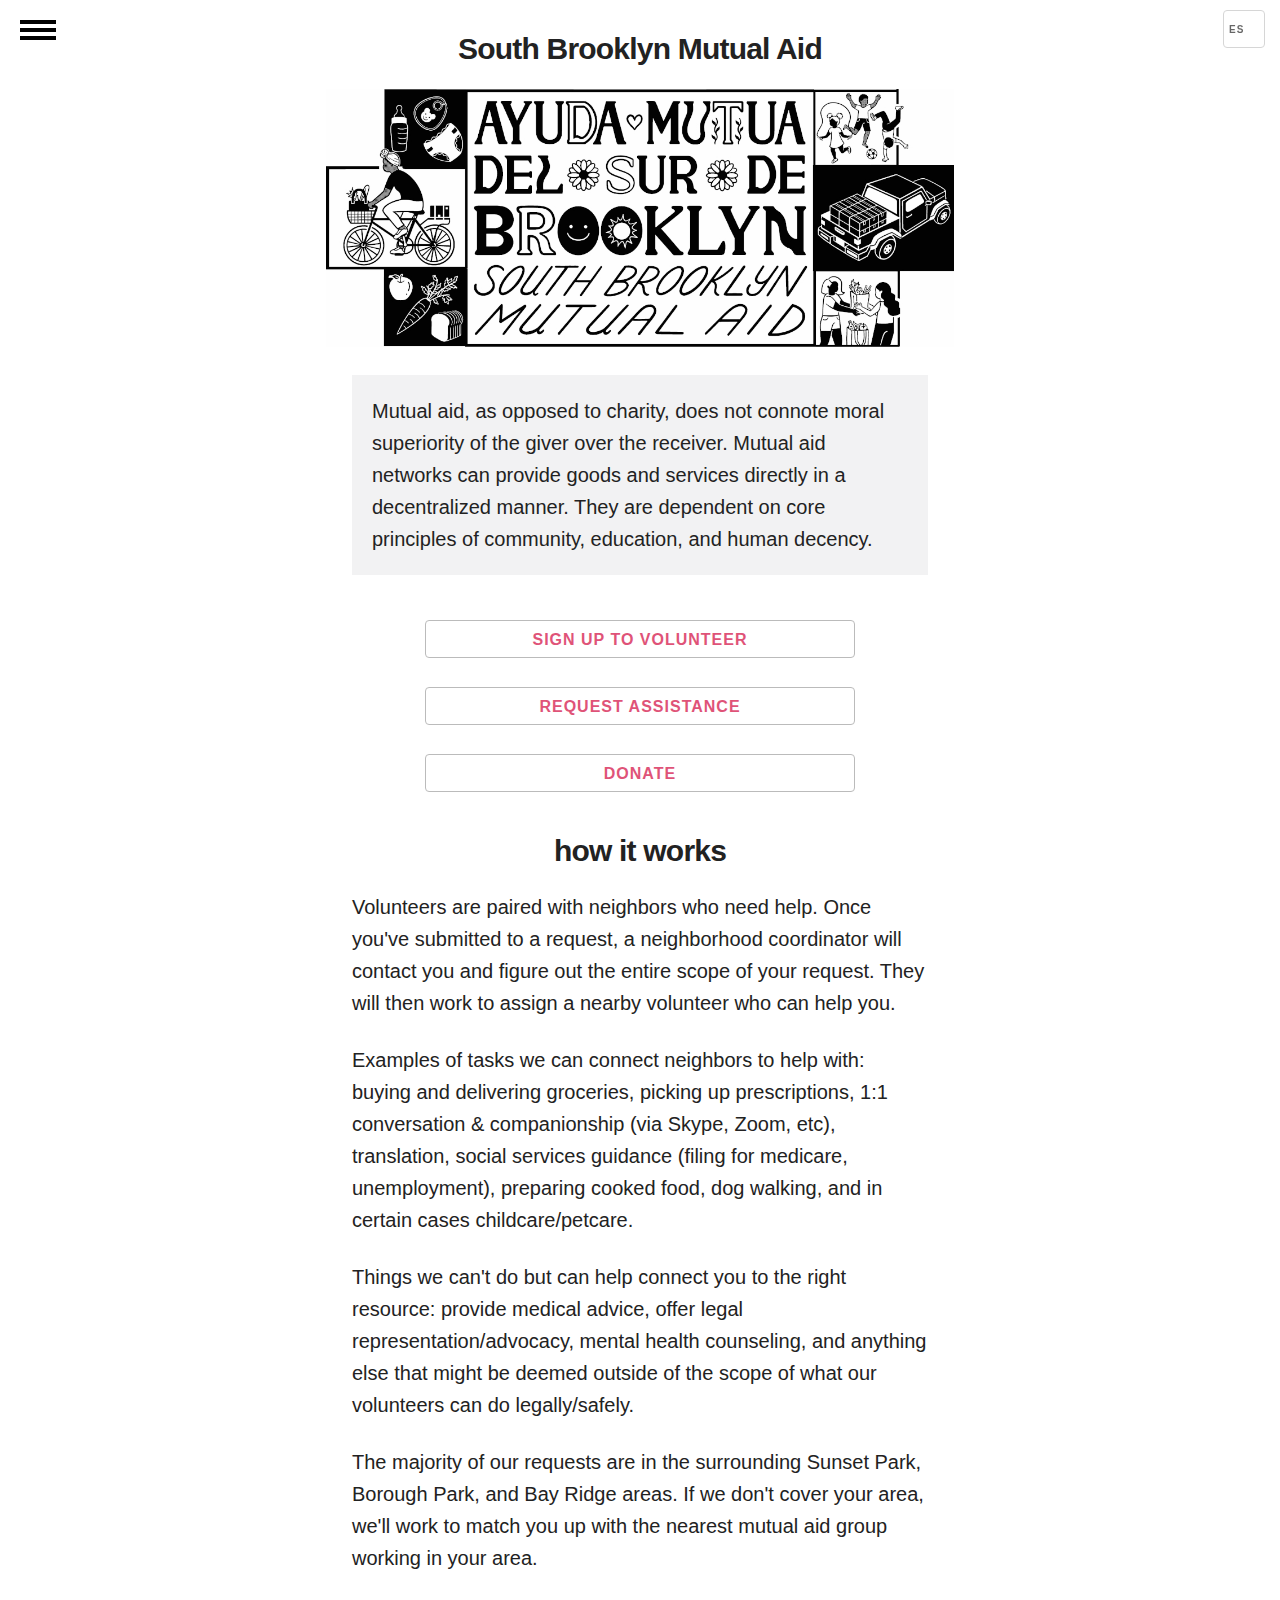
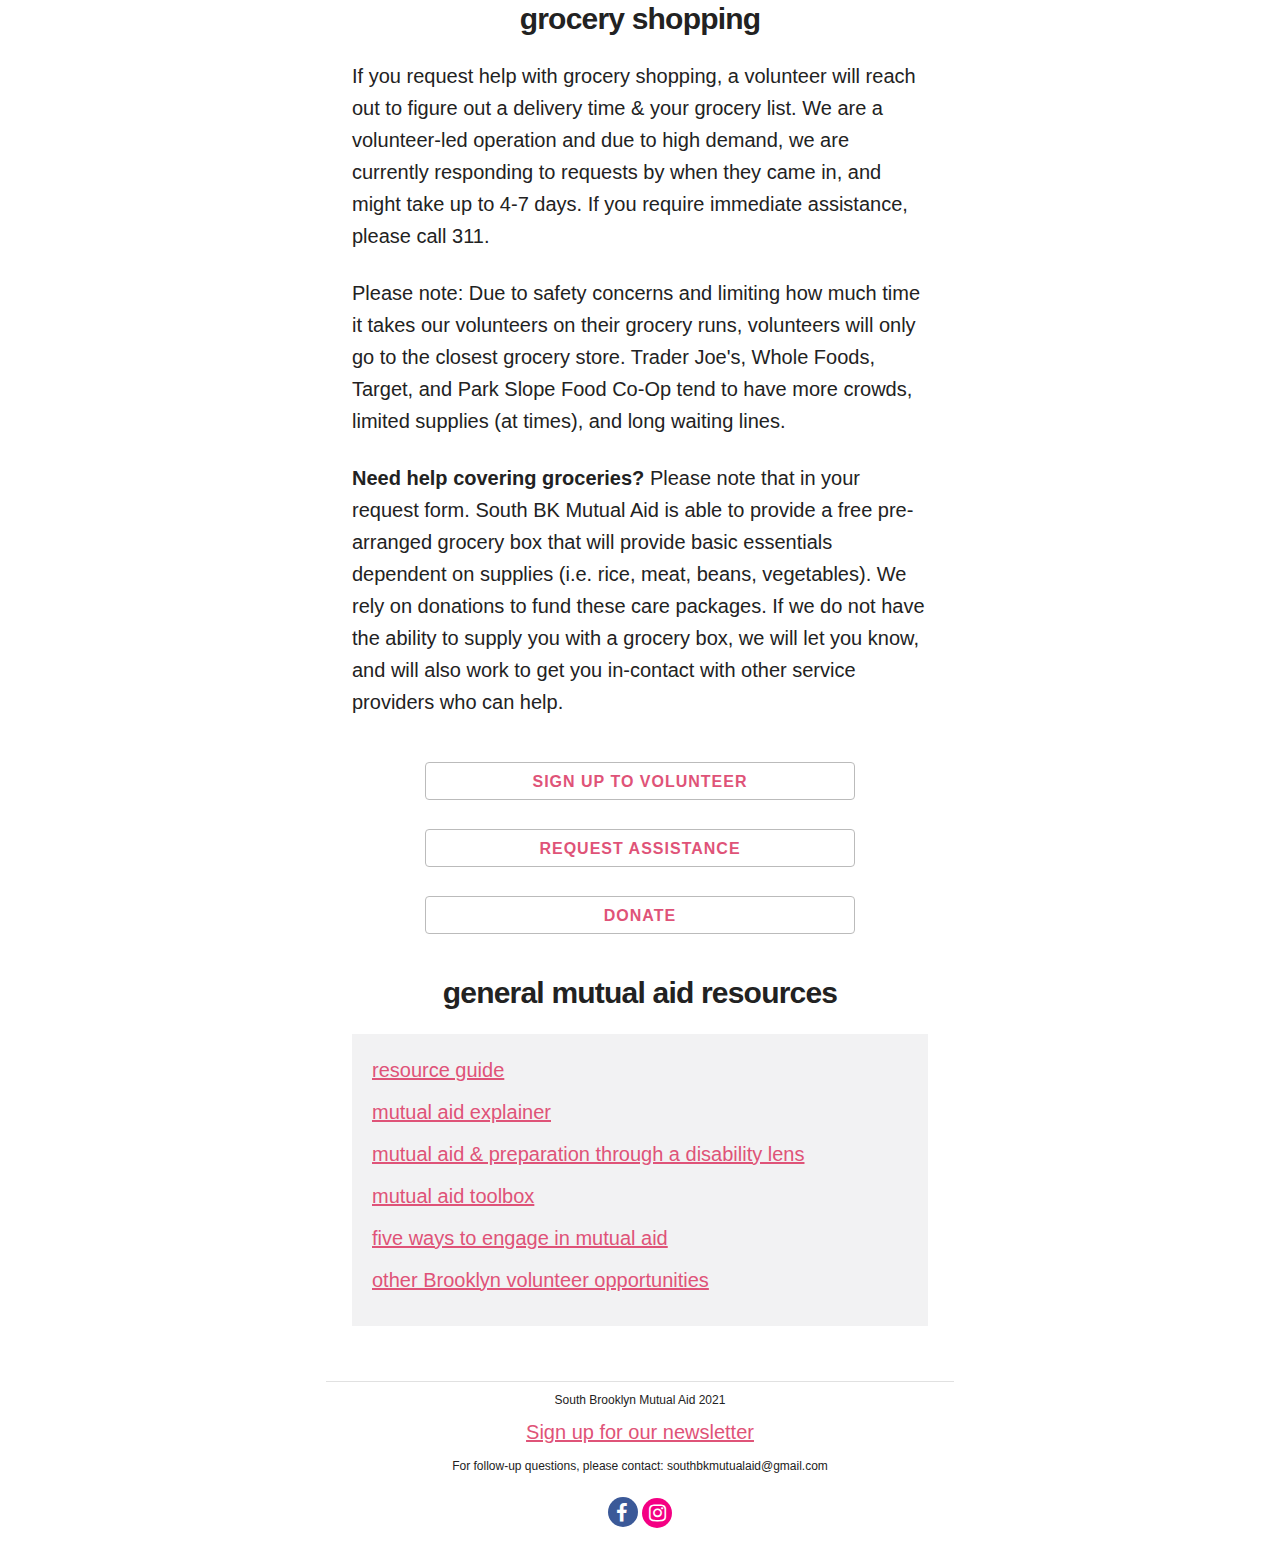
<file: index.html>
<!DOCTYPE html>
<html lang="en">
<head>
  <meta charset="utf-8">
  <title>South Brooklyn Mutual Aid</title>
  <meta name="description" content="Get to know your South Brooklyn neighbors and support one another">
  <meta name="author" content="a volunteer">

  <meta property="og:title" content="South Brooklyn Mutual Aid">
  <meta property="og:description" content="Get to know your South Brooklyn neighbors and support one another">
  <meta property="og:image" content="https://southbkmutualaid.com/images/SBKMA-hero.jpg">
  <meta property="og:url" content="https://southbkmutualaid.com/">

  <meta name="viewport" content="width=device-width, initial-scale=1">

  <link href="https://fonts.googleapis.com/css?family=Poppins:400,300,600" rel="stylesheet" type="text/css">
  <link rel="stylesheet" href="https://cdnjs.cloudflare.com/ajax/libs/font-awesome/4.7.0/css/font-awesome.min.css">

  <link rel="stylesheet" href="css/normalize.css">
  <link rel="stylesheet" href="css/skeleton.css">
  <link rel="stylesheet" href="css/twemoji-amazing.css">
  <link rel="stylesheet" href="css/sbk.css">
  <link rel="stylesheet" href="css/hamburger.css">

  <link rel="icon" type="image/png" href="images/favicon.png">

</head>
<body>
  <a class="button language" id="lang-toggle" onClick="languageToggle();">
    <span class="en-text">es <i class="twa twa-flag-mexico"></i></span>
    <span class="es-text">en <i class="twa twa-flag-united-states"></i></span>
  </a>
  <div class="nav-toggle">
    <div class="nav-toggle-bar"></div>
  </div>
  <nav class="nav">
    <ul>
      <li>
        <a class="en-text" href="community-market.html">
          <span class="en-text">COMMUNITY MARKET</span>
        </a>
        <a class="es-text" href="community-market.html?lang=es">  
          <span class="es-text">MERCADO COMUNITARIO</span>
        </a>
      </li>
      <li>
        <a class="en-text" href="food-guide.html">
          <span class="en-text">FOOD GUIDE</span>
        </a>
        <a class="es-text" href="food-guide.html?lang=es"> 
          <span class="es-text">GUÍA DE ALIMENTOS</span>
        </a>
      </li>
      <li>
        <a target="_blank" rel="noopener" href="https://ioby.org/project/south-brooklyn-mutual-aid">
          <span class="en-text">DONATE</span>
          <span class="es-text">DONA</span>
        </a>
      </li>
      <li>
        <a class="en-text" href="delivery-sign-up.html">
          <span>REQUEST ASSISTANCE</span>
        </a>
        <a class="es-text" href="delivery-sign-up.html?lang=es">
          <span>PIDE APOYO</span>
        </a>
      </li>
      <li>
        <a target="_blank" rel="noopener" href="https://docs.google.com/forms/d/e/1FAIpQLSev6-x2WLbeRPXKZ4bT-QXZ5vTcLBaGFGbZqxzygov1pcs0cQ/viewform">
          <span class="en-text">VOLUNTEER</span>
          <span class="es-text" id="voluntario">INSCRÍBITE COMO VOLUNTARI@</span>
        </a>
      </li>
      <li>
        <a target="_blank" rel="noopener" href="https://southbkmutualaid.us2.list-manage.com/subscribe?u=65791c917ff822ca7e028bf2d&id=9137dda0e2">
          <span class="en-text">NEWSLETTER</span>
          <span class="es-text">BOLETÍN DE NOTICIAS</span>
        </a>
      </li>
      <li>
        <a target="_blank" rel="noopener" href="https://facebook.com/groups/AyudaMutuaBrooklynSur" class="fa fa-facebook" style="padding-right: 1rem;"></a>
        <a target="_blank" rel="noopener" href="https://www.instagram.com/southbrooklynmutualaid/" class="fa fa-instagram"></a>
      </li>
    </ul>
  </nav>
  <header class="container">
    <div class="row">
      <div class="twelve columns" style="text-align: center; margin-top: 3%;">
        <h4>
          <strong class="en-text header-title">South Brooklyn Mutual Aid</strong>
          <strong class="es-text header-title">Ayuda Mutua del Sur de Brooklyn</strong>
        </h4>
      </div>
    </div>
    <div class="row">
      <div class="eight columns offset-by-two">
        <img id="help" class="u-full-width" src="images/SBKMA-hero.jpg" 
          alt="logo de Ayuda Mutua Sur de Brooklyn / South Brooklyn Mutual Aid logo"
        />
      </div>
    </div>
  </header>
  <main class="container">
    <div class="row">
      <div class="twelve columns main-text">
        <p class="block-text-accent en-text" style="margin-top: 5%;">
          Mutual aid, as opposed to charity, does not connote moral superiority of the giver over the receiver.  
          Mutual aid networks can provide goods and services directly in a decentralized manner. They are dependent on core 
          principles of community, education, and human decency.
        </p>
        <p class="block-text-accent es-text" style="margin-top: 5%;">
          Ayuda mutua, al opuesto de caridad, no significa superioridad moral del donante sobre el receptor.  
          Redes de ayuda mutua pueden prestar directamente productos y servicios en una manera descentralizada.  
          Dependen de principales centrales de comunidad, educación, y la decencia humana.
        </p>
      </div>
    </div>
    <div class="row">
      <div class="twelve columns">
        <a class="button action" target="_blank" rel="noopener" href="https://docs.google.com/forms/d/e/1FAIpQLSev6-x2WLbeRPXKZ4bT-QXZ5vTcLBaGFGbZqxzygov1pcs0cQ/viewform">
          <span class="en-text">sign up to volunteer</span>
          <span class="es-text" id="voluntario">inscríbete como voluntari@</span>
        </a>
      </div>
    </div>
    <div class="row">
      <div class="twelve columns">
        <a class="button action en-text" href="delivery-sign-up.html">
          <span>request assistance</span>
        </a>
        <a class="button action es-text" href="delivery-sign-up.html?lang=es">
          <span>pide apoyo</span>
        </a>
      </div>
    </div>
    <div class="row">
      <div class="twelve columns">
        <a class="button action" target="_blank" rel="noopener" href="https://ioby.org/project/south-brooklyn-mutual-aid">
          <span class="en-text">donate</span>
          <span class="es-text">dona</span>
        </a>
      </div>
    </div>
    <div class="row" style="margin-top: 3%;">
      <div class="twelve columns main-heading">
        <h4>
          <strong class="en-text">how it works</strong>
          <strong class="es-text">cómo funciona</strong>
        </h4>
      </div>
    </div>
    <div class="row">
      <div class="twelve columns main-text">
        <p class="en-text">
          Volunteers are paired with neighbors who need help. 
          Once you've submitted to a request, a neighborhood coordinator will contact you and figure out the entire scope of your request. 
          They will then work to assign a nearby volunteer who can help you.
        </p>
        <p class="es-text">
          Voluntari@s se emparejan con vecin@s que necesitan ayuda.  
          Después de entregar un pedido, un coordinador del barrio te contactará para entender mejor lo que has pedido.  
          Luego, el coordinador busca un/a voluntari@ en tu área que te puede ayudar.
        </p>
      </div>
    </div>
    <div class="row">
      <div class="twelve columns main-text">
        <p class="en-text">
          Examples of tasks we can connect neighbors to help with: buying and delivering groceries, picking up prescriptions, 
          1:1 conversation & companionship (via Skype, Zoom, etc), translation, social services guidance (filing for medicare, unemployment), 
          preparing cooked food, dog walking, and in certain cases childcare/petcare.
        </p>
        <p class="es-text">
          Ejemplos de trabajos que nuestr@s voluntari@s pueden hacer: comprar y traer alimentos, recoger recetas médicas, establecer contacto amable 
          (con Skype, Zoom, etc), traducir, apoyar con inscripción en servicios sociales (como medicare, SNAP, desempleo, etc.), 
          preparar comidas, tomar los perros en camino, y a veces cuidar a l@s niñ@ y las mascotas.
        </p>
      </div>
    </div>
    <div class="row">
      <div class="twelve columns main-text">
        <p class="en-text">
          Things we can't do but can help connect you to the right resource: 
          provide medical advice, offer legal representation/advocacy, mental health counseling, and anything else that 
          might be deemed outside of the scope of what our volunteers can do legally/safely.
        </p>
        <p class="es-text">
          Hay algunas cosas que no podemos hacer, pero es posible que te podemos conectar con recursos útiles.  
          Unos ejemplos: ofrecer avisos médicos o psicológicos, ofrecer representación legal, y cualquier otra 
          cosa que puede ser fuera de lo que nuestr@s voluntati@s pueden hacer legalmente y seguramente.
        </p>
      </div>
    </div>
    <div class="row">
      <div class="twelve columns main-text">
        <p class="en-text">
          The majority of our requests are in the surrounding Sunset Park, Borough Park, and Bay Ridge areas. 
          If we don't cover your area, we'll work to match you up with the nearest mutual aid group working in your area. 
        </p>
        <p class="es-text">
          La mayoridad de los pedidos que recibimos son del área cerca de Sunset Park, Borough Park, y Bay Ridge.  
          Si no cubrimos tu barrio, intentamos emparejarte con un grupo de ayuda mutua más cerca de ti.
        </p>
      </div>
    </div>
    <div class="row">
      <div class="twelve columns main-heading">
        <h4>
          <strong class="en-text">grocery shopping</strong>
          <strong class="es-text">ir de compras para alimentos</strong>
        </h4>
      </div>
    </div>
    <div class="row">
      <div class="twelve columns main-text">
        <p class="en-text">
          If you request help with grocery shopping, a volunteer will reach out to figure out a delivery time & your grocery list. 
          We are a volunteer-led operation and due to high demand, we are currently responding to requests by when they came in, 
          and might take up to 4-7 days. If you require immediate assistance, please call 311.                                                                                               
        </p>
        <p class="es-text">
          Si pides apoyo con comprar alimentos, un@ voluntari@ te contactará para arreglar un tiempo de traer alimentos, 
          y confirmar lo que trae. Somos un grupo de voluntari@s y como hay mucha demanda, en este momento respondemos a 
          pedidos tan pronto como podamos después de recibirlos.  Es probable que esperarás 4-7 días para una respuesta. 
          Si necesitas ayuda inmediatamente, por favor llama a 311.                                                                                              
        </p>
      </div>
    </div>
    <div class="row">
      <div class="twelve columns main-text">
        <p class="en-text">
          Please note: Due to safety concerns and limiting how much time it takes our volunteers on their grocery runs, 
          volunteers will only go to the closest grocery store. Trader Joe's, Whole Foods, Target, and 
          Park Slope Food Co-Op tend to have more crowds, limited supplies (at times), and long waiting lines.
        </p>
        <p class="es-text">
          Ten en cuento: A causa de preocupaciones de seguridad, l@s voluntari@s irán a la tienda más próxima.  
          En tiendas como Trader Joe’s, Whole Foods, Target, y la Cooperativa de Park Slope normalmente hay mucha gente, 
          provisiones limitadas, y filas muy largas.  No pedimos que nuestr@s voluntari@s vayan allá.
        </p>
      </div>
    </div>
    <div class="row">
      <div class="twelve columns main-text">
        <p class="en-text">
          <strong>Need help covering groceries?</strong> Please note that in your request form. South BK Mutual Aid is able to provide a free pre-arranged 
          grocery box that will provide basic essentials dependent on supplies (i.e. rice, meat, beans, vegetables). We rely on donations 
          to fund these care packages. If we do not have the ability to supply you with a grocery box, we will let you know, and will 
          also work to get you in-contact with other service providers who can help.
        </p>
        <p class="es-text">
          <strong>¿Necesitas ayuda pagar por los alimentos?</strong> Favor de decirnos en la forma. Ayuda Mutua de Brooklyn del Sur puede ofrecer una caja de 
          despensa estándar que contiene comestibles esenciales (arroz, pollo, frijoles, vegetales, etc - los contentos exactos dependen
          en lo que está disponible).  Dependemos en donaciones para pagar por las despensas.  Si no tenemos capacidad de ofrecerte una 
          caja de despensa, te diremos, y también trabajaremos para conectarte con otros servicios que te pueden ayudar.
        </p>
      </div>
    </div>
    <div class="row">
      <div class="twelve columns">
        <a class="button action" target="_blank" rel="noopener" href="https://docs.google.com/forms/d/e/1FAIpQLSev6-x2WLbeRPXKZ4bT-QXZ5vTcLBaGFGbZqxzygov1pcs0cQ/viewform">
          <span class="en-text">sign up to volunteer</span>
          <span class="es-text" id="voluntario">inscríbete como voluntari@</span>
        </a>
      </div>
    </div>
    <div class="row">
      <div class="twelve columns">
        <a class="button action en-text" href="delivery-sign-up.html">
          <span>request assistance</span>
        </a>
        <a class="button action es-text" href="delivery-sign-up.html?lang=es">
          <span>pide apoyo</span>
        </a>
      </div>
    </div>
    <div class="row">
      <div class="twelve columns">
        <a class="button action" target="_blank" rel="noopener" href="https://ioby.org/project/south-brooklyn-mutual-aid">
          <span class="en-text">donate</span>
          <span class="es-text">dona</span>
        </a>
      </div>
    </div>
    <div class="row" style="margin-top: 3%;">
      <div class="twelve columns main-heading">
        <h4>
          <strong class="en-text">general mutual aid resources</strong>
          <strong class="es-text">recursos generales para ayuda mutua</strong>
        </h4>
      </div>
    </div>
    <div class="row">
      <div class="twelve columns main-text">
        <ul class="block-text-accent">
          <li class="plain-list">
            <a class="resource-anchor" target="_blank" rel="noopener" href="https://mutualaid.nyc/resources-groups/">
              <span class="en-text">resource guide</span>
              <span class="es-text">guía de recursos</span>
            </a>
          </li>
          <li class="plain-list">
            <a class="resource-anchor" target="_blank" rel="noopener" href="https://itsgoingdown.org/what-can-we-do-a-mutual-aid-explainer/">
              <span class="en-text">mutual aid explainer</span>
              <span class="es-text">explicación de ayuda mutua</span>
            </a>
          </li>
          <li class="plain-list">
            <a class="resource-anchor" target="_blank" rel="noopener" href="https://docs.google.com/document/d/1rIdpKgXeBHbmM3KpB5NfjEBue8YN1MbXhQ7zTOLmSyo/edit?usp=sharing">
              <span class="en-text">mutual aid & preparation through a disability lens</span>
              <span class="es-text">ayuda mutua & preparación y las discapacidades</span>
            </a>
          </li>
          <li class="plain-list">
            <a class="resource-anchor" target="_blank" rel="noopener" href="http://bigdoorbrigade.com/mutual-aid-toolbox/?fbclid=IwAR1D_mlK-3SEjLWn1KoJF65_bn-3o_Pa8UEhiLPeujnIbzoZ761x2oXkqew">
              <span class="en-text">mutual aid toolbox</span>
              <span class="es-text">herramientos para ayuda mutua</span>
            </a>
          </li>
          <li class="plain-list">
            <a class="resource-anchor" target="_blank" rel="noopener" href="https://www.anarchistagency.com/commentary/five-ways-you-can-engage-in-mutual-aid-now/?fbclid=IwAR2KXOi5xJ3hpYPWfyEiXlTRQu7ofY0OcJJofBmQrvPxTDDQrfYKD_oKzz4">
              <span class="en-text">five ways to engage in mutual aid</span>
              <span class="es-text">cinco modos de participar en ayuda mutua</span>
            </a>
          </li>
          <li class="plain-list">
            <a class="resource-anchor" target="_blank" rel="noopener" href="https://docs.google.com/spreadsheets/d/1RduJEBqZFa9jXgDZskga06cH52mDR87yoNdXIajLOsU/edit#gid=433515421">
              <span class="en-text">other Brooklyn volunteer opportunities</span>
              <span class="es-text">otras oportunidades para ser voluntari@ en Brooklyn</span>
            </a>
          </li>
        </ul>
      </div>
    </div>
  </main>
  <footer class="container">
    <div class="row">
      <div class="eight columns offset-by-two">
        <hr style="margin-bottom: 5px;"/>
      </div>
    </div>
    <div class="row">
      <div class="twelve columns main-text" style="text-align: center;">
        <p style="margin-bottom: 5px;">
          <small class="en-text">
            South Brooklyn Mutual Aid 2021
          </small>
          <small class="es-text">
            Ayuda Mutua del Sur de Brooklyn 2021
          </small>
        </p>
      </div>
    </div>
    <div class="row">
      <div class="twelve columns main-text" style="text-align: center;">
        <p style="margin-bottom: 5px;">
          <small class="en-text">
            <a target="_blank" rel="noopener" href="https://southbkmutualaid.us2.list-manage.com/subscribe?u=65791c917ff822ca7e028bf2d&id=9137dda0e2">Sign up for our newsletter</a>
          </small>
          <small class="es-text">
            <a target="_blank" rel="noopener" href="https://southbkmutualaid.us2.list-manage.com/subscribe?u=65791c917ff822ca7e028bf2d&id=9137dda0e2">Inscríbete en nuestro boletín de noticias</a>
          </small>
        </p>
      </div>
    </div>
    <div class="row">
      <div class="twelve columns main-text" style="text-align: center;">
        <p style="margin-bottom: 2rem;">
          <small class="en-text">
            For follow-up questions, please contact: southbkmutualaid@gmail.com
          </small>
          <small class="es-text">
            Contacta southbkmutualaid@gmail.com con preguntas
          </small>
        </p>
      </div>
    </div>
    <div class="row" style="margin-bottom: 2rem;">
      <div class="twelve columns" style="text-align: center;">
        <a target="_blank" rel="noopener" href="https://facebook.com/groups/AyudaMutuaBrooklynSur" class="fa fa-facebook" style="padding-right: 1rem;"></a>
        <a target="_blank" rel="noopener" href="https://www.instagram.com/southbrooklynmutualaid/" class="fa fa-instagram"></a>
      </div>
    </div>
  </footer>
  <script src="js/translation.js"></script>
  <script src="js/hamburger.js"></script>
</body>
</html>
</file>
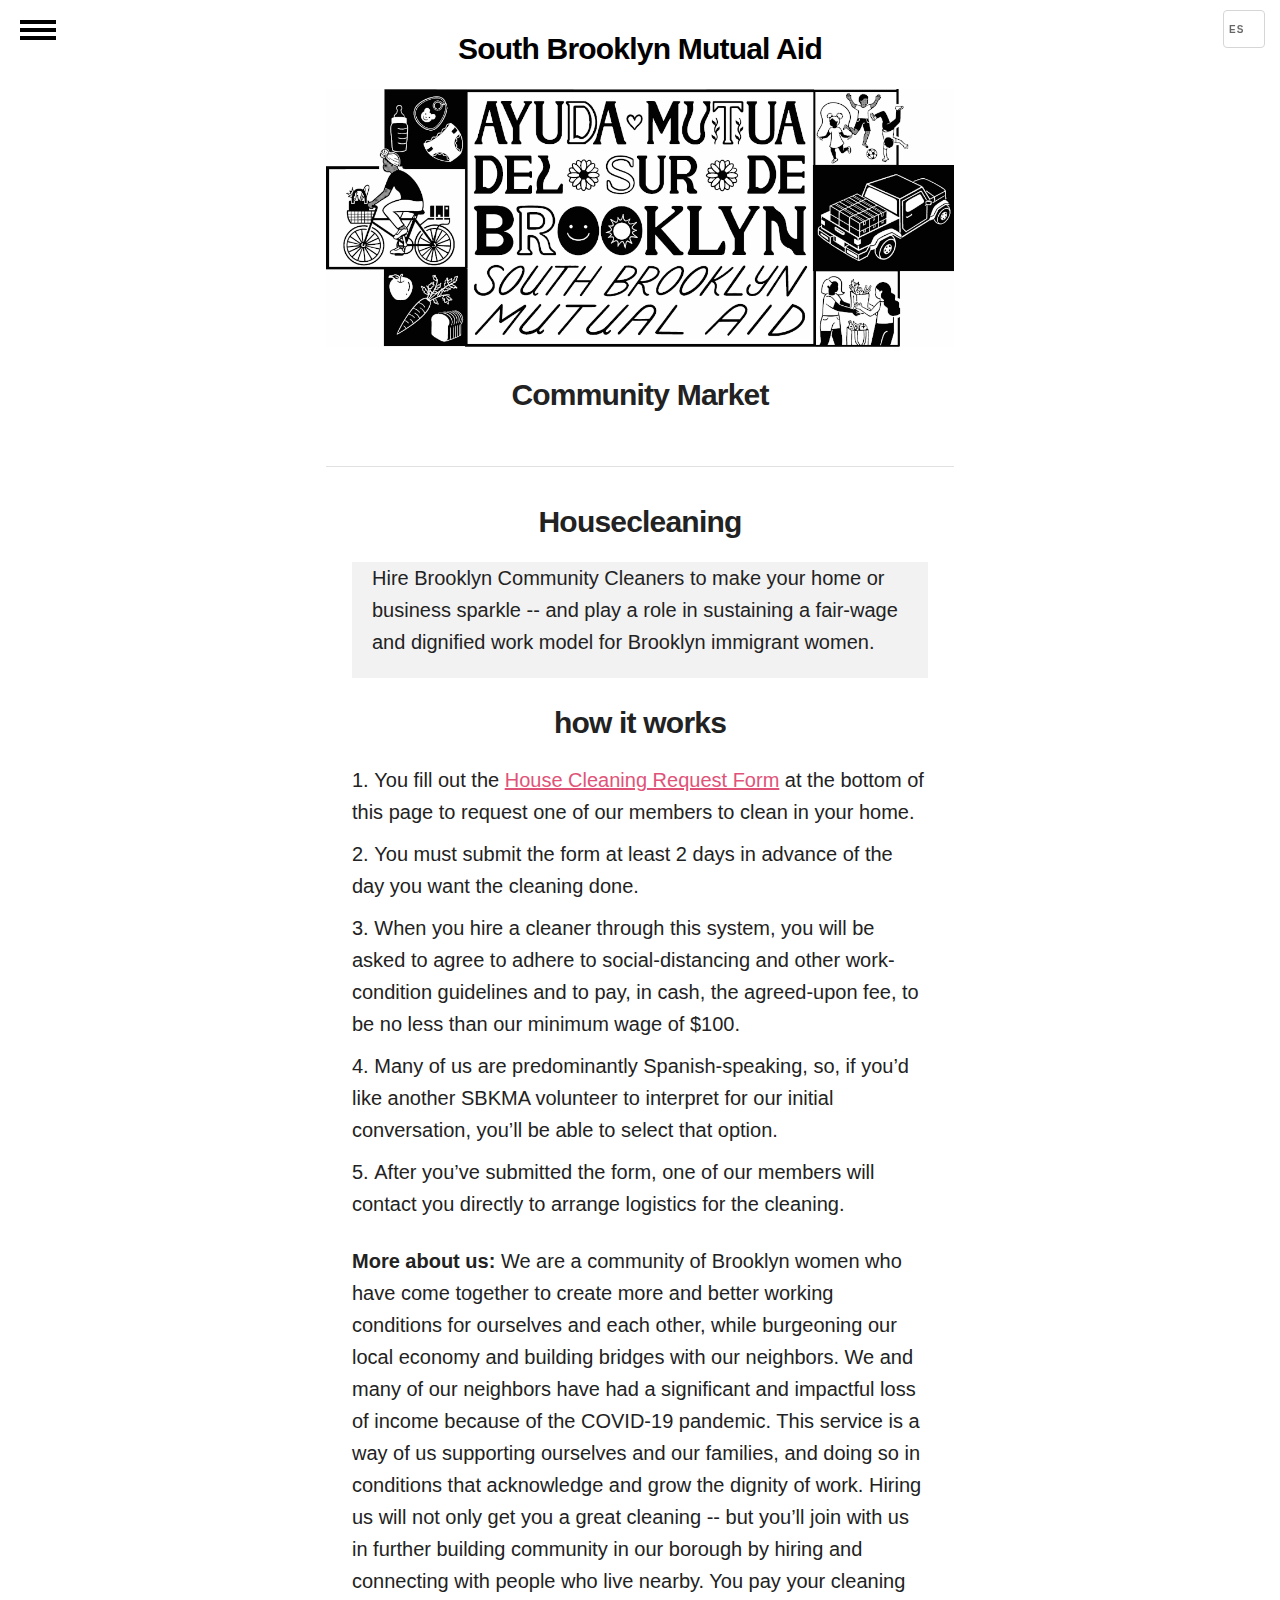
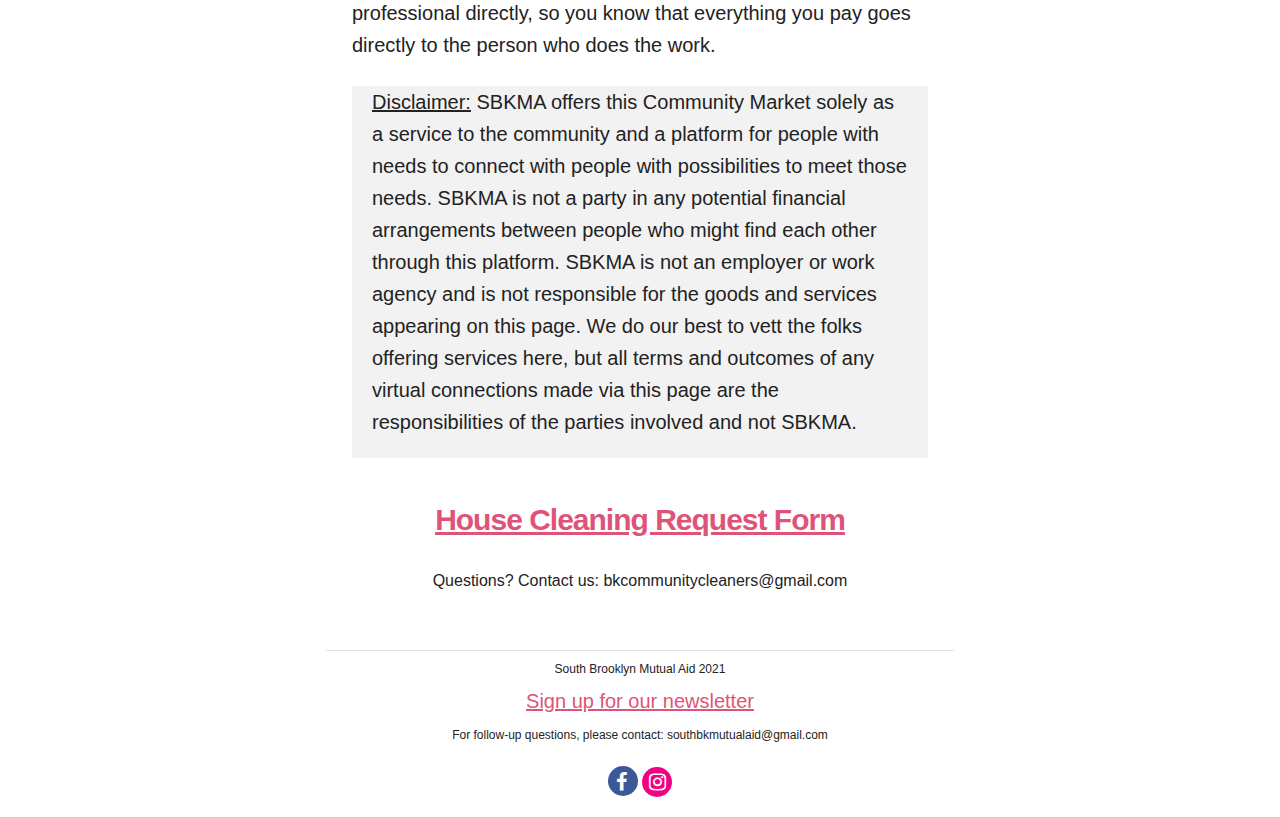
<file: community-market.html>
<!DOCTYPE html>
<html lang="en">
<head>
  <meta charset="utf-8">
  <title>South Brooklyn Mutual Aid</title>
  <meta name="description" content="Get to know your South Brooklyn neighbors and support one another">
  <meta name="author" content="a volunteer">

  <meta property="og:title" content="South Brooklyn Mutual Aid">
  <meta property="og:description" content="Get to know your South Brooklyn neighbors and support one another">
  <meta property="og:image" content="https://southbkmutualaid.com/images/SBKMA-hero.jpg">
  <meta property="og:url" content="https://southbkmutualaid.com/">

  <meta name="viewport" content="width=device-width, initial-scale=1">

  <link href="https://fonts.googleapis.com/css?family=Poppins:400,300,600" rel="stylesheet" type="text/css">
  <link rel="stylesheet" href="https://cdnjs.cloudflare.com/ajax/libs/font-awesome/4.7.0/css/font-awesome.min.css">

  <link rel="stylesheet" href="css/normalize.css">
  <link rel="stylesheet" href="css/skeleton.css">
  <link rel="stylesheet" href="css/twemoji-amazing.css">
  <link rel="stylesheet" href="css/sbk.css">
  <link rel="stylesheet" href="css/hamburger.css">

  <link rel="icon" type="image/png" href="images/favicon.png">

</head>
<body>
  <a class="button language" id="lang-toggle" onClick="languageToggle();">
    <span class="en-text">es <i class="twa twa-flag-mexico"></i></span>
    <span class="es-text">en <i class="twa twa-flag-united-states"></i></span>
  </a>
  <div class="nav-toggle">
    <div class="nav-toggle-bar"></div>
  </div>
  <nav class="nav">
    <ul>
      <li>
        <a onclick="goToPageWithLang('/')" href="#">
          <span class="en-text">HOME</span>
          <span class="es-text">PÁGINA PRINCIPAL</span>
        </a>
      </li>
      <li>
        <a href="">
          <span class="en-text">COMMUNITY MARKET</span>
          <span class="es-text">MERCADO COMUNITARIO</span>
        </a>
      </li>
      <li>
        <a class="en-text" href="food-guide.html">
          <span class="en-text">FOOD GUIDE</span>
        </a>
        <a class="es-text" href="food-guide.html?lang=es"> 
          <span class="es-text">GUÍA DE ALIMENTOS</span>
        </a>
      </li>
      <li>
        <a target="_blank" rel="noopener" href="https://ioby.org/project/south-brooklyn-mutual-aid">
          <span class="en-text">DONATE</span>
          <span class="es-text">DONA</span>
        </a>
      </li>
      <li>
        <a class="en-text" href="delivery-sign-up.html">
          <span>REQUEST ASSISTANCE</span>
        </a>
        <a class="es-text" href="delivery-sign-up.html?lang=es">
          <span >PIDE APOYO</span>
        </a>
      </li>
      <li>
        <a target="_blank" rel="noopener" href="https://docs.google.com/forms/d/e/1FAIpQLSev6-x2WLbeRPXKZ4bT-QXZ5vTcLBaGFGbZqxzygov1pcs0cQ/viewform">
          <span class="en-text">VOLUNTEER</span>
          <span class="es-text" id="voluntario">INSCRÍBITE COMO VOLUNTARI@</span>
        </a>
      </li>
      <li>
        <a target="_blank" rel="noopener" href="https://southbkmutualaid.us2.list-manage.com/subscribe?u=65791c917ff822ca7e028bf2d&id=9137dda0e2">
          <span class="en-text">NEWSLETTER</span>
          <span class="es-text">BOLETÍN DE NOTICIAS</span>
        </a>
      </li>
      <li>
        <a target="_blank" rel="noopener" href="https://facebook.com/groups/AyudaMutuaBrooklynSur" class="fa fa-facebook" style="padding-right: 1rem;"></a>
        <a target="_blank" rel="noopener" href="https://www.instagram.com/southbrooklynmutualaid/" class="fa fa-instagram"></a>
      </li>
    </ul>
  </nav>
  <header class="container">
    <div class="row">
      <div class="twelve columns" style="text-align: center; margin-top: 3%;">
        <h4>
          <strong class="en-text">
            <a onclick="goToPageWithLang('/')" href="#" class="header-title">South Brooklyn Mutual Aid</a>
          </strong>
          <strong class="es-text">
            <a onclick="goToPageWithLang('/')" href="#" class="header-title">Ayuda Mutua del Sur de Brooklyn</a>
          </strong>
        </h4>
      </div>
    </div>
    <div class="row">
      <div class="eight columns offset-by-two">
        <a onclick="goToPageWithLang('/')" href="#" >
          <img id="help" class="u-full-width" src="images/SBKMA-hero.jpg" 
            alt="logo de Ayuda Mutua Sur de Brooklyn / South Brooklyn Mutual Aid logo"
          />
        </a>
      </div>
    </div>
  </header>
  <main class="container">
    <div class="row">
      <div class="twelve columns" style="text-align: center; margin-top: 3%">
        <h4>
          <strong class="en-text">Community Market</strong>
          <strong class="es-text">Mercado Comunitario</strong>
        </h4>
      </div>
    </div>
    <div class="row">
      <div class="eight columns offset-by-two">
        <hr/>
      </div>
    </div>
    <div class="row">
      <div class="twelve columns main-heading">
        <h4>
          <strong class="en-text">Housecleaning</strong>
          <strong class="es-text">Limpieza de la casa</strong>
        </h4>
      </div>
    </div>
    <div class="row">
      <div class="twelve columns main-text">
        <p class="block-text-accent en-text" style="padding-top: 0; margin-top: 0">
          Hire Brooklyn Community Cleaners to make your home or business sparkle -- 
          and play a role in sustaining a fair-wage and dignified work model for Brooklyn immigrant women.
        </p>
        <p class="block-text-accent es-text">
          Contrate a Limpiadoras Comunitarias de Brooklyn para embellecer a su hogar – y contribuya a mantener
           un modelo de salario justo y trabajo digno para las mujeres inmigrantes de Brooklyn que fueron 
           impactadas por la pandemia.
        </p>
      </div>
    </div>
    <div class="row">
      <div class="twelve columns main-heading">
        <h4>
          <strong class="en-text">how it works</strong>
          <strong class="es-text">cómo funciona</strong>
        </h4>
      </div>
    </div>
    <div class="row">
      <div class="twelve columns main-text">
        <ol>
          <li>
            <span class="en-text">
              You fill out the <a target="_blank" rel="noopener" href="https://forms.gle/hTVLXp2HQKPcCieJ9">House Cleaning Request Form</a> at the bottom of this page 
              to request one of our members to clean in your home.
            </span>
            <span class="es-text">
              Llene el <a target="_blank" rel="noopener" href="https://forms.gle/hTVLXp2HQKPcCieJ9">Formulario para Solicitar Limpieza de Casas</a> al final de esta 
              página para contratar a uno de nuestros miembros para que limpie su hogar.
            </span>
          </li>
          <li>
            <span class="en-text">
              You must submit the form at least 2 days in advance of the day you want the cleaning done.
            </span>
            <span class="es-text">
              Deberá enviar el formulario al menos dos días antes del día que desea la limpieza.
            </span>
          </li>
          <li>
            <span class="en-text">
              When you hire a cleaner through this system, you will be asked to agree to adhere to social-distancing and other work-condition guidelines and to pay, 
              in cash, the agreed-upon fee, to be no less than our minimum wage of $100.

            </span>
            <span class="es-text">
              Cuando contrata a un miembro a través de este sistema, se le pedirá que acepte cumplir con las pautas de distanciamiento social y otras condiciones 
              laborales y que pague, en efectivo, la tarifa acordada que no será inferior a nuestro salario mínimo de $100.
            </span>
          </li>
          <li>
            <span class="en-text">
              Many of us are predominantly Spanish-speaking, so, if you’d like another SBKMA volunteer to 
              interpret for our initial conversation, you’ll be able to select that option.
            </span>
            <span class="es-text">
              La mayoría de nosotros hablamos Inglés y Español, así que si le gustaría que otro miembro de SBKMA esté presente para traducir durante su primer 
              encuentro, podrá seleccionar esa opción en el formulario. 
            </span>
          </li>
          <li>
            <span class="en-text">
              After you’ve submitted the form, one of our members will contact you directly to arrange logistics for the cleaning.
            </span>
            <span class="es-text">
              Después de que haya enviado el formulario, uno de nuestros miembros se contactará con usted directamente para organizar el servicio de limpieza.
            </span>
          </li>
        </ol>
      </div>
    </div>
    <div class="row">
      <div class="twelve columns main-text">
        <p class="en-text">
          <strong>More about us:</strong>  We are a community of Brooklyn women who have come together to create more and better working conditions for ourselves and each other, 
          while burgeoning our local economy and building bridges with our neighbors. We and many of our neighbors have had a significant and impactful loss of 
          income because of the COVID-19 pandemic. This service is a way of us supporting ourselves and our families, and doing so in conditions that acknowledge 
          and grow the dignity of work. Hiring us will not only get you a great cleaning -- but you’ll join with us in further building community in our borough 
          by hiring and connecting with people who live nearby. You pay your cleaning professional directly, so you know that everything you pay goes directly to 
          the person who does the work.
        </p>
        <p class="es-text">
          <strong>Acerca de Nosotros:</strong> Somos una comunidad de mujeres de Brooklyn que nos hemos unido para crear más y mejores condiciones de trabajo para nuestra comunidad para fortalecer 
          nuestra economía local y establecer relaciones con nuestros vecinos. Nosotras y muchos de nuestros vecinos hemos tenido una pérdida de ingresos 
          significativa e impactante debido a la pandemia de COVID-19. Este servicio es una forma de mantenernos a nosotras mismas y a nuestras familias, y 
          hacerlo en condiciones que reconocen y mejoran la dignidad del trabajo. Contratarnos no solo le brindará una excelente limpieza, sino que también nos 
          ayudará a establecer y fortalecer aún más la comunidad en nuestro municipio al contratar y conectarse con personas que viven cerca. Usted paga 
          directamente a su profesional de limpieza, por lo que sabe que todo lo que paga va directamente a la persona que hace el trabajo.
        </p>
      </div>
    </div>
    <div class="row">
      <div class="twelve columns main-text">
        <p class="block-text-accent en-text" style="padding-top: 0; margin-top: 0">
          <u>Disclaimer:</u> SBKMA offers this Community Market solely as a service to the community and a platform for people with needs to connect with people with 
          possibilities to meet those needs. SBKMA is not a party in any potential financial arrangements between people who might find each other through this 
          platform. SBKMA is not an employer or work agency and is not responsible for the goods and services appearing on this page. We do our best to vett the 
          folks offering services here, but all terms and outcomes of any virtual connections made via this page are the responsibilities of the parties involved 
          and not SBKMA.
        </p>
        <p class="block-text-accent es-text">
          <u>Descargo de responsabilidad:</u> SBKMA ofrece este Mercado Comunitario solamente como un servicio a la comunidad y una plataforma para las personas de 
          bajos recursos para conectarse con otras personas que puedan satisfacer sus necesidades económicas. SBKMA no es parte de ningún acuerdo financiero 
          potencial entre las personas que se encuentran a través de esta plataforma. SBKMA no es un empleador ni una agencia de trabajo, y no es responsable 
          de los bienes y servicios que aparecen en esta página. Hacemos nuestro mejor esfuerzo para investigar a las personas que interactúan aquí, pero todos 
          los términos y resultados de cualquier conexión virtual realizada a través de esta página son responsabilidad de las personas involucradas y no de 
          SBKMA. 
        </p>
      </div>
    </div>
    <div class="row">
      <div class="twelve columns main-heading">
        <h1>
          <strong class="en-text">
            <a target="_blank" rel="noopener" href="https://forms.gle/hTVLXp2HQKPcCieJ9" style="font-size: 30px !important;">House Cleaning Request Form</a>
          </strong>
          <strong class="es-text">
            <a target="_blank" rel="noopener" href="https://forms.gle/hTVLXp2HQKPcCieJ9" style="font-size: 30px !important;">Formulario de Solicitud de Limpieza de la Casa</a>
          </strong>
        </h1>
      </div>
    </div>
    <div class="row">
      <div class="twelve columns main-text" style="text-align: center;">
        <p>
          <small class="en-text">
            Questions? Contact us: bkcommunitycleaners@gmail.com
          </small>
          <small class="es-text">
            ¿Preguntas? Contáctenos: bkcommunitycleaners@gmail.com
          </small>
        </p>
      </div>
    </div>
  </main>
  <footer class="container">
    <div class="row">
      <div class="eight columns offset-by-two">
        <hr style="margin-bottom: 5px;"/>
      </div>
    </div>
    <div class="row">
      <div class="twelve columns main-text" style="text-align: center;">
        <p style="margin-bottom: 5px;">
          <small class="en-text">
            South Brooklyn Mutual Aid 2021
          </small>
          <small class="es-text">
            Ayuda Mutua del Sur de Brooklyn 2021
          </small>
        </p>
      </div>
    </div>
    <div class="row">
      <div class="twelve columns main-text" style="text-align: center;">
        <p style="margin-bottom: 5px;">
          <small class="en-text">
            <a target="_blank" rel="noopener" href="https://southbkmutualaid.us2.list-manage.com/subscribe?u=65791c917ff822ca7e028bf2d&id=9137dda0e2">Sign up for our newsletter</a>
          </small>
          <small class="es-text">
            <a target="_blank" rel="noopener" href="https://southbkmutualaid.us2.list-manage.com/subscribe?u=65791c917ff822ca7e028bf2d&id=9137dda0e2">Inscríbete en nuestro boletín de noticias</a>
          </small>
        </p>
      </div>
    </div>
    <div class="row">
      <div class="twelve columns main-text" style="text-align: center;">
        <p style="margin-bottom: 2rem;">
          <small class="en-text">
            For follow-up questions, please contact: southbkmutualaid@gmail.com
          </small>
          <small class="es-text">
            Contacta southbkmutualaid@gmail.com con preguntas
          </small>
        </p>
      </div>
    </div>
    <div class="row" style="margin-bottom: 2rem;">
      <div class="twelve columns" style="text-align: center;">
        <a target="_blank" rel="noopener" href="https://facebook.com/groups/AyudaMutuaBrooklynSur" class="fa fa-facebook" style="padding-right: 1rem;"></a>
        <a target="_blank" rel="noopener" href="https://www.instagram.com/southbrooklynmutualaid/" class="fa fa-instagram"></a>
      </div>
    </div>
  </footer>
  <script src="js/translation.js"></script>
  <script src="js/hamburger.js"></script>
</body>
</html>
</file>
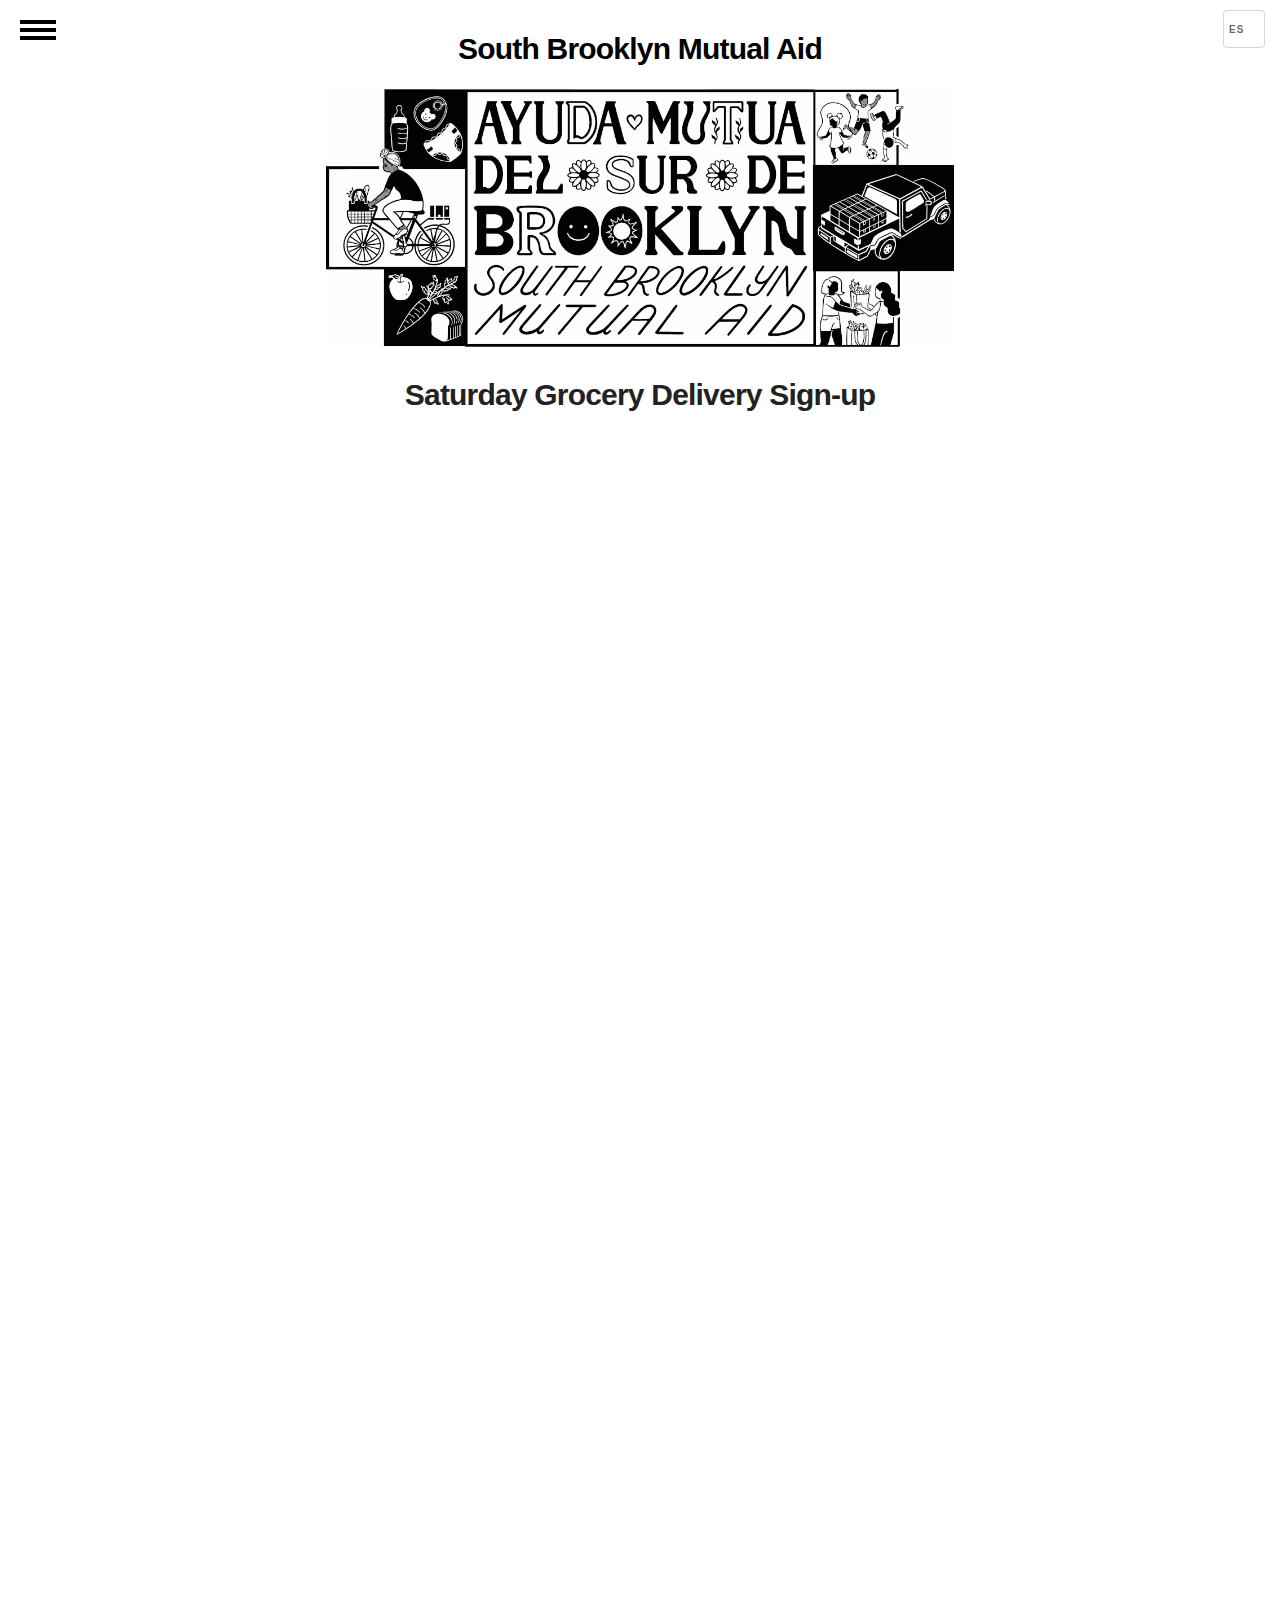
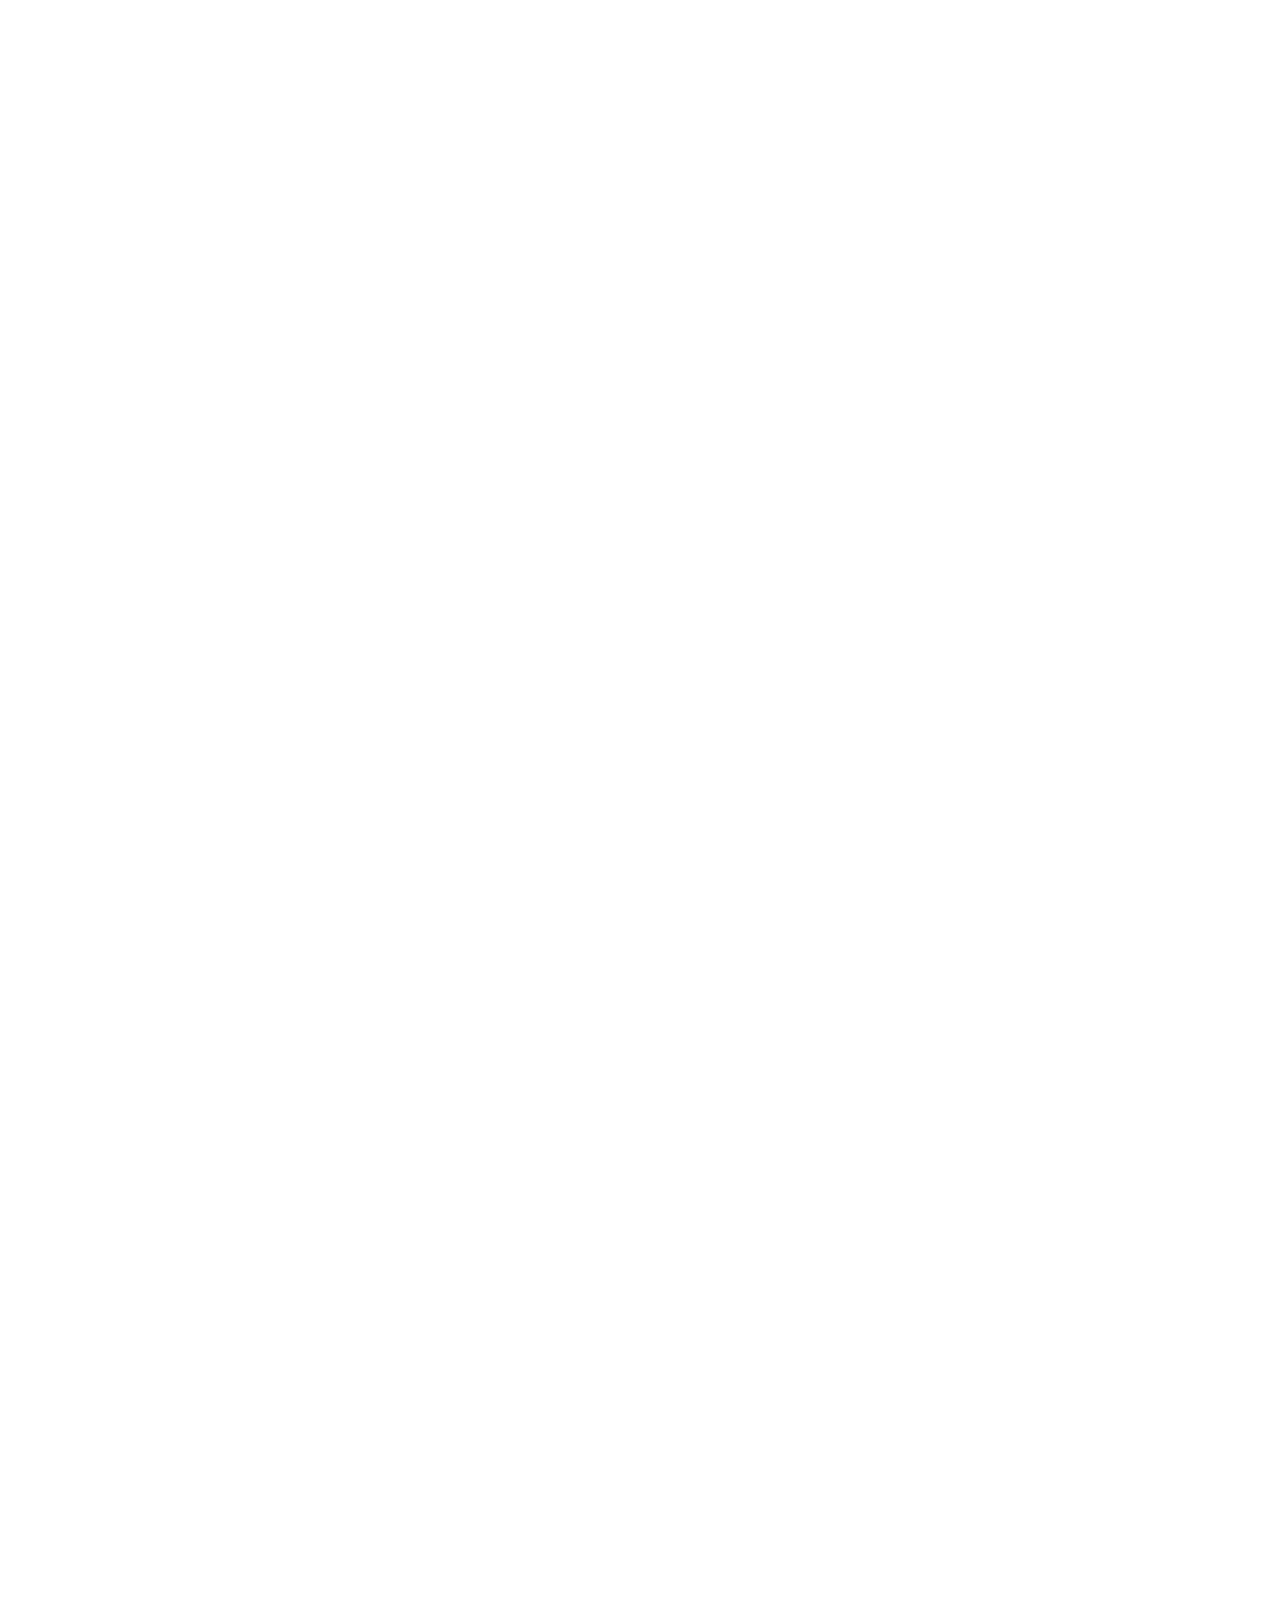
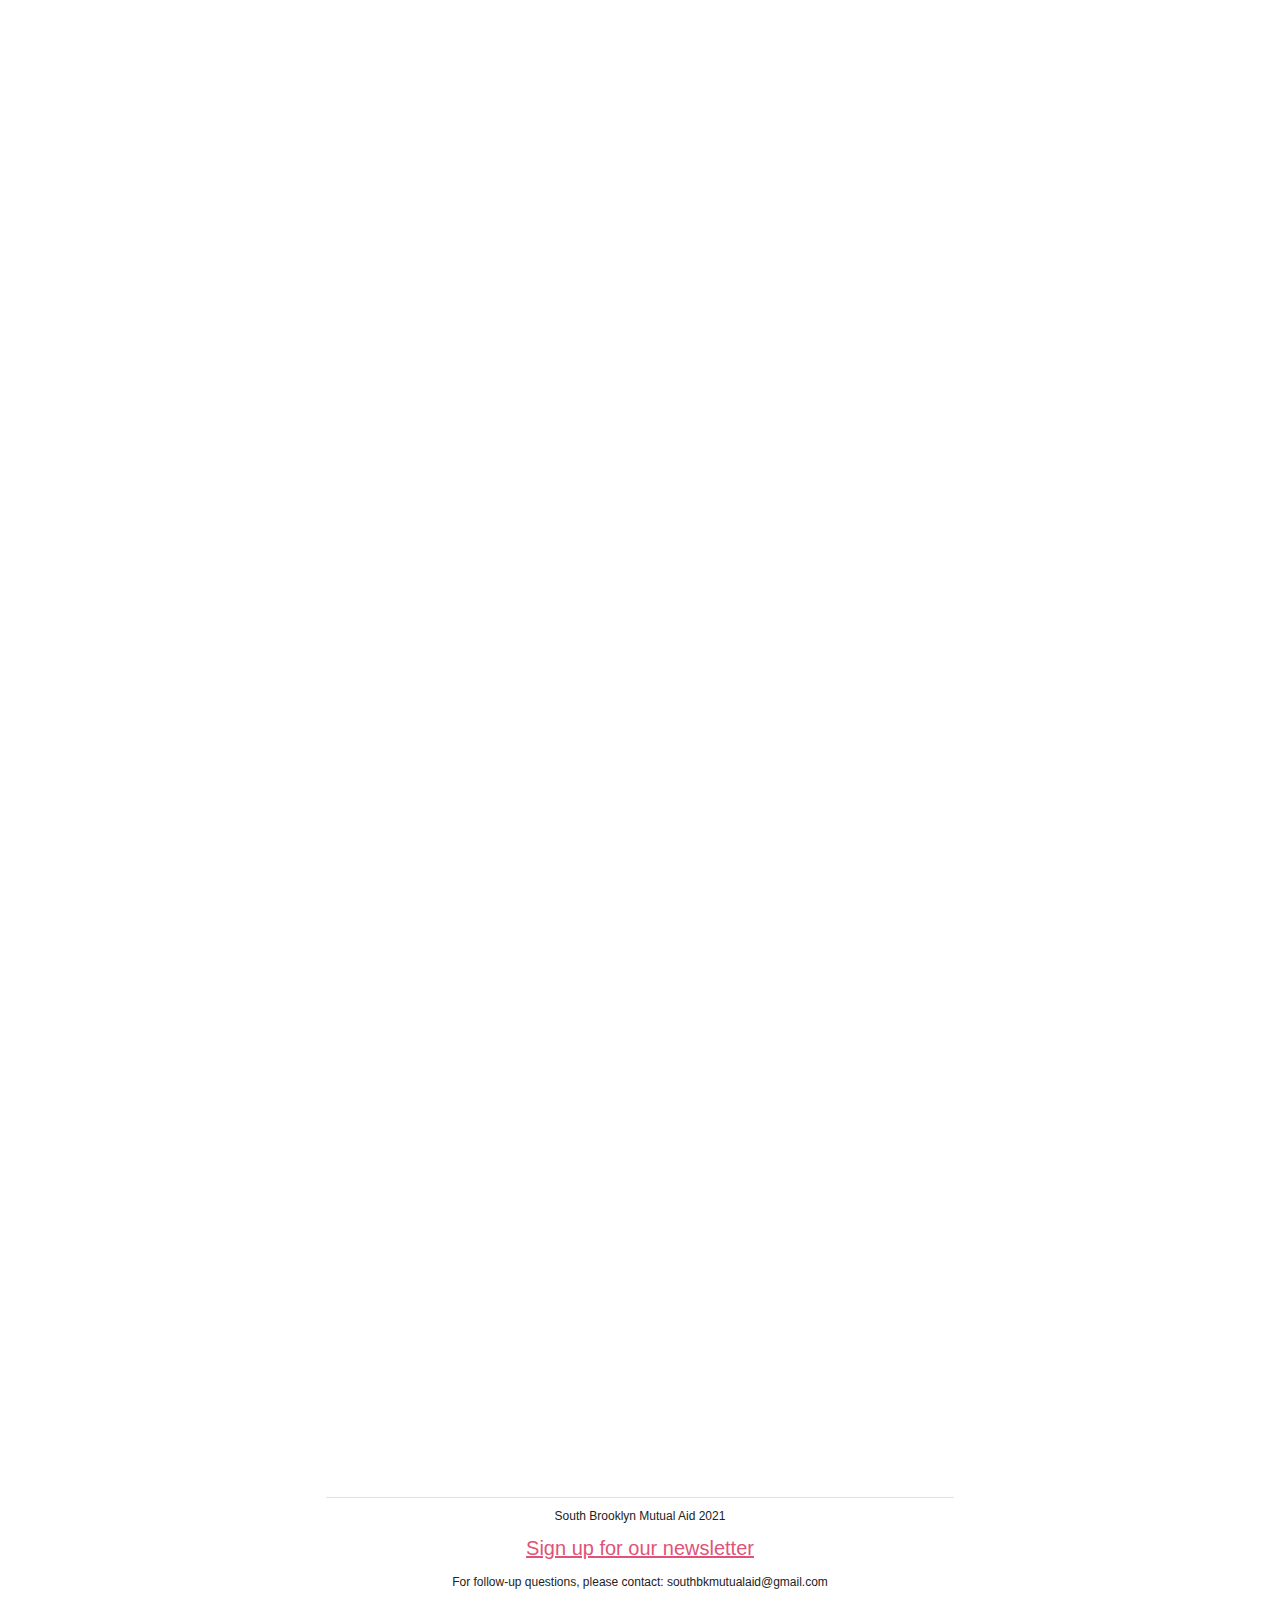
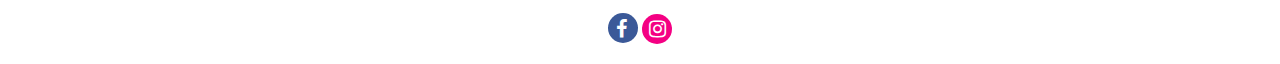
<file: delivery-sign-up.html>
<!DOCTYPE html>
<html lang="en">
<head>
  <meta charset="utf-8">
  <title>South Brooklyn Mutual Aid</title>
  <meta name="description" content="Get to know your South Brooklyn neighbors and support one another">
  <meta name="author" content="a volunteer">

  <meta property="og:title" content="South Brooklyn Mutual Aid">
  <meta property="og:description" content="Get to know your South Brooklyn neighbors and support one another">
  <meta property="og:image" content="https://southbkmutualaid.com/images/SBKMA-hero.jpg">
  <meta property="og:url" content="https://southbkmutualaid.com/">

  <meta name="viewport" content="width=device-width, initial-scale=1">

  <link href="https://fonts.googleapis.com/css?family=Poppins:400,300,600" rel="stylesheet" type="text/css">
  <link rel="stylesheet" href="https://cdnjs.cloudflare.com/ajax/libs/font-awesome/4.7.0/css/font-awesome.min.css">

  <link rel="stylesheet" href="css/normalize.css">
  <link rel="stylesheet" href="css/skeleton.css">
  <link rel="stylesheet" href="css/twemoji-amazing.css">
  <link rel="stylesheet" href="css/sbk.css">
  <link rel="stylesheet" href="css/hamburger.css">

  <link rel="icon" type="image/png" href="images/favicon.png">

</head>
<body>
  <a class="button language" id="lang-toggle" onClick="languageToggle();">
    <span class="en-text">es <i class="twa twa-flag-mexico"></i></span>
    <span class="es-text">en <i class="twa twa-flag-united-states"></i></span>
  </a>
  <div class="nav-toggle">
    <div class="nav-toggle-bar"></div>
  </div>
  <nav class="nav">
    <ul>
      <li>
        <a onclick="goToPageWithLang('/')" href="#">
          <span class="en-text">HOME</span>
          <span class="es-text">PÁGINA PRINCIPAL</span>
        </a>
      </li>
      <li>
        <a class="en-text" href="community-market.html">
          <span class="en-text">COMMUNITY MARKET</span>
        </a>
        <a class="es-text" href="community-market.html?lang=es">  
          <span class="es-text">MERCADO COMUNITARIO</span>
        </a>
      </li>
      <li>
        <a class="en-text" href="food-guide.html">
          <span class="en-text">FOOD GUIDE</span>
        </a>
        <a class="es-text" href="food-guide.html?lang=es"> 
          <span class="es-text">GUÍA DE ALIMENTOS</span>
        </a>
      </li>
      <li>
        <a target="_blank" rel="noopener" href="https://ioby.org/project/south-brooklyn-mutual-aid">
          <span class="en-text">DONATE</span>
          <span class="es-text">DONA</span>
        </a>
      </li>
      <li>
        <a href="">
          <span class="en-text">REQUEST ASSISTANCE</span>
          <span class="es-text">PIDE APOYO</span>
        </a>
      </li>
      <li>
        <a target="_blank" rel="noopener" href="https://docs.google.com/forms/d/e/1FAIpQLSev6-x2WLbeRPXKZ4bT-QXZ5vTcLBaGFGbZqxzygov1pcs0cQ/viewform">
          <span class="en-text">VOLUNTEER</span>
          <span class="es-text" id="voluntario">INSCRÍBITE COMO VOLUNTARI@</span>
        </a>
      </li>
      <li>
        <a target="_blank" rel="noopener" href="https://southbkmutualaid.us2.list-manage.com/subscribe?u=65791c917ff822ca7e028bf2d&id=9137dda0e2">
          <span class="en-text">NEWSLETTER</span>
          <span class="es-text">BOLETÍN DE NOTICIAS</span>
        </a>
      </li>
      <li>
        <a target="_blank" rel="noopener" href="https://facebook.com/groups/AyudaMutuaBrooklynSur" class="fa fa-facebook" style="padding-right: 1rem;"></a>
        <a target="_blank" rel="noopener" href="https://www.instagram.com/southbrooklynmutualaid/" class="fa fa-instagram"></a>
      </li>
    </ul>
  </nav>
  <header class="container">
    <div class="row">
      <div class="twelve columns" style="text-align: center; margin-top: 3%;">
        <h4>
          <strong class="en-text">
            <a onclick="goToPageWithLang('/')" href="#" class="header-title">South Brooklyn Mutual Aid</a>
          </strong>
          <strong class="es-text">
            <a onclick="goToPageWithLang('/')" href="#" class="header-title">Ayuda Mutua del Sur de Brooklyn</a>
          </strong>
        </h4>
      </div>
    </div>
    <div class="row">
      <div class="eight columns offset-by-two">
        <a onclick="goToPageWithLang('/')" href="#" >
          <img id="help" class="u-full-width" src="images/SBKMA-hero.jpg" 
            alt="logo de Ayuda Mutua Sur de Brooklyn / South Brooklyn Mutual Aid logo"
          />
        </a>
      </div>
    </div>
  </header>
  <main class="container">
    <div class="row">
      <div class="twelve columns" style="text-align: center; margin-top: 3%">
        <h4>
          <strong class="en-text">Saturday Grocery Delivery Sign-up</strong>
          <strong class="es-text">Registro de Entrega de Comestibles los Sábados</strong>
        </h4>
      </div>
    </div>
    <br/> 
    <div class="row">
      <div class="twelve columns">
        <iframe class="airtable-embed" id="request-iframe" onload="adjustRequestFrameHeight()" src="https://airtable.com/embed/shrPBrZY8HXAXRpJm?backgroundColor=white" frameborder="0" onmousewheel="" width="100%" height="4200"></iframe>
      </div>
    </div>
  </main>
  <footer class="container">
    <div class="row">
      <div class="eight columns offset-by-two">
        <hr style="margin-bottom: 5px;"/>
      </div>
    </div>
    <div class="row">
      <div class="twelve columns main-text" style="text-align: center;">
        <p style="margin-bottom: 5px;">
          <small class="en-text">
            South Brooklyn Mutual Aid 2021
          </small>
          <small class="es-text">
            Ayuda Mutua del Sur de Brooklyn 2021
          </small>
        </p>
      </div>
    </div>
    <div class="row">
      <div class="twelve columns main-text" style="text-align: center;">
        <p style="margin-bottom: 5px;">
          <small class="en-text">
            <a target="_blank" rel="noopener" href="https://southbkmutualaid.us2.list-manage.com/subscribe?u=65791c917ff822ca7e028bf2d&id=9137dda0e2">Sign up for our newsletter</a>
          </small>
          <small class="es-text">
            <a target="_blank" rel="noopener" href="https://southbkmutualaid.us2.list-manage.com/subscribe?u=65791c917ff822ca7e028bf2d&id=9137dda0e2">Inscríbete en nuestro boletín de noticias</a>
          </small>
        </p>
      </div>
    </div>
    <div class="row">
      <div class="twelve columns main-text" style="text-align: center;">
        <p style="margin-bottom: 2rem;">
          <small class="en-text">
            For follow-up questions, please contact: southbkmutualaid@gmail.com
          </small>
          <small class="es-text">
            Contacta southbkmutualaid@gmail.com con preguntas
          </small>
        </p>
      </div>
    </div>
    <div class="row" style="margin-bottom: 2rem;">
      <div class="twelve columns" style="text-align: center;">
        <a target="_blank" rel="noopener" href="https://facebook.com/groups/AyudaMutuaBrooklynSur" class="fa fa-facebook" style="padding-right: 1rem;"></a>
        <a target="_blank" rel="noopener" href="https://www.instagram.com/southbrooklynmutualaid/" class="fa fa-instagram"></a>
      </div>
    </div>
  </footer>
  <script src="js/translation.js"></script>
  <script src="js/hamburger.js"></script>
  <script src="js/request-form-height.js"></script>
</body>
</html>
</file>
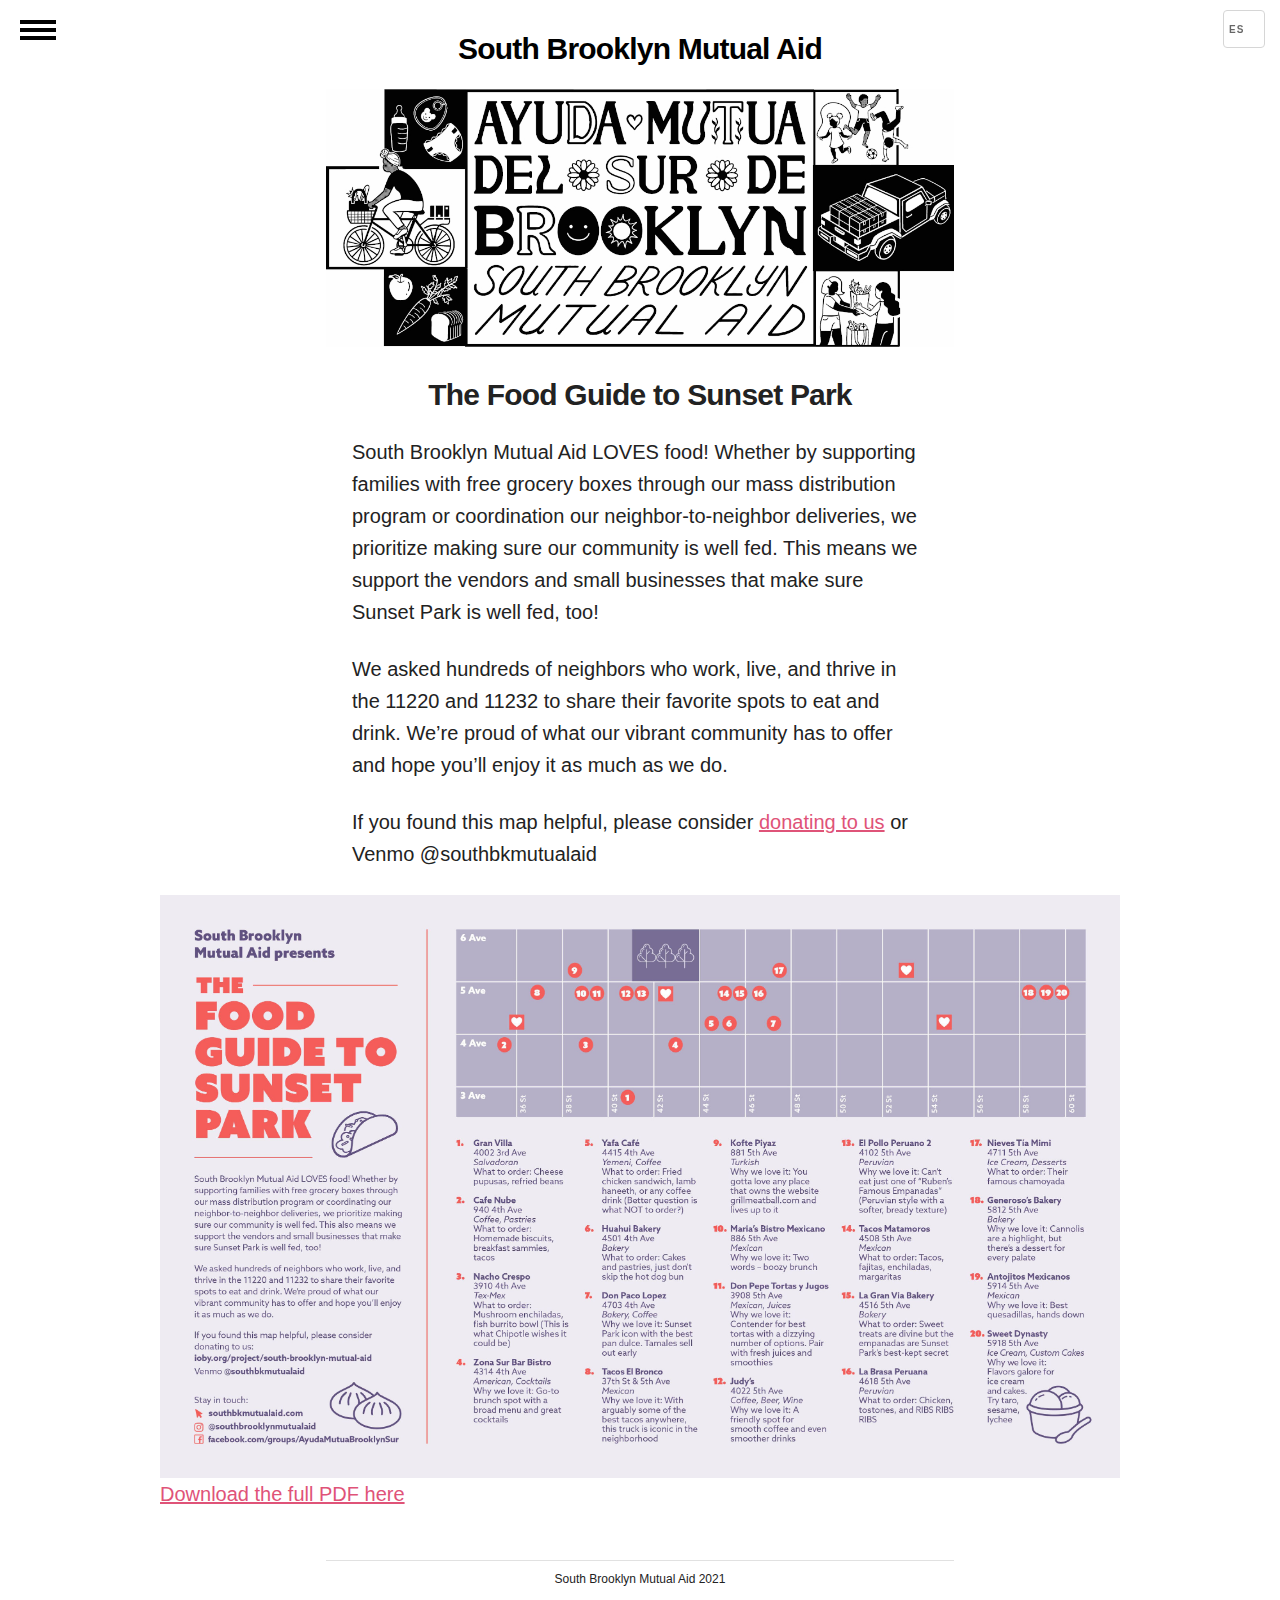
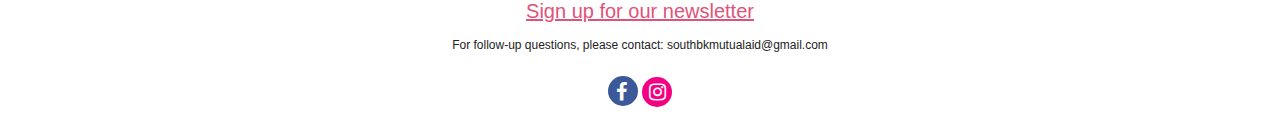
<file: food-guide.html>
<!DOCTYPE html>
<html lang="en">
<head>
  <meta charset="utf-8">
  <title>South Brooklyn Mutual Aid</title>
  <meta name="description" content="Get to know your South Brooklyn neighbors and support one another">
  <meta name="author" content="a volunteer">

  <meta property="og:title" content="South Brooklyn Mutual Aid">
  <meta property="og:description" content="Get to know your South Brooklyn neighbors and support one another">
  <meta property="og:image" content="https://southbkmutualaid.com/images/SBKMA-hero.jpg">
  <meta property="og:url" content="https://southbkmutualaid.com/">

  <meta name="viewport" content="width=device-width, initial-scale=1">

  <link href="https://fonts.googleapis.com/css?family=Poppins:400,300,600" rel="stylesheet" type="text/css">
  <link rel="stylesheet" href="https://cdnjs.cloudflare.com/ajax/libs/font-awesome/4.7.0/css/font-awesome.min.css">

  <link rel="stylesheet" href="css/normalize.css">
  <link rel="stylesheet" href="css/skeleton.css">
  <link rel="stylesheet" href="css/twemoji-amazing.css">
  <link rel="stylesheet" href="css/sbk.css">
  <link rel="stylesheet" href="css/hamburger.css">

  <link rel="icon" type="image/png" href="images/favicon.png">

</head>
<body>
  <a class="button language" id="lang-toggle" onClick="languageToggle();">
    <span class="en-text">es <i class="twa twa-flag-mexico"></i></span>
    <span class="es-text">en <i class="twa twa-flag-united-states"></i></span>
  </a>
  <div class="nav-toggle">
    <div class="nav-toggle-bar"></div>
  </div>
  <nav class="nav">
    <ul>
      <li>
        <a onclick="goToPageWithLang('/')" href="#">
          <span class="en-text">HOME</span>
          <span class="es-text">PÁGINA PRINCIPAL</span>
        </a>
      </li>
      <li>
        <a class="en-text" href="community-market.html">
          <span class="en-text">COMMUNITY MARKET</span>
        </a>
        <a class="es-text" href="community-market.html?lang=es">  
          <span class="es-text">MERCADO COMUNITARIO</span>
        </a>
      </li>
      <li>
        <a href="">
          <span class="en-text">FOOD GUIDE</span>
          <span class="es-text">GUÍA DE ALIMENTOS</span>
        </a>
      </li>
      <li>
        <a target="_blank" rel="noopener" href="https://ioby.org/project/south-brooklyn-mutual-aid">
          <span class="en-text">DONATE</span>
          <span class="es-text">DONA</span>
        </a>
      </li>
      <li>
        <a class="en-text" href="delivery-sign-up.html">
          <span>REQUEST ASSISTANCE</span>
        </a>
        <a class="es-text" href="delivery-sign-up.html?lang=es">
          <span>PIDE APOYO</span>
        </a>
      </li>
      <li>
        <a target="_blank" rel="noopener" href="https://docs.google.com/forms/d/e/1FAIpQLSev6-x2WLbeRPXKZ4bT-QXZ5vTcLBaGFGbZqxzygov1pcs0cQ/viewform">
          <span class="en-text">VOLUNTEER</span>
          <span class="es-text" id="voluntario">INSCRÍBITE COMO VOLUNTARI@</span>
        </a>
      </li>
      <li>
        <a target="_blank" rel="noopener" href="https://southbkmutualaid.us2.list-manage.com/subscribe?u=65791c917ff822ca7e028bf2d&id=9137dda0e2">
          <span class="en-text">NEWSLETTER</span>
          <span class="es-text">BOLETÍN DE NOTICIAS</span>
        </a>
      </li>
      <li>
        <a target="_blank" rel="noopener" href="https://facebook.com/groups/AyudaMutuaBrooklynSur" class="fa fa-facebook" style="padding-right: 1rem;"></a>
        <a target="_blank" rel="noopener" href="https://www.instagram.com/southbrooklynmutualaid/" class="fa fa-instagram"></a>
      </li>
    </ul>
  </nav>
  <header class="container">
    <div class="row">
      <div class="twelve columns" style="text-align: center; margin-top: 3%;">
        <h4>
          <strong class="en-text">
            <a onclick="goToPageWithLang('/')" href="#" class="header-title">South Brooklyn Mutual Aid</a>
          </strong>
          <strong class="es-text">
            <a onclick="goToPageWithLang('/')" href="#" class="header-title">Ayuda Mutua del Sur de Brooklyn</a>
          </strong>
        </h4>
      </div>
    </div>
    <div class="row">
      <div class="eight columns offset-by-two">
        <a onclick="goToPageWithLang('/')" href="#" >
          <img id="help" class="u-full-width" src="images/SBKMA-hero.jpg" 
            alt="logo de Ayuda Mutua Sur de Brooklyn / South Brooklyn Mutual Aid logo"
          />
        </a>
      </div>
    </div>
  </header>
  <main class="container">
    <div class="row">
      <div class="twelve columns" style="text-align: center; margin-top: 3%">
        <h4>
          <strong class="en-text">The Food Guide to Sunset Park</strong>
          <strong class="es-text">La Guía de Alimentos de Sunset Park</strong>
        </h4>
      </div>
    </div>
    <div class="row">
      <div class="twelve columns main-text">
        <p class="en-text">
          South Brooklyn Mutual Aid LOVES food!  Whether by supporting families with free grocery boxes through our mass distribution program or
           coordination our neighbor-to-neighbor deliveries, we prioritize making sure our community is well fed.  This means we support the vendors
            and small businesses that make sure Sunset Park is well fed, too!
        </p>
        <p class="es-text">
          ¡A Ayuda Mutua del Sur de Brooklyn le ENCANTA la comida! Ya sea apoyando a las familias con cajas de comestibles gratis a través de nuestro 
          programa de distribución masiva o la coordinación de nuestras entregas de vecino a vecino, damos prioridad a asegurar que nuestra comunidad 
          esté bien alimentada.  Por esta misma razón, apoyamos a los vendedores y pequeños negocios que se aseguran de que Sunset Park esté bien alimentado también.
        </p>
      </div>
    </div>
    <div class="row">
      <div class="twelve columns main-text">
        <p class="en-text">
          We asked hundreds of neighbors who work, live, and thrive in the 11220 and 11232 to share their favorite spots to eat and drink.  
          We’re proud of what our vibrant community has to offer and hope you’ll enjoy it as much as we do.
        </p>
        <p class="es-text">
          Hemos pedido a cientos de vecinos que trabajan, viven y prosperan en el 11220 y 11232 que compartan sus lugares favoritos para comer y beber.  
          Estamos orgullosos de lo que ofrece nuestra vibrante comunidad y esperamos que la disfrute tanto como nosotros.
        </p>
      </div>
    </div>
    <div class="row">
      <div class="twelve columns main-text">
        <p class="en-text">
          If you found this map helpful, please consider 
          <a target="_blank" rel="noopener" href="https://ioby.org/project/south-brooklyn-mutual-aid">donating to us</a> or Venmo @southbkmutualaid
        </p>
        <p class="es-text">
          Si este mapa le ha encontrada útil, por favor, considere la posibilidad de
          <a target="_blank" rel="noopener" href="https://ioby.org/project/south-brooklyn-mutual-aid">hacer una donación a nosotros</a> o Venmo: @southbkmutualaid.
        </p>
      </div>
    </div>
    <div class="row">
      <div class="twelve columns">
        <img class="en-text u-full-width" src="images/food-guide-english-01.jpg"/>
        <img class="es-text u-full-width" src="images/food-guide-spanish-01.jpg"/>
      </div>
    </div>
    <div class="row" style="margin-bottom: 2rem;">
      <div class="twelve columns">
        <a class="en-text" href="images/SBKMAxFoodGuide_English.pdf" download>Download the full PDF here</a>
        <a class="es-text" href="images/SBKMAxFoodGuide_Espanol.pdf" download>Descargue la versión en español aquí</a>
      </div>
    </div>
  </main>
  <footer class="container">
    <div class="row">
      <div class="eight columns offset-by-two">
        <hr style="margin-bottom: 5px;"/>
      </div>
    </div>
    <div class="row">
      <div class="twelve columns main-text" style="text-align: center;">
        <p style="margin-bottom: 5px;">
          <small class="en-text">
            South Brooklyn Mutual Aid 2021
          </small>
          <small class="es-text">
            Ayuda Mutua del Sur de Brooklyn 2021
          </small>
        </p>
      </div>
    </div>
    <div class="row">
      <div class="twelve columns main-text" style="text-align: center;">
        <p style="margin-bottom: 5px;">
          <small class="en-text">
            <a target="_blank" rel="noopener" href="https://southbkmutualaid.us2.list-manage.com/subscribe?u=65791c917ff822ca7e028bf2d&id=9137dda0e2">Sign up for our newsletter</a>
          </small>
          <small class="es-text">
            <a target="_blank" rel="noopener" href="https://southbkmutualaid.us2.list-manage.com/subscribe?u=65791c917ff822ca7e028bf2d&id=9137dda0e2">Inscríbete en nuestro boletín de noticias</a>
          </small>
        </p>
      </div>
    </div>
    <div class="row">
      <div class="twelve columns main-text" style="text-align: center;">
        <p style="margin-bottom: 2rem;">
          <small class="en-text">
            For follow-up questions, please contact: southbkmutualaid@gmail.com
          </small>
          <small class="es-text">
            Contacta southbkmutualaid@gmail.com con preguntas
          </small>
        </p>
      </div>
    </div>
    <div class="row" style="margin-bottom: 2rem;">
      <div class="twelve columns" style="text-align: center;">
        <a target="_blank" rel="noopener" href="https://facebook.com/groups/AyudaMutuaBrooklynSur" class="fa fa-facebook" style="padding-right: 1rem;"></a>
        <a target="_blank" rel="noopener" href="https://www.instagram.com/southbrooklynmutualaid/" class="fa fa-instagram"></a>
      </div>
    </div>
  </footer>
  <script src="js/translation.js"></script>
  <script src="js/hamburger.js"></script>
</body>
</html>
</file>
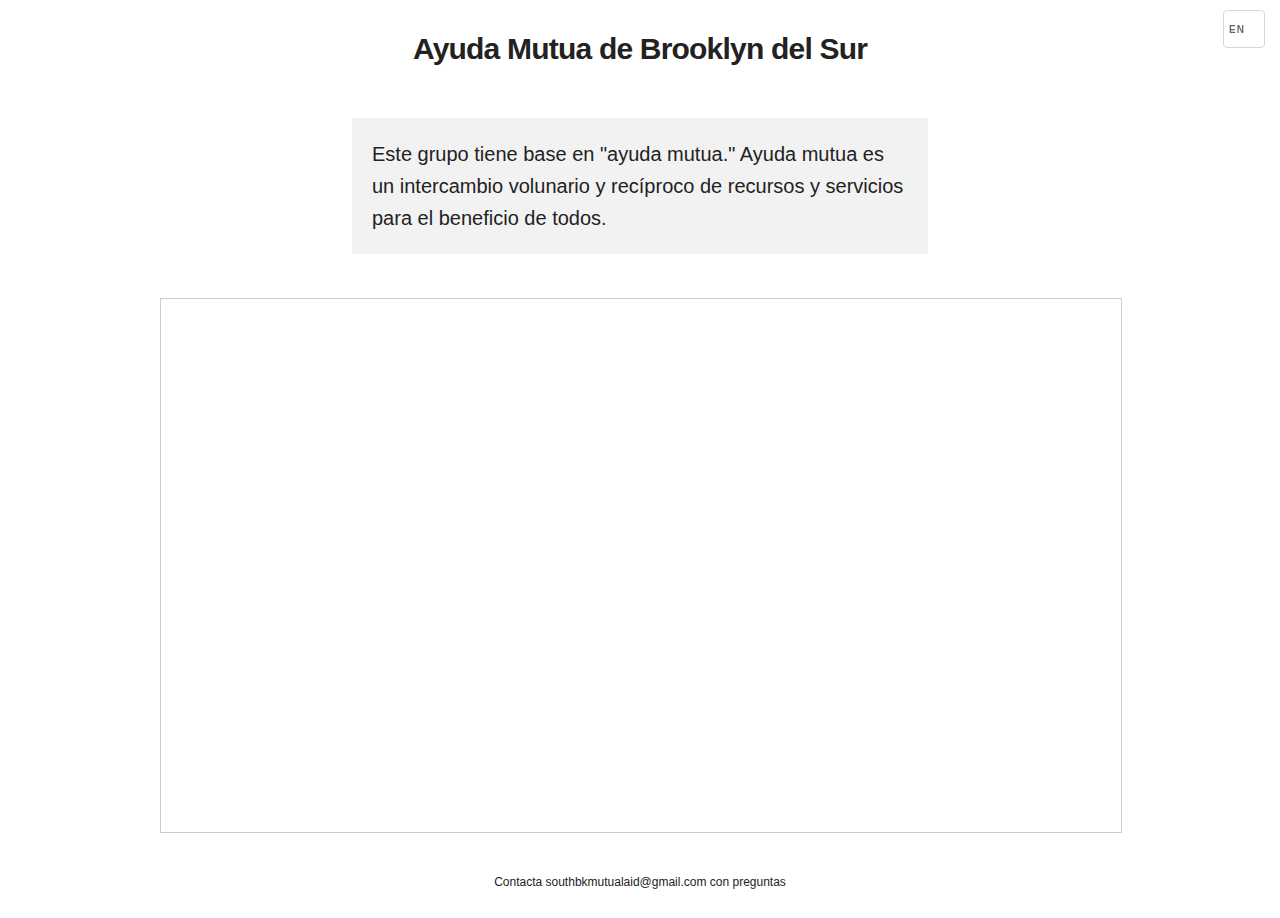
<file: request.html>
<!DOCTYPE html>
<html lang="en">
<head>
  <meta charset="utf-8">
  <title>South BK Community Mutual Aid</title>
  <meta name="description" content="Get to know your South Brooklyn neighbors and support one another">
  <meta name="author" content="a volunteer">

  <meta property="og:title" content="South Brooklyn Community Mutual Aid">
  <meta property="og:description" content="Get to know your South Brooklyn neighbors and support one another">
  <meta property="og:image" content="https://southbkmutualaid.com/help.png">
  <meta property="og:url" content="https://southbkmutualaid.com/">

  <meta name="viewport" content="width=device-width, initial-scale=1">

  <link href="https://fonts.googleapis.com/css?family=Poppins:400,300,600" rel="stylesheet" type="text/css">

  <link rel="stylesheet" href="css/normalize.css">
  <link rel="stylesheet" href="css/skeleton.css">
  <link rel="stylesheet" href="css/twemoji-amazing.css">
  <link rel="stylesheet" href="css/sbk.css">

  <link rel="icon" type="image/png" href="images/favicon.png">

</head>
<body>
  <a class="button language" id="lang-toggle" onClick="languageToggle();">
    <span class="en-text">es <i class="twa twa-flag-mexico"></i></span>
    <span class="es-text">en <i class="twa twa-flag-united-states"></i></span>
  </a>
  <header class="container">
    <div class="row">
      <div class="twelve columns" style="text-align: center; margin-top: 3%;">
        <h4>
          <strong class="en-text">South Brooklyn Community Mutual Aid</strong>
          <strong class="es-text">Ayuda Mutua de Brooklyn del Sur</strong>
        </h4>
      </div>
    </div>
  </header>
  <main class="container">
    <div class="row">
      <div class="twelve columns main-text">
        <p class="block-text-accent en-text" style="margin-top: 5%;">
          This group is based upon "mutual aid." Mutual aid is a voluntary reciprocal exchange of resources and services for mutual benefit.
        </p>
        <p class="block-text-accent es-text" style="margin-top: 5%;">
          Este grupo tiene base en "ayuda mutua." Ayuda mutua es un intercambio volunario y recíproco de recursos y servicios para el beneficio de todos.
        </p>
      </div>
    </div>
    <div class="row" style="margin-top: 2%;">
        <div class="twelve columns">
          <iframe class="en-text airtable-embed" src="https://airtable.com/embed/shrh3EPoanZ6sVsjf?backgroundColor=green&prefill_Request+Status=Open" frameborder="0" onmousewheel="" width="100%" height="533" style="background: transparent; border: 1px solid #ccc;"></iframe>
          <iframe class="es-text airtable-embed" src="https://airtable.com/embed/shrB5g1lPzCFXfvsY?backgroundColor=green" frameborder="0" onmousewheel="" width="100%" height="533" style="background: transparent; border: 1px solid #ccc;"></iframe>
        </div>
    </div>
  </main>
  <footer class="container">
    <div class="row" style="margin-top: 3%">
      <div class="twelve columns main-text" style="text-align: center;">
        <p>
          <small class="en-text">
            For follow-up questions, please contact: southbkmutualaid@gmail.com
          </small>
          <small class="es-text">
            Contacta southbkmutualaid@gmail.com con preguntas
          </small>
        </p>
      </div>
    </div>
  </footer>
  <script type="text/javascript">
    console.log(localStorage.getItem("isEnglish"))
    console.log(localStorage.getItem("isEnglish") === "true")
    var isEnglish = localStorage.getItem("isEnglish") === "true" ? true : false;
    esElements = document.getElementsByClassName('es-text')
    // for(var i = 0; i < esElements.length; i++) {
    //   esElements[i].style.display = 'none';
    // }
    var setLanguageDisplay = function() {
        console.log('blah')
      var classNameToHide= isEnglish ? 'es-text' : 'en-text'
      var classNameToShow= isEnglish ? 'en-text' : 'es-text'
      var elementsToHide = document.getElementsByClassName(classNameToHide)
      var elementsToShow = document.getElementsByClassName(classNameToShow)
      for(var i = 0; i < elementsToHide.length; i++) {
        elementsToHide[i].style.display = 'none';
      }
      for(var i = 0; i < elementsToShow.length; i++) {
        elementsToShow[i].style.display = '';
      }
    }
    setLanguageDisplay()

    var languageToggle = function() {
      isEnglish = !isEnglish
      localStorage.setItem("isEnglish", isEnglish)
      setLanguageDisplay()
    }
  </script>
</body>
</html>
</file>
<file: css/skeleton.css>
/*
* Skeleton V2.0.4
* Copyright 2014, Dave Gamache
* www.getskeleton.com
* Free to use under the MIT license.
* http://www.opensource.org/licenses/mit-license.php
* 12/29/2014
*/


/* Table of contents
––––––––––––––––––––––––––––––––––––––––––––––––––
- Grid
- Base Styles
- Typography
- Links
- Buttons
- Forms
- Lists
- Code
- Tables
- Spacing
- Utilities
- Clearing
- Media Queries
*/


/* Grid
–––––––––––––––––––––––––––––––––––––––––––––––––– */
.container {
  position: relative;
  width: 100%;
  max-width: 960px;
  margin: 0 auto;
  padding: 0 20px;
  box-sizing: border-box; }
.column,
.columns {
  width: 100%;
  float: left;
  box-sizing: border-box; }

/* For devices larger than 400px */
@media (min-width: 400px) {
  .container {
    width: 85%;
    padding: 0; }
}

/* For devices larger than 550px */
@media (min-width: 550px) {
  .container {
    width: 80%; }
  .column,
  .columns {
    margin-left: 4%; }
  .column:first-child,
  .columns:first-child {
    margin-left: 0; }

  .one.column,
  .one.columns                    { width: 4.66666666667%; }
  .two.columns                    { width: 13.3333333333%; }
  .three.columns                  { width: 22%;            }
  .four.columns                   { width: 30.6666666667%; }
  .five.columns                   { width: 39.3333333333%; }
  .six.columns                    { width: 48%;            }
  .seven.columns                  { width: 56.6666666667%; }
  .eight.columns                  { width: 65.3333333333%; }
  .nine.columns                   { width: 74.0%;          }
  .ten.columns                    { width: 82.6666666667%; }
  .eleven.columns                 { width: 91.3333333333%; }
  .twelve.columns                 { width: 100%; margin-left: 0; }

  .one-third.column               { width: 30.6666666667%; }
  .two-thirds.column              { width: 65.3333333333%; }

  .one-half.column                { width: 48%; }

  /* Offsets */
  .offset-by-one.column,
  .offset-by-one.columns          { margin-left: 8.66666666667%; }
  .offset-by-two.column,
  .offset-by-two.columns          { margin-left: 17.3333333333%; }
  .offset-by-three.column,
  .offset-by-three.columns        { margin-left: 26%;            }
  .offset-by-four.column,
  .offset-by-four.columns         { margin-left: 34.6666666667%; }
  .offset-by-five.column,
  .offset-by-five.columns         { margin-left: 43.3333333333%; }
  .offset-by-six.column,
  .offset-by-six.columns          { margin-left: 52%;            }
  .offset-by-seven.column,
  .offset-by-seven.columns        { margin-left: 60.6666666667%; }
  .offset-by-eight.column,
  .offset-by-eight.columns        { margin-left: 69.3333333333%; }
  .offset-by-nine.column,
  .offset-by-nine.columns         { margin-left: 78.0%;          }
  .offset-by-ten.column,
  .offset-by-ten.columns          { margin-left: 86.6666666667%; }
  .offset-by-eleven.column,
  .offset-by-eleven.columns       { margin-left: 95.3333333333%; }

  .offset-by-one-third.column,
  .offset-by-one-third.columns    { margin-left: 34.6666666667%; }
  .offset-by-two-thirds.column,
  .offset-by-two-thirds.columns   { margin-left: 69.3333333333%; }

  .offset-by-one-half.column,
  .offset-by-one-half.columns     { margin-left: 52%; }

}


/* Base Styles
–––––––––––––––––––––––––––––––––––––––––––––––––– */
/* NOTE
html is set to 62.5% so that all the REM measurements throughout Skeleton
are based on 10px sizing. So basically 1.5rem = 15px :) */
html {
  font-size: 62.5%; }
body {
  font-size: 1.5em; /* currently ems cause chrome bug misinterpreting rems on body element */
  line-height: 1.6;
  font-weight: 400;
  font-family: "Raleway", "HelveticaNeue", "Helvetica Neue", Helvetica, Arial, sans-serif;
  color: #222; }


/* Typography
–––––––––––––––––––––––––––––––––––––––––––––––––– */
h1, h2, h3, h4, h5, h6 {
  margin-top: 0;
  margin-bottom: 2rem;
  font-weight: 300; }
h1 { font-size: 4.0rem; line-height: 1.2;  letter-spacing: -.1rem;}
h2 { font-size: 3.6rem; line-height: 1.25; letter-spacing: -.1rem; }
h3 { font-size: 3.0rem; line-height: 1.3;  letter-spacing: -.1rem; }
h4 { font-size: 2.4rem; line-height: 1.35; letter-spacing: -.08rem; }
h5 { font-size: 1.8rem; line-height: 1.5;  letter-spacing: -.05rem; }
h6 { font-size: 1.5rem; line-height: 1.6;  letter-spacing: 0; }

/* Larger than phablet */
@media (min-width: 550px) {
  h1 { font-size: 5.0rem; }
  h2 { font-size: 4.2rem; }
  h3 { font-size: 3.6rem; }
  h4 { font-size: 3.0rem; }
  h5 { font-size: 2.4rem; }
  h6 { font-size: 1.5rem; }
}

p {
  margin-top: 0; }


/* Links
–––––––––––––––––––––––––––––––––––––––––––––––––– */
a {
  color: #1EAEDB; }
a:hover {
  color: #0FA0CE; }


/* Buttons
–––––––––––––––––––––––––––––––––––––––––––––––––– */
.button,
button,
input[type="submit"],
input[type="reset"],
input[type="button"] {
  display: inline-block;
  height: 38px;
  padding: 0 30px;
  color: #555;
  text-align: center;
  font-size: 11px;
  font-weight: 600;
  line-height: 38px;
  letter-spacing: .1rem;
  text-transform: uppercase;
  text-decoration: none;
  white-space: nowrap;
  background-color: transparent;
  border-radius: 4px;
  border: 1px solid #bbb;
  cursor: pointer;
  box-sizing: border-box; }
.button:hover,
button:hover,
input[type="submit"]:hover,
input[type="reset"]:hover,
input[type="button"]:hover,
.button:focus,
button:focus,
input[type="submit"]:focus,
input[type="reset"]:focus,
input[type="button"]:focus {
  color: #333;
  border-color: #888;
  outline: 0; }
.button.button-primary,
button.button-primary,
input[type="submit"].button-primary,
input[type="reset"].button-primary,
input[type="button"].button-primary {
  color: #FFF;
  background-color: #33C3F0;
  border-color: #33C3F0; }
.button.button-primary:hover,
button.button-primary:hover,
input[type="submit"].button-primary:hover,
input[type="reset"].button-primary:hover,
input[type="button"].button-primary:hover,
.button.button-primary:focus,
button.button-primary:focus,
input[type="submit"].button-primary:focus,
input[type="reset"].button-primary:focus,
input[type="button"].button-primary:focus {
  color: #FFF;
  background-color: #1EAEDB;
  border-color: #1EAEDB; }


/* Forms
–––––––––––––––––––––––––––––––––––––––––––––––––– */
input[type="email"],
input[type="number"],
input[type="search"],
input[type="text"],
input[type="tel"],
input[type="url"],
input[type="password"],
textarea,
select {
  height: 38px;
  padding: 6px 10px; /* The 6px vertically centers text on FF, ignored by Webkit */
  background-color: #fff;
  border: 1px solid #D1D1D1;
  border-radius: 4px;
  box-shadow: none;
  box-sizing: border-box; }
/* Removes awkward default styles on some inputs for iOS */
input[type="email"],
input[type="number"],
input[type="search"],
input[type="text"],
input[type="tel"],
input[type="url"],
input[type="password"],
textarea {
  -webkit-appearance: none;
     -moz-appearance: none;
          appearance: none; }
textarea {
  min-height: 65px;
  padding-top: 6px;
  padding-bottom: 6px; }
input[type="email"]:focus,
input[type="number"]:focus,
input[type="search"]:focus,
input[type="text"]:focus,
input[type="tel"]:focus,
input[type="url"]:focus,
input[type="password"]:focus,
textarea:focus,
select:focus {
  border: 1px solid #33C3F0;
  outline: 0; }
label,
legend {
  display: block;
  margin-bottom: .5rem;
  font-weight: 600; }
fieldset {
  padding: 0;
  border-width: 0; }
input[type="checkbox"],
input[type="radio"] {
  display: inline; }
label > .label-body {
  display: inline-block;
  margin-left: .5rem;
  font-weight: normal; }


/* Lists
–––––––––––––––––––––––––––––––––––––––––––––––––– */
ul {
  list-style: circle inside; }
ol {
  list-style: decimal inside; }
ol, ul {
  padding-left: 0;
  margin-top: 0; }
ul ul,
ul ol,
ol ol,
ol ul {
  margin: 1.5rem 0 1.5rem 3rem;
  font-size: 90%; }
li {
  margin-bottom: 1rem; }


/* Code
–––––––––––––––––––––––––––––––––––––––––––––––––– */
code {
  padding: .2rem .5rem;
  margin: 0 .2rem;
  font-size: 90%;
  white-space: nowrap;
  background: #F1F1F1;
  border: 1px solid #E1E1E1;
  border-radius: 4px; }
pre > code {
  display: block;
  padding: 1rem 1.5rem;
  white-space: pre; }


/* Tables
–––––––––––––––––––––––––––––––––––––––––––––––––– */
th,
td {
  padding: 12px 15px;
  text-align: left;
  border-bottom: 1px solid #E1E1E1; }
th:first-child,
td:first-child {
  padding-left: 0; }
th:last-child,
td:last-child {
  padding-right: 0; }


/* Spacing
–––––––––––––––––––––––––––––––––––––––––––––––––– */
button,
.button {
  margin-bottom: 1rem; }
input,
textarea,
select,
fieldset {
  margin-bottom: 1.5rem; }
pre,
blockquote,
dl,
figure,
table,
p,
ul,
ol,
form {
  margin-bottom: 2.5rem; }


/* Utilities
–––––––––––––––––––––––––––––––––––––––––––––––––– */
.u-full-width {
  width: 100%;
  box-sizing: border-box; }
.u-max-full-width {
  max-width: 100%;
  box-sizing: border-box; }
.u-pull-right {
  float: right; }
.u-pull-left {
  float: left; }


/* Misc
–––––––––––––––––––––––––––––––––––––––––––––––––– */
hr {
  margin-top: 3rem;
  margin-bottom: 3.5rem;
  border-width: 0;
  border-top: 1px solid #E1E1E1; }


/* Clearing
–––––––––––––––––––––––––––––––––––––––––––––––––– */

/* Self Clearing Goodness */
.container:after,
.row:after,
.u-cf {
  content: "";
  display: table;
  clear: both; }


/* Media Queries
–––––––––––––––––––––––––––––––––––––––––––––––––– */
/*
Note: The best way to structure the use of media queries is to create the queries
near the relevant code. For example, if you wanted to change the styles for buttons
on small devices, paste the mobile query code up in the buttons section and style it
there.
*/


/* Larger than mobile */
@media (min-width: 400px) {}

/* Larger than phablet (also point when grid becomes active) */
@media (min-width: 550px) {}

/* Larger than tablet */
@media (min-width: 750px) {}

/* Larger than desktop */
@media (min-width: 1000px) {}

/* Larger than Desktop HD */
@media (min-width: 1200px) {}
</file>
<file: css/twemoji-amazing.css>
@charset "UTF-8";
/*
Generated by twemoji-amazing, available at https://github.com/SebastianAigner/twemoji-amazing
The graphics are licensed under the CC-BY 4.0: https://github.com/twitter/twemoji
*/


/* Generated a total of 3187 emoji CSS classes. */


/*
Preamble from https://ellekasai.github.io/twemoji-awesome/,
licensed under MIT: https://ellekasai.mit-license.org/
*/

.twa {
    display: inline-block;
    height: 1em;
    width: 1em;
    margin: 0 .05em 0 .1em;
    vertical-align: -0.1em;
    background-repeat: no-repeat;
    background-position: center center;
    background-size: 1em 1em;
}

.twa-lg {
    height: 1.33em;
    width: 1.33em;
    margin: 0 0.0665em 0 0.133em;
    vertical-align: -0.133em;
    background-size: 1.33em 1.33em;
}

.twa-2x {
    height: 2em;
    width: 2em;
    margin: 0 0.1em 0 0.2em;
    vertical-align: -0.2em;
    background-size: 2em 2em;
}

.twa-3x {
    height: 3em;
    width: 3em;
    margin: 0 0.15em 0 0.3em;
    vertical-align: -0.3em;
    background-size: 3em 3em;
}

.twa-4x {
    height: 4em;
    width: 4em;
    margin: 0 0.2em 0 0.4em;
    vertical-align: -0.4em;
    background-size: 4em 4em;
}

.twa-5x {
    height: 5em;
    width: 5em;
    margin: 0 0.25em 0 0.5em;
    vertical-align: -0.5em;
    background-size: 5em 5em;
}


/* End preamble; begin emoji classes */


.twa-grinning-face {
    background-image: url("https://twemoji.maxcdn.com/v/latest/svg/1f600.svg")
}
.twa-grinning-face-with-big-eyes {
    background-image: url("https://twemoji.maxcdn.com/v/latest/svg/1f603.svg")
}
.twa-grinning-face-with-smiling-eyes {
    background-image: url("https://twemoji.maxcdn.com/v/latest/svg/1f604.svg")
}
.twa-beaming-face-with-smiling-eyes {
    background-image: url("https://twemoji.maxcdn.com/v/latest/svg/1f601.svg")
}
.twa-grinning-squinting-face {
    background-image: url("https://twemoji.maxcdn.com/v/latest/svg/1f606.svg")
}
.twa-grinning-face-with-sweat {
    background-image: url("https://twemoji.maxcdn.com/v/latest/svg/1f605.svg")
}
.twa-rolling-on-the-floor-laughing {
    background-image: url("https://twemoji.maxcdn.com/v/latest/svg/1f923.svg")
}
.twa-face-with-tears-of-joy {
    background-image: url("https://twemoji.maxcdn.com/v/latest/svg/1f602.svg")
}
.twa-slightly-smiling-face {
    background-image: url("https://twemoji.maxcdn.com/v/latest/svg/1f642.svg")
}
.twa-upside-down-face {
    background-image: url("https://twemoji.maxcdn.com/v/latest/svg/1f643.svg")
}
.twa-winking-face {
    background-image: url("https://twemoji.maxcdn.com/v/latest/svg/1f609.svg")
}
.twa-smiling-face-with-smiling-eyes {
    background-image: url("https://twemoji.maxcdn.com/v/latest/svg/1f60a.svg")
}
.twa-smiling-face-with-halo {
    background-image: url("https://twemoji.maxcdn.com/v/latest/svg/1f607.svg")
}
.twa-smiling-face-with-hearts {
    background-image: url("https://twemoji.maxcdn.com/v/latest/svg/1f970.svg")
}
.twa-smiling-face-with-heart-eyes {
    background-image: url("https://twemoji.maxcdn.com/v/latest/svg/1f60d.svg")
}
.twa-star-struck {
    background-image: url("https://twemoji.maxcdn.com/v/latest/svg/1f929.svg")
}
.twa-face-blowing-a-kiss {
    background-image: url("https://twemoji.maxcdn.com/v/latest/svg/1f618.svg")
}
.twa-kissing-face {
    background-image: url("https://twemoji.maxcdn.com/v/latest/svg/1f617.svg")
}
.twa-smiling-face {
    background-image: url("https://twemoji.maxcdn.com/v/latest/svg/263a.svg")
}
.twa-kissing-face-with-closed-eyes {
    background-image: url("https://twemoji.maxcdn.com/v/latest/svg/1f61a.svg")
}
.twa-kissing-face-with-smiling-eyes {
    background-image: url("https://twemoji.maxcdn.com/v/latest/svg/1f619.svg")
}
.twa-face-savoring-food {
    background-image: url("https://twemoji.maxcdn.com/v/latest/svg/1f60b.svg")
}
.twa-face-with-tongue {
    background-image: url("https://twemoji.maxcdn.com/v/latest/svg/1f61b.svg")
}
.twa-winking-face-with-tongue {
    background-image: url("https://twemoji.maxcdn.com/v/latest/svg/1f61c.svg")
}
.twa-zany-face {
    background-image: url("https://twemoji.maxcdn.com/v/latest/svg/1f92a.svg")
}
.twa-squinting-face-with-tongue {
    background-image: url("https://twemoji.maxcdn.com/v/latest/svg/1f61d.svg")
}
.twa-money-mouth-face {
    background-image: url("https://twemoji.maxcdn.com/v/latest/svg/1f911.svg")
}
.twa-hugging-face {
    background-image: url("https://twemoji.maxcdn.com/v/latest/svg/1f917.svg")
}
.twa-face-with-hand-over-mouth {
    background-image: url("https://twemoji.maxcdn.com/v/latest/svg/1f92d.svg")
}
.twa-shushing-face {
    background-image: url("https://twemoji.maxcdn.com/v/latest/svg/1f92b.svg")
}
.twa-thinking-face {
    background-image: url("https://twemoji.maxcdn.com/v/latest/svg/1f914.svg")
}
.twa-zipper-mouth-face {
    background-image: url("https://twemoji.maxcdn.com/v/latest/svg/1f910.svg")
}
.twa-face-with-raised-eyebrow {
    background-image: url("https://twemoji.maxcdn.com/v/latest/svg/1f928.svg")
}
.twa-neutral-face {
    background-image: url("https://twemoji.maxcdn.com/v/latest/svg/1f610.svg")
}
.twa-expressionless-face {
    background-image: url("https://twemoji.maxcdn.com/v/latest/svg/1f611.svg")
}
.twa-face-without-mouth {
    background-image: url("https://twemoji.maxcdn.com/v/latest/svg/1f636.svg")
}
.twa-smirking-face {
    background-image: url("https://twemoji.maxcdn.com/v/latest/svg/1f60f.svg")
}
.twa-unamused-face {
    background-image: url("https://twemoji.maxcdn.com/v/latest/svg/1f612.svg")
}
.twa-face-with-rolling-eyes {
    background-image: url("https://twemoji.maxcdn.com/v/latest/svg/1f644.svg")
}
.twa-grimacing-face {
    background-image: url("https://twemoji.maxcdn.com/v/latest/svg/1f62c.svg")
}
.twa-lying-face {
    background-image: url("https://twemoji.maxcdn.com/v/latest/svg/1f925.svg")
}
.twa-relieved-face {
    background-image: url("https://twemoji.maxcdn.com/v/latest/svg/1f60c.svg")
}
.twa-pensive-face {
    background-image: url("https://twemoji.maxcdn.com/v/latest/svg/1f614.svg")
}
.twa-sleepy-face {
    background-image: url("https://twemoji.maxcdn.com/v/latest/svg/1f62a.svg")
}
.twa-drooling-face {
    background-image: url("https://twemoji.maxcdn.com/v/latest/svg/1f924.svg")
}
.twa-sleeping-face {
    background-image: url("https://twemoji.maxcdn.com/v/latest/svg/1f634.svg")
}
.twa-face-with-medical-mask {
    background-image: url("https://twemoji.maxcdn.com/v/latest/svg/1f637.svg")
}
.twa-face-with-thermometer {
    background-image: url("https://twemoji.maxcdn.com/v/latest/svg/1f912.svg")
}
.twa-face-with-head-bandage {
    background-image: url("https://twemoji.maxcdn.com/v/latest/svg/1f915.svg")
}
.twa-nauseated-face {
    background-image: url("https://twemoji.maxcdn.com/v/latest/svg/1f922.svg")
}
.twa-face-vomiting {
    background-image: url("https://twemoji.maxcdn.com/v/latest/svg/1f92e.svg")
}
.twa-sneezing-face {
    background-image: url("https://twemoji.maxcdn.com/v/latest/svg/1f927.svg")
}
.twa-hot-face {
    background-image: url("https://twemoji.maxcdn.com/v/latest/svg/1f975.svg")
}
.twa-cold-face {
    background-image: url("https://twemoji.maxcdn.com/v/latest/svg/1f976.svg")
}
.twa-woozy-face {
    background-image: url("https://twemoji.maxcdn.com/v/latest/svg/1f974.svg")
}
.twa-dizzy-face {
    background-image: url("https://twemoji.maxcdn.com/v/latest/svg/1f635.svg")
}
.twa-exploding-head {
    background-image: url("https://twemoji.maxcdn.com/v/latest/svg/1f92f.svg")
}
.twa-cowboy-hat-face {
    background-image: url("https://twemoji.maxcdn.com/v/latest/svg/1f920.svg")
}
.twa-partying-face {
    background-image: url("https://twemoji.maxcdn.com/v/latest/svg/1f973.svg")
}
.twa-smiling-face-with-sunglasses {
    background-image: url("https://twemoji.maxcdn.com/v/latest/svg/1f60e.svg")
}
.twa-nerd-face {
    background-image: url("https://twemoji.maxcdn.com/v/latest/svg/1f913.svg")
}
.twa-face-with-monocle {
    background-image: url("https://twemoji.maxcdn.com/v/latest/svg/1f9d0.svg")
}
.twa-confused-face {
    background-image: url("https://twemoji.maxcdn.com/v/latest/svg/1f615.svg")
}
.twa-worried-face {
    background-image: url("https://twemoji.maxcdn.com/v/latest/svg/1f61f.svg")
}
.twa-slightly-frowning-face {
    background-image: url("https://twemoji.maxcdn.com/v/latest/svg/1f641.svg")
}
.twa-frowning-face {
    background-image: url("https://twemoji.maxcdn.com/v/latest/svg/2639.svg")
}
.twa-face-with-open-mouth {
    background-image: url("https://twemoji.maxcdn.com/v/latest/svg/1f62e.svg")
}
.twa-hushed-face {
    background-image: url("https://twemoji.maxcdn.com/v/latest/svg/1f62f.svg")
}
.twa-astonished-face {
    background-image: url("https://twemoji.maxcdn.com/v/latest/svg/1f632.svg")
}
.twa-flushed-face {
    background-image: url("https://twemoji.maxcdn.com/v/latest/svg/1f633.svg")
}
.twa-pleading-face {
    background-image: url("https://twemoji.maxcdn.com/v/latest/svg/1f97a.svg")
}
.twa-frowning-face-with-open-mouth {
    background-image: url("https://twemoji.maxcdn.com/v/latest/svg/1f626.svg")
}
.twa-anguished-face {
    background-image: url("https://twemoji.maxcdn.com/v/latest/svg/1f627.svg")
}
.twa-fearful-face {
    background-image: url("https://twemoji.maxcdn.com/v/latest/svg/1f628.svg")
}
.twa-anxious-face-with-sweat {
    background-image: url("https://twemoji.maxcdn.com/v/latest/svg/1f630.svg")
}
.twa-sad-but-relieved-face {
    background-image: url("https://twemoji.maxcdn.com/v/latest/svg/1f625.svg")
}
.twa-crying-face {
    background-image: url("https://twemoji.maxcdn.com/v/latest/svg/1f622.svg")
}
.twa-loudly-crying-face {
    background-image: url("https://twemoji.maxcdn.com/v/latest/svg/1f62d.svg")
}
.twa-face-screaming-in-fear {
    background-image: url("https://twemoji.maxcdn.com/v/latest/svg/1f631.svg")
}
.twa-confounded-face {
    background-image: url("https://twemoji.maxcdn.com/v/latest/svg/1f616.svg")
}
.twa-persevering-face {
    background-image: url("https://twemoji.maxcdn.com/v/latest/svg/1f623.svg")
}
.twa-disappointed-face {
    background-image: url("https://twemoji.maxcdn.com/v/latest/svg/1f61e.svg")
}
.twa-downcast-face-with-sweat {
    background-image: url("https://twemoji.maxcdn.com/v/latest/svg/1f613.svg")
}
.twa-weary-face {
    background-image: url("https://twemoji.maxcdn.com/v/latest/svg/1f629.svg")
}
.twa-tired-face {
    background-image: url("https://twemoji.maxcdn.com/v/latest/svg/1f62b.svg")
}
.twa-yawning-face {
    background-image: url("https://twemoji.maxcdn.com/v/latest/svg/1f971.svg")
}
.twa-face-with-steam-from-nose {
    background-image: url("https://twemoji.maxcdn.com/v/latest/svg/1f624.svg")
}
.twa-pouting-face {
    background-image: url("https://twemoji.maxcdn.com/v/latest/svg/1f621.svg")
}
.twa-angry-face {
    background-image: url("https://twemoji.maxcdn.com/v/latest/svg/1f620.svg")
}
.twa-face-with-symbols-on-mouth {
    background-image: url("https://twemoji.maxcdn.com/v/latest/svg/1f92c.svg")
}
.twa-smiling-face-with-horns {
    background-image: url("https://twemoji.maxcdn.com/v/latest/svg/1f608.svg")
}
.twa-angry-face-with-horns {
    background-image: url("https://twemoji.maxcdn.com/v/latest/svg/1f47f.svg")
}
.twa-skull {
    background-image: url("https://twemoji.maxcdn.com/v/latest/svg/1f480.svg")
}
.twa-skull-and-crossbones {
    background-image: url("https://twemoji.maxcdn.com/v/latest/svg/2620.svg")
}
.twa-pile-of-poo {
    background-image: url("https://twemoji.maxcdn.com/v/latest/svg/1f4a9.svg")
}
.twa-clown-face {
    background-image: url("https://twemoji.maxcdn.com/v/latest/svg/1f921.svg")
}
.twa-ogre {
    background-image: url("https://twemoji.maxcdn.com/v/latest/svg/1f479.svg")
}
.twa-goblin {
    background-image: url("https://twemoji.maxcdn.com/v/latest/svg/1f47a.svg")
}
.twa-ghost {
    background-image: url("https://twemoji.maxcdn.com/v/latest/svg/1f47b.svg")
}
.twa-alien {
    background-image: url("https://twemoji.maxcdn.com/v/latest/svg/1f47d.svg")
}
.twa-alien-monster {
    background-image: url("https://twemoji.maxcdn.com/v/latest/svg/1f47e.svg")
}
.twa-robot {
    background-image: url("https://twemoji.maxcdn.com/v/latest/svg/1f916.svg")
}
.twa-grinning-cat {
    background-image: url("https://twemoji.maxcdn.com/v/latest/svg/1f63a.svg")
}
.twa-grinning-cat-with-smiling-eyes {
    background-image: url("https://twemoji.maxcdn.com/v/latest/svg/1f638.svg")
}
.twa-cat-with-tears-of-joy {
    background-image: url("https://twemoji.maxcdn.com/v/latest/svg/1f639.svg")
}
.twa-smiling-cat-with-heart-eyes {
    background-image: url("https://twemoji.maxcdn.com/v/latest/svg/1f63b.svg")
}
.twa-cat-with-wry-smile {
    background-image: url("https://twemoji.maxcdn.com/v/latest/svg/1f63c.svg")
}
.twa-kissing-cat {
    background-image: url("https://twemoji.maxcdn.com/v/latest/svg/1f63d.svg")
}
.twa-weary-cat {
    background-image: url("https://twemoji.maxcdn.com/v/latest/svg/1f640.svg")
}
.twa-crying-cat {
    background-image: url("https://twemoji.maxcdn.com/v/latest/svg/1f63f.svg")
}
.twa-pouting-cat {
    background-image: url("https://twemoji.maxcdn.com/v/latest/svg/1f63e.svg")
}
.twa-see-no-evil-monkey {
    background-image: url("https://twemoji.maxcdn.com/v/latest/svg/1f648.svg")
}
.twa-hear-no-evil-monkey {
    background-image: url("https://twemoji.maxcdn.com/v/latest/svg/1f649.svg")
}
.twa-speak-no-evil-monkey {
    background-image: url("https://twemoji.maxcdn.com/v/latest/svg/1f64a.svg")
}
.twa-kiss-mark {
    background-image: url("https://twemoji.maxcdn.com/v/latest/svg/1f48b.svg")
}
.twa-love-letter {
    background-image: url("https://twemoji.maxcdn.com/v/latest/svg/1f48c.svg")
}
.twa-heart-with-arrow {
    background-image: url("https://twemoji.maxcdn.com/v/latest/svg/1f498.svg")
}
.twa-heart-with-ribbon {
    background-image: url("https://twemoji.maxcdn.com/v/latest/svg/1f49d.svg")
}
.twa-sparkling-heart {
    background-image: url("https://twemoji.maxcdn.com/v/latest/svg/1f496.svg")
}
.twa-growing-heart {
    background-image: url("https://twemoji.maxcdn.com/v/latest/svg/1f497.svg")
}
.twa-beating-heart {
    background-image: url("https://twemoji.maxcdn.com/v/latest/svg/1f493.svg")
}
.twa-revolving-hearts {
    background-image: url("https://twemoji.maxcdn.com/v/latest/svg/1f49e.svg")
}
.twa-two-hearts {
    background-image: url("https://twemoji.maxcdn.com/v/latest/svg/1f495.svg")
}
.twa-heart-decoration {
    background-image: url("https://twemoji.maxcdn.com/v/latest/svg/1f49f.svg")
}
.twa-heart-exclamation {
    background-image: url("https://twemoji.maxcdn.com/v/latest/svg/2763.svg")
}
.twa-broken-heart {
    background-image: url("https://twemoji.maxcdn.com/v/latest/svg/1f494.svg")
}
.twa-red-heart {
    background-image: url("https://twemoji.maxcdn.com/v/latest/svg/2764.svg")
}
.twa-orange-heart {
    background-image: url("https://twemoji.maxcdn.com/v/latest/svg/1f9e1.svg")
}
.twa-yellow-heart {
    background-image: url("https://twemoji.maxcdn.com/v/latest/svg/1f49b.svg")
}
.twa-green-heart {
    background-image: url("https://twemoji.maxcdn.com/v/latest/svg/1f49a.svg")
}
.twa-blue-heart {
    background-image: url("https://twemoji.maxcdn.com/v/latest/svg/1f499.svg")
}
.twa-purple-heart {
    background-image: url("https://twemoji.maxcdn.com/v/latest/svg/1f49c.svg")
}
.twa-brown-heart {
    background-image: url("https://twemoji.maxcdn.com/v/latest/svg/1f90e.svg")
}
.twa-black-heart {
    background-image: url("https://twemoji.maxcdn.com/v/latest/svg/1f5a4.svg")
}
.twa-white-heart {
    background-image: url("https://twemoji.maxcdn.com/v/latest/svg/1f90d.svg")
}
.twa-hundred-points {
    background-image: url("https://twemoji.maxcdn.com/v/latest/svg/1f4af.svg")
}
.twa-anger-symbol {
    background-image: url("https://twemoji.maxcdn.com/v/latest/svg/1f4a2.svg")
}
.twa-collision {
    background-image: url("https://twemoji.maxcdn.com/v/latest/svg/1f4a5.svg")
}
.twa-dizzy {
    background-image: url("https://twemoji.maxcdn.com/v/latest/svg/1f4ab.svg")
}
.twa-sweat-droplets {
    background-image: url("https://twemoji.maxcdn.com/v/latest/svg/1f4a6.svg")
}
.twa-dashing-away {
    background-image: url("https://twemoji.maxcdn.com/v/latest/svg/1f4a8.svg")
}
.twa-hole {
    background-image: url("https://twemoji.maxcdn.com/v/latest/svg/1f573.svg")
}
.twa-bomb {
    background-image: url("https://twemoji.maxcdn.com/v/latest/svg/1f4a3.svg")
}
.twa-speech-balloon {
    background-image: url("https://twemoji.maxcdn.com/v/latest/svg/1f4ac.svg")
}
.twa-eye-in-speech-bubble {
    background-image: url("https://twemoji.maxcdn.com/v/latest/svg/1f441-200d-1f5e8.svg")
}
.twa-left-speech-bubble {
    background-image: url("https://twemoji.maxcdn.com/v/latest/svg/1f5e8.svg")
}
.twa-right-anger-bubble {
    background-image: url("https://twemoji.maxcdn.com/v/latest/svg/1f5ef.svg")
}
.twa-thought-balloon {
    background-image: url("https://twemoji.maxcdn.com/v/latest/svg/1f4ad.svg")
}
.twa-zzz {
    background-image: url("https://twemoji.maxcdn.com/v/latest/svg/1f4a4.svg")
}
.twa-waving-hand {
    background-image: url("https://twemoji.maxcdn.com/v/latest/svg/1f44b.svg")
}
.twa-waving-hand-light-skin-tone {
    background-image: url("https://twemoji.maxcdn.com/v/latest/svg/1f44b-1f3fb.svg")
}
.twa-waving-hand-medium-light-skin-tone {
    background-image: url("https://twemoji.maxcdn.com/v/latest/svg/1f44b-1f3fc.svg")
}
.twa-waving-hand-medium-skin-tone {
    background-image: url("https://twemoji.maxcdn.com/v/latest/svg/1f44b-1f3fd.svg")
}
.twa-waving-hand-medium-dark-skin-tone {
    background-image: url("https://twemoji.maxcdn.com/v/latest/svg/1f44b-1f3fe.svg")
}
.twa-waving-hand-dark-skin-tone {
    background-image: url("https://twemoji.maxcdn.com/v/latest/svg/1f44b-1f3ff.svg")
}
.twa-raised-back-of-hand {
    background-image: url("https://twemoji.maxcdn.com/v/latest/svg/1f91a.svg")
}
.twa-raised-back-of-hand-light-skin-tone {
    background-image: url("https://twemoji.maxcdn.com/v/latest/svg/1f91a-1f3fb.svg")
}
.twa-raised-back-of-hand-medium-light-skin-tone {
    background-image: url("https://twemoji.maxcdn.com/v/latest/svg/1f91a-1f3fc.svg")
}
.twa-raised-back-of-hand-medium-skin-tone {
    background-image: url("https://twemoji.maxcdn.com/v/latest/svg/1f91a-1f3fd.svg")
}
.twa-raised-back-of-hand-medium-dark-skin-tone {
    background-image: url("https://twemoji.maxcdn.com/v/latest/svg/1f91a-1f3fe.svg")
}
.twa-raised-back-of-hand-dark-skin-tone {
    background-image: url("https://twemoji.maxcdn.com/v/latest/svg/1f91a-1f3ff.svg")
}
.twa-hand-with-fingers-splayed {
    background-image: url("https://twemoji.maxcdn.com/v/latest/svg/1f590.svg")
}
.twa-hand-with-fingers-splayed-light-skin-tone {
    background-image: url("https://twemoji.maxcdn.com/v/latest/svg/1f590-1f3fb.svg")
}
.twa-hand-with-fingers-splayed-medium-light-skin-tone {
    background-image: url("https://twemoji.maxcdn.com/v/latest/svg/1f590-1f3fc.svg")
}
.twa-hand-with-fingers-splayed-medium-skin-tone {
    background-image: url("https://twemoji.maxcdn.com/v/latest/svg/1f590-1f3fd.svg")
}
.twa-hand-with-fingers-splayed-medium-dark-skin-tone {
    background-image: url("https://twemoji.maxcdn.com/v/latest/svg/1f590-1f3fe.svg")
}
.twa-hand-with-fingers-splayed-dark-skin-tone {
    background-image: url("https://twemoji.maxcdn.com/v/latest/svg/1f590-1f3ff.svg")
}
.twa-raised-hand {
    background-image: url("https://twemoji.maxcdn.com/v/latest/svg/270b.svg")
}
.twa-raised-hand-light-skin-tone {
    background-image: url("https://twemoji.maxcdn.com/v/latest/svg/270b-1f3fb.svg")
}
.twa-raised-hand-medium-light-skin-tone {
    background-image: url("https://twemoji.maxcdn.com/v/latest/svg/270b-1f3fc.svg")
}
.twa-raised-hand-medium-skin-tone {
    background-image: url("https://twemoji.maxcdn.com/v/latest/svg/270b-1f3fd.svg")
}
.twa-raised-hand-medium-dark-skin-tone {
    background-image: url("https://twemoji.maxcdn.com/v/latest/svg/270b-1f3fe.svg")
}
.twa-raised-hand-dark-skin-tone {
    background-image: url("https://twemoji.maxcdn.com/v/latest/svg/270b-1f3ff.svg")
}
.twa-vulcan-salute {
    background-image: url("https://twemoji.maxcdn.com/v/latest/svg/1f596.svg")
}
.twa-vulcan-salute-light-skin-tone {
    background-image: url("https://twemoji.maxcdn.com/v/latest/svg/1f596-1f3fb.svg")
}
.twa-vulcan-salute-medium-light-skin-tone {
    background-image: url("https://twemoji.maxcdn.com/v/latest/svg/1f596-1f3fc.svg")
}
.twa-vulcan-salute-medium-skin-tone {
    background-image: url("https://twemoji.maxcdn.com/v/latest/svg/1f596-1f3fd.svg")
}
.twa-vulcan-salute-medium-dark-skin-tone {
    background-image: url("https://twemoji.maxcdn.com/v/latest/svg/1f596-1f3fe.svg")
}
.twa-vulcan-salute-dark-skin-tone {
    background-image: url("https://twemoji.maxcdn.com/v/latest/svg/1f596-1f3ff.svg")
}
.twa-ok-hand {
    background-image: url("https://twemoji.maxcdn.com/v/latest/svg/1f44c.svg")
}
.twa-ok-hand-light-skin-tone {
    background-image: url("https://twemoji.maxcdn.com/v/latest/svg/1f44c-1f3fb.svg")
}
.twa-ok-hand-medium-light-skin-tone {
    background-image: url("https://twemoji.maxcdn.com/v/latest/svg/1f44c-1f3fc.svg")
}
.twa-ok-hand-medium-skin-tone {
    background-image: url("https://twemoji.maxcdn.com/v/latest/svg/1f44c-1f3fd.svg")
}
.twa-ok-hand-medium-dark-skin-tone {
    background-image: url("https://twemoji.maxcdn.com/v/latest/svg/1f44c-1f3fe.svg")
}
.twa-ok-hand-dark-skin-tone {
    background-image: url("https://twemoji.maxcdn.com/v/latest/svg/1f44c-1f3ff.svg")
}
.twa-pinching-hand {
    background-image: url("https://twemoji.maxcdn.com/v/latest/svg/1f90f.svg")
}
.twa-pinching-hand-light-skin-tone {
    background-image: url("https://twemoji.maxcdn.com/v/latest/svg/1f90f-1f3fb.svg")
}
.twa-pinching-hand-medium-light-skin-tone {
    background-image: url("https://twemoji.maxcdn.com/v/latest/svg/1f90f-1f3fc.svg")
}
.twa-pinching-hand-medium-skin-tone {
    background-image: url("https://twemoji.maxcdn.com/v/latest/svg/1f90f-1f3fd.svg")
}
.twa-pinching-hand-medium-dark-skin-tone {
    background-image: url("https://twemoji.maxcdn.com/v/latest/svg/1f90f-1f3fe.svg")
}
.twa-pinching-hand-dark-skin-tone {
    background-image: url("https://twemoji.maxcdn.com/v/latest/svg/1f90f-1f3ff.svg")
}
.twa-victory-hand {
    background-image: url("https://twemoji.maxcdn.com/v/latest/svg/270c.svg")
}
.twa-victory-hand-light-skin-tone {
    background-image: url("https://twemoji.maxcdn.com/v/latest/svg/270c-1f3fb.svg")
}
.twa-victory-hand-medium-light-skin-tone {
    background-image: url("https://twemoji.maxcdn.com/v/latest/svg/270c-1f3fc.svg")
}
.twa-victory-hand-medium-skin-tone {
    background-image: url("https://twemoji.maxcdn.com/v/latest/svg/270c-1f3fd.svg")
}
.twa-victory-hand-medium-dark-skin-tone {
    background-image: url("https://twemoji.maxcdn.com/v/latest/svg/270c-1f3fe.svg")
}
.twa-victory-hand-dark-skin-tone {
    background-image: url("https://twemoji.maxcdn.com/v/latest/svg/270c-1f3ff.svg")
}
.twa-crossed-fingers {
    background-image: url("https://twemoji.maxcdn.com/v/latest/svg/1f91e.svg")
}
.twa-crossed-fingers-light-skin-tone {
    background-image: url("https://twemoji.maxcdn.com/v/latest/svg/1f91e-1f3fb.svg")
}
.twa-crossed-fingers-medium-light-skin-tone {
    background-image: url("https://twemoji.maxcdn.com/v/latest/svg/1f91e-1f3fc.svg")
}
.twa-crossed-fingers-medium-skin-tone {
    background-image: url("https://twemoji.maxcdn.com/v/latest/svg/1f91e-1f3fd.svg")
}
.twa-crossed-fingers-medium-dark-skin-tone {
    background-image: url("https://twemoji.maxcdn.com/v/latest/svg/1f91e-1f3fe.svg")
}
.twa-crossed-fingers-dark-skin-tone {
    background-image: url("https://twemoji.maxcdn.com/v/latest/svg/1f91e-1f3ff.svg")
}
.twa-love-you-gesture {
    background-image: url("https://twemoji.maxcdn.com/v/latest/svg/1f91f.svg")
}
.twa-love-you-gesture-light-skin-tone {
    background-image: url("https://twemoji.maxcdn.com/v/latest/svg/1f91f-1f3fb.svg")
}
.twa-love-you-gesture-medium-light-skin-tone {
    background-image: url("https://twemoji.maxcdn.com/v/latest/svg/1f91f-1f3fc.svg")
}
.twa-love-you-gesture-medium-skin-tone {
    background-image: url("https://twemoji.maxcdn.com/v/latest/svg/1f91f-1f3fd.svg")
}
.twa-love-you-gesture-medium-dark-skin-tone {
    background-image: url("https://twemoji.maxcdn.com/v/latest/svg/1f91f-1f3fe.svg")
}
.twa-love-you-gesture-dark-skin-tone {
    background-image: url("https://twemoji.maxcdn.com/v/latest/svg/1f91f-1f3ff.svg")
}
.twa-sign-of-the-horns {
    background-image: url("https://twemoji.maxcdn.com/v/latest/svg/1f918.svg")
}
.twa-sign-of-the-horns-light-skin-tone {
    background-image: url("https://twemoji.maxcdn.com/v/latest/svg/1f918-1f3fb.svg")
}
.twa-sign-of-the-horns-medium-light-skin-tone {
    background-image: url("https://twemoji.maxcdn.com/v/latest/svg/1f918-1f3fc.svg")
}
.twa-sign-of-the-horns-medium-skin-tone {
    background-image: url("https://twemoji.maxcdn.com/v/latest/svg/1f918-1f3fd.svg")
}
.twa-sign-of-the-horns-medium-dark-skin-tone {
    background-image: url("https://twemoji.maxcdn.com/v/latest/svg/1f918-1f3fe.svg")
}
.twa-sign-of-the-horns-dark-skin-tone {
    background-image: url("https://twemoji.maxcdn.com/v/latest/svg/1f918-1f3ff.svg")
}
.twa-call-me-hand {
    background-image: url("https://twemoji.maxcdn.com/v/latest/svg/1f919.svg")
}
.twa-call-me-hand-light-skin-tone {
    background-image: url("https://twemoji.maxcdn.com/v/latest/svg/1f919-1f3fb.svg")
}
.twa-call-me-hand-medium-light-skin-tone {
    background-image: url("https://twemoji.maxcdn.com/v/latest/svg/1f919-1f3fc.svg")
}
.twa-call-me-hand-medium-skin-tone {
    background-image: url("https://twemoji.maxcdn.com/v/latest/svg/1f919-1f3fd.svg")
}
.twa-call-me-hand-medium-dark-skin-tone {
    background-image: url("https://twemoji.maxcdn.com/v/latest/svg/1f919-1f3fe.svg")
}
.twa-call-me-hand-dark-skin-tone {
    background-image: url("https://twemoji.maxcdn.com/v/latest/svg/1f919-1f3ff.svg")
}
.twa-backhand-index-pointing-left {
    background-image: url("https://twemoji.maxcdn.com/v/latest/svg/1f448.svg")
}
.twa-backhand-index-pointing-left-light-skin-tone {
    background-image: url("https://twemoji.maxcdn.com/v/latest/svg/1f448-1f3fb.svg")
}
.twa-backhand-index-pointing-left-medium-light-skin-tone {
    background-image: url("https://twemoji.maxcdn.com/v/latest/svg/1f448-1f3fc.svg")
}
.twa-backhand-index-pointing-left-medium-skin-tone {
    background-image: url("https://twemoji.maxcdn.com/v/latest/svg/1f448-1f3fd.svg")
}
.twa-backhand-index-pointing-left-medium-dark-skin-tone {
    background-image: url("https://twemoji.maxcdn.com/v/latest/svg/1f448-1f3fe.svg")
}
.twa-backhand-index-pointing-left-dark-skin-tone {
    background-image: url("https://twemoji.maxcdn.com/v/latest/svg/1f448-1f3ff.svg")
}
.twa-backhand-index-pointing-right {
    background-image: url("https://twemoji.maxcdn.com/v/latest/svg/1f449.svg")
}
.twa-backhand-index-pointing-right-light-skin-tone {
    background-image: url("https://twemoji.maxcdn.com/v/latest/svg/1f449-1f3fb.svg")
}
.twa-backhand-index-pointing-right-medium-light-skin-tone {
    background-image: url("https://twemoji.maxcdn.com/v/latest/svg/1f449-1f3fc.svg")
}
.twa-backhand-index-pointing-right-medium-skin-tone {
    background-image: url("https://twemoji.maxcdn.com/v/latest/svg/1f449-1f3fd.svg")
}
.twa-backhand-index-pointing-right-medium-dark-skin-tone {
    background-image: url("https://twemoji.maxcdn.com/v/latest/svg/1f449-1f3fe.svg")
}
.twa-backhand-index-pointing-right-dark-skin-tone {
    background-image: url("https://twemoji.maxcdn.com/v/latest/svg/1f449-1f3ff.svg")
}
.twa-backhand-index-pointing-up {
    background-image: url("https://twemoji.maxcdn.com/v/latest/svg/1f446.svg")
}
.twa-backhand-index-pointing-up-light-skin-tone {
    background-image: url("https://twemoji.maxcdn.com/v/latest/svg/1f446-1f3fb.svg")
}
.twa-backhand-index-pointing-up-medium-light-skin-tone {
    background-image: url("https://twemoji.maxcdn.com/v/latest/svg/1f446-1f3fc.svg")
}
.twa-backhand-index-pointing-up-medium-skin-tone {
    background-image: url("https://twemoji.maxcdn.com/v/latest/svg/1f446-1f3fd.svg")
}
.twa-backhand-index-pointing-up-medium-dark-skin-tone {
    background-image: url("https://twemoji.maxcdn.com/v/latest/svg/1f446-1f3fe.svg")
}
.twa-backhand-index-pointing-up-dark-skin-tone {
    background-image: url("https://twemoji.maxcdn.com/v/latest/svg/1f446-1f3ff.svg")
}
.twa-middle-finger {
    background-image: url("https://twemoji.maxcdn.com/v/latest/svg/1f595.svg")
}
.twa-middle-finger-light-skin-tone {
    background-image: url("https://twemoji.maxcdn.com/v/latest/svg/1f595-1f3fb.svg")
}
.twa-middle-finger-medium-light-skin-tone {
    background-image: url("https://twemoji.maxcdn.com/v/latest/svg/1f595-1f3fc.svg")
}
.twa-middle-finger-medium-skin-tone {
    background-image: url("https://twemoji.maxcdn.com/v/latest/svg/1f595-1f3fd.svg")
}
.twa-middle-finger-medium-dark-skin-tone {
    background-image: url("https://twemoji.maxcdn.com/v/latest/svg/1f595-1f3fe.svg")
}
.twa-middle-finger-dark-skin-tone {
    background-image: url("https://twemoji.maxcdn.com/v/latest/svg/1f595-1f3ff.svg")
}
.twa-backhand-index-pointing-down {
    background-image: url("https://twemoji.maxcdn.com/v/latest/svg/1f447.svg")
}
.twa-backhand-index-pointing-down-light-skin-tone {
    background-image: url("https://twemoji.maxcdn.com/v/latest/svg/1f447-1f3fb.svg")
}
.twa-backhand-index-pointing-down-medium-light-skin-tone {
    background-image: url("https://twemoji.maxcdn.com/v/latest/svg/1f447-1f3fc.svg")
}
.twa-backhand-index-pointing-down-medium-skin-tone {
    background-image: url("https://twemoji.maxcdn.com/v/latest/svg/1f447-1f3fd.svg")
}
.twa-backhand-index-pointing-down-medium-dark-skin-tone {
    background-image: url("https://twemoji.maxcdn.com/v/latest/svg/1f447-1f3fe.svg")
}
.twa-backhand-index-pointing-down-dark-skin-tone {
    background-image: url("https://twemoji.maxcdn.com/v/latest/svg/1f447-1f3ff.svg")
}
.twa-index-pointing-up {
    background-image: url("https://twemoji.maxcdn.com/v/latest/svg/261d.svg")
}
.twa-index-pointing-up-light-skin-tone {
    background-image: url("https://twemoji.maxcdn.com/v/latest/svg/261d-1f3fb.svg")
}
.twa-index-pointing-up-medium-light-skin-tone {
    background-image: url("https://twemoji.maxcdn.com/v/latest/svg/261d-1f3fc.svg")
}
.twa-index-pointing-up-medium-skin-tone {
    background-image: url("https://twemoji.maxcdn.com/v/latest/svg/261d-1f3fd.svg")
}
.twa-index-pointing-up-medium-dark-skin-tone {
    background-image: url("https://twemoji.maxcdn.com/v/latest/svg/261d-1f3fe.svg")
}
.twa-index-pointing-up-dark-skin-tone {
    background-image: url("https://twemoji.maxcdn.com/v/latest/svg/261d-1f3ff.svg")
}
.twa-thumbs-up {
    background-image: url("https://twemoji.maxcdn.com/v/latest/svg/1f44d.svg")
}
.twa-thumbs-up-light-skin-tone {
    background-image: url("https://twemoji.maxcdn.com/v/latest/svg/1f44d-1f3fb.svg")
}
.twa-thumbs-up-medium-light-skin-tone {
    background-image: url("https://twemoji.maxcdn.com/v/latest/svg/1f44d-1f3fc.svg")
}
.twa-thumbs-up-medium-skin-tone {
    background-image: url("https://twemoji.maxcdn.com/v/latest/svg/1f44d-1f3fd.svg")
}
.twa-thumbs-up-medium-dark-skin-tone {
    background-image: url("https://twemoji.maxcdn.com/v/latest/svg/1f44d-1f3fe.svg")
}
.twa-thumbs-up-dark-skin-tone {
    background-image: url("https://twemoji.maxcdn.com/v/latest/svg/1f44d-1f3ff.svg")
}
.twa-thumbs-down {
    background-image: url("https://twemoji.maxcdn.com/v/latest/svg/1f44e.svg")
}
.twa-thumbs-down-light-skin-tone {
    background-image: url("https://twemoji.maxcdn.com/v/latest/svg/1f44e-1f3fb.svg")
}
.twa-thumbs-down-medium-light-skin-tone {
    background-image: url("https://twemoji.maxcdn.com/v/latest/svg/1f44e-1f3fc.svg")
}
.twa-thumbs-down-medium-skin-tone {
    background-image: url("https://twemoji.maxcdn.com/v/latest/svg/1f44e-1f3fd.svg")
}
.twa-thumbs-down-medium-dark-skin-tone {
    background-image: url("https://twemoji.maxcdn.com/v/latest/svg/1f44e-1f3fe.svg")
}
.twa-thumbs-down-dark-skin-tone {
    background-image: url("https://twemoji.maxcdn.com/v/latest/svg/1f44e-1f3ff.svg")
}
.twa-raised-fist {
    background-image: url("https://twemoji.maxcdn.com/v/latest/svg/270a.svg")
}
.twa-raised-fist-light-skin-tone {
    background-image: url("https://twemoji.maxcdn.com/v/latest/svg/270a-1f3fb.svg")
}
.twa-raised-fist-medium-light-skin-tone {
    background-image: url("https://twemoji.maxcdn.com/v/latest/svg/270a-1f3fc.svg")
}
.twa-raised-fist-medium-skin-tone {
    background-image: url("https://twemoji.maxcdn.com/v/latest/svg/270a-1f3fd.svg")
}
.twa-raised-fist-medium-dark-skin-tone {
    background-image: url("https://twemoji.maxcdn.com/v/latest/svg/270a-1f3fe.svg")
}
.twa-raised-fist-dark-skin-tone {
    background-image: url("https://twemoji.maxcdn.com/v/latest/svg/270a-1f3ff.svg")
}
.twa-oncoming-fist {
    background-image: url("https://twemoji.maxcdn.com/v/latest/svg/1f44a.svg")
}
.twa-oncoming-fist-light-skin-tone {
    background-image: url("https://twemoji.maxcdn.com/v/latest/svg/1f44a-1f3fb.svg")
}
.twa-oncoming-fist-medium-light-skin-tone {
    background-image: url("https://twemoji.maxcdn.com/v/latest/svg/1f44a-1f3fc.svg")
}
.twa-oncoming-fist-medium-skin-tone {
    background-image: url("https://twemoji.maxcdn.com/v/latest/svg/1f44a-1f3fd.svg")
}
.twa-oncoming-fist-medium-dark-skin-tone {
    background-image: url("https://twemoji.maxcdn.com/v/latest/svg/1f44a-1f3fe.svg")
}
.twa-oncoming-fist-dark-skin-tone {
    background-image: url("https://twemoji.maxcdn.com/v/latest/svg/1f44a-1f3ff.svg")
}
.twa-left-facing-fist {
    background-image: url("https://twemoji.maxcdn.com/v/latest/svg/1f91b.svg")
}
.twa-left-facing-fist-light-skin-tone {
    background-image: url("https://twemoji.maxcdn.com/v/latest/svg/1f91b-1f3fb.svg")
}
.twa-left-facing-fist-medium-light-skin-tone {
    background-image: url("https://twemoji.maxcdn.com/v/latest/svg/1f91b-1f3fc.svg")
}
.twa-left-facing-fist-medium-skin-tone {
    background-image: url("https://twemoji.maxcdn.com/v/latest/svg/1f91b-1f3fd.svg")
}
.twa-left-facing-fist-medium-dark-skin-tone {
    background-image: url("https://twemoji.maxcdn.com/v/latest/svg/1f91b-1f3fe.svg")
}
.twa-left-facing-fist-dark-skin-tone {
    background-image: url("https://twemoji.maxcdn.com/v/latest/svg/1f91b-1f3ff.svg")
}
.twa-right-facing-fist {
    background-image: url("https://twemoji.maxcdn.com/v/latest/svg/1f91c.svg")
}
.twa-right-facing-fist-light-skin-tone {
    background-image: url("https://twemoji.maxcdn.com/v/latest/svg/1f91c-1f3fb.svg")
}
.twa-right-facing-fist-medium-light-skin-tone {
    background-image: url("https://twemoji.maxcdn.com/v/latest/svg/1f91c-1f3fc.svg")
}
.twa-right-facing-fist-medium-skin-tone {
    background-image: url("https://twemoji.maxcdn.com/v/latest/svg/1f91c-1f3fd.svg")
}
.twa-right-facing-fist-medium-dark-skin-tone {
    background-image: url("https://twemoji.maxcdn.com/v/latest/svg/1f91c-1f3fe.svg")
}
.twa-right-facing-fist-dark-skin-tone {
    background-image: url("https://twemoji.maxcdn.com/v/latest/svg/1f91c-1f3ff.svg")
}
.twa-clapping-hands {
    background-image: url("https://twemoji.maxcdn.com/v/latest/svg/1f44f.svg")
}
.twa-clapping-hands-light-skin-tone {
    background-image: url("https://twemoji.maxcdn.com/v/latest/svg/1f44f-1f3fb.svg")
}
.twa-clapping-hands-medium-light-skin-tone {
    background-image: url("https://twemoji.maxcdn.com/v/latest/svg/1f44f-1f3fc.svg")
}
.twa-clapping-hands-medium-skin-tone {
    background-image: url("https://twemoji.maxcdn.com/v/latest/svg/1f44f-1f3fd.svg")
}
.twa-clapping-hands-medium-dark-skin-tone {
    background-image: url("https://twemoji.maxcdn.com/v/latest/svg/1f44f-1f3fe.svg")
}
.twa-clapping-hands-dark-skin-tone {
    background-image: url("https://twemoji.maxcdn.com/v/latest/svg/1f44f-1f3ff.svg")
}
.twa-raising-hands {
    background-image: url("https://twemoji.maxcdn.com/v/latest/svg/1f64c.svg")
}
.twa-raising-hands-light-skin-tone {
    background-image: url("https://twemoji.maxcdn.com/v/latest/svg/1f64c-1f3fb.svg")
}
.twa-raising-hands-medium-light-skin-tone {
    background-image: url("https://twemoji.maxcdn.com/v/latest/svg/1f64c-1f3fc.svg")
}
.twa-raising-hands-medium-skin-tone {
    background-image: url("https://twemoji.maxcdn.com/v/latest/svg/1f64c-1f3fd.svg")
}
.twa-raising-hands-medium-dark-skin-tone {
    background-image: url("https://twemoji.maxcdn.com/v/latest/svg/1f64c-1f3fe.svg")
}
.twa-raising-hands-dark-skin-tone {
    background-image: url("https://twemoji.maxcdn.com/v/latest/svg/1f64c-1f3ff.svg")
}
.twa-open-hands {
    background-image: url("https://twemoji.maxcdn.com/v/latest/svg/1f450.svg")
}
.twa-open-hands-light-skin-tone {
    background-image: url("https://twemoji.maxcdn.com/v/latest/svg/1f450-1f3fb.svg")
}
.twa-open-hands-medium-light-skin-tone {
    background-image: url("https://twemoji.maxcdn.com/v/latest/svg/1f450-1f3fc.svg")
}
.twa-open-hands-medium-skin-tone {
    background-image: url("https://twemoji.maxcdn.com/v/latest/svg/1f450-1f3fd.svg")
}
.twa-open-hands-medium-dark-skin-tone {
    background-image: url("https://twemoji.maxcdn.com/v/latest/svg/1f450-1f3fe.svg")
}
.twa-open-hands-dark-skin-tone {
    background-image: url("https://twemoji.maxcdn.com/v/latest/svg/1f450-1f3ff.svg")
}
.twa-palms-up-together {
    background-image: url("https://twemoji.maxcdn.com/v/latest/svg/1f932.svg")
}
.twa-palms-up-together-light-skin-tone {
    background-image: url("https://twemoji.maxcdn.com/v/latest/svg/1f932-1f3fb.svg")
}
.twa-palms-up-together-medium-light-skin-tone {
    background-image: url("https://twemoji.maxcdn.com/v/latest/svg/1f932-1f3fc.svg")
}
.twa-palms-up-together-medium-skin-tone {
    background-image: url("https://twemoji.maxcdn.com/v/latest/svg/1f932-1f3fd.svg")
}
.twa-palms-up-together-medium-dark-skin-tone {
    background-image: url("https://twemoji.maxcdn.com/v/latest/svg/1f932-1f3fe.svg")
}
.twa-palms-up-together-dark-skin-tone {
    background-image: url("https://twemoji.maxcdn.com/v/latest/svg/1f932-1f3ff.svg")
}
.twa-handshake {
    background-image: url("https://twemoji.maxcdn.com/v/latest/svg/1f91d.svg")
}
.twa-folded-hands {
    background-image: url("https://twemoji.maxcdn.com/v/latest/svg/1f64f.svg")
}
.twa-folded-hands-light-skin-tone {
    background-image: url("https://twemoji.maxcdn.com/v/latest/svg/1f64f-1f3fb.svg")
}
.twa-folded-hands-medium-light-skin-tone {
    background-image: url("https://twemoji.maxcdn.com/v/latest/svg/1f64f-1f3fc.svg")
}
.twa-folded-hands-medium-skin-tone {
    background-image: url("https://twemoji.maxcdn.com/v/latest/svg/1f64f-1f3fd.svg")
}
.twa-folded-hands-medium-dark-skin-tone {
    background-image: url("https://twemoji.maxcdn.com/v/latest/svg/1f64f-1f3fe.svg")
}
.twa-folded-hands-dark-skin-tone {
    background-image: url("https://twemoji.maxcdn.com/v/latest/svg/1f64f-1f3ff.svg")
}
.twa-writing-hand {
    background-image: url("https://twemoji.maxcdn.com/v/latest/svg/270d.svg")
}
.twa-writing-hand-light-skin-tone {
    background-image: url("https://twemoji.maxcdn.com/v/latest/svg/270d-1f3fb.svg")
}
.twa-writing-hand-medium-light-skin-tone {
    background-image: url("https://twemoji.maxcdn.com/v/latest/svg/270d-1f3fc.svg")
}
.twa-writing-hand-medium-skin-tone {
    background-image: url("https://twemoji.maxcdn.com/v/latest/svg/270d-1f3fd.svg")
}
.twa-writing-hand-medium-dark-skin-tone {
    background-image: url("https://twemoji.maxcdn.com/v/latest/svg/270d-1f3fe.svg")
}
.twa-writing-hand-dark-skin-tone {
    background-image: url("https://twemoji.maxcdn.com/v/latest/svg/270d-1f3ff.svg")
}
.twa-nail-polish {
    background-image: url("https://twemoji.maxcdn.com/v/latest/svg/1f485.svg")
}
.twa-nail-polish-light-skin-tone {
    background-image: url("https://twemoji.maxcdn.com/v/latest/svg/1f485-1f3fb.svg")
}
.twa-nail-polish-medium-light-skin-tone {
    background-image: url("https://twemoji.maxcdn.com/v/latest/svg/1f485-1f3fc.svg")
}
.twa-nail-polish-medium-skin-tone {
    background-image: url("https://twemoji.maxcdn.com/v/latest/svg/1f485-1f3fd.svg")
}
.twa-nail-polish-medium-dark-skin-tone {
    background-image: url("https://twemoji.maxcdn.com/v/latest/svg/1f485-1f3fe.svg")
}
.twa-nail-polish-dark-skin-tone {
    background-image: url("https://twemoji.maxcdn.com/v/latest/svg/1f485-1f3ff.svg")
}
.twa-selfie {
    background-image: url("https://twemoji.maxcdn.com/v/latest/svg/1f933.svg")
}
.twa-selfie-light-skin-tone {
    background-image: url("https://twemoji.maxcdn.com/v/latest/svg/1f933-1f3fb.svg")
}
.twa-selfie-medium-light-skin-tone {
    background-image: url("https://twemoji.maxcdn.com/v/latest/svg/1f933-1f3fc.svg")
}
.twa-selfie-medium-skin-tone {
    background-image: url("https://twemoji.maxcdn.com/v/latest/svg/1f933-1f3fd.svg")
}
.twa-selfie-medium-dark-skin-tone {
    background-image: url("https://twemoji.maxcdn.com/v/latest/svg/1f933-1f3fe.svg")
}
.twa-selfie-dark-skin-tone {
    background-image: url("https://twemoji.maxcdn.com/v/latest/svg/1f933-1f3ff.svg")
}
.twa-flexed-biceps {
    background-image: url("https://twemoji.maxcdn.com/v/latest/svg/1f4aa.svg")
}
.twa-flexed-biceps-light-skin-tone {
    background-image: url("https://twemoji.maxcdn.com/v/latest/svg/1f4aa-1f3fb.svg")
}
.twa-flexed-biceps-medium-light-skin-tone {
    background-image: url("https://twemoji.maxcdn.com/v/latest/svg/1f4aa-1f3fc.svg")
}
.twa-flexed-biceps-medium-skin-tone {
    background-image: url("https://twemoji.maxcdn.com/v/latest/svg/1f4aa-1f3fd.svg")
}
.twa-flexed-biceps-medium-dark-skin-tone {
    background-image: url("https://twemoji.maxcdn.com/v/latest/svg/1f4aa-1f3fe.svg")
}
.twa-flexed-biceps-dark-skin-tone {
    background-image: url("https://twemoji.maxcdn.com/v/latest/svg/1f4aa-1f3ff.svg")
}
.twa-mechanical-arm {
    background-image: url("https://twemoji.maxcdn.com/v/latest/svg/1f9be.svg")
}
.twa-mechanical-leg {
    background-image: url("https://twemoji.maxcdn.com/v/latest/svg/1f9bf.svg")
}
.twa-leg {
    background-image: url("https://twemoji.maxcdn.com/v/latest/svg/1f9b5.svg")
}
.twa-leg-light-skin-tone {
    background-image: url("https://twemoji.maxcdn.com/v/latest/svg/1f9b5-1f3fb.svg")
}
.twa-leg-medium-light-skin-tone {
    background-image: url("https://twemoji.maxcdn.com/v/latest/svg/1f9b5-1f3fc.svg")
}
.twa-leg-medium-skin-tone {
    background-image: url("https://twemoji.maxcdn.com/v/latest/svg/1f9b5-1f3fd.svg")
}
.twa-leg-medium-dark-skin-tone {
    background-image: url("https://twemoji.maxcdn.com/v/latest/svg/1f9b5-1f3fe.svg")
}
.twa-leg-dark-skin-tone {
    background-image: url("https://twemoji.maxcdn.com/v/latest/svg/1f9b5-1f3ff.svg")
}
.twa-foot {
    background-image: url("https://twemoji.maxcdn.com/v/latest/svg/1f9b6.svg")
}
.twa-foot-light-skin-tone {
    background-image: url("https://twemoji.maxcdn.com/v/latest/svg/1f9b6-1f3fb.svg")
}
.twa-foot-medium-light-skin-tone {
    background-image: url("https://twemoji.maxcdn.com/v/latest/svg/1f9b6-1f3fc.svg")
}
.twa-foot-medium-skin-tone {
    background-image: url("https://twemoji.maxcdn.com/v/latest/svg/1f9b6-1f3fd.svg")
}
.twa-foot-medium-dark-skin-tone {
    background-image: url("https://twemoji.maxcdn.com/v/latest/svg/1f9b6-1f3fe.svg")
}
.twa-foot-dark-skin-tone {
    background-image: url("https://twemoji.maxcdn.com/v/latest/svg/1f9b6-1f3ff.svg")
}
.twa-ear {
    background-image: url("https://twemoji.maxcdn.com/v/latest/svg/1f442.svg")
}
.twa-ear-light-skin-tone {
    background-image: url("https://twemoji.maxcdn.com/v/latest/svg/1f442-1f3fb.svg")
}
.twa-ear-medium-light-skin-tone {
    background-image: url("https://twemoji.maxcdn.com/v/latest/svg/1f442-1f3fc.svg")
}
.twa-ear-medium-skin-tone {
    background-image: url("https://twemoji.maxcdn.com/v/latest/svg/1f442-1f3fd.svg")
}
.twa-ear-medium-dark-skin-tone {
    background-image: url("https://twemoji.maxcdn.com/v/latest/svg/1f442-1f3fe.svg")
}
.twa-ear-dark-skin-tone {
    background-image: url("https://twemoji.maxcdn.com/v/latest/svg/1f442-1f3ff.svg")
}
.twa-ear-with-hearing-aid {
    background-image: url("https://twemoji.maxcdn.com/v/latest/svg/1f9bb.svg")
}
.twa-ear-with-hearing-aid-light-skin-tone {
    background-image: url("https://twemoji.maxcdn.com/v/latest/svg/1f9bb-1f3fb.svg")
}
.twa-ear-with-hearing-aid-medium-light-skin-tone {
    background-image: url("https://twemoji.maxcdn.com/v/latest/svg/1f9bb-1f3fc.svg")
}
.twa-ear-with-hearing-aid-medium-skin-tone {
    background-image: url("https://twemoji.maxcdn.com/v/latest/svg/1f9bb-1f3fd.svg")
}
.twa-ear-with-hearing-aid-medium-dark-skin-tone {
    background-image: url("https://twemoji.maxcdn.com/v/latest/svg/1f9bb-1f3fe.svg")
}
.twa-ear-with-hearing-aid-dark-skin-tone {
    background-image: url("https://twemoji.maxcdn.com/v/latest/svg/1f9bb-1f3ff.svg")
}
.twa-nose {
    background-image: url("https://twemoji.maxcdn.com/v/latest/svg/1f443.svg")
}
.twa-nose-light-skin-tone {
    background-image: url("https://twemoji.maxcdn.com/v/latest/svg/1f443-1f3fb.svg")
}
.twa-nose-medium-light-skin-tone {
    background-image: url("https://twemoji.maxcdn.com/v/latest/svg/1f443-1f3fc.svg")
}
.twa-nose-medium-skin-tone {
    background-image: url("https://twemoji.maxcdn.com/v/latest/svg/1f443-1f3fd.svg")
}
.twa-nose-medium-dark-skin-tone {
    background-image: url("https://twemoji.maxcdn.com/v/latest/svg/1f443-1f3fe.svg")
}
.twa-nose-dark-skin-tone {
    background-image: url("https://twemoji.maxcdn.com/v/latest/svg/1f443-1f3ff.svg")
}
.twa-brain {
    background-image: url("https://twemoji.maxcdn.com/v/latest/svg/1f9e0.svg")
}
.twa-tooth {
    background-image: url("https://twemoji.maxcdn.com/v/latest/svg/1f9b7.svg")
}
.twa-bone {
    background-image: url("https://twemoji.maxcdn.com/v/latest/svg/1f9b4.svg")
}
.twa-eyes {
    background-image: url("https://twemoji.maxcdn.com/v/latest/svg/1f440.svg")
}
.twa-eye {
    background-image: url("https://twemoji.maxcdn.com/v/latest/svg/1f441.svg")
}
.twa-tongue {
    background-image: url("https://twemoji.maxcdn.com/v/latest/svg/1f445.svg")
}
.twa-mouth {
    background-image: url("https://twemoji.maxcdn.com/v/latest/svg/1f444.svg")
}
.twa-baby {
    background-image: url("https://twemoji.maxcdn.com/v/latest/svg/1f476.svg")
}
.twa-baby-light-skin-tone {
    background-image: url("https://twemoji.maxcdn.com/v/latest/svg/1f476-1f3fb.svg")
}
.twa-baby-medium-light-skin-tone {
    background-image: url("https://twemoji.maxcdn.com/v/latest/svg/1f476-1f3fc.svg")
}
.twa-baby-medium-skin-tone {
    background-image: url("https://twemoji.maxcdn.com/v/latest/svg/1f476-1f3fd.svg")
}
.twa-baby-medium-dark-skin-tone {
    background-image: url("https://twemoji.maxcdn.com/v/latest/svg/1f476-1f3fe.svg")
}
.twa-baby-dark-skin-tone {
    background-image: url("https://twemoji.maxcdn.com/v/latest/svg/1f476-1f3ff.svg")
}
.twa-child {
    background-image: url("https://twemoji.maxcdn.com/v/latest/svg/1f9d2.svg")
}
.twa-child-light-skin-tone {
    background-image: url("https://twemoji.maxcdn.com/v/latest/svg/1f9d2-1f3fb.svg")
}
.twa-child-medium-light-skin-tone {
    background-image: url("https://twemoji.maxcdn.com/v/latest/svg/1f9d2-1f3fc.svg")
}
.twa-child-medium-skin-tone {
    background-image: url("https://twemoji.maxcdn.com/v/latest/svg/1f9d2-1f3fd.svg")
}
.twa-child-medium-dark-skin-tone {
    background-image: url("https://twemoji.maxcdn.com/v/latest/svg/1f9d2-1f3fe.svg")
}
.twa-child-dark-skin-tone {
    background-image: url("https://twemoji.maxcdn.com/v/latest/svg/1f9d2-1f3ff.svg")
}
.twa-boy {
    background-image: url("https://twemoji.maxcdn.com/v/latest/svg/1f466.svg")
}
.twa-boy-light-skin-tone {
    background-image: url("https://twemoji.maxcdn.com/v/latest/svg/1f466-1f3fb.svg")
}
.twa-boy-medium-light-skin-tone {
    background-image: url("https://twemoji.maxcdn.com/v/latest/svg/1f466-1f3fc.svg")
}
.twa-boy-medium-skin-tone {
    background-image: url("https://twemoji.maxcdn.com/v/latest/svg/1f466-1f3fd.svg")
}
.twa-boy-medium-dark-skin-tone {
    background-image: url("https://twemoji.maxcdn.com/v/latest/svg/1f466-1f3fe.svg")
}
.twa-boy-dark-skin-tone {
    background-image: url("https://twemoji.maxcdn.com/v/latest/svg/1f466-1f3ff.svg")
}
.twa-girl {
    background-image: url("https://twemoji.maxcdn.com/v/latest/svg/1f467.svg")
}
.twa-girl-light-skin-tone {
    background-image: url("https://twemoji.maxcdn.com/v/latest/svg/1f467-1f3fb.svg")
}
.twa-girl-medium-light-skin-tone {
    background-image: url("https://twemoji.maxcdn.com/v/latest/svg/1f467-1f3fc.svg")
}
.twa-girl-medium-skin-tone {
    background-image: url("https://twemoji.maxcdn.com/v/latest/svg/1f467-1f3fd.svg")
}
.twa-girl-medium-dark-skin-tone {
    background-image: url("https://twemoji.maxcdn.com/v/latest/svg/1f467-1f3fe.svg")
}
.twa-girl-dark-skin-tone {
    background-image: url("https://twemoji.maxcdn.com/v/latest/svg/1f467-1f3ff.svg")
}
.twa-person {
    background-image: url("https://twemoji.maxcdn.com/v/latest/svg/1f9d1.svg")
}
.twa-person-light-skin-tone {
    background-image: url("https://twemoji.maxcdn.com/v/latest/svg/1f9d1-1f3fb.svg")
}
.twa-person-medium-light-skin-tone {
    background-image: url("https://twemoji.maxcdn.com/v/latest/svg/1f9d1-1f3fc.svg")
}
.twa-person-medium-skin-tone {
    background-image: url("https://twemoji.maxcdn.com/v/latest/svg/1f9d1-1f3fd.svg")
}
.twa-person-medium-dark-skin-tone {
    background-image: url("https://twemoji.maxcdn.com/v/latest/svg/1f9d1-1f3fe.svg")
}
.twa-person-dark-skin-tone {
    background-image: url("https://twemoji.maxcdn.com/v/latest/svg/1f9d1-1f3ff.svg")
}
.twa-person-blond-hair {
    background-image: url("https://twemoji.maxcdn.com/v/latest/svg/1f471.svg")
}
.twa-person-light-skin-tone-blond-hair {
    background-image: url("https://twemoji.maxcdn.com/v/latest/svg/1f471-1f3fb.svg")
}
.twa-person-medium-light-skin-tone-blond-hair {
    background-image: url("https://twemoji.maxcdn.com/v/latest/svg/1f471-1f3fc.svg")
}
.twa-person-medium-skin-tone-blond-hair {
    background-image: url("https://twemoji.maxcdn.com/v/latest/svg/1f471-1f3fd.svg")
}
.twa-person-medium-dark-skin-tone-blond-hair {
    background-image: url("https://twemoji.maxcdn.com/v/latest/svg/1f471-1f3fe.svg")
}
.twa-person-dark-skin-tone-blond-hair {
    background-image: url("https://twemoji.maxcdn.com/v/latest/svg/1f471-1f3ff.svg")
}
.twa-man {
    background-image: url("https://twemoji.maxcdn.com/v/latest/svg/1f468.svg")
}
.twa-man-light-skin-tone {
    background-image: url("https://twemoji.maxcdn.com/v/latest/svg/1f468-1f3fb.svg")
}
.twa-man-medium-light-skin-tone {
    background-image: url("https://twemoji.maxcdn.com/v/latest/svg/1f468-1f3fc.svg")
}
.twa-man-medium-skin-tone {
    background-image: url("https://twemoji.maxcdn.com/v/latest/svg/1f468-1f3fd.svg")
}
.twa-man-medium-dark-skin-tone {
    background-image: url("https://twemoji.maxcdn.com/v/latest/svg/1f468-1f3fe.svg")
}
.twa-man-dark-skin-tone {
    background-image: url("https://twemoji.maxcdn.com/v/latest/svg/1f468-1f3ff.svg")
}
.twa-man-beard {
    background-image: url("https://twemoji.maxcdn.com/v/latest/svg/1f9d4.svg")
}
.twa-man-light-skin-tone-beard {
    background-image: url("https://twemoji.maxcdn.com/v/latest/svg/1f9d4-1f3fb.svg")
}
.twa-man-medium-light-skin-tone-beard {
    background-image: url("https://twemoji.maxcdn.com/v/latest/svg/1f9d4-1f3fc.svg")
}
.twa-man-medium-skin-tone-beard {
    background-image: url("https://twemoji.maxcdn.com/v/latest/svg/1f9d4-1f3fd.svg")
}
.twa-man-medium-dark-skin-tone-beard {
    background-image: url("https://twemoji.maxcdn.com/v/latest/svg/1f9d4-1f3fe.svg")
}
.twa-man-dark-skin-tone-beard {
    background-image: url("https://twemoji.maxcdn.com/v/latest/svg/1f9d4-1f3ff.svg")
}
.twa-man-red-hair {
    background-image: url("https://twemoji.maxcdn.com/v/latest/svg/1f468-200d-1f9b0.svg")
}
.twa-man-light-skin-tone-red-hair {
    background-image: url("https://twemoji.maxcdn.com/v/latest/svg/1f468-1f3fb-200d-1f9b0.svg")
}
.twa-man-medium-light-skin-tone-red-hair {
    background-image: url("https://twemoji.maxcdn.com/v/latest/svg/1f468-1f3fc-200d-1f9b0.svg")
}
.twa-man-medium-skin-tone-red-hair {
    background-image: url("https://twemoji.maxcdn.com/v/latest/svg/1f468-1f3fd-200d-1f9b0.svg")
}
.twa-man-medium-dark-skin-tone-red-hair {
    background-image: url("https://twemoji.maxcdn.com/v/latest/svg/1f468-1f3fe-200d-1f9b0.svg")
}
.twa-man-dark-skin-tone-red-hair {
    background-image: url("https://twemoji.maxcdn.com/v/latest/svg/1f468-1f3ff-200d-1f9b0.svg")
}
.twa-man-curly-hair {
    background-image: url("https://twemoji.maxcdn.com/v/latest/svg/1f468-200d-1f9b1.svg")
}
.twa-man-light-skin-tone-curly-hair {
    background-image: url("https://twemoji.maxcdn.com/v/latest/svg/1f468-1f3fb-200d-1f9b1.svg")
}
.twa-man-medium-light-skin-tone-curly-hair {
    background-image: url("https://twemoji.maxcdn.com/v/latest/svg/1f468-1f3fc-200d-1f9b1.svg")
}
.twa-man-medium-skin-tone-curly-hair {
    background-image: url("https://twemoji.maxcdn.com/v/latest/svg/1f468-1f3fd-200d-1f9b1.svg")
}
.twa-man-medium-dark-skin-tone-curly-hair {
    background-image: url("https://twemoji.maxcdn.com/v/latest/svg/1f468-1f3fe-200d-1f9b1.svg")
}
.twa-man-dark-skin-tone-curly-hair {
    background-image: url("https://twemoji.maxcdn.com/v/latest/svg/1f468-1f3ff-200d-1f9b1.svg")
}
.twa-man-white-hair {
    background-image: url("https://twemoji.maxcdn.com/v/latest/svg/1f468-200d-1f9b3.svg")
}
.twa-man-light-skin-tone-white-hair {
    background-image: url("https://twemoji.maxcdn.com/v/latest/svg/1f468-1f3fb-200d-1f9b3.svg")
}
.twa-man-medium-light-skin-tone-white-hair {
    background-image: url("https://twemoji.maxcdn.com/v/latest/svg/1f468-1f3fc-200d-1f9b3.svg")
}
.twa-man-medium-skin-tone-white-hair {
    background-image: url("https://twemoji.maxcdn.com/v/latest/svg/1f468-1f3fd-200d-1f9b3.svg")
}
.twa-man-medium-dark-skin-tone-white-hair {
    background-image: url("https://twemoji.maxcdn.com/v/latest/svg/1f468-1f3fe-200d-1f9b3.svg")
}
.twa-man-dark-skin-tone-white-hair {
    background-image: url("https://twemoji.maxcdn.com/v/latest/svg/1f468-1f3ff-200d-1f9b3.svg")
}
.twa-man-bald {
    background-image: url("https://twemoji.maxcdn.com/v/latest/svg/1f468-200d-1f9b2.svg")
}
.twa-man-light-skin-tone-bald {
    background-image: url("https://twemoji.maxcdn.com/v/latest/svg/1f468-1f3fb-200d-1f9b2.svg")
}
.twa-man-medium-light-skin-tone-bald {
    background-image: url("https://twemoji.maxcdn.com/v/latest/svg/1f468-1f3fc-200d-1f9b2.svg")
}
.twa-man-medium-skin-tone-bald {
    background-image: url("https://twemoji.maxcdn.com/v/latest/svg/1f468-1f3fd-200d-1f9b2.svg")
}
.twa-man-medium-dark-skin-tone-bald {
    background-image: url("https://twemoji.maxcdn.com/v/latest/svg/1f468-1f3fe-200d-1f9b2.svg")
}
.twa-man-dark-skin-tone-bald {
    background-image: url("https://twemoji.maxcdn.com/v/latest/svg/1f468-1f3ff-200d-1f9b2.svg")
}
.twa-woman {
    background-image: url("https://twemoji.maxcdn.com/v/latest/svg/1f469.svg")
}
.twa-woman-light-skin-tone {
    background-image: url("https://twemoji.maxcdn.com/v/latest/svg/1f469-1f3fb.svg")
}
.twa-woman-medium-light-skin-tone {
    background-image: url("https://twemoji.maxcdn.com/v/latest/svg/1f469-1f3fc.svg")
}
.twa-woman-medium-skin-tone {
    background-image: url("https://twemoji.maxcdn.com/v/latest/svg/1f469-1f3fd.svg")
}
.twa-woman-medium-dark-skin-tone {
    background-image: url("https://twemoji.maxcdn.com/v/latest/svg/1f469-1f3fe.svg")
}
.twa-woman-dark-skin-tone {
    background-image: url("https://twemoji.maxcdn.com/v/latest/svg/1f469-1f3ff.svg")
}
.twa-woman-red-hair {
    background-image: url("https://twemoji.maxcdn.com/v/latest/svg/1f469-200d-1f9b0.svg")
}
.twa-woman-light-skin-tone-red-hair {
    background-image: url("https://twemoji.maxcdn.com/v/latest/svg/1f469-1f3fb-200d-1f9b0.svg")
}
.twa-woman-medium-light-skin-tone-red-hair {
    background-image: url("https://twemoji.maxcdn.com/v/latest/svg/1f469-1f3fc-200d-1f9b0.svg")
}
.twa-woman-medium-skin-tone-red-hair {
    background-image: url("https://twemoji.maxcdn.com/v/latest/svg/1f469-1f3fd-200d-1f9b0.svg")
}
.twa-woman-medium-dark-skin-tone-red-hair {
    background-image: url("https://twemoji.maxcdn.com/v/latest/svg/1f469-1f3fe-200d-1f9b0.svg")
}
.twa-woman-dark-skin-tone-red-hair {
    background-image: url("https://twemoji.maxcdn.com/v/latest/svg/1f469-1f3ff-200d-1f9b0.svg")
}
.twa-person-red-hair {
    background-image: url("https://twemoji.maxcdn.com/v/latest/svg/1f9d1-200d-1f9b0.svg")
}
.twa-person-light-skin-tone-red-hair {
    background-image: url("https://twemoji.maxcdn.com/v/latest/svg/1f9d1-1f3fb-200d-1f9b0.svg")
}
.twa-person-medium-light-skin-tone-red-hair {
    background-image: url("https://twemoji.maxcdn.com/v/latest/svg/1f9d1-1f3fc-200d-1f9b0.svg")
}
.twa-person-medium-skin-tone-red-hair {
    background-image: url("https://twemoji.maxcdn.com/v/latest/svg/1f9d1-1f3fd-200d-1f9b0.svg")
}
.twa-person-medium-dark-skin-tone-red-hair {
    background-image: url("https://twemoji.maxcdn.com/v/latest/svg/1f9d1-1f3fe-200d-1f9b0.svg")
}
.twa-person-dark-skin-tone-red-hair {
    background-image: url("https://twemoji.maxcdn.com/v/latest/svg/1f9d1-1f3ff-200d-1f9b0.svg")
}
.twa-woman-curly-hair {
    background-image: url("https://twemoji.maxcdn.com/v/latest/svg/1f469-200d-1f9b1.svg")
}
.twa-woman-light-skin-tone-curly-hair {
    background-image: url("https://twemoji.maxcdn.com/v/latest/svg/1f469-1f3fb-200d-1f9b1.svg")
}
.twa-woman-medium-light-skin-tone-curly-hair {
    background-image: url("https://twemoji.maxcdn.com/v/latest/svg/1f469-1f3fc-200d-1f9b1.svg")
}
.twa-woman-medium-skin-tone-curly-hair {
    background-image: url("https://twemoji.maxcdn.com/v/latest/svg/1f469-1f3fd-200d-1f9b1.svg")
}
.twa-woman-medium-dark-skin-tone-curly-hair {
    background-image: url("https://twemoji.maxcdn.com/v/latest/svg/1f469-1f3fe-200d-1f9b1.svg")
}
.twa-woman-dark-skin-tone-curly-hair {
    background-image: url("https://twemoji.maxcdn.com/v/latest/svg/1f469-1f3ff-200d-1f9b1.svg")
}
.twa-person-curly-hair {
    background-image: url("https://twemoji.maxcdn.com/v/latest/svg/1f9d1-200d-1f9b1.svg")
}
.twa-person-light-skin-tone-curly-hair {
    background-image: url("https://twemoji.maxcdn.com/v/latest/svg/1f9d1-1f3fb-200d-1f9b1.svg")
}
.twa-person-medium-light-skin-tone-curly-hair {
    background-image: url("https://twemoji.maxcdn.com/v/latest/svg/1f9d1-1f3fc-200d-1f9b1.svg")
}
.twa-person-medium-skin-tone-curly-hair {
    background-image: url("https://twemoji.maxcdn.com/v/latest/svg/1f9d1-1f3fd-200d-1f9b1.svg")
}
.twa-person-medium-dark-skin-tone-curly-hair {
    background-image: url("https://twemoji.maxcdn.com/v/latest/svg/1f9d1-1f3fe-200d-1f9b1.svg")
}
.twa-person-dark-skin-tone-curly-hair {
    background-image: url("https://twemoji.maxcdn.com/v/latest/svg/1f9d1-1f3ff-200d-1f9b1.svg")
}
.twa-woman-white-hair {
    background-image: url("https://twemoji.maxcdn.com/v/latest/svg/1f469-200d-1f9b3.svg")
}
.twa-woman-light-skin-tone-white-hair {
    background-image: url("https://twemoji.maxcdn.com/v/latest/svg/1f469-1f3fb-200d-1f9b3.svg")
}
.twa-woman-medium-light-skin-tone-white-hair {
    background-image: url("https://twemoji.maxcdn.com/v/latest/svg/1f469-1f3fc-200d-1f9b3.svg")
}
.twa-woman-medium-skin-tone-white-hair {
    background-image: url("https://twemoji.maxcdn.com/v/latest/svg/1f469-1f3fd-200d-1f9b3.svg")
}
.twa-woman-medium-dark-skin-tone-white-hair {
    background-image: url("https://twemoji.maxcdn.com/v/latest/svg/1f469-1f3fe-200d-1f9b3.svg")
}
.twa-woman-dark-skin-tone-white-hair {
    background-image: url("https://twemoji.maxcdn.com/v/latest/svg/1f469-1f3ff-200d-1f9b3.svg")
}
.twa-person-white-hair {
    background-image: url("https://twemoji.maxcdn.com/v/latest/svg/1f9d1-200d-1f9b3.svg")
}
.twa-person-light-skin-tone-white-hair {
    background-image: url("https://twemoji.maxcdn.com/v/latest/svg/1f9d1-1f3fb-200d-1f9b3.svg")
}
.twa-person-medium-light-skin-tone-white-hair {
    background-image: url("https://twemoji.maxcdn.com/v/latest/svg/1f9d1-1f3fc-200d-1f9b3.svg")
}
.twa-person-medium-skin-tone-white-hair {
    background-image: url("https://twemoji.maxcdn.com/v/latest/svg/1f9d1-1f3fd-200d-1f9b3.svg")
}
.twa-person-medium-dark-skin-tone-white-hair {
    background-image: url("https://twemoji.maxcdn.com/v/latest/svg/1f9d1-1f3fe-200d-1f9b3.svg")
}
.twa-person-dark-skin-tone-white-hair {
    background-image: url("https://twemoji.maxcdn.com/v/latest/svg/1f9d1-1f3ff-200d-1f9b3.svg")
}
.twa-woman-bald {
    background-image: url("https://twemoji.maxcdn.com/v/latest/svg/1f469-200d-1f9b2.svg")
}
.twa-woman-light-skin-tone-bald {
    background-image: url("https://twemoji.maxcdn.com/v/latest/svg/1f469-1f3fb-200d-1f9b2.svg")
}
.twa-woman-medium-light-skin-tone-bald {
    background-image: url("https://twemoji.maxcdn.com/v/latest/svg/1f469-1f3fc-200d-1f9b2.svg")
}
.twa-woman-medium-skin-tone-bald {
    background-image: url("https://twemoji.maxcdn.com/v/latest/svg/1f469-1f3fd-200d-1f9b2.svg")
}
.twa-woman-medium-dark-skin-tone-bald {
    background-image: url("https://twemoji.maxcdn.com/v/latest/svg/1f469-1f3fe-200d-1f9b2.svg")
}
.twa-woman-dark-skin-tone-bald {
    background-image: url("https://twemoji.maxcdn.com/v/latest/svg/1f469-1f3ff-200d-1f9b2.svg")
}
.twa-person-bald {
    background-image: url("https://twemoji.maxcdn.com/v/latest/svg/1f9d1-200d-1f9b2.svg")
}
.twa-person-light-skin-tone-bald {
    background-image: url("https://twemoji.maxcdn.com/v/latest/svg/1f9d1-1f3fb-200d-1f9b2.svg")
}
.twa-person-medium-light-skin-tone-bald {
    background-image: url("https://twemoji.maxcdn.com/v/latest/svg/1f9d1-1f3fc-200d-1f9b2.svg")
}
.twa-person-medium-skin-tone-bald {
    background-image: url("https://twemoji.maxcdn.com/v/latest/svg/1f9d1-1f3fd-200d-1f9b2.svg")
}
.twa-person-medium-dark-skin-tone-bald {
    background-image: url("https://twemoji.maxcdn.com/v/latest/svg/1f9d1-1f3fe-200d-1f9b2.svg")
}
.twa-person-dark-skin-tone-bald {
    background-image: url("https://twemoji.maxcdn.com/v/latest/svg/1f9d1-1f3ff-200d-1f9b2.svg")
}
.twa-woman-blond-hair {
    background-image: url("https://twemoji.maxcdn.com/v/latest/svg/1f471-200d-2640-fe0f.svg")
}
.twa-woman-light-skin-tone-blond-hair {
    background-image: url("https://twemoji.maxcdn.com/v/latest/svg/1f471-1f3fb-200d-2640-fe0f.svg")
}
.twa-woman-medium-light-skin-tone-blond-hair {
    background-image: url("https://twemoji.maxcdn.com/v/latest/svg/1f471-1f3fc-200d-2640-fe0f.svg")
}
.twa-woman-medium-skin-tone-blond-hair {
    background-image: url("https://twemoji.maxcdn.com/v/latest/svg/1f471-1f3fd-200d-2640-fe0f.svg")
}
.twa-woman-medium-dark-skin-tone-blond-hair {
    background-image: url("https://twemoji.maxcdn.com/v/latest/svg/1f471-1f3fe-200d-2640-fe0f.svg")
}
.twa-woman-dark-skin-tone-blond-hair {
    background-image: url("https://twemoji.maxcdn.com/v/latest/svg/1f471-1f3ff-200d-2640-fe0f.svg")
}
.twa-man-blond-hair {
    background-image: url("https://twemoji.maxcdn.com/v/latest/svg/1f471-200d-2642-fe0f.svg")
}
.twa-man-light-skin-tone-blond-hair {
    background-image: url("https://twemoji.maxcdn.com/v/latest/svg/1f471-1f3fb-200d-2642-fe0f.svg")
}
.twa-man-medium-light-skin-tone-blond-hair {
    background-image: url("https://twemoji.maxcdn.com/v/latest/svg/1f471-1f3fc-200d-2642-fe0f.svg")
}
.twa-man-medium-skin-tone-blond-hair {
    background-image: url("https://twemoji.maxcdn.com/v/latest/svg/1f471-1f3fd-200d-2642-fe0f.svg")
}
.twa-man-medium-dark-skin-tone-blond-hair {
    background-image: url("https://twemoji.maxcdn.com/v/latest/svg/1f471-1f3fe-200d-2642-fe0f.svg")
}
.twa-man-dark-skin-tone-blond-hair {
    background-image: url("https://twemoji.maxcdn.com/v/latest/svg/1f471-1f3ff-200d-2642-fe0f.svg")
}
.twa-older-person {
    background-image: url("https://twemoji.maxcdn.com/v/latest/svg/1f9d3.svg")
}
.twa-older-person-light-skin-tone {
    background-image: url("https://twemoji.maxcdn.com/v/latest/svg/1f9d3-1f3fb.svg")
}
.twa-older-person-medium-light-skin-tone {
    background-image: url("https://twemoji.maxcdn.com/v/latest/svg/1f9d3-1f3fc.svg")
}
.twa-older-person-medium-skin-tone {
    background-image: url("https://twemoji.maxcdn.com/v/latest/svg/1f9d3-1f3fd.svg")
}
.twa-older-person-medium-dark-skin-tone {
    background-image: url("https://twemoji.maxcdn.com/v/latest/svg/1f9d3-1f3fe.svg")
}
.twa-older-person-dark-skin-tone {
    background-image: url("https://twemoji.maxcdn.com/v/latest/svg/1f9d3-1f3ff.svg")
}
.twa-old-man {
    background-image: url("https://twemoji.maxcdn.com/v/latest/svg/1f474.svg")
}
.twa-old-man-light-skin-tone {
    background-image: url("https://twemoji.maxcdn.com/v/latest/svg/1f474-1f3fb.svg")
}
.twa-old-man-medium-light-skin-tone {
    background-image: url("https://twemoji.maxcdn.com/v/latest/svg/1f474-1f3fc.svg")
}
.twa-old-man-medium-skin-tone {
    background-image: url("https://twemoji.maxcdn.com/v/latest/svg/1f474-1f3fd.svg")
}
.twa-old-man-medium-dark-skin-tone {
    background-image: url("https://twemoji.maxcdn.com/v/latest/svg/1f474-1f3fe.svg")
}
.twa-old-man-dark-skin-tone {
    background-image: url("https://twemoji.maxcdn.com/v/latest/svg/1f474-1f3ff.svg")
}
.twa-old-woman {
    background-image: url("https://twemoji.maxcdn.com/v/latest/svg/1f475.svg")
}
.twa-old-woman-light-skin-tone {
    background-image: url("https://twemoji.maxcdn.com/v/latest/svg/1f475-1f3fb.svg")
}
.twa-old-woman-medium-light-skin-tone {
    background-image: url("https://twemoji.maxcdn.com/v/latest/svg/1f475-1f3fc.svg")
}
.twa-old-woman-medium-skin-tone {
    background-image: url("https://twemoji.maxcdn.com/v/latest/svg/1f475-1f3fd.svg")
}
.twa-old-woman-medium-dark-skin-tone {
    background-image: url("https://twemoji.maxcdn.com/v/latest/svg/1f475-1f3fe.svg")
}
.twa-old-woman-dark-skin-tone {
    background-image: url("https://twemoji.maxcdn.com/v/latest/svg/1f475-1f3ff.svg")
}
.twa-person-frowning {
    background-image: url("https://twemoji.maxcdn.com/v/latest/svg/1f64d.svg")
}
.twa-person-frowning-light-skin-tone {
    background-image: url("https://twemoji.maxcdn.com/v/latest/svg/1f64d-1f3fb.svg")
}
.twa-person-frowning-medium-light-skin-tone {
    background-image: url("https://twemoji.maxcdn.com/v/latest/svg/1f64d-1f3fc.svg")
}
.twa-person-frowning-medium-skin-tone {
    background-image: url("https://twemoji.maxcdn.com/v/latest/svg/1f64d-1f3fd.svg")
}
.twa-person-frowning-medium-dark-skin-tone {
    background-image: url("https://twemoji.maxcdn.com/v/latest/svg/1f64d-1f3fe.svg")
}
.twa-person-frowning-dark-skin-tone {
    background-image: url("https://twemoji.maxcdn.com/v/latest/svg/1f64d-1f3ff.svg")
}
.twa-man-frowning {
    background-image: url("https://twemoji.maxcdn.com/v/latest/svg/1f64d-200d-2642-fe0f.svg")
}
.twa-man-frowning-light-skin-tone {
    background-image: url("https://twemoji.maxcdn.com/v/latest/svg/1f64d-1f3fb-200d-2642-fe0f.svg")
}
.twa-man-frowning-medium-light-skin-tone {
    background-image: url("https://twemoji.maxcdn.com/v/latest/svg/1f64d-1f3fc-200d-2642-fe0f.svg")
}
.twa-man-frowning-medium-skin-tone {
    background-image: url("https://twemoji.maxcdn.com/v/latest/svg/1f64d-1f3fd-200d-2642-fe0f.svg")
}
.twa-man-frowning-medium-dark-skin-tone {
    background-image: url("https://twemoji.maxcdn.com/v/latest/svg/1f64d-1f3fe-200d-2642-fe0f.svg")
}
.twa-man-frowning-dark-skin-tone {
    background-image: url("https://twemoji.maxcdn.com/v/latest/svg/1f64d-1f3ff-200d-2642-fe0f.svg")
}
.twa-woman-frowning {
    background-image: url("https://twemoji.maxcdn.com/v/latest/svg/1f64d-200d-2640-fe0f.svg")
}
.twa-woman-frowning-light-skin-tone {
    background-image: url("https://twemoji.maxcdn.com/v/latest/svg/1f64d-1f3fb-200d-2640-fe0f.svg")
}
.twa-woman-frowning-medium-light-skin-tone {
    background-image: url("https://twemoji.maxcdn.com/v/latest/svg/1f64d-1f3fc-200d-2640-fe0f.svg")
}
.twa-woman-frowning-medium-skin-tone {
    background-image: url("https://twemoji.maxcdn.com/v/latest/svg/1f64d-1f3fd-200d-2640-fe0f.svg")
}
.twa-woman-frowning-medium-dark-skin-tone {
    background-image: url("https://twemoji.maxcdn.com/v/latest/svg/1f64d-1f3fe-200d-2640-fe0f.svg")
}
.twa-woman-frowning-dark-skin-tone {
    background-image: url("https://twemoji.maxcdn.com/v/latest/svg/1f64d-1f3ff-200d-2640-fe0f.svg")
}
.twa-person-pouting {
    background-image: url("https://twemoji.maxcdn.com/v/latest/svg/1f64e.svg")
}
.twa-person-pouting-light-skin-tone {
    background-image: url("https://twemoji.maxcdn.com/v/latest/svg/1f64e-1f3fb.svg")
}
.twa-person-pouting-medium-light-skin-tone {
    background-image: url("https://twemoji.maxcdn.com/v/latest/svg/1f64e-1f3fc.svg")
}
.twa-person-pouting-medium-skin-tone {
    background-image: url("https://twemoji.maxcdn.com/v/latest/svg/1f64e-1f3fd.svg")
}
.twa-person-pouting-medium-dark-skin-tone {
    background-image: url("https://twemoji.maxcdn.com/v/latest/svg/1f64e-1f3fe.svg")
}
.twa-person-pouting-dark-skin-tone {
    background-image: url("https://twemoji.maxcdn.com/v/latest/svg/1f64e-1f3ff.svg")
}
.twa-man-pouting {
    background-image: url("https://twemoji.maxcdn.com/v/latest/svg/1f64e-200d-2642-fe0f.svg")
}
.twa-man-pouting-light-skin-tone {
    background-image: url("https://twemoji.maxcdn.com/v/latest/svg/1f64e-1f3fb-200d-2642-fe0f.svg")
}
.twa-man-pouting-medium-light-skin-tone {
    background-image: url("https://twemoji.maxcdn.com/v/latest/svg/1f64e-1f3fc-200d-2642-fe0f.svg")
}
.twa-man-pouting-medium-skin-tone {
    background-image: url("https://twemoji.maxcdn.com/v/latest/svg/1f64e-1f3fd-200d-2642-fe0f.svg")
}
.twa-man-pouting-medium-dark-skin-tone {
    background-image: url("https://twemoji.maxcdn.com/v/latest/svg/1f64e-1f3fe-200d-2642-fe0f.svg")
}
.twa-man-pouting-dark-skin-tone {
    background-image: url("https://twemoji.maxcdn.com/v/latest/svg/1f64e-1f3ff-200d-2642-fe0f.svg")
}
.twa-woman-pouting {
    background-image: url("https://twemoji.maxcdn.com/v/latest/svg/1f64e-200d-2640-fe0f.svg")
}
.twa-woman-pouting-light-skin-tone {
    background-image: url("https://twemoji.maxcdn.com/v/latest/svg/1f64e-1f3fb-200d-2640-fe0f.svg")
}
.twa-woman-pouting-medium-light-skin-tone {
    background-image: url("https://twemoji.maxcdn.com/v/latest/svg/1f64e-1f3fc-200d-2640-fe0f.svg")
}
.twa-woman-pouting-medium-skin-tone {
    background-image: url("https://twemoji.maxcdn.com/v/latest/svg/1f64e-1f3fd-200d-2640-fe0f.svg")
}
.twa-woman-pouting-medium-dark-skin-tone {
    background-image: url("https://twemoji.maxcdn.com/v/latest/svg/1f64e-1f3fe-200d-2640-fe0f.svg")
}
.twa-woman-pouting-dark-skin-tone {
    background-image: url("https://twemoji.maxcdn.com/v/latest/svg/1f64e-1f3ff-200d-2640-fe0f.svg")
}
.twa-person-gesturing-no {
    background-image: url("https://twemoji.maxcdn.com/v/latest/svg/1f645.svg")
}
.twa-person-gesturing-no-light-skin-tone {
    background-image: url("https://twemoji.maxcdn.com/v/latest/svg/1f645-1f3fb.svg")
}
.twa-person-gesturing-no-medium-light-skin-tone {
    background-image: url("https://twemoji.maxcdn.com/v/latest/svg/1f645-1f3fc.svg")
}
.twa-person-gesturing-no-medium-skin-tone {
    background-image: url("https://twemoji.maxcdn.com/v/latest/svg/1f645-1f3fd.svg")
}
.twa-person-gesturing-no-medium-dark-skin-tone {
    background-image: url("https://twemoji.maxcdn.com/v/latest/svg/1f645-1f3fe.svg")
}
.twa-person-gesturing-no-dark-skin-tone {
    background-image: url("https://twemoji.maxcdn.com/v/latest/svg/1f645-1f3ff.svg")
}
.twa-man-gesturing-no {
    background-image: url("https://twemoji.maxcdn.com/v/latest/svg/1f645-200d-2642-fe0f.svg")
}
.twa-man-gesturing-no-light-skin-tone {
    background-image: url("https://twemoji.maxcdn.com/v/latest/svg/1f645-1f3fb-200d-2642-fe0f.svg")
}
.twa-man-gesturing-no-medium-light-skin-tone {
    background-image: url("https://twemoji.maxcdn.com/v/latest/svg/1f645-1f3fc-200d-2642-fe0f.svg")
}
.twa-man-gesturing-no-medium-skin-tone {
    background-image: url("https://twemoji.maxcdn.com/v/latest/svg/1f645-1f3fd-200d-2642-fe0f.svg")
}
.twa-man-gesturing-no-medium-dark-skin-tone {
    background-image: url("https://twemoji.maxcdn.com/v/latest/svg/1f645-1f3fe-200d-2642-fe0f.svg")
}
.twa-man-gesturing-no-dark-skin-tone {
    background-image: url("https://twemoji.maxcdn.com/v/latest/svg/1f645-1f3ff-200d-2642-fe0f.svg")
}
.twa-woman-gesturing-no {
    background-image: url("https://twemoji.maxcdn.com/v/latest/svg/1f645-200d-2640-fe0f.svg")
}
.twa-woman-gesturing-no-light-skin-tone {
    background-image: url("https://twemoji.maxcdn.com/v/latest/svg/1f645-1f3fb-200d-2640-fe0f.svg")
}
.twa-woman-gesturing-no-medium-light-skin-tone {
    background-image: url("https://twemoji.maxcdn.com/v/latest/svg/1f645-1f3fc-200d-2640-fe0f.svg")
}
.twa-woman-gesturing-no-medium-skin-tone {
    background-image: url("https://twemoji.maxcdn.com/v/latest/svg/1f645-1f3fd-200d-2640-fe0f.svg")
}
.twa-woman-gesturing-no-medium-dark-skin-tone {
    background-image: url("https://twemoji.maxcdn.com/v/latest/svg/1f645-1f3fe-200d-2640-fe0f.svg")
}
.twa-woman-gesturing-no-dark-skin-tone {
    background-image: url("https://twemoji.maxcdn.com/v/latest/svg/1f645-1f3ff-200d-2640-fe0f.svg")
}
.twa-person-gesturing-ok {
    background-image: url("https://twemoji.maxcdn.com/v/latest/svg/1f646.svg")
}
.twa-person-gesturing-ok-light-skin-tone {
    background-image: url("https://twemoji.maxcdn.com/v/latest/svg/1f646-1f3fb.svg")
}
.twa-person-gesturing-ok-medium-light-skin-tone {
    background-image: url("https://twemoji.maxcdn.com/v/latest/svg/1f646-1f3fc.svg")
}
.twa-person-gesturing-ok-medium-skin-tone {
    background-image: url("https://twemoji.maxcdn.com/v/latest/svg/1f646-1f3fd.svg")
}
.twa-person-gesturing-ok-medium-dark-skin-tone {
    background-image: url("https://twemoji.maxcdn.com/v/latest/svg/1f646-1f3fe.svg")
}
.twa-person-gesturing-ok-dark-skin-tone {
    background-image: url("https://twemoji.maxcdn.com/v/latest/svg/1f646-1f3ff.svg")
}
.twa-man-gesturing-ok {
    background-image: url("https://twemoji.maxcdn.com/v/latest/svg/1f646-200d-2642-fe0f.svg")
}
.twa-man-gesturing-ok-light-skin-tone {
    background-image: url("https://twemoji.maxcdn.com/v/latest/svg/1f646-1f3fb-200d-2642-fe0f.svg")
}
.twa-man-gesturing-ok-medium-light-skin-tone {
    background-image: url("https://twemoji.maxcdn.com/v/latest/svg/1f646-1f3fc-200d-2642-fe0f.svg")
}
.twa-man-gesturing-ok-medium-skin-tone {
    background-image: url("https://twemoji.maxcdn.com/v/latest/svg/1f646-1f3fd-200d-2642-fe0f.svg")
}
.twa-man-gesturing-ok-medium-dark-skin-tone {
    background-image: url("https://twemoji.maxcdn.com/v/latest/svg/1f646-1f3fe-200d-2642-fe0f.svg")
}
.twa-man-gesturing-ok-dark-skin-tone {
    background-image: url("https://twemoji.maxcdn.com/v/latest/svg/1f646-1f3ff-200d-2642-fe0f.svg")
}
.twa-woman-gesturing-ok {
    background-image: url("https://twemoji.maxcdn.com/v/latest/svg/1f646-200d-2640-fe0f.svg")
}
.twa-woman-gesturing-ok-light-skin-tone {
    background-image: url("https://twemoji.maxcdn.com/v/latest/svg/1f646-1f3fb-200d-2640-fe0f.svg")
}
.twa-woman-gesturing-ok-medium-light-skin-tone {
    background-image: url("https://twemoji.maxcdn.com/v/latest/svg/1f646-1f3fc-200d-2640-fe0f.svg")
}
.twa-woman-gesturing-ok-medium-skin-tone {
    background-image: url("https://twemoji.maxcdn.com/v/latest/svg/1f646-1f3fd-200d-2640-fe0f.svg")
}
.twa-woman-gesturing-ok-medium-dark-skin-tone {
    background-image: url("https://twemoji.maxcdn.com/v/latest/svg/1f646-1f3fe-200d-2640-fe0f.svg")
}
.twa-woman-gesturing-ok-dark-skin-tone {
    background-image: url("https://twemoji.maxcdn.com/v/latest/svg/1f646-1f3ff-200d-2640-fe0f.svg")
}
.twa-person-tipping-hand {
    background-image: url("https://twemoji.maxcdn.com/v/latest/svg/1f481.svg")
}
.twa-person-tipping-hand-light-skin-tone {
    background-image: url("https://twemoji.maxcdn.com/v/latest/svg/1f481-1f3fb.svg")
}
.twa-person-tipping-hand-medium-light-skin-tone {
    background-image: url("https://twemoji.maxcdn.com/v/latest/svg/1f481-1f3fc.svg")
}
.twa-person-tipping-hand-medium-skin-tone {
    background-image: url("https://twemoji.maxcdn.com/v/latest/svg/1f481-1f3fd.svg")
}
.twa-person-tipping-hand-medium-dark-skin-tone {
    background-image: url("https://twemoji.maxcdn.com/v/latest/svg/1f481-1f3fe.svg")
}
.twa-person-tipping-hand-dark-skin-tone {
    background-image: url("https://twemoji.maxcdn.com/v/latest/svg/1f481-1f3ff.svg")
}
.twa-man-tipping-hand {
    background-image: url("https://twemoji.maxcdn.com/v/latest/svg/1f481-200d-2642-fe0f.svg")
}
.twa-man-tipping-hand-light-skin-tone {
    background-image: url("https://twemoji.maxcdn.com/v/latest/svg/1f481-1f3fb-200d-2642-fe0f.svg")
}
.twa-man-tipping-hand-medium-light-skin-tone {
    background-image: url("https://twemoji.maxcdn.com/v/latest/svg/1f481-1f3fc-200d-2642-fe0f.svg")
}
.twa-man-tipping-hand-medium-skin-tone {
    background-image: url("https://twemoji.maxcdn.com/v/latest/svg/1f481-1f3fd-200d-2642-fe0f.svg")
}
.twa-man-tipping-hand-medium-dark-skin-tone {
    background-image: url("https://twemoji.maxcdn.com/v/latest/svg/1f481-1f3fe-200d-2642-fe0f.svg")
}
.twa-man-tipping-hand-dark-skin-tone {
    background-image: url("https://twemoji.maxcdn.com/v/latest/svg/1f481-1f3ff-200d-2642-fe0f.svg")
}
.twa-woman-tipping-hand {
    background-image: url("https://twemoji.maxcdn.com/v/latest/svg/1f481-200d-2640-fe0f.svg")
}
.twa-woman-tipping-hand-light-skin-tone {
    background-image: url("https://twemoji.maxcdn.com/v/latest/svg/1f481-1f3fb-200d-2640-fe0f.svg")
}
.twa-woman-tipping-hand-medium-light-skin-tone {
    background-image: url("https://twemoji.maxcdn.com/v/latest/svg/1f481-1f3fc-200d-2640-fe0f.svg")
}
.twa-woman-tipping-hand-medium-skin-tone {
    background-image: url("https://twemoji.maxcdn.com/v/latest/svg/1f481-1f3fd-200d-2640-fe0f.svg")
}
.twa-woman-tipping-hand-medium-dark-skin-tone {
    background-image: url("https://twemoji.maxcdn.com/v/latest/svg/1f481-1f3fe-200d-2640-fe0f.svg")
}
.twa-woman-tipping-hand-dark-skin-tone {
    background-image: url("https://twemoji.maxcdn.com/v/latest/svg/1f481-1f3ff-200d-2640-fe0f.svg")
}
.twa-person-raising-hand {
    background-image: url("https://twemoji.maxcdn.com/v/latest/svg/1f64b.svg")
}
.twa-person-raising-hand-light-skin-tone {
    background-image: url("https://twemoji.maxcdn.com/v/latest/svg/1f64b-1f3fb.svg")
}
.twa-person-raising-hand-medium-light-skin-tone {
    background-image: url("https://twemoji.maxcdn.com/v/latest/svg/1f64b-1f3fc.svg")
}
.twa-person-raising-hand-medium-skin-tone {
    background-image: url("https://twemoji.maxcdn.com/v/latest/svg/1f64b-1f3fd.svg")
}
.twa-person-raising-hand-medium-dark-skin-tone {
    background-image: url("https://twemoji.maxcdn.com/v/latest/svg/1f64b-1f3fe.svg")
}
.twa-person-raising-hand-dark-skin-tone {
    background-image: url("https://twemoji.maxcdn.com/v/latest/svg/1f64b-1f3ff.svg")
}
.twa-man-raising-hand {
    background-image: url("https://twemoji.maxcdn.com/v/latest/svg/1f64b-200d-2642-fe0f.svg")
}
.twa-man-raising-hand-light-skin-tone {
    background-image: url("https://twemoji.maxcdn.com/v/latest/svg/1f64b-1f3fb-200d-2642-fe0f.svg")
}
.twa-man-raising-hand-medium-light-skin-tone {
    background-image: url("https://twemoji.maxcdn.com/v/latest/svg/1f64b-1f3fc-200d-2642-fe0f.svg")
}
.twa-man-raising-hand-medium-skin-tone {
    background-image: url("https://twemoji.maxcdn.com/v/latest/svg/1f64b-1f3fd-200d-2642-fe0f.svg")
}
.twa-man-raising-hand-medium-dark-skin-tone {
    background-image: url("https://twemoji.maxcdn.com/v/latest/svg/1f64b-1f3fe-200d-2642-fe0f.svg")
}
.twa-man-raising-hand-dark-skin-tone {
    background-image: url("https://twemoji.maxcdn.com/v/latest/svg/1f64b-1f3ff-200d-2642-fe0f.svg")
}
.twa-woman-raising-hand {
    background-image: url("https://twemoji.maxcdn.com/v/latest/svg/1f64b-200d-2640-fe0f.svg")
}
.twa-woman-raising-hand-light-skin-tone {
    background-image: url("https://twemoji.maxcdn.com/v/latest/svg/1f64b-1f3fb-200d-2640-fe0f.svg")
}
.twa-woman-raising-hand-medium-light-skin-tone {
    background-image: url("https://twemoji.maxcdn.com/v/latest/svg/1f64b-1f3fc-200d-2640-fe0f.svg")
}
.twa-woman-raising-hand-medium-skin-tone {
    background-image: url("https://twemoji.maxcdn.com/v/latest/svg/1f64b-1f3fd-200d-2640-fe0f.svg")
}
.twa-woman-raising-hand-medium-dark-skin-tone {
    background-image: url("https://twemoji.maxcdn.com/v/latest/svg/1f64b-1f3fe-200d-2640-fe0f.svg")
}
.twa-woman-raising-hand-dark-skin-tone {
    background-image: url("https://twemoji.maxcdn.com/v/latest/svg/1f64b-1f3ff-200d-2640-fe0f.svg")
}
.twa-deaf-person {
    background-image: url("https://twemoji.maxcdn.com/v/latest/svg/1f9cf.svg")
}
.twa-deaf-person-light-skin-tone {
    background-image: url("https://twemoji.maxcdn.com/v/latest/svg/1f9cf-1f3fb.svg")
}
.twa-deaf-person-medium-light-skin-tone {
    background-image: url("https://twemoji.maxcdn.com/v/latest/svg/1f9cf-1f3fc.svg")
}
.twa-deaf-person-medium-skin-tone {
    background-image: url("https://twemoji.maxcdn.com/v/latest/svg/1f9cf-1f3fd.svg")
}
.twa-deaf-person-medium-dark-skin-tone {
    background-image: url("https://twemoji.maxcdn.com/v/latest/svg/1f9cf-1f3fe.svg")
}
.twa-deaf-person-dark-skin-tone {
    background-image: url("https://twemoji.maxcdn.com/v/latest/svg/1f9cf-1f3ff.svg")
}
.twa-deaf-man {
    background-image: url("https://twemoji.maxcdn.com/v/latest/svg/1f9cf-200d-2642-fe0f.svg")
}
.twa-deaf-man-light-skin-tone {
    background-image: url("https://twemoji.maxcdn.com/v/latest/svg/1f9cf-1f3fb-200d-2642-fe0f.svg")
}
.twa-deaf-man-medium-light-skin-tone {
    background-image: url("https://twemoji.maxcdn.com/v/latest/svg/1f9cf-1f3fc-200d-2642-fe0f.svg")
}
.twa-deaf-man-medium-skin-tone {
    background-image: url("https://twemoji.maxcdn.com/v/latest/svg/1f9cf-1f3fd-200d-2642-fe0f.svg")
}
.twa-deaf-man-medium-dark-skin-tone {
    background-image: url("https://twemoji.maxcdn.com/v/latest/svg/1f9cf-1f3fe-200d-2642-fe0f.svg")
}
.twa-deaf-man-dark-skin-tone {
    background-image: url("https://twemoji.maxcdn.com/v/latest/svg/1f9cf-1f3ff-200d-2642-fe0f.svg")
}
.twa-deaf-woman {
    background-image: url("https://twemoji.maxcdn.com/v/latest/svg/1f9cf-200d-2640-fe0f.svg")
}
.twa-deaf-woman-light-skin-tone {
    background-image: url("https://twemoji.maxcdn.com/v/latest/svg/1f9cf-1f3fb-200d-2640-fe0f.svg")
}
.twa-deaf-woman-medium-light-skin-tone {
    background-image: url("https://twemoji.maxcdn.com/v/latest/svg/1f9cf-1f3fc-200d-2640-fe0f.svg")
}
.twa-deaf-woman-medium-skin-tone {
    background-image: url("https://twemoji.maxcdn.com/v/latest/svg/1f9cf-1f3fd-200d-2640-fe0f.svg")
}
.twa-deaf-woman-medium-dark-skin-tone {
    background-image: url("https://twemoji.maxcdn.com/v/latest/svg/1f9cf-1f3fe-200d-2640-fe0f.svg")
}
.twa-deaf-woman-dark-skin-tone {
    background-image: url("https://twemoji.maxcdn.com/v/latest/svg/1f9cf-1f3ff-200d-2640-fe0f.svg")
}
.twa-person-bowing {
    background-image: url("https://twemoji.maxcdn.com/v/latest/svg/1f647.svg")
}
.twa-person-bowing-light-skin-tone {
    background-image: url("https://twemoji.maxcdn.com/v/latest/svg/1f647-1f3fb.svg")
}
.twa-person-bowing-medium-light-skin-tone {
    background-image: url("https://twemoji.maxcdn.com/v/latest/svg/1f647-1f3fc.svg")
}
.twa-person-bowing-medium-skin-tone {
    background-image: url("https://twemoji.maxcdn.com/v/latest/svg/1f647-1f3fd.svg")
}
.twa-person-bowing-medium-dark-skin-tone {
    background-image: url("https://twemoji.maxcdn.com/v/latest/svg/1f647-1f3fe.svg")
}
.twa-person-bowing-dark-skin-tone {
    background-image: url("https://twemoji.maxcdn.com/v/latest/svg/1f647-1f3ff.svg")
}
.twa-man-bowing {
    background-image: url("https://twemoji.maxcdn.com/v/latest/svg/1f647-200d-2642-fe0f.svg")
}
.twa-man-bowing-light-skin-tone {
    background-image: url("https://twemoji.maxcdn.com/v/latest/svg/1f647-1f3fb-200d-2642-fe0f.svg")
}
.twa-man-bowing-medium-light-skin-tone {
    background-image: url("https://twemoji.maxcdn.com/v/latest/svg/1f647-1f3fc-200d-2642-fe0f.svg")
}
.twa-man-bowing-medium-skin-tone {
    background-image: url("https://twemoji.maxcdn.com/v/latest/svg/1f647-1f3fd-200d-2642-fe0f.svg")
}
.twa-man-bowing-medium-dark-skin-tone {
    background-image: url("https://twemoji.maxcdn.com/v/latest/svg/1f647-1f3fe-200d-2642-fe0f.svg")
}
.twa-man-bowing-dark-skin-tone {
    background-image: url("https://twemoji.maxcdn.com/v/latest/svg/1f647-1f3ff-200d-2642-fe0f.svg")
}
.twa-woman-bowing {
    background-image: url("https://twemoji.maxcdn.com/v/latest/svg/1f647-200d-2640-fe0f.svg")
}
.twa-woman-bowing-light-skin-tone {
    background-image: url("https://twemoji.maxcdn.com/v/latest/svg/1f647-1f3fb-200d-2640-fe0f.svg")
}
.twa-woman-bowing-medium-light-skin-tone {
    background-image: url("https://twemoji.maxcdn.com/v/latest/svg/1f647-1f3fc-200d-2640-fe0f.svg")
}
.twa-woman-bowing-medium-skin-tone {
    background-image: url("https://twemoji.maxcdn.com/v/latest/svg/1f647-1f3fd-200d-2640-fe0f.svg")
}
.twa-woman-bowing-medium-dark-skin-tone {
    background-image: url("https://twemoji.maxcdn.com/v/latest/svg/1f647-1f3fe-200d-2640-fe0f.svg")
}
.twa-woman-bowing-dark-skin-tone {
    background-image: url("https://twemoji.maxcdn.com/v/latest/svg/1f647-1f3ff-200d-2640-fe0f.svg")
}
.twa-person-facepalming {
    background-image: url("https://twemoji.maxcdn.com/v/latest/svg/1f926.svg")
}
.twa-person-facepalming-light-skin-tone {
    background-image: url("https://twemoji.maxcdn.com/v/latest/svg/1f926-1f3fb.svg")
}
.twa-person-facepalming-medium-light-skin-tone {
    background-image: url("https://twemoji.maxcdn.com/v/latest/svg/1f926-1f3fc.svg")
}
.twa-person-facepalming-medium-skin-tone {
    background-image: url("https://twemoji.maxcdn.com/v/latest/svg/1f926-1f3fd.svg")
}
.twa-person-facepalming-medium-dark-skin-tone {
    background-image: url("https://twemoji.maxcdn.com/v/latest/svg/1f926-1f3fe.svg")
}
.twa-person-facepalming-dark-skin-tone {
    background-image: url("https://twemoji.maxcdn.com/v/latest/svg/1f926-1f3ff.svg")
}
.twa-man-facepalming {
    background-image: url("https://twemoji.maxcdn.com/v/latest/svg/1f926-200d-2642-fe0f.svg")
}
.twa-man-facepalming-light-skin-tone {
    background-image: url("https://twemoji.maxcdn.com/v/latest/svg/1f926-1f3fb-200d-2642-fe0f.svg")
}
.twa-man-facepalming-medium-light-skin-tone {
    background-image: url("https://twemoji.maxcdn.com/v/latest/svg/1f926-1f3fc-200d-2642-fe0f.svg")
}
.twa-man-facepalming-medium-skin-tone {
    background-image: url("https://twemoji.maxcdn.com/v/latest/svg/1f926-1f3fd-200d-2642-fe0f.svg")
}
.twa-man-facepalming-medium-dark-skin-tone {
    background-image: url("https://twemoji.maxcdn.com/v/latest/svg/1f926-1f3fe-200d-2642-fe0f.svg")
}
.twa-man-facepalming-dark-skin-tone {
    background-image: url("https://twemoji.maxcdn.com/v/latest/svg/1f926-1f3ff-200d-2642-fe0f.svg")
}
.twa-woman-facepalming {
    background-image: url("https://twemoji.maxcdn.com/v/latest/svg/1f926-200d-2640-fe0f.svg")
}
.twa-woman-facepalming-light-skin-tone {
    background-image: url("https://twemoji.maxcdn.com/v/latest/svg/1f926-1f3fb-200d-2640-fe0f.svg")
}
.twa-woman-facepalming-medium-light-skin-tone {
    background-image: url("https://twemoji.maxcdn.com/v/latest/svg/1f926-1f3fc-200d-2640-fe0f.svg")
}
.twa-woman-facepalming-medium-skin-tone {
    background-image: url("https://twemoji.maxcdn.com/v/latest/svg/1f926-1f3fd-200d-2640-fe0f.svg")
}
.twa-woman-facepalming-medium-dark-skin-tone {
    background-image: url("https://twemoji.maxcdn.com/v/latest/svg/1f926-1f3fe-200d-2640-fe0f.svg")
}
.twa-woman-facepalming-dark-skin-tone {
    background-image: url("https://twemoji.maxcdn.com/v/latest/svg/1f926-1f3ff-200d-2640-fe0f.svg")
}
.twa-person-shrugging {
    background-image: url("https://twemoji.maxcdn.com/v/latest/svg/1f937.svg")
}
.twa-person-shrugging-light-skin-tone {
    background-image: url("https://twemoji.maxcdn.com/v/latest/svg/1f937-1f3fb.svg")
}
.twa-person-shrugging-medium-light-skin-tone {
    background-image: url("https://twemoji.maxcdn.com/v/latest/svg/1f937-1f3fc.svg")
}
.twa-person-shrugging-medium-skin-tone {
    background-image: url("https://twemoji.maxcdn.com/v/latest/svg/1f937-1f3fd.svg")
}
.twa-person-shrugging-medium-dark-skin-tone {
    background-image: url("https://twemoji.maxcdn.com/v/latest/svg/1f937-1f3fe.svg")
}
.twa-person-shrugging-dark-skin-tone {
    background-image: url("https://twemoji.maxcdn.com/v/latest/svg/1f937-1f3ff.svg")
}
.twa-man-shrugging {
    background-image: url("https://twemoji.maxcdn.com/v/latest/svg/1f937-200d-2642-fe0f.svg")
}
.twa-man-shrugging-light-skin-tone {
    background-image: url("https://twemoji.maxcdn.com/v/latest/svg/1f937-1f3fb-200d-2642-fe0f.svg")
}
.twa-man-shrugging-medium-light-skin-tone {
    background-image: url("https://twemoji.maxcdn.com/v/latest/svg/1f937-1f3fc-200d-2642-fe0f.svg")
}
.twa-man-shrugging-medium-skin-tone {
    background-image: url("https://twemoji.maxcdn.com/v/latest/svg/1f937-1f3fd-200d-2642-fe0f.svg")
}
.twa-man-shrugging-medium-dark-skin-tone {
    background-image: url("https://twemoji.maxcdn.com/v/latest/svg/1f937-1f3fe-200d-2642-fe0f.svg")
}
.twa-man-shrugging-dark-skin-tone {
    background-image: url("https://twemoji.maxcdn.com/v/latest/svg/1f937-1f3ff-200d-2642-fe0f.svg")
}
.twa-woman-shrugging {
    background-image: url("https://twemoji.maxcdn.com/v/latest/svg/1f937-200d-2640-fe0f.svg")
}
.twa-woman-shrugging-light-skin-tone {
    background-image: url("https://twemoji.maxcdn.com/v/latest/svg/1f937-1f3fb-200d-2640-fe0f.svg")
}
.twa-woman-shrugging-medium-light-skin-tone {
    background-image: url("https://twemoji.maxcdn.com/v/latest/svg/1f937-1f3fc-200d-2640-fe0f.svg")
}
.twa-woman-shrugging-medium-skin-tone {
    background-image: url("https://twemoji.maxcdn.com/v/latest/svg/1f937-1f3fd-200d-2640-fe0f.svg")
}
.twa-woman-shrugging-medium-dark-skin-tone {
    background-image: url("https://twemoji.maxcdn.com/v/latest/svg/1f937-1f3fe-200d-2640-fe0f.svg")
}
.twa-woman-shrugging-dark-skin-tone {
    background-image: url("https://twemoji.maxcdn.com/v/latest/svg/1f937-1f3ff-200d-2640-fe0f.svg")
}
.twa-health-worker {
    background-image: url("https://twemoji.maxcdn.com/v/latest/svg/1f9d1-200d-2695-fe0f.svg")
}
.twa-health-worker-light-skin-tone {
    background-image: url("https://twemoji.maxcdn.com/v/latest/svg/1f9d1-1f3fb-200d-2695-fe0f.svg")
}
.twa-health-worker-medium-light-skin-tone {
    background-image: url("https://twemoji.maxcdn.com/v/latest/svg/1f9d1-1f3fc-200d-2695-fe0f.svg")
}
.twa-health-worker-medium-skin-tone {
    background-image: url("https://twemoji.maxcdn.com/v/latest/svg/1f9d1-1f3fd-200d-2695-fe0f.svg")
}
.twa-health-worker-medium-dark-skin-tone {
    background-image: url("https://twemoji.maxcdn.com/v/latest/svg/1f9d1-1f3fe-200d-2695-fe0f.svg")
}
.twa-health-worker-dark-skin-tone {
    background-image: url("https://twemoji.maxcdn.com/v/latest/svg/1f9d1-1f3ff-200d-2695-fe0f.svg")
}
.twa-man-health-worker {
    background-image: url("https://twemoji.maxcdn.com/v/latest/svg/1f468-200d-2695-fe0f.svg")
}
.twa-man-health-worker-light-skin-tone {
    background-image: url("https://twemoji.maxcdn.com/v/latest/svg/1f468-1f3fb-200d-2695-fe0f.svg")
}
.twa-man-health-worker-medium-light-skin-tone {
    background-image: url("https://twemoji.maxcdn.com/v/latest/svg/1f468-1f3fc-200d-2695-fe0f.svg")
}
.twa-man-health-worker-medium-skin-tone {
    background-image: url("https://twemoji.maxcdn.com/v/latest/svg/1f468-1f3fd-200d-2695-fe0f.svg")
}
.twa-man-health-worker-medium-dark-skin-tone {
    background-image: url("https://twemoji.maxcdn.com/v/latest/svg/1f468-1f3fe-200d-2695-fe0f.svg")
}
.twa-man-health-worker-dark-skin-tone {
    background-image: url("https://twemoji.maxcdn.com/v/latest/svg/1f468-1f3ff-200d-2695-fe0f.svg")
}
.twa-woman-health-worker {
    background-image: url("https://twemoji.maxcdn.com/v/latest/svg/1f469-200d-2695-fe0f.svg")
}
.twa-woman-health-worker-light-skin-tone {
    background-image: url("https://twemoji.maxcdn.com/v/latest/svg/1f469-1f3fb-200d-2695-fe0f.svg")
}
.twa-woman-health-worker-medium-light-skin-tone {
    background-image: url("https://twemoji.maxcdn.com/v/latest/svg/1f469-1f3fc-200d-2695-fe0f.svg")
}
.twa-woman-health-worker-medium-skin-tone {
    background-image: url("https://twemoji.maxcdn.com/v/latest/svg/1f469-1f3fd-200d-2695-fe0f.svg")
}
.twa-woman-health-worker-medium-dark-skin-tone {
    background-image: url("https://twemoji.maxcdn.com/v/latest/svg/1f469-1f3fe-200d-2695-fe0f.svg")
}
.twa-woman-health-worker-dark-skin-tone {
    background-image: url("https://twemoji.maxcdn.com/v/latest/svg/1f469-1f3ff-200d-2695-fe0f.svg")
}
.twa-student {
    background-image: url("https://twemoji.maxcdn.com/v/latest/svg/1f9d1-200d-1f393.svg")
}
.twa-student-light-skin-tone {
    background-image: url("https://twemoji.maxcdn.com/v/latest/svg/1f9d1-1f3fb-200d-1f393.svg")
}
.twa-student-medium-light-skin-tone {
    background-image: url("https://twemoji.maxcdn.com/v/latest/svg/1f9d1-1f3fc-200d-1f393.svg")
}
.twa-student-medium-skin-tone {
    background-image: url("https://twemoji.maxcdn.com/v/latest/svg/1f9d1-1f3fd-200d-1f393.svg")
}
.twa-student-medium-dark-skin-tone {
    background-image: url("https://twemoji.maxcdn.com/v/latest/svg/1f9d1-1f3fe-200d-1f393.svg")
}
.twa-student-dark-skin-tone {
    background-image: url("https://twemoji.maxcdn.com/v/latest/svg/1f9d1-1f3ff-200d-1f393.svg")
}
.twa-man-student {
    background-image: url("https://twemoji.maxcdn.com/v/latest/svg/1f468-200d-1f393.svg")
}
.twa-man-student-light-skin-tone {
    background-image: url("https://twemoji.maxcdn.com/v/latest/svg/1f468-1f3fb-200d-1f393.svg")
}
.twa-man-student-medium-light-skin-tone {
    background-image: url("https://twemoji.maxcdn.com/v/latest/svg/1f468-1f3fc-200d-1f393.svg")
}
.twa-man-student-medium-skin-tone {
    background-image: url("https://twemoji.maxcdn.com/v/latest/svg/1f468-1f3fd-200d-1f393.svg")
}
.twa-man-student-medium-dark-skin-tone {
    background-image: url("https://twemoji.maxcdn.com/v/latest/svg/1f468-1f3fe-200d-1f393.svg")
}
.twa-man-student-dark-skin-tone {
    background-image: url("https://twemoji.maxcdn.com/v/latest/svg/1f468-1f3ff-200d-1f393.svg")
}
.twa-woman-student {
    background-image: url("https://twemoji.maxcdn.com/v/latest/svg/1f469-200d-1f393.svg")
}
.twa-woman-student-light-skin-tone {
    background-image: url("https://twemoji.maxcdn.com/v/latest/svg/1f469-1f3fb-200d-1f393.svg")
}
.twa-woman-student-medium-light-skin-tone {
    background-image: url("https://twemoji.maxcdn.com/v/latest/svg/1f469-1f3fc-200d-1f393.svg")
}
.twa-woman-student-medium-skin-tone {
    background-image: url("https://twemoji.maxcdn.com/v/latest/svg/1f469-1f3fd-200d-1f393.svg")
}
.twa-woman-student-medium-dark-skin-tone {
    background-image: url("https://twemoji.maxcdn.com/v/latest/svg/1f469-1f3fe-200d-1f393.svg")
}
.twa-woman-student-dark-skin-tone {
    background-image: url("https://twemoji.maxcdn.com/v/latest/svg/1f469-1f3ff-200d-1f393.svg")
}
.twa-teacher {
    background-image: url("https://twemoji.maxcdn.com/v/latest/svg/1f9d1-200d-1f3eb.svg")
}
.twa-teacher-light-skin-tone {
    background-image: url("https://twemoji.maxcdn.com/v/latest/svg/1f9d1-1f3fb-200d-1f3eb.svg")
}
.twa-teacher-medium-light-skin-tone {
    background-image: url("https://twemoji.maxcdn.com/v/latest/svg/1f9d1-1f3fc-200d-1f3eb.svg")
}
.twa-teacher-medium-skin-tone {
    background-image: url("https://twemoji.maxcdn.com/v/latest/svg/1f9d1-1f3fd-200d-1f3eb.svg")
}
.twa-teacher-medium-dark-skin-tone {
    background-image: url("https://twemoji.maxcdn.com/v/latest/svg/1f9d1-1f3fe-200d-1f3eb.svg")
}
.twa-teacher-dark-skin-tone {
    background-image: url("https://twemoji.maxcdn.com/v/latest/svg/1f9d1-1f3ff-200d-1f3eb.svg")
}
.twa-man-teacher {
    background-image: url("https://twemoji.maxcdn.com/v/latest/svg/1f468-200d-1f3eb.svg")
}
.twa-man-teacher-light-skin-tone {
    background-image: url("https://twemoji.maxcdn.com/v/latest/svg/1f468-1f3fb-200d-1f3eb.svg")
}
.twa-man-teacher-medium-light-skin-tone {
    background-image: url("https://twemoji.maxcdn.com/v/latest/svg/1f468-1f3fc-200d-1f3eb.svg")
}
.twa-man-teacher-medium-skin-tone {
    background-image: url("https://twemoji.maxcdn.com/v/latest/svg/1f468-1f3fd-200d-1f3eb.svg")
}
.twa-man-teacher-medium-dark-skin-tone {
    background-image: url("https://twemoji.maxcdn.com/v/latest/svg/1f468-1f3fe-200d-1f3eb.svg")
}
.twa-man-teacher-dark-skin-tone {
    background-image: url("https://twemoji.maxcdn.com/v/latest/svg/1f468-1f3ff-200d-1f3eb.svg")
}
.twa-woman-teacher {
    background-image: url("https://twemoji.maxcdn.com/v/latest/svg/1f469-200d-1f3eb.svg")
}
.twa-woman-teacher-light-skin-tone {
    background-image: url("https://twemoji.maxcdn.com/v/latest/svg/1f469-1f3fb-200d-1f3eb.svg")
}
.twa-woman-teacher-medium-light-skin-tone {
    background-image: url("https://twemoji.maxcdn.com/v/latest/svg/1f469-1f3fc-200d-1f3eb.svg")
}
.twa-woman-teacher-medium-skin-tone {
    background-image: url("https://twemoji.maxcdn.com/v/latest/svg/1f469-1f3fd-200d-1f3eb.svg")
}
.twa-woman-teacher-medium-dark-skin-tone {
    background-image: url("https://twemoji.maxcdn.com/v/latest/svg/1f469-1f3fe-200d-1f3eb.svg")
}
.twa-woman-teacher-dark-skin-tone {
    background-image: url("https://twemoji.maxcdn.com/v/latest/svg/1f469-1f3ff-200d-1f3eb.svg")
}
.twa-judge {
    background-image: url("https://twemoji.maxcdn.com/v/latest/svg/1f9d1-200d-2696-fe0f.svg")
}
.twa-judge-light-skin-tone {
    background-image: url("https://twemoji.maxcdn.com/v/latest/svg/1f9d1-1f3fb-200d-2696-fe0f.svg")
}
.twa-judge-medium-light-skin-tone {
    background-image: url("https://twemoji.maxcdn.com/v/latest/svg/1f9d1-1f3fc-200d-2696-fe0f.svg")
}
.twa-judge-medium-skin-tone {
    background-image: url("https://twemoji.maxcdn.com/v/latest/svg/1f9d1-1f3fd-200d-2696-fe0f.svg")
}
.twa-judge-medium-dark-skin-tone {
    background-image: url("https://twemoji.maxcdn.com/v/latest/svg/1f9d1-1f3fe-200d-2696-fe0f.svg")
}
.twa-judge-dark-skin-tone {
    background-image: url("https://twemoji.maxcdn.com/v/latest/svg/1f9d1-1f3ff-200d-2696-fe0f.svg")
}
.twa-man-judge {
    background-image: url("https://twemoji.maxcdn.com/v/latest/svg/1f468-200d-2696-fe0f.svg")
}
.twa-man-judge-light-skin-tone {
    background-image: url("https://twemoji.maxcdn.com/v/latest/svg/1f468-1f3fb-200d-2696-fe0f.svg")
}
.twa-man-judge-medium-light-skin-tone {
    background-image: url("https://twemoji.maxcdn.com/v/latest/svg/1f468-1f3fc-200d-2696-fe0f.svg")
}
.twa-man-judge-medium-skin-tone {
    background-image: url("https://twemoji.maxcdn.com/v/latest/svg/1f468-1f3fd-200d-2696-fe0f.svg")
}
.twa-man-judge-medium-dark-skin-tone {
    background-image: url("https://twemoji.maxcdn.com/v/latest/svg/1f468-1f3fe-200d-2696-fe0f.svg")
}
.twa-man-judge-dark-skin-tone {
    background-image: url("https://twemoji.maxcdn.com/v/latest/svg/1f468-1f3ff-200d-2696-fe0f.svg")
}
.twa-woman-judge {
    background-image: url("https://twemoji.maxcdn.com/v/latest/svg/1f469-200d-2696-fe0f.svg")
}
.twa-woman-judge-light-skin-tone {
    background-image: url("https://twemoji.maxcdn.com/v/latest/svg/1f469-1f3fb-200d-2696-fe0f.svg")
}
.twa-woman-judge-medium-light-skin-tone {
    background-image: url("https://twemoji.maxcdn.com/v/latest/svg/1f469-1f3fc-200d-2696-fe0f.svg")
}
.twa-woman-judge-medium-skin-tone {
    background-image: url("https://twemoji.maxcdn.com/v/latest/svg/1f469-1f3fd-200d-2696-fe0f.svg")
}
.twa-woman-judge-medium-dark-skin-tone {
    background-image: url("https://twemoji.maxcdn.com/v/latest/svg/1f469-1f3fe-200d-2696-fe0f.svg")
}
.twa-woman-judge-dark-skin-tone {
    background-image: url("https://twemoji.maxcdn.com/v/latest/svg/1f469-1f3ff-200d-2696-fe0f.svg")
}
.twa-farmer {
    background-image: url("https://twemoji.maxcdn.com/v/latest/svg/1f9d1-200d-1f33e.svg")
}
.twa-farmer-light-skin-tone {
    background-image: url("https://twemoji.maxcdn.com/v/latest/svg/1f9d1-1f3fb-200d-1f33e.svg")
}
.twa-farmer-medium-light-skin-tone {
    background-image: url("https://twemoji.maxcdn.com/v/latest/svg/1f9d1-1f3fc-200d-1f33e.svg")
}
.twa-farmer-medium-skin-tone {
    background-image: url("https://twemoji.maxcdn.com/v/latest/svg/1f9d1-1f3fd-200d-1f33e.svg")
}
.twa-farmer-medium-dark-skin-tone {
    background-image: url("https://twemoji.maxcdn.com/v/latest/svg/1f9d1-1f3fe-200d-1f33e.svg")
}
.twa-farmer-dark-skin-tone {
    background-image: url("https://twemoji.maxcdn.com/v/latest/svg/1f9d1-1f3ff-200d-1f33e.svg")
}
.twa-man-farmer {
    background-image: url("https://twemoji.maxcdn.com/v/latest/svg/1f468-200d-1f33e.svg")
}
.twa-man-farmer-light-skin-tone {
    background-image: url("https://twemoji.maxcdn.com/v/latest/svg/1f468-1f3fb-200d-1f33e.svg")
}
.twa-man-farmer-medium-light-skin-tone {
    background-image: url("https://twemoji.maxcdn.com/v/latest/svg/1f468-1f3fc-200d-1f33e.svg")
}
.twa-man-farmer-medium-skin-tone {
    background-image: url("https://twemoji.maxcdn.com/v/latest/svg/1f468-1f3fd-200d-1f33e.svg")
}
.twa-man-farmer-medium-dark-skin-tone {
    background-image: url("https://twemoji.maxcdn.com/v/latest/svg/1f468-1f3fe-200d-1f33e.svg")
}
.twa-man-farmer-dark-skin-tone {
    background-image: url("https://twemoji.maxcdn.com/v/latest/svg/1f468-1f3ff-200d-1f33e.svg")
}
.twa-woman-farmer {
    background-image: url("https://twemoji.maxcdn.com/v/latest/svg/1f469-200d-1f33e.svg")
}
.twa-woman-farmer-light-skin-tone {
    background-image: url("https://twemoji.maxcdn.com/v/latest/svg/1f469-1f3fb-200d-1f33e.svg")
}
.twa-woman-farmer-medium-light-skin-tone {
    background-image: url("https://twemoji.maxcdn.com/v/latest/svg/1f469-1f3fc-200d-1f33e.svg")
}
.twa-woman-farmer-medium-skin-tone {
    background-image: url("https://twemoji.maxcdn.com/v/latest/svg/1f469-1f3fd-200d-1f33e.svg")
}
.twa-woman-farmer-medium-dark-skin-tone {
    background-image: url("https://twemoji.maxcdn.com/v/latest/svg/1f469-1f3fe-200d-1f33e.svg")
}
.twa-woman-farmer-dark-skin-tone {
    background-image: url("https://twemoji.maxcdn.com/v/latest/svg/1f469-1f3ff-200d-1f33e.svg")
}
.twa-cook {
    background-image: url("https://twemoji.maxcdn.com/v/latest/svg/1f9d1-200d-1f373.svg")
}
.twa-cook-light-skin-tone {
    background-image: url("https://twemoji.maxcdn.com/v/latest/svg/1f9d1-1f3fb-200d-1f373.svg")
}
.twa-cook-medium-light-skin-tone {
    background-image: url("https://twemoji.maxcdn.com/v/latest/svg/1f9d1-1f3fc-200d-1f373.svg")
}
.twa-cook-medium-skin-tone {
    background-image: url("https://twemoji.maxcdn.com/v/latest/svg/1f9d1-1f3fd-200d-1f373.svg")
}
.twa-cook-medium-dark-skin-tone {
    background-image: url("https://twemoji.maxcdn.com/v/latest/svg/1f9d1-1f3fe-200d-1f373.svg")
}
.twa-cook-dark-skin-tone {
    background-image: url("https://twemoji.maxcdn.com/v/latest/svg/1f9d1-1f3ff-200d-1f373.svg")
}
.twa-man-cook {
    background-image: url("https://twemoji.maxcdn.com/v/latest/svg/1f468-200d-1f373.svg")
}
.twa-man-cook-light-skin-tone {
    background-image: url("https://twemoji.maxcdn.com/v/latest/svg/1f468-1f3fb-200d-1f373.svg")
}
.twa-man-cook-medium-light-skin-tone {
    background-image: url("https://twemoji.maxcdn.com/v/latest/svg/1f468-1f3fc-200d-1f373.svg")
}
.twa-man-cook-medium-skin-tone {
    background-image: url("https://twemoji.maxcdn.com/v/latest/svg/1f468-1f3fd-200d-1f373.svg")
}
.twa-man-cook-medium-dark-skin-tone {
    background-image: url("https://twemoji.maxcdn.com/v/latest/svg/1f468-1f3fe-200d-1f373.svg")
}
.twa-man-cook-dark-skin-tone {
    background-image: url("https://twemoji.maxcdn.com/v/latest/svg/1f468-1f3ff-200d-1f373.svg")
}
.twa-woman-cook {
    background-image: url("https://twemoji.maxcdn.com/v/latest/svg/1f469-200d-1f373.svg")
}
.twa-woman-cook-light-skin-tone {
    background-image: url("https://twemoji.maxcdn.com/v/latest/svg/1f469-1f3fb-200d-1f373.svg")
}
.twa-woman-cook-medium-light-skin-tone {
    background-image: url("https://twemoji.maxcdn.com/v/latest/svg/1f469-1f3fc-200d-1f373.svg")
}
.twa-woman-cook-medium-skin-tone {
    background-image: url("https://twemoji.maxcdn.com/v/latest/svg/1f469-1f3fd-200d-1f373.svg")
}
.twa-woman-cook-medium-dark-skin-tone {
    background-image: url("https://twemoji.maxcdn.com/v/latest/svg/1f469-1f3fe-200d-1f373.svg")
}
.twa-woman-cook-dark-skin-tone {
    background-image: url("https://twemoji.maxcdn.com/v/latest/svg/1f469-1f3ff-200d-1f373.svg")
}
.twa-mechanic {
    background-image: url("https://twemoji.maxcdn.com/v/latest/svg/1f9d1-200d-1f527.svg")
}
.twa-mechanic-light-skin-tone {
    background-image: url("https://twemoji.maxcdn.com/v/latest/svg/1f9d1-1f3fb-200d-1f527.svg")
}
.twa-mechanic-medium-light-skin-tone {
    background-image: url("https://twemoji.maxcdn.com/v/latest/svg/1f9d1-1f3fc-200d-1f527.svg")
}
.twa-mechanic-medium-skin-tone {
    background-image: url("https://twemoji.maxcdn.com/v/latest/svg/1f9d1-1f3fd-200d-1f527.svg")
}
.twa-mechanic-medium-dark-skin-tone {
    background-image: url("https://twemoji.maxcdn.com/v/latest/svg/1f9d1-1f3fe-200d-1f527.svg")
}
.twa-mechanic-dark-skin-tone {
    background-image: url("https://twemoji.maxcdn.com/v/latest/svg/1f9d1-1f3ff-200d-1f527.svg")
}
.twa-man-mechanic {
    background-image: url("https://twemoji.maxcdn.com/v/latest/svg/1f468-200d-1f527.svg")
}
.twa-man-mechanic-light-skin-tone {
    background-image: url("https://twemoji.maxcdn.com/v/latest/svg/1f468-1f3fb-200d-1f527.svg")
}
.twa-man-mechanic-medium-light-skin-tone {
    background-image: url("https://twemoji.maxcdn.com/v/latest/svg/1f468-1f3fc-200d-1f527.svg")
}
.twa-man-mechanic-medium-skin-tone {
    background-image: url("https://twemoji.maxcdn.com/v/latest/svg/1f468-1f3fd-200d-1f527.svg")
}
.twa-man-mechanic-medium-dark-skin-tone {
    background-image: url("https://twemoji.maxcdn.com/v/latest/svg/1f468-1f3fe-200d-1f527.svg")
}
.twa-man-mechanic-dark-skin-tone {
    background-image: url("https://twemoji.maxcdn.com/v/latest/svg/1f468-1f3ff-200d-1f527.svg")
}
.twa-woman-mechanic {
    background-image: url("https://twemoji.maxcdn.com/v/latest/svg/1f469-200d-1f527.svg")
}
.twa-woman-mechanic-light-skin-tone {
    background-image: url("https://twemoji.maxcdn.com/v/latest/svg/1f469-1f3fb-200d-1f527.svg")
}
.twa-woman-mechanic-medium-light-skin-tone {
    background-image: url("https://twemoji.maxcdn.com/v/latest/svg/1f469-1f3fc-200d-1f527.svg")
}
.twa-woman-mechanic-medium-skin-tone {
    background-image: url("https://twemoji.maxcdn.com/v/latest/svg/1f469-1f3fd-200d-1f527.svg")
}
.twa-woman-mechanic-medium-dark-skin-tone {
    background-image: url("https://twemoji.maxcdn.com/v/latest/svg/1f469-1f3fe-200d-1f527.svg")
}
.twa-woman-mechanic-dark-skin-tone {
    background-image: url("https://twemoji.maxcdn.com/v/latest/svg/1f469-1f3ff-200d-1f527.svg")
}
.twa-factory-worker {
    background-image: url("https://twemoji.maxcdn.com/v/latest/svg/1f9d1-200d-1f3ed.svg")
}
.twa-factory-worker-light-skin-tone {
    background-image: url("https://twemoji.maxcdn.com/v/latest/svg/1f9d1-1f3fb-200d-1f3ed.svg")
}
.twa-factory-worker-medium-light-skin-tone {
    background-image: url("https://twemoji.maxcdn.com/v/latest/svg/1f9d1-1f3fc-200d-1f3ed.svg")
}
.twa-factory-worker-medium-skin-tone {
    background-image: url("https://twemoji.maxcdn.com/v/latest/svg/1f9d1-1f3fd-200d-1f3ed.svg")
}
.twa-factory-worker-medium-dark-skin-tone {
    background-image: url("https://twemoji.maxcdn.com/v/latest/svg/1f9d1-1f3fe-200d-1f3ed.svg")
}
.twa-factory-worker-dark-skin-tone {
    background-image: url("https://twemoji.maxcdn.com/v/latest/svg/1f9d1-1f3ff-200d-1f3ed.svg")
}
.twa-man-factory-worker {
    background-image: url("https://twemoji.maxcdn.com/v/latest/svg/1f468-200d-1f3ed.svg")
}
.twa-man-factory-worker-light-skin-tone {
    background-image: url("https://twemoji.maxcdn.com/v/latest/svg/1f468-1f3fb-200d-1f3ed.svg")
}
.twa-man-factory-worker-medium-light-skin-tone {
    background-image: url("https://twemoji.maxcdn.com/v/latest/svg/1f468-1f3fc-200d-1f3ed.svg")
}
.twa-man-factory-worker-medium-skin-tone {
    background-image: url("https://twemoji.maxcdn.com/v/latest/svg/1f468-1f3fd-200d-1f3ed.svg")
}
.twa-man-factory-worker-medium-dark-skin-tone {
    background-image: url("https://twemoji.maxcdn.com/v/latest/svg/1f468-1f3fe-200d-1f3ed.svg")
}
.twa-man-factory-worker-dark-skin-tone {
    background-image: url("https://twemoji.maxcdn.com/v/latest/svg/1f468-1f3ff-200d-1f3ed.svg")
}
.twa-woman-factory-worker {
    background-image: url("https://twemoji.maxcdn.com/v/latest/svg/1f469-200d-1f3ed.svg")
}
.twa-woman-factory-worker-light-skin-tone {
    background-image: url("https://twemoji.maxcdn.com/v/latest/svg/1f469-1f3fb-200d-1f3ed.svg")
}
.twa-woman-factory-worker-medium-light-skin-tone {
    background-image: url("https://twemoji.maxcdn.com/v/latest/svg/1f469-1f3fc-200d-1f3ed.svg")
}
.twa-woman-factory-worker-medium-skin-tone {
    background-image: url("https://twemoji.maxcdn.com/v/latest/svg/1f469-1f3fd-200d-1f3ed.svg")
}
.twa-woman-factory-worker-medium-dark-skin-tone {
    background-image: url("https://twemoji.maxcdn.com/v/latest/svg/1f469-1f3fe-200d-1f3ed.svg")
}
.twa-woman-factory-worker-dark-skin-tone {
    background-image: url("https://twemoji.maxcdn.com/v/latest/svg/1f469-1f3ff-200d-1f3ed.svg")
}
.twa-office-worker {
    background-image: url("https://twemoji.maxcdn.com/v/latest/svg/1f9d1-200d-1f4bc.svg")
}
.twa-office-worker-light-skin-tone {
    background-image: url("https://twemoji.maxcdn.com/v/latest/svg/1f9d1-1f3fb-200d-1f4bc.svg")
}
.twa-office-worker-medium-light-skin-tone {
    background-image: url("https://twemoji.maxcdn.com/v/latest/svg/1f9d1-1f3fc-200d-1f4bc.svg")
}
.twa-office-worker-medium-skin-tone {
    background-image: url("https://twemoji.maxcdn.com/v/latest/svg/1f9d1-1f3fd-200d-1f4bc.svg")
}
.twa-office-worker-medium-dark-skin-tone {
    background-image: url("https://twemoji.maxcdn.com/v/latest/svg/1f9d1-1f3fe-200d-1f4bc.svg")
}
.twa-office-worker-dark-skin-tone {
    background-image: url("https://twemoji.maxcdn.com/v/latest/svg/1f9d1-1f3ff-200d-1f4bc.svg")
}
.twa-man-office-worker {
    background-image: url("https://twemoji.maxcdn.com/v/latest/svg/1f468-200d-1f4bc.svg")
}
.twa-man-office-worker-light-skin-tone {
    background-image: url("https://twemoji.maxcdn.com/v/latest/svg/1f468-1f3fb-200d-1f4bc.svg")
}
.twa-man-office-worker-medium-light-skin-tone {
    background-image: url("https://twemoji.maxcdn.com/v/latest/svg/1f468-1f3fc-200d-1f4bc.svg")
}
.twa-man-office-worker-medium-skin-tone {
    background-image: url("https://twemoji.maxcdn.com/v/latest/svg/1f468-1f3fd-200d-1f4bc.svg")
}
.twa-man-office-worker-medium-dark-skin-tone {
    background-image: url("https://twemoji.maxcdn.com/v/latest/svg/1f468-1f3fe-200d-1f4bc.svg")
}
.twa-man-office-worker-dark-skin-tone {
    background-image: url("https://twemoji.maxcdn.com/v/latest/svg/1f468-1f3ff-200d-1f4bc.svg")
}
.twa-woman-office-worker {
    background-image: url("https://twemoji.maxcdn.com/v/latest/svg/1f469-200d-1f4bc.svg")
}
.twa-woman-office-worker-light-skin-tone {
    background-image: url("https://twemoji.maxcdn.com/v/latest/svg/1f469-1f3fb-200d-1f4bc.svg")
}
.twa-woman-office-worker-medium-light-skin-tone {
    background-image: url("https://twemoji.maxcdn.com/v/latest/svg/1f469-1f3fc-200d-1f4bc.svg")
}
.twa-woman-office-worker-medium-skin-tone {
    background-image: url("https://twemoji.maxcdn.com/v/latest/svg/1f469-1f3fd-200d-1f4bc.svg")
}
.twa-woman-office-worker-medium-dark-skin-tone {
    background-image: url("https://twemoji.maxcdn.com/v/latest/svg/1f469-1f3fe-200d-1f4bc.svg")
}
.twa-woman-office-worker-dark-skin-tone {
    background-image: url("https://twemoji.maxcdn.com/v/latest/svg/1f469-1f3ff-200d-1f4bc.svg")
}
.twa-scientist {
    background-image: url("https://twemoji.maxcdn.com/v/latest/svg/1f9d1-200d-1f52c.svg")
}
.twa-scientist-light-skin-tone {
    background-image: url("https://twemoji.maxcdn.com/v/latest/svg/1f9d1-1f3fb-200d-1f52c.svg")
}
.twa-scientist-medium-light-skin-tone {
    background-image: url("https://twemoji.maxcdn.com/v/latest/svg/1f9d1-1f3fc-200d-1f52c.svg")
}
.twa-scientist-medium-skin-tone {
    background-image: url("https://twemoji.maxcdn.com/v/latest/svg/1f9d1-1f3fd-200d-1f52c.svg")
}
.twa-scientist-medium-dark-skin-tone {
    background-image: url("https://twemoji.maxcdn.com/v/latest/svg/1f9d1-1f3fe-200d-1f52c.svg")
}
.twa-scientist-dark-skin-tone {
    background-image: url("https://twemoji.maxcdn.com/v/latest/svg/1f9d1-1f3ff-200d-1f52c.svg")
}
.twa-man-scientist {
    background-image: url("https://twemoji.maxcdn.com/v/latest/svg/1f468-200d-1f52c.svg")
}
.twa-man-scientist-light-skin-tone {
    background-image: url("https://twemoji.maxcdn.com/v/latest/svg/1f468-1f3fb-200d-1f52c.svg")
}
.twa-man-scientist-medium-light-skin-tone {
    background-image: url("https://twemoji.maxcdn.com/v/latest/svg/1f468-1f3fc-200d-1f52c.svg")
}
.twa-man-scientist-medium-skin-tone {
    background-image: url("https://twemoji.maxcdn.com/v/latest/svg/1f468-1f3fd-200d-1f52c.svg")
}
.twa-man-scientist-medium-dark-skin-tone {
    background-image: url("https://twemoji.maxcdn.com/v/latest/svg/1f468-1f3fe-200d-1f52c.svg")
}
.twa-man-scientist-dark-skin-tone {
    background-image: url("https://twemoji.maxcdn.com/v/latest/svg/1f468-1f3ff-200d-1f52c.svg")
}
.twa-woman-scientist {
    background-image: url("https://twemoji.maxcdn.com/v/latest/svg/1f469-200d-1f52c.svg")
}
.twa-woman-scientist-light-skin-tone {
    background-image: url("https://twemoji.maxcdn.com/v/latest/svg/1f469-1f3fb-200d-1f52c.svg")
}
.twa-woman-scientist-medium-light-skin-tone {
    background-image: url("https://twemoji.maxcdn.com/v/latest/svg/1f469-1f3fc-200d-1f52c.svg")
}
.twa-woman-scientist-medium-skin-tone {
    background-image: url("https://twemoji.maxcdn.com/v/latest/svg/1f469-1f3fd-200d-1f52c.svg")
}
.twa-woman-scientist-medium-dark-skin-tone {
    background-image: url("https://twemoji.maxcdn.com/v/latest/svg/1f469-1f3fe-200d-1f52c.svg")
}
.twa-woman-scientist-dark-skin-tone {
    background-image: url("https://twemoji.maxcdn.com/v/latest/svg/1f469-1f3ff-200d-1f52c.svg")
}
.twa-technologist {
    background-image: url("https://twemoji.maxcdn.com/v/latest/svg/1f9d1-200d-1f4bb.svg")
}
.twa-technologist-light-skin-tone {
    background-image: url("https://twemoji.maxcdn.com/v/latest/svg/1f9d1-1f3fb-200d-1f4bb.svg")
}
.twa-technologist-medium-light-skin-tone {
    background-image: url("https://twemoji.maxcdn.com/v/latest/svg/1f9d1-1f3fc-200d-1f4bb.svg")
}
.twa-technologist-medium-skin-tone {
    background-image: url("https://twemoji.maxcdn.com/v/latest/svg/1f9d1-1f3fd-200d-1f4bb.svg")
}
.twa-technologist-medium-dark-skin-tone {
    background-image: url("https://twemoji.maxcdn.com/v/latest/svg/1f9d1-1f3fe-200d-1f4bb.svg")
}
.twa-technologist-dark-skin-tone {
    background-image: url("https://twemoji.maxcdn.com/v/latest/svg/1f9d1-1f3ff-200d-1f4bb.svg")
}
.twa-man-technologist {
    background-image: url("https://twemoji.maxcdn.com/v/latest/svg/1f468-200d-1f4bb.svg")
}
.twa-man-technologist-light-skin-tone {
    background-image: url("https://twemoji.maxcdn.com/v/latest/svg/1f468-1f3fb-200d-1f4bb.svg")
}
.twa-man-technologist-medium-light-skin-tone {
    background-image: url("https://twemoji.maxcdn.com/v/latest/svg/1f468-1f3fc-200d-1f4bb.svg")
}
.twa-man-technologist-medium-skin-tone {
    background-image: url("https://twemoji.maxcdn.com/v/latest/svg/1f468-1f3fd-200d-1f4bb.svg")
}
.twa-man-technologist-medium-dark-skin-tone {
    background-image: url("https://twemoji.maxcdn.com/v/latest/svg/1f468-1f3fe-200d-1f4bb.svg")
}
.twa-man-technologist-dark-skin-tone {
    background-image: url("https://twemoji.maxcdn.com/v/latest/svg/1f468-1f3ff-200d-1f4bb.svg")
}
.twa-woman-technologist {
    background-image: url("https://twemoji.maxcdn.com/v/latest/svg/1f469-200d-1f4bb.svg")
}
.twa-woman-technologist-light-skin-tone {
    background-image: url("https://twemoji.maxcdn.com/v/latest/svg/1f469-1f3fb-200d-1f4bb.svg")
}
.twa-woman-technologist-medium-light-skin-tone {
    background-image: url("https://twemoji.maxcdn.com/v/latest/svg/1f469-1f3fc-200d-1f4bb.svg")
}
.twa-woman-technologist-medium-skin-tone {
    background-image: url("https://twemoji.maxcdn.com/v/latest/svg/1f469-1f3fd-200d-1f4bb.svg")
}
.twa-woman-technologist-medium-dark-skin-tone {
    background-image: url("https://twemoji.maxcdn.com/v/latest/svg/1f469-1f3fe-200d-1f4bb.svg")
}
.twa-woman-technologist-dark-skin-tone {
    background-image: url("https://twemoji.maxcdn.com/v/latest/svg/1f469-1f3ff-200d-1f4bb.svg")
}
.twa-singer {
    background-image: url("https://twemoji.maxcdn.com/v/latest/svg/1f9d1-200d-1f3a4.svg")
}
.twa-singer-light-skin-tone {
    background-image: url("https://twemoji.maxcdn.com/v/latest/svg/1f9d1-1f3fb-200d-1f3a4.svg")
}
.twa-singer-medium-light-skin-tone {
    background-image: url("https://twemoji.maxcdn.com/v/latest/svg/1f9d1-1f3fc-200d-1f3a4.svg")
}
.twa-singer-medium-skin-tone {
    background-image: url("https://twemoji.maxcdn.com/v/latest/svg/1f9d1-1f3fd-200d-1f3a4.svg")
}
.twa-singer-medium-dark-skin-tone {
    background-image: url("https://twemoji.maxcdn.com/v/latest/svg/1f9d1-1f3fe-200d-1f3a4.svg")
}
.twa-singer-dark-skin-tone {
    background-image: url("https://twemoji.maxcdn.com/v/latest/svg/1f9d1-1f3ff-200d-1f3a4.svg")
}
.twa-man-singer {
    background-image: url("https://twemoji.maxcdn.com/v/latest/svg/1f468-200d-1f3a4.svg")
}
.twa-man-singer-light-skin-tone {
    background-image: url("https://twemoji.maxcdn.com/v/latest/svg/1f468-1f3fb-200d-1f3a4.svg")
}
.twa-man-singer-medium-light-skin-tone {
    background-image: url("https://twemoji.maxcdn.com/v/latest/svg/1f468-1f3fc-200d-1f3a4.svg")
}
.twa-man-singer-medium-skin-tone {
    background-image: url("https://twemoji.maxcdn.com/v/latest/svg/1f468-1f3fd-200d-1f3a4.svg")
}
.twa-man-singer-medium-dark-skin-tone {
    background-image: url("https://twemoji.maxcdn.com/v/latest/svg/1f468-1f3fe-200d-1f3a4.svg")
}
.twa-man-singer-dark-skin-tone {
    background-image: url("https://twemoji.maxcdn.com/v/latest/svg/1f468-1f3ff-200d-1f3a4.svg")
}
.twa-woman-singer {
    background-image: url("https://twemoji.maxcdn.com/v/latest/svg/1f469-200d-1f3a4.svg")
}
.twa-woman-singer-light-skin-tone {
    background-image: url("https://twemoji.maxcdn.com/v/latest/svg/1f469-1f3fb-200d-1f3a4.svg")
}
.twa-woman-singer-medium-light-skin-tone {
    background-image: url("https://twemoji.maxcdn.com/v/latest/svg/1f469-1f3fc-200d-1f3a4.svg")
}
.twa-woman-singer-medium-skin-tone {
    background-image: url("https://twemoji.maxcdn.com/v/latest/svg/1f469-1f3fd-200d-1f3a4.svg")
}
.twa-woman-singer-medium-dark-skin-tone {
    background-image: url("https://twemoji.maxcdn.com/v/latest/svg/1f469-1f3fe-200d-1f3a4.svg")
}
.twa-woman-singer-dark-skin-tone {
    background-image: url("https://twemoji.maxcdn.com/v/latest/svg/1f469-1f3ff-200d-1f3a4.svg")
}
.twa-artist {
    background-image: url("https://twemoji.maxcdn.com/v/latest/svg/1f9d1-200d-1f3a8.svg")
}
.twa-artist-light-skin-tone {
    background-image: url("https://twemoji.maxcdn.com/v/latest/svg/1f9d1-1f3fb-200d-1f3a8.svg")
}
.twa-artist-medium-light-skin-tone {
    background-image: url("https://twemoji.maxcdn.com/v/latest/svg/1f9d1-1f3fc-200d-1f3a8.svg")
}
.twa-artist-medium-skin-tone {
    background-image: url("https://twemoji.maxcdn.com/v/latest/svg/1f9d1-1f3fd-200d-1f3a8.svg")
}
.twa-artist-medium-dark-skin-tone {
    background-image: url("https://twemoji.maxcdn.com/v/latest/svg/1f9d1-1f3fe-200d-1f3a8.svg")
}
.twa-artist-dark-skin-tone {
    background-image: url("https://twemoji.maxcdn.com/v/latest/svg/1f9d1-1f3ff-200d-1f3a8.svg")
}
.twa-man-artist {
    background-image: url("https://twemoji.maxcdn.com/v/latest/svg/1f468-200d-1f3a8.svg")
}
.twa-man-artist-light-skin-tone {
    background-image: url("https://twemoji.maxcdn.com/v/latest/svg/1f468-1f3fb-200d-1f3a8.svg")
}
.twa-man-artist-medium-light-skin-tone {
    background-image: url("https://twemoji.maxcdn.com/v/latest/svg/1f468-1f3fc-200d-1f3a8.svg")
}
.twa-man-artist-medium-skin-tone {
    background-image: url("https://twemoji.maxcdn.com/v/latest/svg/1f468-1f3fd-200d-1f3a8.svg")
}
.twa-man-artist-medium-dark-skin-tone {
    background-image: url("https://twemoji.maxcdn.com/v/latest/svg/1f468-1f3fe-200d-1f3a8.svg")
}
.twa-man-artist-dark-skin-tone {
    background-image: url("https://twemoji.maxcdn.com/v/latest/svg/1f468-1f3ff-200d-1f3a8.svg")
}
.twa-woman-artist {
    background-image: url("https://twemoji.maxcdn.com/v/latest/svg/1f469-200d-1f3a8.svg")
}
.twa-woman-artist-light-skin-tone {
    background-image: url("https://twemoji.maxcdn.com/v/latest/svg/1f469-1f3fb-200d-1f3a8.svg")
}
.twa-woman-artist-medium-light-skin-tone {
    background-image: url("https://twemoji.maxcdn.com/v/latest/svg/1f469-1f3fc-200d-1f3a8.svg")
}
.twa-woman-artist-medium-skin-tone {
    background-image: url("https://twemoji.maxcdn.com/v/latest/svg/1f469-1f3fd-200d-1f3a8.svg")
}
.twa-woman-artist-medium-dark-skin-tone {
    background-image: url("https://twemoji.maxcdn.com/v/latest/svg/1f469-1f3fe-200d-1f3a8.svg")
}
.twa-woman-artist-dark-skin-tone {
    background-image: url("https://twemoji.maxcdn.com/v/latest/svg/1f469-1f3ff-200d-1f3a8.svg")
}
.twa-pilot {
    background-image: url("https://twemoji.maxcdn.com/v/latest/svg/1f9d1-200d-2708-fe0f.svg")
}
.twa-pilot-light-skin-tone {
    background-image: url("https://twemoji.maxcdn.com/v/latest/svg/1f9d1-1f3fb-200d-2708-fe0f.svg")
}
.twa-pilot-medium-light-skin-tone {
    background-image: url("https://twemoji.maxcdn.com/v/latest/svg/1f9d1-1f3fc-200d-2708-fe0f.svg")
}
.twa-pilot-medium-skin-tone {
    background-image: url("https://twemoji.maxcdn.com/v/latest/svg/1f9d1-1f3fd-200d-2708-fe0f.svg")
}
.twa-pilot-medium-dark-skin-tone {
    background-image: url("https://twemoji.maxcdn.com/v/latest/svg/1f9d1-1f3fe-200d-2708-fe0f.svg")
}
.twa-pilot-dark-skin-tone {
    background-image: url("https://twemoji.maxcdn.com/v/latest/svg/1f9d1-1f3ff-200d-2708-fe0f.svg")
}
.twa-man-pilot {
    background-image: url("https://twemoji.maxcdn.com/v/latest/svg/1f468-200d-2708-fe0f.svg")
}
.twa-man-pilot-light-skin-tone {
    background-image: url("https://twemoji.maxcdn.com/v/latest/svg/1f468-1f3fb-200d-2708-fe0f.svg")
}
.twa-man-pilot-medium-light-skin-tone {
    background-image: url("https://twemoji.maxcdn.com/v/latest/svg/1f468-1f3fc-200d-2708-fe0f.svg")
}
.twa-man-pilot-medium-skin-tone {
    background-image: url("https://twemoji.maxcdn.com/v/latest/svg/1f468-1f3fd-200d-2708-fe0f.svg")
}
.twa-man-pilot-medium-dark-skin-tone {
    background-image: url("https://twemoji.maxcdn.com/v/latest/svg/1f468-1f3fe-200d-2708-fe0f.svg")
}
.twa-man-pilot-dark-skin-tone {
    background-image: url("https://twemoji.maxcdn.com/v/latest/svg/1f468-1f3ff-200d-2708-fe0f.svg")
}
.twa-woman-pilot {
    background-image: url("https://twemoji.maxcdn.com/v/latest/svg/1f469-200d-2708-fe0f.svg")
}
.twa-woman-pilot-light-skin-tone {
    background-image: url("https://twemoji.maxcdn.com/v/latest/svg/1f469-1f3fb-200d-2708-fe0f.svg")
}
.twa-woman-pilot-medium-light-skin-tone {
    background-image: url("https://twemoji.maxcdn.com/v/latest/svg/1f469-1f3fc-200d-2708-fe0f.svg")
}
.twa-woman-pilot-medium-skin-tone {
    background-image: url("https://twemoji.maxcdn.com/v/latest/svg/1f469-1f3fd-200d-2708-fe0f.svg")
}
.twa-woman-pilot-medium-dark-skin-tone {
    background-image: url("https://twemoji.maxcdn.com/v/latest/svg/1f469-1f3fe-200d-2708-fe0f.svg")
}
.twa-woman-pilot-dark-skin-tone {
    background-image: url("https://twemoji.maxcdn.com/v/latest/svg/1f469-1f3ff-200d-2708-fe0f.svg")
}
.twa-astronaut {
    background-image: url("https://twemoji.maxcdn.com/v/latest/svg/1f9d1-200d-1f680.svg")
}
.twa-astronaut-light-skin-tone {
    background-image: url("https://twemoji.maxcdn.com/v/latest/svg/1f9d1-1f3fb-200d-1f680.svg")
}
.twa-astronaut-medium-light-skin-tone {
    background-image: url("https://twemoji.maxcdn.com/v/latest/svg/1f9d1-1f3fc-200d-1f680.svg")
}
.twa-astronaut-medium-skin-tone {
    background-image: url("https://twemoji.maxcdn.com/v/latest/svg/1f9d1-1f3fd-200d-1f680.svg")
}
.twa-astronaut-medium-dark-skin-tone {
    background-image: url("https://twemoji.maxcdn.com/v/latest/svg/1f9d1-1f3fe-200d-1f680.svg")
}
.twa-astronaut-dark-skin-tone {
    background-image: url("https://twemoji.maxcdn.com/v/latest/svg/1f9d1-1f3ff-200d-1f680.svg")
}
.twa-man-astronaut {
    background-image: url("https://twemoji.maxcdn.com/v/latest/svg/1f468-200d-1f680.svg")
}
.twa-man-astronaut-light-skin-tone {
    background-image: url("https://twemoji.maxcdn.com/v/latest/svg/1f468-1f3fb-200d-1f680.svg")
}
.twa-man-astronaut-medium-light-skin-tone {
    background-image: url("https://twemoji.maxcdn.com/v/latest/svg/1f468-1f3fc-200d-1f680.svg")
}
.twa-man-astronaut-medium-skin-tone {
    background-image: url("https://twemoji.maxcdn.com/v/latest/svg/1f468-1f3fd-200d-1f680.svg")
}
.twa-man-astronaut-medium-dark-skin-tone {
    background-image: url("https://twemoji.maxcdn.com/v/latest/svg/1f468-1f3fe-200d-1f680.svg")
}
.twa-man-astronaut-dark-skin-tone {
    background-image: url("https://twemoji.maxcdn.com/v/latest/svg/1f468-1f3ff-200d-1f680.svg")
}
.twa-woman-astronaut {
    background-image: url("https://twemoji.maxcdn.com/v/latest/svg/1f469-200d-1f680.svg")
}
.twa-woman-astronaut-light-skin-tone {
    background-image: url("https://twemoji.maxcdn.com/v/latest/svg/1f469-1f3fb-200d-1f680.svg")
}
.twa-woman-astronaut-medium-light-skin-tone {
    background-image: url("https://twemoji.maxcdn.com/v/latest/svg/1f469-1f3fc-200d-1f680.svg")
}
.twa-woman-astronaut-medium-skin-tone {
    background-image: url("https://twemoji.maxcdn.com/v/latest/svg/1f469-1f3fd-200d-1f680.svg")
}
.twa-woman-astronaut-medium-dark-skin-tone {
    background-image: url("https://twemoji.maxcdn.com/v/latest/svg/1f469-1f3fe-200d-1f680.svg")
}
.twa-woman-astronaut-dark-skin-tone {
    background-image: url("https://twemoji.maxcdn.com/v/latest/svg/1f469-1f3ff-200d-1f680.svg")
}
.twa-firefighter {
    background-image: url("https://twemoji.maxcdn.com/v/latest/svg/1f9d1-200d-1f692.svg")
}
.twa-firefighter-light-skin-tone {
    background-image: url("https://twemoji.maxcdn.com/v/latest/svg/1f9d1-1f3fb-200d-1f692.svg")
}
.twa-firefighter-medium-light-skin-tone {
    background-image: url("https://twemoji.maxcdn.com/v/latest/svg/1f9d1-1f3fc-200d-1f692.svg")
}
.twa-firefighter-medium-skin-tone {
    background-image: url("https://twemoji.maxcdn.com/v/latest/svg/1f9d1-1f3fd-200d-1f692.svg")
}
.twa-firefighter-medium-dark-skin-tone {
    background-image: url("https://twemoji.maxcdn.com/v/latest/svg/1f9d1-1f3fe-200d-1f692.svg")
}
.twa-firefighter-dark-skin-tone {
    background-image: url("https://twemoji.maxcdn.com/v/latest/svg/1f9d1-1f3ff-200d-1f692.svg")
}
.twa-man-firefighter {
    background-image: url("https://twemoji.maxcdn.com/v/latest/svg/1f468-200d-1f692.svg")
}
.twa-man-firefighter-light-skin-tone {
    background-image: url("https://twemoji.maxcdn.com/v/latest/svg/1f468-1f3fb-200d-1f692.svg")
}
.twa-man-firefighter-medium-light-skin-tone {
    background-image: url("https://twemoji.maxcdn.com/v/latest/svg/1f468-1f3fc-200d-1f692.svg")
}
.twa-man-firefighter-medium-skin-tone {
    background-image: url("https://twemoji.maxcdn.com/v/latest/svg/1f468-1f3fd-200d-1f692.svg")
}
.twa-man-firefighter-medium-dark-skin-tone {
    background-image: url("https://twemoji.maxcdn.com/v/latest/svg/1f468-1f3fe-200d-1f692.svg")
}
.twa-man-firefighter-dark-skin-tone {
    background-image: url("https://twemoji.maxcdn.com/v/latest/svg/1f468-1f3ff-200d-1f692.svg")
}
.twa-woman-firefighter {
    background-image: url("https://twemoji.maxcdn.com/v/latest/svg/1f469-200d-1f692.svg")
}
.twa-woman-firefighter-light-skin-tone {
    background-image: url("https://twemoji.maxcdn.com/v/latest/svg/1f469-1f3fb-200d-1f692.svg")
}
.twa-woman-firefighter-medium-light-skin-tone {
    background-image: url("https://twemoji.maxcdn.com/v/latest/svg/1f469-1f3fc-200d-1f692.svg")
}
.twa-woman-firefighter-medium-skin-tone {
    background-image: url("https://twemoji.maxcdn.com/v/latest/svg/1f469-1f3fd-200d-1f692.svg")
}
.twa-woman-firefighter-medium-dark-skin-tone {
    background-image: url("https://twemoji.maxcdn.com/v/latest/svg/1f469-1f3fe-200d-1f692.svg")
}
.twa-woman-firefighter-dark-skin-tone {
    background-image: url("https://twemoji.maxcdn.com/v/latest/svg/1f469-1f3ff-200d-1f692.svg")
}
.twa-police-officer {
    background-image: url("https://twemoji.maxcdn.com/v/latest/svg/1f46e.svg")
}
.twa-police-officer-light-skin-tone {
    background-image: url("https://twemoji.maxcdn.com/v/latest/svg/1f46e-1f3fb.svg")
}
.twa-police-officer-medium-light-skin-tone {
    background-image: url("https://twemoji.maxcdn.com/v/latest/svg/1f46e-1f3fc.svg")
}
.twa-police-officer-medium-skin-tone {
    background-image: url("https://twemoji.maxcdn.com/v/latest/svg/1f46e-1f3fd.svg")
}
.twa-police-officer-medium-dark-skin-tone {
    background-image: url("https://twemoji.maxcdn.com/v/latest/svg/1f46e-1f3fe.svg")
}
.twa-police-officer-dark-skin-tone {
    background-image: url("https://twemoji.maxcdn.com/v/latest/svg/1f46e-1f3ff.svg")
}
.twa-man-police-officer {
    background-image: url("https://twemoji.maxcdn.com/v/latest/svg/1f46e-200d-2642-fe0f.svg")
}
.twa-man-police-officer-light-skin-tone {
    background-image: url("https://twemoji.maxcdn.com/v/latest/svg/1f46e-1f3fb-200d-2642-fe0f.svg")
}
.twa-man-police-officer-medium-light-skin-tone {
    background-image: url("https://twemoji.maxcdn.com/v/latest/svg/1f46e-1f3fc-200d-2642-fe0f.svg")
}
.twa-man-police-officer-medium-skin-tone {
    background-image: url("https://twemoji.maxcdn.com/v/latest/svg/1f46e-1f3fd-200d-2642-fe0f.svg")
}
.twa-man-police-officer-medium-dark-skin-tone {
    background-image: url("https://twemoji.maxcdn.com/v/latest/svg/1f46e-1f3fe-200d-2642-fe0f.svg")
}
.twa-man-police-officer-dark-skin-tone {
    background-image: url("https://twemoji.maxcdn.com/v/latest/svg/1f46e-1f3ff-200d-2642-fe0f.svg")
}
.twa-woman-police-officer {
    background-image: url("https://twemoji.maxcdn.com/v/latest/svg/1f46e-200d-2640-fe0f.svg")
}
.twa-woman-police-officer-light-skin-tone {
    background-image: url("https://twemoji.maxcdn.com/v/latest/svg/1f46e-1f3fb-200d-2640-fe0f.svg")
}
.twa-woman-police-officer-medium-light-skin-tone {
    background-image: url("https://twemoji.maxcdn.com/v/latest/svg/1f46e-1f3fc-200d-2640-fe0f.svg")
}
.twa-woman-police-officer-medium-skin-tone {
    background-image: url("https://twemoji.maxcdn.com/v/latest/svg/1f46e-1f3fd-200d-2640-fe0f.svg")
}
.twa-woman-police-officer-medium-dark-skin-tone {
    background-image: url("https://twemoji.maxcdn.com/v/latest/svg/1f46e-1f3fe-200d-2640-fe0f.svg")
}
.twa-woman-police-officer-dark-skin-tone {
    background-image: url("https://twemoji.maxcdn.com/v/latest/svg/1f46e-1f3ff-200d-2640-fe0f.svg")
}
.twa-detective {
    background-image: url("https://twemoji.maxcdn.com/v/latest/svg/1f575.svg")
}
.twa-detective-light-skin-tone {
    background-image: url("https://twemoji.maxcdn.com/v/latest/svg/1f575-1f3fb.svg")
}
.twa-detective-medium-light-skin-tone {
    background-image: url("https://twemoji.maxcdn.com/v/latest/svg/1f575-1f3fc.svg")
}
.twa-detective-medium-skin-tone {
    background-image: url("https://twemoji.maxcdn.com/v/latest/svg/1f575-1f3fd.svg")
}
.twa-detective-medium-dark-skin-tone {
    background-image: url("https://twemoji.maxcdn.com/v/latest/svg/1f575-1f3fe.svg")
}
.twa-detective-dark-skin-tone {
    background-image: url("https://twemoji.maxcdn.com/v/latest/svg/1f575-1f3ff.svg")
}
.twa-man-detective {
    background-image: url("https://twemoji.maxcdn.com/v/latest/svg/1f575-fe0f-200d-2642-fe0f.svg")
}
.twa-man-detective-light-skin-tone {
    background-image: url("https://twemoji.maxcdn.com/v/latest/svg/1f575-1f3fb-200d-2642-fe0f.svg")
}
.twa-man-detective-medium-light-skin-tone {
    background-image: url("https://twemoji.maxcdn.com/v/latest/svg/1f575-1f3fc-200d-2642-fe0f.svg")
}
.twa-man-detective-medium-skin-tone {
    background-image: url("https://twemoji.maxcdn.com/v/latest/svg/1f575-1f3fd-200d-2642-fe0f.svg")
}
.twa-man-detective-medium-dark-skin-tone {
    background-image: url("https://twemoji.maxcdn.com/v/latest/svg/1f575-1f3fe-200d-2642-fe0f.svg")
}
.twa-man-detective-dark-skin-tone {
    background-image: url("https://twemoji.maxcdn.com/v/latest/svg/1f575-1f3ff-200d-2642-fe0f.svg")
}
.twa-woman-detective {
    background-image: url("https://twemoji.maxcdn.com/v/latest/svg/1f575-fe0f-200d-2640-fe0f.svg")
}
.twa-woman-detective-light-skin-tone {
    background-image: url("https://twemoji.maxcdn.com/v/latest/svg/1f575-1f3fb-200d-2640-fe0f.svg")
}
.twa-woman-detective-medium-light-skin-tone {
    background-image: url("https://twemoji.maxcdn.com/v/latest/svg/1f575-1f3fc-200d-2640-fe0f.svg")
}
.twa-woman-detective-medium-skin-tone {
    background-image: url("https://twemoji.maxcdn.com/v/latest/svg/1f575-1f3fd-200d-2640-fe0f.svg")
}
.twa-woman-detective-medium-dark-skin-tone {
    background-image: url("https://twemoji.maxcdn.com/v/latest/svg/1f575-1f3fe-200d-2640-fe0f.svg")
}
.twa-woman-detective-dark-skin-tone {
    background-image: url("https://twemoji.maxcdn.com/v/latest/svg/1f575-1f3ff-200d-2640-fe0f.svg")
}
.twa-guard {
    background-image: url("https://twemoji.maxcdn.com/v/latest/svg/1f482.svg")
}
.twa-guard-light-skin-tone {
    background-image: url("https://twemoji.maxcdn.com/v/latest/svg/1f482-1f3fb.svg")
}
.twa-guard-medium-light-skin-tone {
    background-image: url("https://twemoji.maxcdn.com/v/latest/svg/1f482-1f3fc.svg")
}
.twa-guard-medium-skin-tone {
    background-image: url("https://twemoji.maxcdn.com/v/latest/svg/1f482-1f3fd.svg")
}
.twa-guard-medium-dark-skin-tone {
    background-image: url("https://twemoji.maxcdn.com/v/latest/svg/1f482-1f3fe.svg")
}
.twa-guard-dark-skin-tone {
    background-image: url("https://twemoji.maxcdn.com/v/latest/svg/1f482-1f3ff.svg")
}
.twa-man-guard {
    background-image: url("https://twemoji.maxcdn.com/v/latest/svg/1f482-200d-2642-fe0f.svg")
}
.twa-man-guard-light-skin-tone {
    background-image: url("https://twemoji.maxcdn.com/v/latest/svg/1f482-1f3fb-200d-2642-fe0f.svg")
}
.twa-man-guard-medium-light-skin-tone {
    background-image: url("https://twemoji.maxcdn.com/v/latest/svg/1f482-1f3fc-200d-2642-fe0f.svg")
}
.twa-man-guard-medium-skin-tone {
    background-image: url("https://twemoji.maxcdn.com/v/latest/svg/1f482-1f3fd-200d-2642-fe0f.svg")
}
.twa-man-guard-medium-dark-skin-tone {
    background-image: url("https://twemoji.maxcdn.com/v/latest/svg/1f482-1f3fe-200d-2642-fe0f.svg")
}
.twa-man-guard-dark-skin-tone {
    background-image: url("https://twemoji.maxcdn.com/v/latest/svg/1f482-1f3ff-200d-2642-fe0f.svg")
}
.twa-woman-guard {
    background-image: url("https://twemoji.maxcdn.com/v/latest/svg/1f482-200d-2640-fe0f.svg")
}
.twa-woman-guard-light-skin-tone {
    background-image: url("https://twemoji.maxcdn.com/v/latest/svg/1f482-1f3fb-200d-2640-fe0f.svg")
}
.twa-woman-guard-medium-light-skin-tone {
    background-image: url("https://twemoji.maxcdn.com/v/latest/svg/1f482-1f3fc-200d-2640-fe0f.svg")
}
.twa-woman-guard-medium-skin-tone {
    background-image: url("https://twemoji.maxcdn.com/v/latest/svg/1f482-1f3fd-200d-2640-fe0f.svg")
}
.twa-woman-guard-medium-dark-skin-tone {
    background-image: url("https://twemoji.maxcdn.com/v/latest/svg/1f482-1f3fe-200d-2640-fe0f.svg")
}
.twa-woman-guard-dark-skin-tone {
    background-image: url("https://twemoji.maxcdn.com/v/latest/svg/1f482-1f3ff-200d-2640-fe0f.svg")
}
.twa-construction-worker {
    background-image: url("https://twemoji.maxcdn.com/v/latest/svg/1f477.svg")
}
.twa-construction-worker-light-skin-tone {
    background-image: url("https://twemoji.maxcdn.com/v/latest/svg/1f477-1f3fb.svg")
}
.twa-construction-worker-medium-light-skin-tone {
    background-image: url("https://twemoji.maxcdn.com/v/latest/svg/1f477-1f3fc.svg")
}
.twa-construction-worker-medium-skin-tone {
    background-image: url("https://twemoji.maxcdn.com/v/latest/svg/1f477-1f3fd.svg")
}
.twa-construction-worker-medium-dark-skin-tone {
    background-image: url("https://twemoji.maxcdn.com/v/latest/svg/1f477-1f3fe.svg")
}
.twa-construction-worker-dark-skin-tone {
    background-image: url("https://twemoji.maxcdn.com/v/latest/svg/1f477-1f3ff.svg")
}
.twa-man-construction-worker {
    background-image: url("https://twemoji.maxcdn.com/v/latest/svg/1f477-200d-2642-fe0f.svg")
}
.twa-man-construction-worker-light-skin-tone {
    background-image: url("https://twemoji.maxcdn.com/v/latest/svg/1f477-1f3fb-200d-2642-fe0f.svg")
}
.twa-man-construction-worker-medium-light-skin-tone {
    background-image: url("https://twemoji.maxcdn.com/v/latest/svg/1f477-1f3fc-200d-2642-fe0f.svg")
}
.twa-man-construction-worker-medium-skin-tone {
    background-image: url("https://twemoji.maxcdn.com/v/latest/svg/1f477-1f3fd-200d-2642-fe0f.svg")
}
.twa-man-construction-worker-medium-dark-skin-tone {
    background-image: url("https://twemoji.maxcdn.com/v/latest/svg/1f477-1f3fe-200d-2642-fe0f.svg")
}
.twa-man-construction-worker-dark-skin-tone {
    background-image: url("https://twemoji.maxcdn.com/v/latest/svg/1f477-1f3ff-200d-2642-fe0f.svg")
}
.twa-woman-construction-worker {
    background-image: url("https://twemoji.maxcdn.com/v/latest/svg/1f477-200d-2640-fe0f.svg")
}
.twa-woman-construction-worker-light-skin-tone {
    background-image: url("https://twemoji.maxcdn.com/v/latest/svg/1f477-1f3fb-200d-2640-fe0f.svg")
}
.twa-woman-construction-worker-medium-light-skin-tone {
    background-image: url("https://twemoji.maxcdn.com/v/latest/svg/1f477-1f3fc-200d-2640-fe0f.svg")
}
.twa-woman-construction-worker-medium-skin-tone {
    background-image: url("https://twemoji.maxcdn.com/v/latest/svg/1f477-1f3fd-200d-2640-fe0f.svg")
}
.twa-woman-construction-worker-medium-dark-skin-tone {
    background-image: url("https://twemoji.maxcdn.com/v/latest/svg/1f477-1f3fe-200d-2640-fe0f.svg")
}
.twa-woman-construction-worker-dark-skin-tone {
    background-image: url("https://twemoji.maxcdn.com/v/latest/svg/1f477-1f3ff-200d-2640-fe0f.svg")
}
.twa-prince {
    background-image: url("https://twemoji.maxcdn.com/v/latest/svg/1f934.svg")
}
.twa-prince-light-skin-tone {
    background-image: url("https://twemoji.maxcdn.com/v/latest/svg/1f934-1f3fb.svg")
}
.twa-prince-medium-light-skin-tone {
    background-image: url("https://twemoji.maxcdn.com/v/latest/svg/1f934-1f3fc.svg")
}
.twa-prince-medium-skin-tone {
    background-image: url("https://twemoji.maxcdn.com/v/latest/svg/1f934-1f3fd.svg")
}
.twa-prince-medium-dark-skin-tone {
    background-image: url("https://twemoji.maxcdn.com/v/latest/svg/1f934-1f3fe.svg")
}
.twa-prince-dark-skin-tone {
    background-image: url("https://twemoji.maxcdn.com/v/latest/svg/1f934-1f3ff.svg")
}
.twa-princess {
    background-image: url("https://twemoji.maxcdn.com/v/latest/svg/1f478.svg")
}
.twa-princess-light-skin-tone {
    background-image: url("https://twemoji.maxcdn.com/v/latest/svg/1f478-1f3fb.svg")
}
.twa-princess-medium-light-skin-tone {
    background-image: url("https://twemoji.maxcdn.com/v/latest/svg/1f478-1f3fc.svg")
}
.twa-princess-medium-skin-tone {
    background-image: url("https://twemoji.maxcdn.com/v/latest/svg/1f478-1f3fd.svg")
}
.twa-princess-medium-dark-skin-tone {
    background-image: url("https://twemoji.maxcdn.com/v/latest/svg/1f478-1f3fe.svg")
}
.twa-princess-dark-skin-tone {
    background-image: url("https://twemoji.maxcdn.com/v/latest/svg/1f478-1f3ff.svg")
}
.twa-person-wearing-turban {
    background-image: url("https://twemoji.maxcdn.com/v/latest/svg/1f473.svg")
}
.twa-person-wearing-turban-light-skin-tone {
    background-image: url("https://twemoji.maxcdn.com/v/latest/svg/1f473-1f3fb.svg")
}
.twa-person-wearing-turban-medium-light-skin-tone {
    background-image: url("https://twemoji.maxcdn.com/v/latest/svg/1f473-1f3fc.svg")
}
.twa-person-wearing-turban-medium-skin-tone {
    background-image: url("https://twemoji.maxcdn.com/v/latest/svg/1f473-1f3fd.svg")
}
.twa-person-wearing-turban-medium-dark-skin-tone {
    background-image: url("https://twemoji.maxcdn.com/v/latest/svg/1f473-1f3fe.svg")
}
.twa-person-wearing-turban-dark-skin-tone {
    background-image: url("https://twemoji.maxcdn.com/v/latest/svg/1f473-1f3ff.svg")
}
.twa-man-wearing-turban {
    background-image: url("https://twemoji.maxcdn.com/v/latest/svg/1f473-200d-2642-fe0f.svg")
}
.twa-man-wearing-turban-light-skin-tone {
    background-image: url("https://twemoji.maxcdn.com/v/latest/svg/1f473-1f3fb-200d-2642-fe0f.svg")
}
.twa-man-wearing-turban-medium-light-skin-tone {
    background-image: url("https://twemoji.maxcdn.com/v/latest/svg/1f473-1f3fc-200d-2642-fe0f.svg")
}
.twa-man-wearing-turban-medium-skin-tone {
    background-image: url("https://twemoji.maxcdn.com/v/latest/svg/1f473-1f3fd-200d-2642-fe0f.svg")
}
.twa-man-wearing-turban-medium-dark-skin-tone {
    background-image: url("https://twemoji.maxcdn.com/v/latest/svg/1f473-1f3fe-200d-2642-fe0f.svg")
}
.twa-man-wearing-turban-dark-skin-tone {
    background-image: url("https://twemoji.maxcdn.com/v/latest/svg/1f473-1f3ff-200d-2642-fe0f.svg")
}
.twa-woman-wearing-turban {
    background-image: url("https://twemoji.maxcdn.com/v/latest/svg/1f473-200d-2640-fe0f.svg")
}
.twa-woman-wearing-turban-light-skin-tone {
    background-image: url("https://twemoji.maxcdn.com/v/latest/svg/1f473-1f3fb-200d-2640-fe0f.svg")
}
.twa-woman-wearing-turban-medium-light-skin-tone {
    background-image: url("https://twemoji.maxcdn.com/v/latest/svg/1f473-1f3fc-200d-2640-fe0f.svg")
}
.twa-woman-wearing-turban-medium-skin-tone {
    background-image: url("https://twemoji.maxcdn.com/v/latest/svg/1f473-1f3fd-200d-2640-fe0f.svg")
}
.twa-woman-wearing-turban-medium-dark-skin-tone {
    background-image: url("https://twemoji.maxcdn.com/v/latest/svg/1f473-1f3fe-200d-2640-fe0f.svg")
}
.twa-woman-wearing-turban-dark-skin-tone {
    background-image: url("https://twemoji.maxcdn.com/v/latest/svg/1f473-1f3ff-200d-2640-fe0f.svg")
}
.twa-man-with-skullcap {
    background-image: url("https://twemoji.maxcdn.com/v/latest/svg/1f472.svg")
}
.twa-man-with-skullcap-light-skin-tone {
    background-image: url("https://twemoji.maxcdn.com/v/latest/svg/1f472-1f3fb.svg")
}
.twa-man-with-skullcap-medium-light-skin-tone {
    background-image: url("https://twemoji.maxcdn.com/v/latest/svg/1f472-1f3fc.svg")
}
.twa-man-with-skullcap-medium-skin-tone {
    background-image: url("https://twemoji.maxcdn.com/v/latest/svg/1f472-1f3fd.svg")
}
.twa-man-with-skullcap-medium-dark-skin-tone {
    background-image: url("https://twemoji.maxcdn.com/v/latest/svg/1f472-1f3fe.svg")
}
.twa-man-with-skullcap-dark-skin-tone {
    background-image: url("https://twemoji.maxcdn.com/v/latest/svg/1f472-1f3ff.svg")
}
.twa-woman-with-headscarf {
    background-image: url("https://twemoji.maxcdn.com/v/latest/svg/1f9d5.svg")
}
.twa-woman-with-headscarf-light-skin-tone {
    background-image: url("https://twemoji.maxcdn.com/v/latest/svg/1f9d5-1f3fb.svg")
}
.twa-woman-with-headscarf-medium-light-skin-tone {
    background-image: url("https://twemoji.maxcdn.com/v/latest/svg/1f9d5-1f3fc.svg")
}
.twa-woman-with-headscarf-medium-skin-tone {
    background-image: url("https://twemoji.maxcdn.com/v/latest/svg/1f9d5-1f3fd.svg")
}
.twa-woman-with-headscarf-medium-dark-skin-tone {
    background-image: url("https://twemoji.maxcdn.com/v/latest/svg/1f9d5-1f3fe.svg")
}
.twa-woman-with-headscarf-dark-skin-tone {
    background-image: url("https://twemoji.maxcdn.com/v/latest/svg/1f9d5-1f3ff.svg")
}
.twa-man-in-tuxedo {
    background-image: url("https://twemoji.maxcdn.com/v/latest/svg/1f935.svg")
}
.twa-man-in-tuxedo-light-skin-tone {
    background-image: url("https://twemoji.maxcdn.com/v/latest/svg/1f935-1f3fb.svg")
}
.twa-man-in-tuxedo-medium-light-skin-tone {
    background-image: url("https://twemoji.maxcdn.com/v/latest/svg/1f935-1f3fc.svg")
}
.twa-man-in-tuxedo-medium-skin-tone {
    background-image: url("https://twemoji.maxcdn.com/v/latest/svg/1f935-1f3fd.svg")
}
.twa-man-in-tuxedo-medium-dark-skin-tone {
    background-image: url("https://twemoji.maxcdn.com/v/latest/svg/1f935-1f3fe.svg")
}
.twa-man-in-tuxedo-dark-skin-tone {
    background-image: url("https://twemoji.maxcdn.com/v/latest/svg/1f935-1f3ff.svg")
}
.twa-bride-with-veil {
    background-image: url("https://twemoji.maxcdn.com/v/latest/svg/1f470.svg")
}
.twa-bride-with-veil-light-skin-tone {
    background-image: url("https://twemoji.maxcdn.com/v/latest/svg/1f470-1f3fb.svg")
}
.twa-bride-with-veil-medium-light-skin-tone {
    background-image: url("https://twemoji.maxcdn.com/v/latest/svg/1f470-1f3fc.svg")
}
.twa-bride-with-veil-medium-skin-tone {
    background-image: url("https://twemoji.maxcdn.com/v/latest/svg/1f470-1f3fd.svg")
}
.twa-bride-with-veil-medium-dark-skin-tone {
    background-image: url("https://twemoji.maxcdn.com/v/latest/svg/1f470-1f3fe.svg")
}
.twa-bride-with-veil-dark-skin-tone {
    background-image: url("https://twemoji.maxcdn.com/v/latest/svg/1f470-1f3ff.svg")
}
.twa-pregnant-woman {
    background-image: url("https://twemoji.maxcdn.com/v/latest/svg/1f930.svg")
}
.twa-pregnant-woman-light-skin-tone {
    background-image: url("https://twemoji.maxcdn.com/v/latest/svg/1f930-1f3fb.svg")
}
.twa-pregnant-woman-medium-light-skin-tone {
    background-image: url("https://twemoji.maxcdn.com/v/latest/svg/1f930-1f3fc.svg")
}
.twa-pregnant-woman-medium-skin-tone {
    background-image: url("https://twemoji.maxcdn.com/v/latest/svg/1f930-1f3fd.svg")
}
.twa-pregnant-woman-medium-dark-skin-tone {
    background-image: url("https://twemoji.maxcdn.com/v/latest/svg/1f930-1f3fe.svg")
}
.twa-pregnant-woman-dark-skin-tone {
    background-image: url("https://twemoji.maxcdn.com/v/latest/svg/1f930-1f3ff.svg")
}
.twa-breast-feeding {
    background-image: url("https://twemoji.maxcdn.com/v/latest/svg/1f931.svg")
}
.twa-breast-feeding-light-skin-tone {
    background-image: url("https://twemoji.maxcdn.com/v/latest/svg/1f931-1f3fb.svg")
}
.twa-breast-feeding-medium-light-skin-tone {
    background-image: url("https://twemoji.maxcdn.com/v/latest/svg/1f931-1f3fc.svg")
}
.twa-breast-feeding-medium-skin-tone {
    background-image: url("https://twemoji.maxcdn.com/v/latest/svg/1f931-1f3fd.svg")
}
.twa-breast-feeding-medium-dark-skin-tone {
    background-image: url("https://twemoji.maxcdn.com/v/latest/svg/1f931-1f3fe.svg")
}
.twa-breast-feeding-dark-skin-tone {
    background-image: url("https://twemoji.maxcdn.com/v/latest/svg/1f931-1f3ff.svg")
}
.twa-baby-angel {
    background-image: url("https://twemoji.maxcdn.com/v/latest/svg/1f47c.svg")
}
.twa-baby-angel-light-skin-tone {
    background-image: url("https://twemoji.maxcdn.com/v/latest/svg/1f47c-1f3fb.svg")
}
.twa-baby-angel-medium-light-skin-tone {
    background-image: url("https://twemoji.maxcdn.com/v/latest/svg/1f47c-1f3fc.svg")
}
.twa-baby-angel-medium-skin-tone {
    background-image: url("https://twemoji.maxcdn.com/v/latest/svg/1f47c-1f3fd.svg")
}
.twa-baby-angel-medium-dark-skin-tone {
    background-image: url("https://twemoji.maxcdn.com/v/latest/svg/1f47c-1f3fe.svg")
}
.twa-baby-angel-dark-skin-tone {
    background-image: url("https://twemoji.maxcdn.com/v/latest/svg/1f47c-1f3ff.svg")
}
.twa-santa-claus {
    background-image: url("https://twemoji.maxcdn.com/v/latest/svg/1f385.svg")
}
.twa-santa-claus-light-skin-tone {
    background-image: url("https://twemoji.maxcdn.com/v/latest/svg/1f385-1f3fb.svg")
}
.twa-santa-claus-medium-light-skin-tone {
    background-image: url("https://twemoji.maxcdn.com/v/latest/svg/1f385-1f3fc.svg")
}
.twa-santa-claus-medium-skin-tone {
    background-image: url("https://twemoji.maxcdn.com/v/latest/svg/1f385-1f3fd.svg")
}
.twa-santa-claus-medium-dark-skin-tone {
    background-image: url("https://twemoji.maxcdn.com/v/latest/svg/1f385-1f3fe.svg")
}
.twa-santa-claus-dark-skin-tone {
    background-image: url("https://twemoji.maxcdn.com/v/latest/svg/1f385-1f3ff.svg")
}
.twa-mrs-claus {
    background-image: url("https://twemoji.maxcdn.com/v/latest/svg/1f936.svg")
}
.twa-mrs-claus-light-skin-tone {
    background-image: url("https://twemoji.maxcdn.com/v/latest/svg/1f936-1f3fb.svg")
}
.twa-mrs-claus-medium-light-skin-tone {
    background-image: url("https://twemoji.maxcdn.com/v/latest/svg/1f936-1f3fc.svg")
}
.twa-mrs-claus-medium-skin-tone {
    background-image: url("https://twemoji.maxcdn.com/v/latest/svg/1f936-1f3fd.svg")
}
.twa-mrs-claus-medium-dark-skin-tone {
    background-image: url("https://twemoji.maxcdn.com/v/latest/svg/1f936-1f3fe.svg")
}
.twa-mrs-claus-dark-skin-tone {
    background-image: url("https://twemoji.maxcdn.com/v/latest/svg/1f936-1f3ff.svg")
}
.twa-superhero {
    background-image: url("https://twemoji.maxcdn.com/v/latest/svg/1f9b8.svg")
}
.twa-superhero-light-skin-tone {
    background-image: url("https://twemoji.maxcdn.com/v/latest/svg/1f9b8-1f3fb.svg")
}
.twa-superhero-medium-light-skin-tone {
    background-image: url("https://twemoji.maxcdn.com/v/latest/svg/1f9b8-1f3fc.svg")
}
.twa-superhero-medium-skin-tone {
    background-image: url("https://twemoji.maxcdn.com/v/latest/svg/1f9b8-1f3fd.svg")
}
.twa-superhero-medium-dark-skin-tone {
    background-image: url("https://twemoji.maxcdn.com/v/latest/svg/1f9b8-1f3fe.svg")
}
.twa-superhero-dark-skin-tone {
    background-image: url("https://twemoji.maxcdn.com/v/latest/svg/1f9b8-1f3ff.svg")
}
.twa-man-superhero {
    background-image: url("https://twemoji.maxcdn.com/v/latest/svg/1f9b8-200d-2642-fe0f.svg")
}
.twa-man-superhero-light-skin-tone {
    background-image: url("https://twemoji.maxcdn.com/v/latest/svg/1f9b8-1f3fb-200d-2642-fe0f.svg")
}
.twa-man-superhero-medium-light-skin-tone {
    background-image: url("https://twemoji.maxcdn.com/v/latest/svg/1f9b8-1f3fc-200d-2642-fe0f.svg")
}
.twa-man-superhero-medium-skin-tone {
    background-image: url("https://twemoji.maxcdn.com/v/latest/svg/1f9b8-1f3fd-200d-2642-fe0f.svg")
}
.twa-man-superhero-medium-dark-skin-tone {
    background-image: url("https://twemoji.maxcdn.com/v/latest/svg/1f9b8-1f3fe-200d-2642-fe0f.svg")
}
.twa-man-superhero-dark-skin-tone {
    background-image: url("https://twemoji.maxcdn.com/v/latest/svg/1f9b8-1f3ff-200d-2642-fe0f.svg")
}
.twa-woman-superhero {
    background-image: url("https://twemoji.maxcdn.com/v/latest/svg/1f9b8-200d-2640-fe0f.svg")
}
.twa-woman-superhero-light-skin-tone {
    background-image: url("https://twemoji.maxcdn.com/v/latest/svg/1f9b8-1f3fb-200d-2640-fe0f.svg")
}
.twa-woman-superhero-medium-light-skin-tone {
    background-image: url("https://twemoji.maxcdn.com/v/latest/svg/1f9b8-1f3fc-200d-2640-fe0f.svg")
}
.twa-woman-superhero-medium-skin-tone {
    background-image: url("https://twemoji.maxcdn.com/v/latest/svg/1f9b8-1f3fd-200d-2640-fe0f.svg")
}
.twa-woman-superhero-medium-dark-skin-tone {
    background-image: url("https://twemoji.maxcdn.com/v/latest/svg/1f9b8-1f3fe-200d-2640-fe0f.svg")
}
.twa-woman-superhero-dark-skin-tone {
    background-image: url("https://twemoji.maxcdn.com/v/latest/svg/1f9b8-1f3ff-200d-2640-fe0f.svg")
}
.twa-supervillain {
    background-image: url("https://twemoji.maxcdn.com/v/latest/svg/1f9b9.svg")
}
.twa-supervillain-light-skin-tone {
    background-image: url("https://twemoji.maxcdn.com/v/latest/svg/1f9b9-1f3fb.svg")
}
.twa-supervillain-medium-light-skin-tone {
    background-image: url("https://twemoji.maxcdn.com/v/latest/svg/1f9b9-1f3fc.svg")
}
.twa-supervillain-medium-skin-tone {
    background-image: url("https://twemoji.maxcdn.com/v/latest/svg/1f9b9-1f3fd.svg")
}
.twa-supervillain-medium-dark-skin-tone {
    background-image: url("https://twemoji.maxcdn.com/v/latest/svg/1f9b9-1f3fe.svg")
}
.twa-supervillain-dark-skin-tone {
    background-image: url("https://twemoji.maxcdn.com/v/latest/svg/1f9b9-1f3ff.svg")
}
.twa-man-supervillain {
    background-image: url("https://twemoji.maxcdn.com/v/latest/svg/1f9b9-200d-2642-fe0f.svg")
}
.twa-man-supervillain-light-skin-tone {
    background-image: url("https://twemoji.maxcdn.com/v/latest/svg/1f9b9-1f3fb-200d-2642-fe0f.svg")
}
.twa-man-supervillain-medium-light-skin-tone {
    background-image: url("https://twemoji.maxcdn.com/v/latest/svg/1f9b9-1f3fc-200d-2642-fe0f.svg")
}
.twa-man-supervillain-medium-skin-tone {
    background-image: url("https://twemoji.maxcdn.com/v/latest/svg/1f9b9-1f3fd-200d-2642-fe0f.svg")
}
.twa-man-supervillain-medium-dark-skin-tone {
    background-image: url("https://twemoji.maxcdn.com/v/latest/svg/1f9b9-1f3fe-200d-2642-fe0f.svg")
}
.twa-man-supervillain-dark-skin-tone {
    background-image: url("https://twemoji.maxcdn.com/v/latest/svg/1f9b9-1f3ff-200d-2642-fe0f.svg")
}
.twa-woman-supervillain {
    background-image: url("https://twemoji.maxcdn.com/v/latest/svg/1f9b9-200d-2640-fe0f.svg")
}
.twa-woman-supervillain-light-skin-tone {
    background-image: url("https://twemoji.maxcdn.com/v/latest/svg/1f9b9-1f3fb-200d-2640-fe0f.svg")
}
.twa-woman-supervillain-medium-light-skin-tone {
    background-image: url("https://twemoji.maxcdn.com/v/latest/svg/1f9b9-1f3fc-200d-2640-fe0f.svg")
}
.twa-woman-supervillain-medium-skin-tone {
    background-image: url("https://twemoji.maxcdn.com/v/latest/svg/1f9b9-1f3fd-200d-2640-fe0f.svg")
}
.twa-woman-supervillain-medium-dark-skin-tone {
    background-image: url("https://twemoji.maxcdn.com/v/latest/svg/1f9b9-1f3fe-200d-2640-fe0f.svg")
}
.twa-woman-supervillain-dark-skin-tone {
    background-image: url("https://twemoji.maxcdn.com/v/latest/svg/1f9b9-1f3ff-200d-2640-fe0f.svg")
}
.twa-mage {
    background-image: url("https://twemoji.maxcdn.com/v/latest/svg/1f9d9.svg")
}
.twa-mage-light-skin-tone {
    background-image: url("https://twemoji.maxcdn.com/v/latest/svg/1f9d9-1f3fb.svg")
}
.twa-mage-medium-light-skin-tone {
    background-image: url("https://twemoji.maxcdn.com/v/latest/svg/1f9d9-1f3fc.svg")
}
.twa-mage-medium-skin-tone {
    background-image: url("https://twemoji.maxcdn.com/v/latest/svg/1f9d9-1f3fd.svg")
}
.twa-mage-medium-dark-skin-tone {
    background-image: url("https://twemoji.maxcdn.com/v/latest/svg/1f9d9-1f3fe.svg")
}
.twa-mage-dark-skin-tone {
    background-image: url("https://twemoji.maxcdn.com/v/latest/svg/1f9d9-1f3ff.svg")
}
.twa-man-mage {
    background-image: url("https://twemoji.maxcdn.com/v/latest/svg/1f9d9-200d-2642-fe0f.svg")
}
.twa-man-mage-light-skin-tone {
    background-image: url("https://twemoji.maxcdn.com/v/latest/svg/1f9d9-1f3fb-200d-2642-fe0f.svg")
}
.twa-man-mage-medium-light-skin-tone {
    background-image: url("https://twemoji.maxcdn.com/v/latest/svg/1f9d9-1f3fc-200d-2642-fe0f.svg")
}
.twa-man-mage-medium-skin-tone {
    background-image: url("https://twemoji.maxcdn.com/v/latest/svg/1f9d9-1f3fd-200d-2642-fe0f.svg")
}
.twa-man-mage-medium-dark-skin-tone {
    background-image: url("https://twemoji.maxcdn.com/v/latest/svg/1f9d9-1f3fe-200d-2642-fe0f.svg")
}
.twa-man-mage-dark-skin-tone {
    background-image: url("https://twemoji.maxcdn.com/v/latest/svg/1f9d9-1f3ff-200d-2642-fe0f.svg")
}
.twa-woman-mage {
    background-image: url("https://twemoji.maxcdn.com/v/latest/svg/1f9d9-200d-2640-fe0f.svg")
}
.twa-woman-mage-light-skin-tone {
    background-image: url("https://twemoji.maxcdn.com/v/latest/svg/1f9d9-1f3fb-200d-2640-fe0f.svg")
}
.twa-woman-mage-medium-light-skin-tone {
    background-image: url("https://twemoji.maxcdn.com/v/latest/svg/1f9d9-1f3fc-200d-2640-fe0f.svg")
}
.twa-woman-mage-medium-skin-tone {
    background-image: url("https://twemoji.maxcdn.com/v/latest/svg/1f9d9-1f3fd-200d-2640-fe0f.svg")
}
.twa-woman-mage-medium-dark-skin-tone {
    background-image: url("https://twemoji.maxcdn.com/v/latest/svg/1f9d9-1f3fe-200d-2640-fe0f.svg")
}
.twa-woman-mage-dark-skin-tone {
    background-image: url("https://twemoji.maxcdn.com/v/latest/svg/1f9d9-1f3ff-200d-2640-fe0f.svg")
}
.twa-fairy {
    background-image: url("https://twemoji.maxcdn.com/v/latest/svg/1f9da.svg")
}
.twa-fairy-light-skin-tone {
    background-image: url("https://twemoji.maxcdn.com/v/latest/svg/1f9da-1f3fb.svg")
}
.twa-fairy-medium-light-skin-tone {
    background-image: url("https://twemoji.maxcdn.com/v/latest/svg/1f9da-1f3fc.svg")
}
.twa-fairy-medium-skin-tone {
    background-image: url("https://twemoji.maxcdn.com/v/latest/svg/1f9da-1f3fd.svg")
}
.twa-fairy-medium-dark-skin-tone {
    background-image: url("https://twemoji.maxcdn.com/v/latest/svg/1f9da-1f3fe.svg")
}
.twa-fairy-dark-skin-tone {
    background-image: url("https://twemoji.maxcdn.com/v/latest/svg/1f9da-1f3ff.svg")
}
.twa-man-fairy {
    background-image: url("https://twemoji.maxcdn.com/v/latest/svg/1f9da-200d-2642-fe0f.svg")
}
.twa-man-fairy-light-skin-tone {
    background-image: url("https://twemoji.maxcdn.com/v/latest/svg/1f9da-1f3fb-200d-2642-fe0f.svg")
}
.twa-man-fairy-medium-light-skin-tone {
    background-image: url("https://twemoji.maxcdn.com/v/latest/svg/1f9da-1f3fc-200d-2642-fe0f.svg")
}
.twa-man-fairy-medium-skin-tone {
    background-image: url("https://twemoji.maxcdn.com/v/latest/svg/1f9da-1f3fd-200d-2642-fe0f.svg")
}
.twa-man-fairy-medium-dark-skin-tone {
    background-image: url("https://twemoji.maxcdn.com/v/latest/svg/1f9da-1f3fe-200d-2642-fe0f.svg")
}
.twa-man-fairy-dark-skin-tone {
    background-image: url("https://twemoji.maxcdn.com/v/latest/svg/1f9da-1f3ff-200d-2642-fe0f.svg")
}
.twa-woman-fairy {
    background-image: url("https://twemoji.maxcdn.com/v/latest/svg/1f9da-200d-2640-fe0f.svg")
}
.twa-woman-fairy-light-skin-tone {
    background-image: url("https://twemoji.maxcdn.com/v/latest/svg/1f9da-1f3fb-200d-2640-fe0f.svg")
}
.twa-woman-fairy-medium-light-skin-tone {
    background-image: url("https://twemoji.maxcdn.com/v/latest/svg/1f9da-1f3fc-200d-2640-fe0f.svg")
}
.twa-woman-fairy-medium-skin-tone {
    background-image: url("https://twemoji.maxcdn.com/v/latest/svg/1f9da-1f3fd-200d-2640-fe0f.svg")
}
.twa-woman-fairy-medium-dark-skin-tone {
    background-image: url("https://twemoji.maxcdn.com/v/latest/svg/1f9da-1f3fe-200d-2640-fe0f.svg")
}
.twa-woman-fairy-dark-skin-tone {
    background-image: url("https://twemoji.maxcdn.com/v/latest/svg/1f9da-1f3ff-200d-2640-fe0f.svg")
}
.twa-vampire {
    background-image: url("https://twemoji.maxcdn.com/v/latest/svg/1f9db.svg")
}
.twa-vampire-light-skin-tone {
    background-image: url("https://twemoji.maxcdn.com/v/latest/svg/1f9db-1f3fb.svg")
}
.twa-vampire-medium-light-skin-tone {
    background-image: url("https://twemoji.maxcdn.com/v/latest/svg/1f9db-1f3fc.svg")
}
.twa-vampire-medium-skin-tone {
    background-image: url("https://twemoji.maxcdn.com/v/latest/svg/1f9db-1f3fd.svg")
}
.twa-vampire-medium-dark-skin-tone {
    background-image: url("https://twemoji.maxcdn.com/v/latest/svg/1f9db-1f3fe.svg")
}
.twa-vampire-dark-skin-tone {
    background-image: url("https://twemoji.maxcdn.com/v/latest/svg/1f9db-1f3ff.svg")
}
.twa-man-vampire {
    background-image: url("https://twemoji.maxcdn.com/v/latest/svg/1f9db-200d-2642-fe0f.svg")
}
.twa-man-vampire-light-skin-tone {
    background-image: url("https://twemoji.maxcdn.com/v/latest/svg/1f9db-1f3fb-200d-2642-fe0f.svg")
}
.twa-man-vampire-medium-light-skin-tone {
    background-image: url("https://twemoji.maxcdn.com/v/latest/svg/1f9db-1f3fc-200d-2642-fe0f.svg")
}
.twa-man-vampire-medium-skin-tone {
    background-image: url("https://twemoji.maxcdn.com/v/latest/svg/1f9db-1f3fd-200d-2642-fe0f.svg")
}
.twa-man-vampire-medium-dark-skin-tone {
    background-image: url("https://twemoji.maxcdn.com/v/latest/svg/1f9db-1f3fe-200d-2642-fe0f.svg")
}
.twa-man-vampire-dark-skin-tone {
    background-image: url("https://twemoji.maxcdn.com/v/latest/svg/1f9db-1f3ff-200d-2642-fe0f.svg")
}
.twa-woman-vampire {
    background-image: url("https://twemoji.maxcdn.com/v/latest/svg/1f9db-200d-2640-fe0f.svg")
}
.twa-woman-vampire-light-skin-tone {
    background-image: url("https://twemoji.maxcdn.com/v/latest/svg/1f9db-1f3fb-200d-2640-fe0f.svg")
}
.twa-woman-vampire-medium-light-skin-tone {
    background-image: url("https://twemoji.maxcdn.com/v/latest/svg/1f9db-1f3fc-200d-2640-fe0f.svg")
}
.twa-woman-vampire-medium-skin-tone {
    background-image: url("https://twemoji.maxcdn.com/v/latest/svg/1f9db-1f3fd-200d-2640-fe0f.svg")
}
.twa-woman-vampire-medium-dark-skin-tone {
    background-image: url("https://twemoji.maxcdn.com/v/latest/svg/1f9db-1f3fe-200d-2640-fe0f.svg")
}
.twa-woman-vampire-dark-skin-tone {
    background-image: url("https://twemoji.maxcdn.com/v/latest/svg/1f9db-1f3ff-200d-2640-fe0f.svg")
}
.twa-merperson {
    background-image: url("https://twemoji.maxcdn.com/v/latest/svg/1f9dc.svg")
}
.twa-merperson-light-skin-tone {
    background-image: url("https://twemoji.maxcdn.com/v/latest/svg/1f9dc-1f3fb.svg")
}
.twa-merperson-medium-light-skin-tone {
    background-image: url("https://twemoji.maxcdn.com/v/latest/svg/1f9dc-1f3fc.svg")
}
.twa-merperson-medium-skin-tone {
    background-image: url("https://twemoji.maxcdn.com/v/latest/svg/1f9dc-1f3fd.svg")
}
.twa-merperson-medium-dark-skin-tone {
    background-image: url("https://twemoji.maxcdn.com/v/latest/svg/1f9dc-1f3fe.svg")
}
.twa-merperson-dark-skin-tone {
    background-image: url("https://twemoji.maxcdn.com/v/latest/svg/1f9dc-1f3ff.svg")
}
.twa-merman {
    background-image: url("https://twemoji.maxcdn.com/v/latest/svg/1f9dc-200d-2642-fe0f.svg")
}
.twa-merman-light-skin-tone {
    background-image: url("https://twemoji.maxcdn.com/v/latest/svg/1f9dc-1f3fb-200d-2642-fe0f.svg")
}
.twa-merman-medium-light-skin-tone {
    background-image: url("https://twemoji.maxcdn.com/v/latest/svg/1f9dc-1f3fc-200d-2642-fe0f.svg")
}
.twa-merman-medium-skin-tone {
    background-image: url("https://twemoji.maxcdn.com/v/latest/svg/1f9dc-1f3fd-200d-2642-fe0f.svg")
}
.twa-merman-medium-dark-skin-tone {
    background-image: url("https://twemoji.maxcdn.com/v/latest/svg/1f9dc-1f3fe-200d-2642-fe0f.svg")
}
.twa-merman-dark-skin-tone {
    background-image: url("https://twemoji.maxcdn.com/v/latest/svg/1f9dc-1f3ff-200d-2642-fe0f.svg")
}
.twa-mermaid {
    background-image: url("https://twemoji.maxcdn.com/v/latest/svg/1f9dc-200d-2640-fe0f.svg")
}
.twa-mermaid-light-skin-tone {
    background-image: url("https://twemoji.maxcdn.com/v/latest/svg/1f9dc-1f3fb-200d-2640-fe0f.svg")
}
.twa-mermaid-medium-light-skin-tone {
    background-image: url("https://twemoji.maxcdn.com/v/latest/svg/1f9dc-1f3fc-200d-2640-fe0f.svg")
}
.twa-mermaid-medium-skin-tone {
    background-image: url("https://twemoji.maxcdn.com/v/latest/svg/1f9dc-1f3fd-200d-2640-fe0f.svg")
}
.twa-mermaid-medium-dark-skin-tone {
    background-image: url("https://twemoji.maxcdn.com/v/latest/svg/1f9dc-1f3fe-200d-2640-fe0f.svg")
}
.twa-mermaid-dark-skin-tone {
    background-image: url("https://twemoji.maxcdn.com/v/latest/svg/1f9dc-1f3ff-200d-2640-fe0f.svg")
}
.twa-elf {
    background-image: url("https://twemoji.maxcdn.com/v/latest/svg/1f9dd.svg")
}
.twa-elf-light-skin-tone {
    background-image: url("https://twemoji.maxcdn.com/v/latest/svg/1f9dd-1f3fb.svg")
}
.twa-elf-medium-light-skin-tone {
    background-image: url("https://twemoji.maxcdn.com/v/latest/svg/1f9dd-1f3fc.svg")
}
.twa-elf-medium-skin-tone {
    background-image: url("https://twemoji.maxcdn.com/v/latest/svg/1f9dd-1f3fd.svg")
}
.twa-elf-medium-dark-skin-tone {
    background-image: url("https://twemoji.maxcdn.com/v/latest/svg/1f9dd-1f3fe.svg")
}
.twa-elf-dark-skin-tone {
    background-image: url("https://twemoji.maxcdn.com/v/latest/svg/1f9dd-1f3ff.svg")
}
.twa-man-elf {
    background-image: url("https://twemoji.maxcdn.com/v/latest/svg/1f9dd-200d-2642-fe0f.svg")
}
.twa-man-elf-light-skin-tone {
    background-image: url("https://twemoji.maxcdn.com/v/latest/svg/1f9dd-1f3fb-200d-2642-fe0f.svg")
}
.twa-man-elf-medium-light-skin-tone {
    background-image: url("https://twemoji.maxcdn.com/v/latest/svg/1f9dd-1f3fc-200d-2642-fe0f.svg")
}
.twa-man-elf-medium-skin-tone {
    background-image: url("https://twemoji.maxcdn.com/v/latest/svg/1f9dd-1f3fd-200d-2642-fe0f.svg")
}
.twa-man-elf-medium-dark-skin-tone {
    background-image: url("https://twemoji.maxcdn.com/v/latest/svg/1f9dd-1f3fe-200d-2642-fe0f.svg")
}
.twa-man-elf-dark-skin-tone {
    background-image: url("https://twemoji.maxcdn.com/v/latest/svg/1f9dd-1f3ff-200d-2642-fe0f.svg")
}
.twa-woman-elf {
    background-image: url("https://twemoji.maxcdn.com/v/latest/svg/1f9dd-200d-2640-fe0f.svg")
}
.twa-woman-elf-light-skin-tone {
    background-image: url("https://twemoji.maxcdn.com/v/latest/svg/1f9dd-1f3fb-200d-2640-fe0f.svg")
}
.twa-woman-elf-medium-light-skin-tone {
    background-image: url("https://twemoji.maxcdn.com/v/latest/svg/1f9dd-1f3fc-200d-2640-fe0f.svg")
}
.twa-woman-elf-medium-skin-tone {
    background-image: url("https://twemoji.maxcdn.com/v/latest/svg/1f9dd-1f3fd-200d-2640-fe0f.svg")
}
.twa-woman-elf-medium-dark-skin-tone {
    background-image: url("https://twemoji.maxcdn.com/v/latest/svg/1f9dd-1f3fe-200d-2640-fe0f.svg")
}
.twa-woman-elf-dark-skin-tone {
    background-image: url("https://twemoji.maxcdn.com/v/latest/svg/1f9dd-1f3ff-200d-2640-fe0f.svg")
}
.twa-genie {
    background-image: url("https://twemoji.maxcdn.com/v/latest/svg/1f9de.svg")
}
.twa-man-genie {
    background-image: url("https://twemoji.maxcdn.com/v/latest/svg/1f9de-200d-2642-fe0f.svg")
}
.twa-woman-genie {
    background-image: url("https://twemoji.maxcdn.com/v/latest/svg/1f9de-200d-2640-fe0f.svg")
}
.twa-zombie {
    background-image: url("https://twemoji.maxcdn.com/v/latest/svg/1f9df.svg")
}
.twa-man-zombie {
    background-image: url("https://twemoji.maxcdn.com/v/latest/svg/1f9df-200d-2642-fe0f.svg")
}
.twa-woman-zombie {
    background-image: url("https://twemoji.maxcdn.com/v/latest/svg/1f9df-200d-2640-fe0f.svg")
}
.twa-person-getting-massage {
    background-image: url("https://twemoji.maxcdn.com/v/latest/svg/1f486.svg")
}
.twa-person-getting-massage-light-skin-tone {
    background-image: url("https://twemoji.maxcdn.com/v/latest/svg/1f486-1f3fb.svg")
}
.twa-person-getting-massage-medium-light-skin-tone {
    background-image: url("https://twemoji.maxcdn.com/v/latest/svg/1f486-1f3fc.svg")
}
.twa-person-getting-massage-medium-skin-tone {
    background-image: url("https://twemoji.maxcdn.com/v/latest/svg/1f486-1f3fd.svg")
}
.twa-person-getting-massage-medium-dark-skin-tone {
    background-image: url("https://twemoji.maxcdn.com/v/latest/svg/1f486-1f3fe.svg")
}
.twa-person-getting-massage-dark-skin-tone {
    background-image: url("https://twemoji.maxcdn.com/v/latest/svg/1f486-1f3ff.svg")
}
.twa-man-getting-massage {
    background-image: url("https://twemoji.maxcdn.com/v/latest/svg/1f486-200d-2642-fe0f.svg")
}
.twa-man-getting-massage-light-skin-tone {
    background-image: url("https://twemoji.maxcdn.com/v/latest/svg/1f486-1f3fb-200d-2642-fe0f.svg")
}
.twa-man-getting-massage-medium-light-skin-tone {
    background-image: url("https://twemoji.maxcdn.com/v/latest/svg/1f486-1f3fc-200d-2642-fe0f.svg")
}
.twa-man-getting-massage-medium-skin-tone {
    background-image: url("https://twemoji.maxcdn.com/v/latest/svg/1f486-1f3fd-200d-2642-fe0f.svg")
}
.twa-man-getting-massage-medium-dark-skin-tone {
    background-image: url("https://twemoji.maxcdn.com/v/latest/svg/1f486-1f3fe-200d-2642-fe0f.svg")
}
.twa-man-getting-massage-dark-skin-tone {
    background-image: url("https://twemoji.maxcdn.com/v/latest/svg/1f486-1f3ff-200d-2642-fe0f.svg")
}
.twa-woman-getting-massage {
    background-image: url("https://twemoji.maxcdn.com/v/latest/svg/1f486-200d-2640-fe0f.svg")
}
.twa-woman-getting-massage-light-skin-tone {
    background-image: url("https://twemoji.maxcdn.com/v/latest/svg/1f486-1f3fb-200d-2640-fe0f.svg")
}
.twa-woman-getting-massage-medium-light-skin-tone {
    background-image: url("https://twemoji.maxcdn.com/v/latest/svg/1f486-1f3fc-200d-2640-fe0f.svg")
}
.twa-woman-getting-massage-medium-skin-tone {
    background-image: url("https://twemoji.maxcdn.com/v/latest/svg/1f486-1f3fd-200d-2640-fe0f.svg")
}
.twa-woman-getting-massage-medium-dark-skin-tone {
    background-image: url("https://twemoji.maxcdn.com/v/latest/svg/1f486-1f3fe-200d-2640-fe0f.svg")
}
.twa-woman-getting-massage-dark-skin-tone {
    background-image: url("https://twemoji.maxcdn.com/v/latest/svg/1f486-1f3ff-200d-2640-fe0f.svg")
}
.twa-person-getting-haircut {
    background-image: url("https://twemoji.maxcdn.com/v/latest/svg/1f487.svg")
}
.twa-person-getting-haircut-light-skin-tone {
    background-image: url("https://twemoji.maxcdn.com/v/latest/svg/1f487-1f3fb.svg")
}
.twa-person-getting-haircut-medium-light-skin-tone {
    background-image: url("https://twemoji.maxcdn.com/v/latest/svg/1f487-1f3fc.svg")
}
.twa-person-getting-haircut-medium-skin-tone {
    background-image: url("https://twemoji.maxcdn.com/v/latest/svg/1f487-1f3fd.svg")
}
.twa-person-getting-haircut-medium-dark-skin-tone {
    background-image: url("https://twemoji.maxcdn.com/v/latest/svg/1f487-1f3fe.svg")
}
.twa-person-getting-haircut-dark-skin-tone {
    background-image: url("https://twemoji.maxcdn.com/v/latest/svg/1f487-1f3ff.svg")
}
.twa-man-getting-haircut {
    background-image: url("https://twemoji.maxcdn.com/v/latest/svg/1f487-200d-2642-fe0f.svg")
}
.twa-man-getting-haircut-light-skin-tone {
    background-image: url("https://twemoji.maxcdn.com/v/latest/svg/1f487-1f3fb-200d-2642-fe0f.svg")
}
.twa-man-getting-haircut-medium-light-skin-tone {
    background-image: url("https://twemoji.maxcdn.com/v/latest/svg/1f487-1f3fc-200d-2642-fe0f.svg")
}
.twa-man-getting-haircut-medium-skin-tone {
    background-image: url("https://twemoji.maxcdn.com/v/latest/svg/1f487-1f3fd-200d-2642-fe0f.svg")
}
.twa-man-getting-haircut-medium-dark-skin-tone {
    background-image: url("https://twemoji.maxcdn.com/v/latest/svg/1f487-1f3fe-200d-2642-fe0f.svg")
}
.twa-man-getting-haircut-dark-skin-tone {
    background-image: url("https://twemoji.maxcdn.com/v/latest/svg/1f487-1f3ff-200d-2642-fe0f.svg")
}
.twa-woman-getting-haircut {
    background-image: url("https://twemoji.maxcdn.com/v/latest/svg/1f487-200d-2640-fe0f.svg")
}
.twa-woman-getting-haircut-light-skin-tone {
    background-image: url("https://twemoji.maxcdn.com/v/latest/svg/1f487-1f3fb-200d-2640-fe0f.svg")
}
.twa-woman-getting-haircut-medium-light-skin-tone {
    background-image: url("https://twemoji.maxcdn.com/v/latest/svg/1f487-1f3fc-200d-2640-fe0f.svg")
}
.twa-woman-getting-haircut-medium-skin-tone {
    background-image: url("https://twemoji.maxcdn.com/v/latest/svg/1f487-1f3fd-200d-2640-fe0f.svg")
}
.twa-woman-getting-haircut-medium-dark-skin-tone {
    background-image: url("https://twemoji.maxcdn.com/v/latest/svg/1f487-1f3fe-200d-2640-fe0f.svg")
}
.twa-woman-getting-haircut-dark-skin-tone {
    background-image: url("https://twemoji.maxcdn.com/v/latest/svg/1f487-1f3ff-200d-2640-fe0f.svg")
}
.twa-person-walking {
    background-image: url("https://twemoji.maxcdn.com/v/latest/svg/1f6b6.svg")
}
.twa-person-walking-light-skin-tone {
    background-image: url("https://twemoji.maxcdn.com/v/latest/svg/1f6b6-1f3fb.svg")
}
.twa-person-walking-medium-light-skin-tone {
    background-image: url("https://twemoji.maxcdn.com/v/latest/svg/1f6b6-1f3fc.svg")
}
.twa-person-walking-medium-skin-tone {
    background-image: url("https://twemoji.maxcdn.com/v/latest/svg/1f6b6-1f3fd.svg")
}
.twa-person-walking-medium-dark-skin-tone {
    background-image: url("https://twemoji.maxcdn.com/v/latest/svg/1f6b6-1f3fe.svg")
}
.twa-person-walking-dark-skin-tone {
    background-image: url("https://twemoji.maxcdn.com/v/latest/svg/1f6b6-1f3ff.svg")
}
.twa-man-walking {
    background-image: url("https://twemoji.maxcdn.com/v/latest/svg/1f6b6-200d-2642-fe0f.svg")
}
.twa-man-walking-light-skin-tone {
    background-image: url("https://twemoji.maxcdn.com/v/latest/svg/1f6b6-1f3fb-200d-2642-fe0f.svg")
}
.twa-man-walking-medium-light-skin-tone {
    background-image: url("https://twemoji.maxcdn.com/v/latest/svg/1f6b6-1f3fc-200d-2642-fe0f.svg")
}
.twa-man-walking-medium-skin-tone {
    background-image: url("https://twemoji.maxcdn.com/v/latest/svg/1f6b6-1f3fd-200d-2642-fe0f.svg")
}
.twa-man-walking-medium-dark-skin-tone {
    background-image: url("https://twemoji.maxcdn.com/v/latest/svg/1f6b6-1f3fe-200d-2642-fe0f.svg")
}
.twa-man-walking-dark-skin-tone {
    background-image: url("https://twemoji.maxcdn.com/v/latest/svg/1f6b6-1f3ff-200d-2642-fe0f.svg")
}
.twa-woman-walking {
    background-image: url("https://twemoji.maxcdn.com/v/latest/svg/1f6b6-200d-2640-fe0f.svg")
}
.twa-woman-walking-light-skin-tone {
    background-image: url("https://twemoji.maxcdn.com/v/latest/svg/1f6b6-1f3fb-200d-2640-fe0f.svg")
}
.twa-woman-walking-medium-light-skin-tone {
    background-image: url("https://twemoji.maxcdn.com/v/latest/svg/1f6b6-1f3fc-200d-2640-fe0f.svg")
}
.twa-woman-walking-medium-skin-tone {
    background-image: url("https://twemoji.maxcdn.com/v/latest/svg/1f6b6-1f3fd-200d-2640-fe0f.svg")
}
.twa-woman-walking-medium-dark-skin-tone {
    background-image: url("https://twemoji.maxcdn.com/v/latest/svg/1f6b6-1f3fe-200d-2640-fe0f.svg")
}
.twa-woman-walking-dark-skin-tone {
    background-image: url("https://twemoji.maxcdn.com/v/latest/svg/1f6b6-1f3ff-200d-2640-fe0f.svg")
}
.twa-person-standing {
    background-image: url("https://twemoji.maxcdn.com/v/latest/svg/1f9cd.svg")
}
.twa-person-standing-light-skin-tone {
    background-image: url("https://twemoji.maxcdn.com/v/latest/svg/1f9cd-1f3fb.svg")
}
.twa-person-standing-medium-light-skin-tone {
    background-image: url("https://twemoji.maxcdn.com/v/latest/svg/1f9cd-1f3fc.svg")
}
.twa-person-standing-medium-skin-tone {
    background-image: url("https://twemoji.maxcdn.com/v/latest/svg/1f9cd-1f3fd.svg")
}
.twa-person-standing-medium-dark-skin-tone {
    background-image: url("https://twemoji.maxcdn.com/v/latest/svg/1f9cd-1f3fe.svg")
}
.twa-person-standing-dark-skin-tone {
    background-image: url("https://twemoji.maxcdn.com/v/latest/svg/1f9cd-1f3ff.svg")
}
.twa-man-standing {
    background-image: url("https://twemoji.maxcdn.com/v/latest/svg/1f9cd-200d-2642-fe0f.svg")
}
.twa-man-standing-light-skin-tone {
    background-image: url("https://twemoji.maxcdn.com/v/latest/svg/1f9cd-1f3fb-200d-2642-fe0f.svg")
}
.twa-man-standing-medium-light-skin-tone {
    background-image: url("https://twemoji.maxcdn.com/v/latest/svg/1f9cd-1f3fc-200d-2642-fe0f.svg")
}
.twa-man-standing-medium-skin-tone {
    background-image: url("https://twemoji.maxcdn.com/v/latest/svg/1f9cd-1f3fd-200d-2642-fe0f.svg")
}
.twa-man-standing-medium-dark-skin-tone {
    background-image: url("https://twemoji.maxcdn.com/v/latest/svg/1f9cd-1f3fe-200d-2642-fe0f.svg")
}
.twa-man-standing-dark-skin-tone {
    background-image: url("https://twemoji.maxcdn.com/v/latest/svg/1f9cd-1f3ff-200d-2642-fe0f.svg")
}
.twa-woman-standing {
    background-image: url("https://twemoji.maxcdn.com/v/latest/svg/1f9cd-200d-2640-fe0f.svg")
}
.twa-woman-standing-light-skin-tone {
    background-image: url("https://twemoji.maxcdn.com/v/latest/svg/1f9cd-1f3fb-200d-2640-fe0f.svg")
}
.twa-woman-standing-medium-light-skin-tone {
    background-image: url("https://twemoji.maxcdn.com/v/latest/svg/1f9cd-1f3fc-200d-2640-fe0f.svg")
}
.twa-woman-standing-medium-skin-tone {
    background-image: url("https://twemoji.maxcdn.com/v/latest/svg/1f9cd-1f3fd-200d-2640-fe0f.svg")
}
.twa-woman-standing-medium-dark-skin-tone {
    background-image: url("https://twemoji.maxcdn.com/v/latest/svg/1f9cd-1f3fe-200d-2640-fe0f.svg")
}
.twa-woman-standing-dark-skin-tone {
    background-image: url("https://twemoji.maxcdn.com/v/latest/svg/1f9cd-1f3ff-200d-2640-fe0f.svg")
}
.twa-person-kneeling {
    background-image: url("https://twemoji.maxcdn.com/v/latest/svg/1f9ce.svg")
}
.twa-person-kneeling-light-skin-tone {
    background-image: url("https://twemoji.maxcdn.com/v/latest/svg/1f9ce-1f3fb.svg")
}
.twa-person-kneeling-medium-light-skin-tone {
    background-image: url("https://twemoji.maxcdn.com/v/latest/svg/1f9ce-1f3fc.svg")
}
.twa-person-kneeling-medium-skin-tone {
    background-image: url("https://twemoji.maxcdn.com/v/latest/svg/1f9ce-1f3fd.svg")
}
.twa-person-kneeling-medium-dark-skin-tone {
    background-image: url("https://twemoji.maxcdn.com/v/latest/svg/1f9ce-1f3fe.svg")
}
.twa-person-kneeling-dark-skin-tone {
    background-image: url("https://twemoji.maxcdn.com/v/latest/svg/1f9ce-1f3ff.svg")
}
.twa-man-kneeling {
    background-image: url("https://twemoji.maxcdn.com/v/latest/svg/1f9ce-200d-2642-fe0f.svg")
}
.twa-man-kneeling-light-skin-tone {
    background-image: url("https://twemoji.maxcdn.com/v/latest/svg/1f9ce-1f3fb-200d-2642-fe0f.svg")
}
.twa-man-kneeling-medium-light-skin-tone {
    background-image: url("https://twemoji.maxcdn.com/v/latest/svg/1f9ce-1f3fc-200d-2642-fe0f.svg")
}
.twa-man-kneeling-medium-skin-tone {
    background-image: url("https://twemoji.maxcdn.com/v/latest/svg/1f9ce-1f3fd-200d-2642-fe0f.svg")
}
.twa-man-kneeling-medium-dark-skin-tone {
    background-image: url("https://twemoji.maxcdn.com/v/latest/svg/1f9ce-1f3fe-200d-2642-fe0f.svg")
}
.twa-man-kneeling-dark-skin-tone {
    background-image: url("https://twemoji.maxcdn.com/v/latest/svg/1f9ce-1f3ff-200d-2642-fe0f.svg")
}
.twa-woman-kneeling {
    background-image: url("https://twemoji.maxcdn.com/v/latest/svg/1f9ce-200d-2640-fe0f.svg")
}
.twa-woman-kneeling-light-skin-tone {
    background-image: url("https://twemoji.maxcdn.com/v/latest/svg/1f9ce-1f3fb-200d-2640-fe0f.svg")
}
.twa-woman-kneeling-medium-light-skin-tone {
    background-image: url("https://twemoji.maxcdn.com/v/latest/svg/1f9ce-1f3fc-200d-2640-fe0f.svg")
}
.twa-woman-kneeling-medium-skin-tone {
    background-image: url("https://twemoji.maxcdn.com/v/latest/svg/1f9ce-1f3fd-200d-2640-fe0f.svg")
}
.twa-woman-kneeling-medium-dark-skin-tone {
    background-image: url("https://twemoji.maxcdn.com/v/latest/svg/1f9ce-1f3fe-200d-2640-fe0f.svg")
}
.twa-woman-kneeling-dark-skin-tone {
    background-image: url("https://twemoji.maxcdn.com/v/latest/svg/1f9ce-1f3ff-200d-2640-fe0f.svg")
}
.twa-person-with-probing-cane {
    background-image: url("https://twemoji.maxcdn.com/v/latest/svg/1f9d1-200d-1f9af.svg")
}
.twa-person-with-probing-cane-light-skin-tone {
    background-image: url("https://twemoji.maxcdn.com/v/latest/svg/1f9d1-1f3fb-200d-1f9af.svg")
}
.twa-person-with-probing-cane-medium-light-skin-tone {
    background-image: url("https://twemoji.maxcdn.com/v/latest/svg/1f9d1-1f3fc-200d-1f9af.svg")
}
.twa-person-with-probing-cane-medium-skin-tone {
    background-image: url("https://twemoji.maxcdn.com/v/latest/svg/1f9d1-1f3fd-200d-1f9af.svg")
}
.twa-person-with-probing-cane-medium-dark-skin-tone {
    background-image: url("https://twemoji.maxcdn.com/v/latest/svg/1f9d1-1f3fe-200d-1f9af.svg")
}
.twa-person-with-probing-cane-dark-skin-tone {
    background-image: url("https://twemoji.maxcdn.com/v/latest/svg/1f9d1-1f3ff-200d-1f9af.svg")
}
.twa-man-with-probing-cane {
    background-image: url("https://twemoji.maxcdn.com/v/latest/svg/1f468-200d-1f9af.svg")
}
.twa-man-with-probing-cane-light-skin-tone {
    background-image: url("https://twemoji.maxcdn.com/v/latest/svg/1f468-1f3fb-200d-1f9af.svg")
}
.twa-man-with-probing-cane-medium-light-skin-tone {
    background-image: url("https://twemoji.maxcdn.com/v/latest/svg/1f468-1f3fc-200d-1f9af.svg")
}
.twa-man-with-probing-cane-medium-skin-tone {
    background-image: url("https://twemoji.maxcdn.com/v/latest/svg/1f468-1f3fd-200d-1f9af.svg")
}
.twa-man-with-probing-cane-medium-dark-skin-tone {
    background-image: url("https://twemoji.maxcdn.com/v/latest/svg/1f468-1f3fe-200d-1f9af.svg")
}
.twa-man-with-probing-cane-dark-skin-tone {
    background-image: url("https://twemoji.maxcdn.com/v/latest/svg/1f468-1f3ff-200d-1f9af.svg")
}
.twa-woman-with-probing-cane {
    background-image: url("https://twemoji.maxcdn.com/v/latest/svg/1f469-200d-1f9af.svg")
}
.twa-woman-with-probing-cane-light-skin-tone {
    background-image: url("https://twemoji.maxcdn.com/v/latest/svg/1f469-1f3fb-200d-1f9af.svg")
}
.twa-woman-with-probing-cane-medium-light-skin-tone {
    background-image: url("https://twemoji.maxcdn.com/v/latest/svg/1f469-1f3fc-200d-1f9af.svg")
}
.twa-woman-with-probing-cane-medium-skin-tone {
    background-image: url("https://twemoji.maxcdn.com/v/latest/svg/1f469-1f3fd-200d-1f9af.svg")
}
.twa-woman-with-probing-cane-medium-dark-skin-tone {
    background-image: url("https://twemoji.maxcdn.com/v/latest/svg/1f469-1f3fe-200d-1f9af.svg")
}
.twa-woman-with-probing-cane-dark-skin-tone {
    background-image: url("https://twemoji.maxcdn.com/v/latest/svg/1f469-1f3ff-200d-1f9af.svg")
}
.twa-person-in-motorized-wheelchair {
    background-image: url("https://twemoji.maxcdn.com/v/latest/svg/1f9d1-200d-1f9bc.svg")
}
.twa-person-in-motorized-wheelchair-light-skin-tone {
    background-image: url("https://twemoji.maxcdn.com/v/latest/svg/1f9d1-1f3fb-200d-1f9bc.svg")
}
.twa-person-in-motorized-wheelchair-medium-light-skin-tone {
    background-image: url("https://twemoji.maxcdn.com/v/latest/svg/1f9d1-1f3fc-200d-1f9bc.svg")
}
.twa-person-in-motorized-wheelchair-medium-skin-tone {
    background-image: url("https://twemoji.maxcdn.com/v/latest/svg/1f9d1-1f3fd-200d-1f9bc.svg")
}
.twa-person-in-motorized-wheelchair-medium-dark-skin-tone {
    background-image: url("https://twemoji.maxcdn.com/v/latest/svg/1f9d1-1f3fe-200d-1f9bc.svg")
}
.twa-person-in-motorized-wheelchair-dark-skin-tone {
    background-image: url("https://twemoji.maxcdn.com/v/latest/svg/1f9d1-1f3ff-200d-1f9bc.svg")
}
.twa-man-in-motorized-wheelchair {
    background-image: url("https://twemoji.maxcdn.com/v/latest/svg/1f468-200d-1f9bc.svg")
}
.twa-man-in-motorized-wheelchair-light-skin-tone {
    background-image: url("https://twemoji.maxcdn.com/v/latest/svg/1f468-1f3fb-200d-1f9bc.svg")
}
.twa-man-in-motorized-wheelchair-medium-light-skin-tone {
    background-image: url("https://twemoji.maxcdn.com/v/latest/svg/1f468-1f3fc-200d-1f9bc.svg")
}
.twa-man-in-motorized-wheelchair-medium-skin-tone {
    background-image: url("https://twemoji.maxcdn.com/v/latest/svg/1f468-1f3fd-200d-1f9bc.svg")
}
.twa-man-in-motorized-wheelchair-medium-dark-skin-tone {
    background-image: url("https://twemoji.maxcdn.com/v/latest/svg/1f468-1f3fe-200d-1f9bc.svg")
}
.twa-man-in-motorized-wheelchair-dark-skin-tone {
    background-image: url("https://twemoji.maxcdn.com/v/latest/svg/1f468-1f3ff-200d-1f9bc.svg")
}
.twa-woman-in-motorized-wheelchair {
    background-image: url("https://twemoji.maxcdn.com/v/latest/svg/1f469-200d-1f9bc.svg")
}
.twa-woman-in-motorized-wheelchair-light-skin-tone {
    background-image: url("https://twemoji.maxcdn.com/v/latest/svg/1f469-1f3fb-200d-1f9bc.svg")
}
.twa-woman-in-motorized-wheelchair-medium-light-skin-tone {
    background-image: url("https://twemoji.maxcdn.com/v/latest/svg/1f469-1f3fc-200d-1f9bc.svg")
}
.twa-woman-in-motorized-wheelchair-medium-skin-tone {
    background-image: url("https://twemoji.maxcdn.com/v/latest/svg/1f469-1f3fd-200d-1f9bc.svg")
}
.twa-woman-in-motorized-wheelchair-medium-dark-skin-tone {
    background-image: url("https://twemoji.maxcdn.com/v/latest/svg/1f469-1f3fe-200d-1f9bc.svg")
}
.twa-woman-in-motorized-wheelchair-dark-skin-tone {
    background-image: url("https://twemoji.maxcdn.com/v/latest/svg/1f469-1f3ff-200d-1f9bc.svg")
}
.twa-person-in-manual-wheelchair {
    background-image: url("https://twemoji.maxcdn.com/v/latest/svg/1f9d1-200d-1f9bd.svg")
}
.twa-person-in-manual-wheelchair-light-skin-tone {
    background-image: url("https://twemoji.maxcdn.com/v/latest/svg/1f9d1-1f3fb-200d-1f9bd.svg")
}
.twa-person-in-manual-wheelchair-medium-light-skin-tone {
    background-image: url("https://twemoji.maxcdn.com/v/latest/svg/1f9d1-1f3fc-200d-1f9bd.svg")
}
.twa-person-in-manual-wheelchair-medium-skin-tone {
    background-image: url("https://twemoji.maxcdn.com/v/latest/svg/1f9d1-1f3fd-200d-1f9bd.svg")
}
.twa-person-in-manual-wheelchair-medium-dark-skin-tone {
    background-image: url("https://twemoji.maxcdn.com/v/latest/svg/1f9d1-1f3fe-200d-1f9bd.svg")
}
.twa-person-in-manual-wheelchair-dark-skin-tone {
    background-image: url("https://twemoji.maxcdn.com/v/latest/svg/1f9d1-1f3ff-200d-1f9bd.svg")
}
.twa-man-in-manual-wheelchair {
    background-image: url("https://twemoji.maxcdn.com/v/latest/svg/1f468-200d-1f9bd.svg")
}
.twa-man-in-manual-wheelchair-light-skin-tone {
    background-image: url("https://twemoji.maxcdn.com/v/latest/svg/1f468-1f3fb-200d-1f9bd.svg")
}
.twa-man-in-manual-wheelchair-medium-light-skin-tone {
    background-image: url("https://twemoji.maxcdn.com/v/latest/svg/1f468-1f3fc-200d-1f9bd.svg")
}
.twa-man-in-manual-wheelchair-medium-skin-tone {
    background-image: url("https://twemoji.maxcdn.com/v/latest/svg/1f468-1f3fd-200d-1f9bd.svg")
}
.twa-man-in-manual-wheelchair-medium-dark-skin-tone {
    background-image: url("https://twemoji.maxcdn.com/v/latest/svg/1f468-1f3fe-200d-1f9bd.svg")
}
.twa-man-in-manual-wheelchair-dark-skin-tone {
    background-image: url("https://twemoji.maxcdn.com/v/latest/svg/1f468-1f3ff-200d-1f9bd.svg")
}
.twa-woman-in-manual-wheelchair {
    background-image: url("https://twemoji.maxcdn.com/v/latest/svg/1f469-200d-1f9bd.svg")
}
.twa-woman-in-manual-wheelchair-light-skin-tone {
    background-image: url("https://twemoji.maxcdn.com/v/latest/svg/1f469-1f3fb-200d-1f9bd.svg")
}
.twa-woman-in-manual-wheelchair-medium-light-skin-tone {
    background-image: url("https://twemoji.maxcdn.com/v/latest/svg/1f469-1f3fc-200d-1f9bd.svg")
}
.twa-woman-in-manual-wheelchair-medium-skin-tone {
    background-image: url("https://twemoji.maxcdn.com/v/latest/svg/1f469-1f3fd-200d-1f9bd.svg")
}
.twa-woman-in-manual-wheelchair-medium-dark-skin-tone {
    background-image: url("https://twemoji.maxcdn.com/v/latest/svg/1f469-1f3fe-200d-1f9bd.svg")
}
.twa-woman-in-manual-wheelchair-dark-skin-tone {
    background-image: url("https://twemoji.maxcdn.com/v/latest/svg/1f469-1f3ff-200d-1f9bd.svg")
}
.twa-person-running {
    background-image: url("https://twemoji.maxcdn.com/v/latest/svg/1f3c3.svg")
}
.twa-person-running-light-skin-tone {
    background-image: url("https://twemoji.maxcdn.com/v/latest/svg/1f3c3-1f3fb.svg")
}
.twa-person-running-medium-light-skin-tone {
    background-image: url("https://twemoji.maxcdn.com/v/latest/svg/1f3c3-1f3fc.svg")
}
.twa-person-running-medium-skin-tone {
    background-image: url("https://twemoji.maxcdn.com/v/latest/svg/1f3c3-1f3fd.svg")
}
.twa-person-running-medium-dark-skin-tone {
    background-image: url("https://twemoji.maxcdn.com/v/latest/svg/1f3c3-1f3fe.svg")
}
.twa-person-running-dark-skin-tone {
    background-image: url("https://twemoji.maxcdn.com/v/latest/svg/1f3c3-1f3ff.svg")
}
.twa-man-running {
    background-image: url("https://twemoji.maxcdn.com/v/latest/svg/1f3c3-200d-2642-fe0f.svg")
}
.twa-man-running-light-skin-tone {
    background-image: url("https://twemoji.maxcdn.com/v/latest/svg/1f3c3-1f3fb-200d-2642-fe0f.svg")
}
.twa-man-running-medium-light-skin-tone {
    background-image: url("https://twemoji.maxcdn.com/v/latest/svg/1f3c3-1f3fc-200d-2642-fe0f.svg")
}
.twa-man-running-medium-skin-tone {
    background-image: url("https://twemoji.maxcdn.com/v/latest/svg/1f3c3-1f3fd-200d-2642-fe0f.svg")
}
.twa-man-running-medium-dark-skin-tone {
    background-image: url("https://twemoji.maxcdn.com/v/latest/svg/1f3c3-1f3fe-200d-2642-fe0f.svg")
}
.twa-man-running-dark-skin-tone {
    background-image: url("https://twemoji.maxcdn.com/v/latest/svg/1f3c3-1f3ff-200d-2642-fe0f.svg")
}
.twa-woman-running {
    background-image: url("https://twemoji.maxcdn.com/v/latest/svg/1f3c3-200d-2640-fe0f.svg")
}
.twa-woman-running-light-skin-tone {
    background-image: url("https://twemoji.maxcdn.com/v/latest/svg/1f3c3-1f3fb-200d-2640-fe0f.svg")
}
.twa-woman-running-medium-light-skin-tone {
    background-image: url("https://twemoji.maxcdn.com/v/latest/svg/1f3c3-1f3fc-200d-2640-fe0f.svg")
}
.twa-woman-running-medium-skin-tone {
    background-image: url("https://twemoji.maxcdn.com/v/latest/svg/1f3c3-1f3fd-200d-2640-fe0f.svg")
}
.twa-woman-running-medium-dark-skin-tone {
    background-image: url("https://twemoji.maxcdn.com/v/latest/svg/1f3c3-1f3fe-200d-2640-fe0f.svg")
}
.twa-woman-running-dark-skin-tone {
    background-image: url("https://twemoji.maxcdn.com/v/latest/svg/1f3c3-1f3ff-200d-2640-fe0f.svg")
}
.twa-woman-dancing {
    background-image: url("https://twemoji.maxcdn.com/v/latest/svg/1f483.svg")
}
.twa-woman-dancing-light-skin-tone {
    background-image: url("https://twemoji.maxcdn.com/v/latest/svg/1f483-1f3fb.svg")
}
.twa-woman-dancing-medium-light-skin-tone {
    background-image: url("https://twemoji.maxcdn.com/v/latest/svg/1f483-1f3fc.svg")
}
.twa-woman-dancing-medium-skin-tone {
    background-image: url("https://twemoji.maxcdn.com/v/latest/svg/1f483-1f3fd.svg")
}
.twa-woman-dancing-medium-dark-skin-tone {
    background-image: url("https://twemoji.maxcdn.com/v/latest/svg/1f483-1f3fe.svg")
}
.twa-woman-dancing-dark-skin-tone {
    background-image: url("https://twemoji.maxcdn.com/v/latest/svg/1f483-1f3ff.svg")
}
.twa-man-dancing {
    background-image: url("https://twemoji.maxcdn.com/v/latest/svg/1f57a.svg")
}
.twa-man-dancing-light-skin-tone {
    background-image: url("https://twemoji.maxcdn.com/v/latest/svg/1f57a-1f3fb.svg")
}
.twa-man-dancing-medium-light-skin-tone {
    background-image: url("https://twemoji.maxcdn.com/v/latest/svg/1f57a-1f3fc.svg")
}
.twa-man-dancing-medium-skin-tone {
    background-image: url("https://twemoji.maxcdn.com/v/latest/svg/1f57a-1f3fd.svg")
}
.twa-man-dancing-medium-dark-skin-tone {
    background-image: url("https://twemoji.maxcdn.com/v/latest/svg/1f57a-1f3fe.svg")
}
.twa-man-dancing-dark-skin-tone {
    background-image: url("https://twemoji.maxcdn.com/v/latest/svg/1f57a-1f3ff.svg")
}
.twa-man-in-suit-levitating {
    background-image: url("https://twemoji.maxcdn.com/v/latest/svg/1f574.svg")
}
.twa-man-in-suit-levitating-light-skin-tone {
    background-image: url("https://twemoji.maxcdn.com/v/latest/svg/1f574-1f3fb.svg")
}
.twa-man-in-suit-levitating-medium-light-skin-tone {
    background-image: url("https://twemoji.maxcdn.com/v/latest/svg/1f574-1f3fc.svg")
}
.twa-man-in-suit-levitating-medium-skin-tone {
    background-image: url("https://twemoji.maxcdn.com/v/latest/svg/1f574-1f3fd.svg")
}
.twa-man-in-suit-levitating-medium-dark-skin-tone {
    background-image: url("https://twemoji.maxcdn.com/v/latest/svg/1f574-1f3fe.svg")
}
.twa-man-in-suit-levitating-dark-skin-tone {
    background-image: url("https://twemoji.maxcdn.com/v/latest/svg/1f574-1f3ff.svg")
}
.twa-people-with-bunny-ears {
    background-image: url("https://twemoji.maxcdn.com/v/latest/svg/1f46f.svg")
}
.twa-men-with-bunny-ears {
    background-image: url("https://twemoji.maxcdn.com/v/latest/svg/1f46f-200d-2642-fe0f.svg")
}
.twa-women-with-bunny-ears {
    background-image: url("https://twemoji.maxcdn.com/v/latest/svg/1f46f-200d-2640-fe0f.svg")
}
.twa-person-in-steamy-room {
    background-image: url("https://twemoji.maxcdn.com/v/latest/svg/1f9d6.svg")
}
.twa-person-in-steamy-room-light-skin-tone {
    background-image: url("https://twemoji.maxcdn.com/v/latest/svg/1f9d6-1f3fb.svg")
}
.twa-person-in-steamy-room-medium-light-skin-tone {
    background-image: url("https://twemoji.maxcdn.com/v/latest/svg/1f9d6-1f3fc.svg")
}
.twa-person-in-steamy-room-medium-skin-tone {
    background-image: url("https://twemoji.maxcdn.com/v/latest/svg/1f9d6-1f3fd.svg")
}
.twa-person-in-steamy-room-medium-dark-skin-tone {
    background-image: url("https://twemoji.maxcdn.com/v/latest/svg/1f9d6-1f3fe.svg")
}
.twa-person-in-steamy-room-dark-skin-tone {
    background-image: url("https://twemoji.maxcdn.com/v/latest/svg/1f9d6-1f3ff.svg")
}
.twa-man-in-steamy-room {
    background-image: url("https://twemoji.maxcdn.com/v/latest/svg/1f9d6-200d-2642-fe0f.svg")
}
.twa-man-in-steamy-room-light-skin-tone {
    background-image: url("https://twemoji.maxcdn.com/v/latest/svg/1f9d6-1f3fb-200d-2642-fe0f.svg")
}
.twa-man-in-steamy-room-medium-light-skin-tone {
    background-image: url("https://twemoji.maxcdn.com/v/latest/svg/1f9d6-1f3fc-200d-2642-fe0f.svg")
}
.twa-man-in-steamy-room-medium-skin-tone {
    background-image: url("https://twemoji.maxcdn.com/v/latest/svg/1f9d6-1f3fd-200d-2642-fe0f.svg")
}
.twa-man-in-steamy-room-medium-dark-skin-tone {
    background-image: url("https://twemoji.maxcdn.com/v/latest/svg/1f9d6-1f3fe-200d-2642-fe0f.svg")
}
.twa-man-in-steamy-room-dark-skin-tone {
    background-image: url("https://twemoji.maxcdn.com/v/latest/svg/1f9d6-1f3ff-200d-2642-fe0f.svg")
}
.twa-woman-in-steamy-room {
    background-image: url("https://twemoji.maxcdn.com/v/latest/svg/1f9d6-200d-2640-fe0f.svg")
}
.twa-woman-in-steamy-room-light-skin-tone {
    background-image: url("https://twemoji.maxcdn.com/v/latest/svg/1f9d6-1f3fb-200d-2640-fe0f.svg")
}
.twa-woman-in-steamy-room-medium-light-skin-tone {
    background-image: url("https://twemoji.maxcdn.com/v/latest/svg/1f9d6-1f3fc-200d-2640-fe0f.svg")
}
.twa-woman-in-steamy-room-medium-skin-tone {
    background-image: url("https://twemoji.maxcdn.com/v/latest/svg/1f9d6-1f3fd-200d-2640-fe0f.svg")
}
.twa-woman-in-steamy-room-medium-dark-skin-tone {
    background-image: url("https://twemoji.maxcdn.com/v/latest/svg/1f9d6-1f3fe-200d-2640-fe0f.svg")
}
.twa-woman-in-steamy-room-dark-skin-tone {
    background-image: url("https://twemoji.maxcdn.com/v/latest/svg/1f9d6-1f3ff-200d-2640-fe0f.svg")
}
.twa-person-climbing {
    background-image: url("https://twemoji.maxcdn.com/v/latest/svg/1f9d7.svg")
}
.twa-person-climbing-light-skin-tone {
    background-image: url("https://twemoji.maxcdn.com/v/latest/svg/1f9d7-1f3fb.svg")
}
.twa-person-climbing-medium-light-skin-tone {
    background-image: url("https://twemoji.maxcdn.com/v/latest/svg/1f9d7-1f3fc.svg")
}
.twa-person-climbing-medium-skin-tone {
    background-image: url("https://twemoji.maxcdn.com/v/latest/svg/1f9d7-1f3fd.svg")
}
.twa-person-climbing-medium-dark-skin-tone {
    background-image: url("https://twemoji.maxcdn.com/v/latest/svg/1f9d7-1f3fe.svg")
}
.twa-person-climbing-dark-skin-tone {
    background-image: url("https://twemoji.maxcdn.com/v/latest/svg/1f9d7-1f3ff.svg")
}
.twa-man-climbing {
    background-image: url("https://twemoji.maxcdn.com/v/latest/svg/1f9d7-200d-2642-fe0f.svg")
}
.twa-man-climbing-light-skin-tone {
    background-image: url("https://twemoji.maxcdn.com/v/latest/svg/1f9d7-1f3fb-200d-2642-fe0f.svg")
}
.twa-man-climbing-medium-light-skin-tone {
    background-image: url("https://twemoji.maxcdn.com/v/latest/svg/1f9d7-1f3fc-200d-2642-fe0f.svg")
}
.twa-man-climbing-medium-skin-tone {
    background-image: url("https://twemoji.maxcdn.com/v/latest/svg/1f9d7-1f3fd-200d-2642-fe0f.svg")
}
.twa-man-climbing-medium-dark-skin-tone {
    background-image: url("https://twemoji.maxcdn.com/v/latest/svg/1f9d7-1f3fe-200d-2642-fe0f.svg")
}
.twa-man-climbing-dark-skin-tone {
    background-image: url("https://twemoji.maxcdn.com/v/latest/svg/1f9d7-1f3ff-200d-2642-fe0f.svg")
}
.twa-woman-climbing {
    background-image: url("https://twemoji.maxcdn.com/v/latest/svg/1f9d7-200d-2640-fe0f.svg")
}
.twa-woman-climbing-light-skin-tone {
    background-image: url("https://twemoji.maxcdn.com/v/latest/svg/1f9d7-1f3fb-200d-2640-fe0f.svg")
}
.twa-woman-climbing-medium-light-skin-tone {
    background-image: url("https://twemoji.maxcdn.com/v/latest/svg/1f9d7-1f3fc-200d-2640-fe0f.svg")
}
.twa-woman-climbing-medium-skin-tone {
    background-image: url("https://twemoji.maxcdn.com/v/latest/svg/1f9d7-1f3fd-200d-2640-fe0f.svg")
}
.twa-woman-climbing-medium-dark-skin-tone {
    background-image: url("https://twemoji.maxcdn.com/v/latest/svg/1f9d7-1f3fe-200d-2640-fe0f.svg")
}
.twa-woman-climbing-dark-skin-tone {
    background-image: url("https://twemoji.maxcdn.com/v/latest/svg/1f9d7-1f3ff-200d-2640-fe0f.svg")
}
.twa-person-fencing {
    background-image: url("https://twemoji.maxcdn.com/v/latest/svg/1f93a.svg")
}
.twa-horse-racing {
    background-image: url("https://twemoji.maxcdn.com/v/latest/svg/1f3c7.svg")
}
.twa-horse-racing-light-skin-tone {
    background-image: url("https://twemoji.maxcdn.com/v/latest/svg/1f3c7-1f3fb.svg")
}
.twa-horse-racing-medium-light-skin-tone {
    background-image: url("https://twemoji.maxcdn.com/v/latest/svg/1f3c7-1f3fc.svg")
}
.twa-horse-racing-medium-skin-tone {
    background-image: url("https://twemoji.maxcdn.com/v/latest/svg/1f3c7-1f3fd.svg")
}
.twa-horse-racing-medium-dark-skin-tone {
    background-image: url("https://twemoji.maxcdn.com/v/latest/svg/1f3c7-1f3fe.svg")
}
.twa-horse-racing-dark-skin-tone {
    background-image: url("https://twemoji.maxcdn.com/v/latest/svg/1f3c7-1f3ff.svg")
}
.twa-skier {
    background-image: url("https://twemoji.maxcdn.com/v/latest/svg/26f7.svg")
}
.twa-snowboarder {
    background-image: url("https://twemoji.maxcdn.com/v/latest/svg/1f3c2.svg")
}
.twa-snowboarder-light-skin-tone {
    background-image: url("https://twemoji.maxcdn.com/v/latest/svg/1f3c2-1f3fb.svg")
}
.twa-snowboarder-medium-light-skin-tone {
    background-image: url("https://twemoji.maxcdn.com/v/latest/svg/1f3c2-1f3fc.svg")
}
.twa-snowboarder-medium-skin-tone {
    background-image: url("https://twemoji.maxcdn.com/v/latest/svg/1f3c2-1f3fd.svg")
}
.twa-snowboarder-medium-dark-skin-tone {
    background-image: url("https://twemoji.maxcdn.com/v/latest/svg/1f3c2-1f3fe.svg")
}
.twa-snowboarder-dark-skin-tone {
    background-image: url("https://twemoji.maxcdn.com/v/latest/svg/1f3c2-1f3ff.svg")
}
.twa-person-golfing {
    background-image: url("https://twemoji.maxcdn.com/v/latest/svg/1f3cc.svg")
}
.twa-person-golfing-light-skin-tone {
    background-image: url("https://twemoji.maxcdn.com/v/latest/svg/1f3cc-1f3fb.svg")
}
.twa-person-golfing-medium-light-skin-tone {
    background-image: url("https://twemoji.maxcdn.com/v/latest/svg/1f3cc-1f3fc.svg")
}
.twa-person-golfing-medium-skin-tone {
    background-image: url("https://twemoji.maxcdn.com/v/latest/svg/1f3cc-1f3fd.svg")
}
.twa-person-golfing-medium-dark-skin-tone {
    background-image: url("https://twemoji.maxcdn.com/v/latest/svg/1f3cc-1f3fe.svg")
}
.twa-person-golfing-dark-skin-tone {
    background-image: url("https://twemoji.maxcdn.com/v/latest/svg/1f3cc-1f3ff.svg")
}
.twa-man-golfing {
    background-image: url("https://twemoji.maxcdn.com/v/latest/svg/1f3cc-fe0f-200d-2642-fe0f.svg")
}
.twa-man-golfing-light-skin-tone {
    background-image: url("https://twemoji.maxcdn.com/v/latest/svg/1f3cc-1f3fb-200d-2642-fe0f.svg")
}
.twa-man-golfing-medium-light-skin-tone {
    background-image: url("https://twemoji.maxcdn.com/v/latest/svg/1f3cc-1f3fc-200d-2642-fe0f.svg")
}
.twa-man-golfing-medium-skin-tone {
    background-image: url("https://twemoji.maxcdn.com/v/latest/svg/1f3cc-1f3fd-200d-2642-fe0f.svg")
}
.twa-man-golfing-medium-dark-skin-tone {
    background-image: url("https://twemoji.maxcdn.com/v/latest/svg/1f3cc-1f3fe-200d-2642-fe0f.svg")
}
.twa-man-golfing-dark-skin-tone {
    background-image: url("https://twemoji.maxcdn.com/v/latest/svg/1f3cc-1f3ff-200d-2642-fe0f.svg")
}
.twa-woman-golfing {
    background-image: url("https://twemoji.maxcdn.com/v/latest/svg/1f3cc-fe0f-200d-2640-fe0f.svg")
}
.twa-woman-golfing-light-skin-tone {
    background-image: url("https://twemoji.maxcdn.com/v/latest/svg/1f3cc-1f3fb-200d-2640-fe0f.svg")
}
.twa-woman-golfing-medium-light-skin-tone {
    background-image: url("https://twemoji.maxcdn.com/v/latest/svg/1f3cc-1f3fc-200d-2640-fe0f.svg")
}
.twa-woman-golfing-medium-skin-tone {
    background-image: url("https://twemoji.maxcdn.com/v/latest/svg/1f3cc-1f3fd-200d-2640-fe0f.svg")
}
.twa-woman-golfing-medium-dark-skin-tone {
    background-image: url("https://twemoji.maxcdn.com/v/latest/svg/1f3cc-1f3fe-200d-2640-fe0f.svg")
}
.twa-woman-golfing-dark-skin-tone {
    background-image: url("https://twemoji.maxcdn.com/v/latest/svg/1f3cc-1f3ff-200d-2640-fe0f.svg")
}
.twa-person-surfing {
    background-image: url("https://twemoji.maxcdn.com/v/latest/svg/1f3c4.svg")
}
.twa-person-surfing-light-skin-tone {
    background-image: url("https://twemoji.maxcdn.com/v/latest/svg/1f3c4-1f3fb.svg")
}
.twa-person-surfing-medium-light-skin-tone {
    background-image: url("https://twemoji.maxcdn.com/v/latest/svg/1f3c4-1f3fc.svg")
}
.twa-person-surfing-medium-skin-tone {
    background-image: url("https://twemoji.maxcdn.com/v/latest/svg/1f3c4-1f3fd.svg")
}
.twa-person-surfing-medium-dark-skin-tone {
    background-image: url("https://twemoji.maxcdn.com/v/latest/svg/1f3c4-1f3fe.svg")
}
.twa-person-surfing-dark-skin-tone {
    background-image: url("https://twemoji.maxcdn.com/v/latest/svg/1f3c4-1f3ff.svg")
}
.twa-man-surfing {
    background-image: url("https://twemoji.maxcdn.com/v/latest/svg/1f3c4-200d-2642-fe0f.svg")
}
.twa-man-surfing-light-skin-tone {
    background-image: url("https://twemoji.maxcdn.com/v/latest/svg/1f3c4-1f3fb-200d-2642-fe0f.svg")
}
.twa-man-surfing-medium-light-skin-tone {
    background-image: url("https://twemoji.maxcdn.com/v/latest/svg/1f3c4-1f3fc-200d-2642-fe0f.svg")
}
.twa-man-surfing-medium-skin-tone {
    background-image: url("https://twemoji.maxcdn.com/v/latest/svg/1f3c4-1f3fd-200d-2642-fe0f.svg")
}
.twa-man-surfing-medium-dark-skin-tone {
    background-image: url("https://twemoji.maxcdn.com/v/latest/svg/1f3c4-1f3fe-200d-2642-fe0f.svg")
}
.twa-man-surfing-dark-skin-tone {
    background-image: url("https://twemoji.maxcdn.com/v/latest/svg/1f3c4-1f3ff-200d-2642-fe0f.svg")
}
.twa-woman-surfing {
    background-image: url("https://twemoji.maxcdn.com/v/latest/svg/1f3c4-200d-2640-fe0f.svg")
}
.twa-woman-surfing-light-skin-tone {
    background-image: url("https://twemoji.maxcdn.com/v/latest/svg/1f3c4-1f3fb-200d-2640-fe0f.svg")
}
.twa-woman-surfing-medium-light-skin-tone {
    background-image: url("https://twemoji.maxcdn.com/v/latest/svg/1f3c4-1f3fc-200d-2640-fe0f.svg")
}
.twa-woman-surfing-medium-skin-tone {
    background-image: url("https://twemoji.maxcdn.com/v/latest/svg/1f3c4-1f3fd-200d-2640-fe0f.svg")
}
.twa-woman-surfing-medium-dark-skin-tone {
    background-image: url("https://twemoji.maxcdn.com/v/latest/svg/1f3c4-1f3fe-200d-2640-fe0f.svg")
}
.twa-woman-surfing-dark-skin-tone {
    background-image: url("https://twemoji.maxcdn.com/v/latest/svg/1f3c4-1f3ff-200d-2640-fe0f.svg")
}
.twa-person-rowing-boat {
    background-image: url("https://twemoji.maxcdn.com/v/latest/svg/1f6a3.svg")
}
.twa-person-rowing-boat-light-skin-tone {
    background-image: url("https://twemoji.maxcdn.com/v/latest/svg/1f6a3-1f3fb.svg")
}
.twa-person-rowing-boat-medium-light-skin-tone {
    background-image: url("https://twemoji.maxcdn.com/v/latest/svg/1f6a3-1f3fc.svg")
}
.twa-person-rowing-boat-medium-skin-tone {
    background-image: url("https://twemoji.maxcdn.com/v/latest/svg/1f6a3-1f3fd.svg")
}
.twa-person-rowing-boat-medium-dark-skin-tone {
    background-image: url("https://twemoji.maxcdn.com/v/latest/svg/1f6a3-1f3fe.svg")
}
.twa-person-rowing-boat-dark-skin-tone {
    background-image: url("https://twemoji.maxcdn.com/v/latest/svg/1f6a3-1f3ff.svg")
}
.twa-man-rowing-boat {
    background-image: url("https://twemoji.maxcdn.com/v/latest/svg/1f6a3-200d-2642-fe0f.svg")
}
.twa-man-rowing-boat-light-skin-tone {
    background-image: url("https://twemoji.maxcdn.com/v/latest/svg/1f6a3-1f3fb-200d-2642-fe0f.svg")
}
.twa-man-rowing-boat-medium-light-skin-tone {
    background-image: url("https://twemoji.maxcdn.com/v/latest/svg/1f6a3-1f3fc-200d-2642-fe0f.svg")
}
.twa-man-rowing-boat-medium-skin-tone {
    background-image: url("https://twemoji.maxcdn.com/v/latest/svg/1f6a3-1f3fd-200d-2642-fe0f.svg")
}
.twa-man-rowing-boat-medium-dark-skin-tone {
    background-image: url("https://twemoji.maxcdn.com/v/latest/svg/1f6a3-1f3fe-200d-2642-fe0f.svg")
}
.twa-man-rowing-boat-dark-skin-tone {
    background-image: url("https://twemoji.maxcdn.com/v/latest/svg/1f6a3-1f3ff-200d-2642-fe0f.svg")
}
.twa-woman-rowing-boat {
    background-image: url("https://twemoji.maxcdn.com/v/latest/svg/1f6a3-200d-2640-fe0f.svg")
}
.twa-woman-rowing-boat-light-skin-tone {
    background-image: url("https://twemoji.maxcdn.com/v/latest/svg/1f6a3-1f3fb-200d-2640-fe0f.svg")
}
.twa-woman-rowing-boat-medium-light-skin-tone {
    background-image: url("https://twemoji.maxcdn.com/v/latest/svg/1f6a3-1f3fc-200d-2640-fe0f.svg")
}
.twa-woman-rowing-boat-medium-skin-tone {
    background-image: url("https://twemoji.maxcdn.com/v/latest/svg/1f6a3-1f3fd-200d-2640-fe0f.svg")
}
.twa-woman-rowing-boat-medium-dark-skin-tone {
    background-image: url("https://twemoji.maxcdn.com/v/latest/svg/1f6a3-1f3fe-200d-2640-fe0f.svg")
}
.twa-woman-rowing-boat-dark-skin-tone {
    background-image: url("https://twemoji.maxcdn.com/v/latest/svg/1f6a3-1f3ff-200d-2640-fe0f.svg")
}
.twa-person-swimming {
    background-image: url("https://twemoji.maxcdn.com/v/latest/svg/1f3ca.svg")
}
.twa-person-swimming-light-skin-tone {
    background-image: url("https://twemoji.maxcdn.com/v/latest/svg/1f3ca-1f3fb.svg")
}
.twa-person-swimming-medium-light-skin-tone {
    background-image: url("https://twemoji.maxcdn.com/v/latest/svg/1f3ca-1f3fc.svg")
}
.twa-person-swimming-medium-skin-tone {
    background-image: url("https://twemoji.maxcdn.com/v/latest/svg/1f3ca-1f3fd.svg")
}
.twa-person-swimming-medium-dark-skin-tone {
    background-image: url("https://twemoji.maxcdn.com/v/latest/svg/1f3ca-1f3fe.svg")
}
.twa-person-swimming-dark-skin-tone {
    background-image: url("https://twemoji.maxcdn.com/v/latest/svg/1f3ca-1f3ff.svg")
}
.twa-man-swimming {
    background-image: url("https://twemoji.maxcdn.com/v/latest/svg/1f3ca-200d-2642-fe0f.svg")
}
.twa-man-swimming-light-skin-tone {
    background-image: url("https://twemoji.maxcdn.com/v/latest/svg/1f3ca-1f3fb-200d-2642-fe0f.svg")
}
.twa-man-swimming-medium-light-skin-tone {
    background-image: url("https://twemoji.maxcdn.com/v/latest/svg/1f3ca-1f3fc-200d-2642-fe0f.svg")
}
.twa-man-swimming-medium-skin-tone {
    background-image: url("https://twemoji.maxcdn.com/v/latest/svg/1f3ca-1f3fd-200d-2642-fe0f.svg")
}
.twa-man-swimming-medium-dark-skin-tone {
    background-image: url("https://twemoji.maxcdn.com/v/latest/svg/1f3ca-1f3fe-200d-2642-fe0f.svg")
}
.twa-man-swimming-dark-skin-tone {
    background-image: url("https://twemoji.maxcdn.com/v/latest/svg/1f3ca-1f3ff-200d-2642-fe0f.svg")
}
.twa-woman-swimming {
    background-image: url("https://twemoji.maxcdn.com/v/latest/svg/1f3ca-200d-2640-fe0f.svg")
}
.twa-woman-swimming-light-skin-tone {
    background-image: url("https://twemoji.maxcdn.com/v/latest/svg/1f3ca-1f3fb-200d-2640-fe0f.svg")
}
.twa-woman-swimming-medium-light-skin-tone {
    background-image: url("https://twemoji.maxcdn.com/v/latest/svg/1f3ca-1f3fc-200d-2640-fe0f.svg")
}
.twa-woman-swimming-medium-skin-tone {
    background-image: url("https://twemoji.maxcdn.com/v/latest/svg/1f3ca-1f3fd-200d-2640-fe0f.svg")
}
.twa-woman-swimming-medium-dark-skin-tone {
    background-image: url("https://twemoji.maxcdn.com/v/latest/svg/1f3ca-1f3fe-200d-2640-fe0f.svg")
}
.twa-woman-swimming-dark-skin-tone {
    background-image: url("https://twemoji.maxcdn.com/v/latest/svg/1f3ca-1f3ff-200d-2640-fe0f.svg")
}
.twa-person-bouncing-ball {
    background-image: url("https://twemoji.maxcdn.com/v/latest/svg/26f9.svg")
}
.twa-person-bouncing-ball-light-skin-tone {
    background-image: url("https://twemoji.maxcdn.com/v/latest/svg/26f9-1f3fb.svg")
}
.twa-person-bouncing-ball-medium-light-skin-tone {
    background-image: url("https://twemoji.maxcdn.com/v/latest/svg/26f9-1f3fc.svg")
}
.twa-person-bouncing-ball-medium-skin-tone {
    background-image: url("https://twemoji.maxcdn.com/v/latest/svg/26f9-1f3fd.svg")
}
.twa-person-bouncing-ball-medium-dark-skin-tone {
    background-image: url("https://twemoji.maxcdn.com/v/latest/svg/26f9-1f3fe.svg")
}
.twa-person-bouncing-ball-dark-skin-tone {
    background-image: url("https://twemoji.maxcdn.com/v/latest/svg/26f9-1f3ff.svg")
}
.twa-man-bouncing-ball {
    background-image: url("https://twemoji.maxcdn.com/v/latest/svg/26f9-fe0f-200d-2642-fe0f.svg")
}
.twa-man-bouncing-ball-light-skin-tone {
    background-image: url("https://twemoji.maxcdn.com/v/latest/svg/26f9-1f3fb-200d-2642-fe0f.svg")
}
.twa-man-bouncing-ball-medium-light-skin-tone {
    background-image: url("https://twemoji.maxcdn.com/v/latest/svg/26f9-1f3fc-200d-2642-fe0f.svg")
}
.twa-man-bouncing-ball-medium-skin-tone {
    background-image: url("https://twemoji.maxcdn.com/v/latest/svg/26f9-1f3fd-200d-2642-fe0f.svg")
}
.twa-man-bouncing-ball-medium-dark-skin-tone {
    background-image: url("https://twemoji.maxcdn.com/v/latest/svg/26f9-1f3fe-200d-2642-fe0f.svg")
}
.twa-man-bouncing-ball-dark-skin-tone {
    background-image: url("https://twemoji.maxcdn.com/v/latest/svg/26f9-1f3ff-200d-2642-fe0f.svg")
}
.twa-woman-bouncing-ball {
    background-image: url("https://twemoji.maxcdn.com/v/latest/svg/26f9-fe0f-200d-2640-fe0f.svg")
}
.twa-woman-bouncing-ball-light-skin-tone {
    background-image: url("https://twemoji.maxcdn.com/v/latest/svg/26f9-1f3fb-200d-2640-fe0f.svg")
}
.twa-woman-bouncing-ball-medium-light-skin-tone {
    background-image: url("https://twemoji.maxcdn.com/v/latest/svg/26f9-1f3fc-200d-2640-fe0f.svg")
}
.twa-woman-bouncing-ball-medium-skin-tone {
    background-image: url("https://twemoji.maxcdn.com/v/latest/svg/26f9-1f3fd-200d-2640-fe0f.svg")
}
.twa-woman-bouncing-ball-medium-dark-skin-tone {
    background-image: url("https://twemoji.maxcdn.com/v/latest/svg/26f9-1f3fe-200d-2640-fe0f.svg")
}
.twa-woman-bouncing-ball-dark-skin-tone {
    background-image: url("https://twemoji.maxcdn.com/v/latest/svg/26f9-1f3ff-200d-2640-fe0f.svg")
}
.twa-person-lifting-weights {
    background-image: url("https://twemoji.maxcdn.com/v/latest/svg/1f3cb.svg")
}
.twa-person-lifting-weights-light-skin-tone {
    background-image: url("https://twemoji.maxcdn.com/v/latest/svg/1f3cb-1f3fb.svg")
}
.twa-person-lifting-weights-medium-light-skin-tone {
    background-image: url("https://twemoji.maxcdn.com/v/latest/svg/1f3cb-1f3fc.svg")
}
.twa-person-lifting-weights-medium-skin-tone {
    background-image: url("https://twemoji.maxcdn.com/v/latest/svg/1f3cb-1f3fd.svg")
}
.twa-person-lifting-weights-medium-dark-skin-tone {
    background-image: url("https://twemoji.maxcdn.com/v/latest/svg/1f3cb-1f3fe.svg")
}
.twa-person-lifting-weights-dark-skin-tone {
    background-image: url("https://twemoji.maxcdn.com/v/latest/svg/1f3cb-1f3ff.svg")
}
.twa-man-lifting-weights {
    background-image: url("https://twemoji.maxcdn.com/v/latest/svg/1f3cb-fe0f-200d-2642-fe0f.svg")
}
.twa-man-lifting-weights-light-skin-tone {
    background-image: url("https://twemoji.maxcdn.com/v/latest/svg/1f3cb-1f3fb-200d-2642-fe0f.svg")
}
.twa-man-lifting-weights-medium-light-skin-tone {
    background-image: url("https://twemoji.maxcdn.com/v/latest/svg/1f3cb-1f3fc-200d-2642-fe0f.svg")
}
.twa-man-lifting-weights-medium-skin-tone {
    background-image: url("https://twemoji.maxcdn.com/v/latest/svg/1f3cb-1f3fd-200d-2642-fe0f.svg")
}
.twa-man-lifting-weights-medium-dark-skin-tone {
    background-image: url("https://twemoji.maxcdn.com/v/latest/svg/1f3cb-1f3fe-200d-2642-fe0f.svg")
}
.twa-man-lifting-weights-dark-skin-tone {
    background-image: url("https://twemoji.maxcdn.com/v/latest/svg/1f3cb-1f3ff-200d-2642-fe0f.svg")
}
.twa-woman-lifting-weights {
    background-image: url("https://twemoji.maxcdn.com/v/latest/svg/1f3cb-fe0f-200d-2640-fe0f.svg")
}
.twa-woman-lifting-weights-light-skin-tone {
    background-image: url("https://twemoji.maxcdn.com/v/latest/svg/1f3cb-1f3fb-200d-2640-fe0f.svg")
}
.twa-woman-lifting-weights-medium-light-skin-tone {
    background-image: url("https://twemoji.maxcdn.com/v/latest/svg/1f3cb-1f3fc-200d-2640-fe0f.svg")
}
.twa-woman-lifting-weights-medium-skin-tone {
    background-image: url("https://twemoji.maxcdn.com/v/latest/svg/1f3cb-1f3fd-200d-2640-fe0f.svg")
}
.twa-woman-lifting-weights-medium-dark-skin-tone {
    background-image: url("https://twemoji.maxcdn.com/v/latest/svg/1f3cb-1f3fe-200d-2640-fe0f.svg")
}
.twa-woman-lifting-weights-dark-skin-tone {
    background-image: url("https://twemoji.maxcdn.com/v/latest/svg/1f3cb-1f3ff-200d-2640-fe0f.svg")
}
.twa-person-biking {
    background-image: url("https://twemoji.maxcdn.com/v/latest/svg/1f6b4.svg")
}
.twa-person-biking-light-skin-tone {
    background-image: url("https://twemoji.maxcdn.com/v/latest/svg/1f6b4-1f3fb.svg")
}
.twa-person-biking-medium-light-skin-tone {
    background-image: url("https://twemoji.maxcdn.com/v/latest/svg/1f6b4-1f3fc.svg")
}
.twa-person-biking-medium-skin-tone {
    background-image: url("https://twemoji.maxcdn.com/v/latest/svg/1f6b4-1f3fd.svg")
}
.twa-person-biking-medium-dark-skin-tone {
    background-image: url("https://twemoji.maxcdn.com/v/latest/svg/1f6b4-1f3fe.svg")
}
.twa-person-biking-dark-skin-tone {
    background-image: url("https://twemoji.maxcdn.com/v/latest/svg/1f6b4-1f3ff.svg")
}
.twa-man-biking {
    background-image: url("https://twemoji.maxcdn.com/v/latest/svg/1f6b4-200d-2642-fe0f.svg")
}
.twa-man-biking-light-skin-tone {
    background-image: url("https://twemoji.maxcdn.com/v/latest/svg/1f6b4-1f3fb-200d-2642-fe0f.svg")
}
.twa-man-biking-medium-light-skin-tone {
    background-image: url("https://twemoji.maxcdn.com/v/latest/svg/1f6b4-1f3fc-200d-2642-fe0f.svg")
}
.twa-man-biking-medium-skin-tone {
    background-image: url("https://twemoji.maxcdn.com/v/latest/svg/1f6b4-1f3fd-200d-2642-fe0f.svg")
}
.twa-man-biking-medium-dark-skin-tone {
    background-image: url("https://twemoji.maxcdn.com/v/latest/svg/1f6b4-1f3fe-200d-2642-fe0f.svg")
}
.twa-man-biking-dark-skin-tone {
    background-image: url("https://twemoji.maxcdn.com/v/latest/svg/1f6b4-1f3ff-200d-2642-fe0f.svg")
}
.twa-woman-biking {
    background-image: url("https://twemoji.maxcdn.com/v/latest/svg/1f6b4-200d-2640-fe0f.svg")
}
.twa-woman-biking-light-skin-tone {
    background-image: url("https://twemoji.maxcdn.com/v/latest/svg/1f6b4-1f3fb-200d-2640-fe0f.svg")
}
.twa-woman-biking-medium-light-skin-tone {
    background-image: url("https://twemoji.maxcdn.com/v/latest/svg/1f6b4-1f3fc-200d-2640-fe0f.svg")
}
.twa-woman-biking-medium-skin-tone {
    background-image: url("https://twemoji.maxcdn.com/v/latest/svg/1f6b4-1f3fd-200d-2640-fe0f.svg")
}
.twa-woman-biking-medium-dark-skin-tone {
    background-image: url("https://twemoji.maxcdn.com/v/latest/svg/1f6b4-1f3fe-200d-2640-fe0f.svg")
}
.twa-woman-biking-dark-skin-tone {
    background-image: url("https://twemoji.maxcdn.com/v/latest/svg/1f6b4-1f3ff-200d-2640-fe0f.svg")
}
.twa-person-mountain-biking {
    background-image: url("https://twemoji.maxcdn.com/v/latest/svg/1f6b5.svg")
}
.twa-person-mountain-biking-light-skin-tone {
    background-image: url("https://twemoji.maxcdn.com/v/latest/svg/1f6b5-1f3fb.svg")
}
.twa-person-mountain-biking-medium-light-skin-tone {
    background-image: url("https://twemoji.maxcdn.com/v/latest/svg/1f6b5-1f3fc.svg")
}
.twa-person-mountain-biking-medium-skin-tone {
    background-image: url("https://twemoji.maxcdn.com/v/latest/svg/1f6b5-1f3fd.svg")
}
.twa-person-mountain-biking-medium-dark-skin-tone {
    background-image: url("https://twemoji.maxcdn.com/v/latest/svg/1f6b5-1f3fe.svg")
}
.twa-person-mountain-biking-dark-skin-tone {
    background-image: url("https://twemoji.maxcdn.com/v/latest/svg/1f6b5-1f3ff.svg")
}
.twa-man-mountain-biking {
    background-image: url("https://twemoji.maxcdn.com/v/latest/svg/1f6b5-200d-2642-fe0f.svg")
}
.twa-man-mountain-biking-light-skin-tone {
    background-image: url("https://twemoji.maxcdn.com/v/latest/svg/1f6b5-1f3fb-200d-2642-fe0f.svg")
}
.twa-man-mountain-biking-medium-light-skin-tone {
    background-image: url("https://twemoji.maxcdn.com/v/latest/svg/1f6b5-1f3fc-200d-2642-fe0f.svg")
}
.twa-man-mountain-biking-medium-skin-tone {
    background-image: url("https://twemoji.maxcdn.com/v/latest/svg/1f6b5-1f3fd-200d-2642-fe0f.svg")
}
.twa-man-mountain-biking-medium-dark-skin-tone {
    background-image: url("https://twemoji.maxcdn.com/v/latest/svg/1f6b5-1f3fe-200d-2642-fe0f.svg")
}
.twa-man-mountain-biking-dark-skin-tone {
    background-image: url("https://twemoji.maxcdn.com/v/latest/svg/1f6b5-1f3ff-200d-2642-fe0f.svg")
}
.twa-woman-mountain-biking {
    background-image: url("https://twemoji.maxcdn.com/v/latest/svg/1f6b5-200d-2640-fe0f.svg")
}
.twa-woman-mountain-biking-light-skin-tone {
    background-image: url("https://twemoji.maxcdn.com/v/latest/svg/1f6b5-1f3fb-200d-2640-fe0f.svg")
}
.twa-woman-mountain-biking-medium-light-skin-tone {
    background-image: url("https://twemoji.maxcdn.com/v/latest/svg/1f6b5-1f3fc-200d-2640-fe0f.svg")
}
.twa-woman-mountain-biking-medium-skin-tone {
    background-image: url("https://twemoji.maxcdn.com/v/latest/svg/1f6b5-1f3fd-200d-2640-fe0f.svg")
}
.twa-woman-mountain-biking-medium-dark-skin-tone {
    background-image: url("https://twemoji.maxcdn.com/v/latest/svg/1f6b5-1f3fe-200d-2640-fe0f.svg")
}
.twa-woman-mountain-biking-dark-skin-tone {
    background-image: url("https://twemoji.maxcdn.com/v/latest/svg/1f6b5-1f3ff-200d-2640-fe0f.svg")
}
.twa-person-cartwheeling {
    background-image: url("https://twemoji.maxcdn.com/v/latest/svg/1f938.svg")
}
.twa-person-cartwheeling-light-skin-tone {
    background-image: url("https://twemoji.maxcdn.com/v/latest/svg/1f938-1f3fb.svg")
}
.twa-person-cartwheeling-medium-light-skin-tone {
    background-image: url("https://twemoji.maxcdn.com/v/latest/svg/1f938-1f3fc.svg")
}
.twa-person-cartwheeling-medium-skin-tone {
    background-image: url("https://twemoji.maxcdn.com/v/latest/svg/1f938-1f3fd.svg")
}
.twa-person-cartwheeling-medium-dark-skin-tone {
    background-image: url("https://twemoji.maxcdn.com/v/latest/svg/1f938-1f3fe.svg")
}
.twa-person-cartwheeling-dark-skin-tone {
    background-image: url("https://twemoji.maxcdn.com/v/latest/svg/1f938-1f3ff.svg")
}
.twa-man-cartwheeling {
    background-image: url("https://twemoji.maxcdn.com/v/latest/svg/1f938-200d-2642-fe0f.svg")
}
.twa-man-cartwheeling-light-skin-tone {
    background-image: url("https://twemoji.maxcdn.com/v/latest/svg/1f938-1f3fb-200d-2642-fe0f.svg")
}
.twa-man-cartwheeling-medium-light-skin-tone {
    background-image: url("https://twemoji.maxcdn.com/v/latest/svg/1f938-1f3fc-200d-2642-fe0f.svg")
}
.twa-man-cartwheeling-medium-skin-tone {
    background-image: url("https://twemoji.maxcdn.com/v/latest/svg/1f938-1f3fd-200d-2642-fe0f.svg")
}
.twa-man-cartwheeling-medium-dark-skin-tone {
    background-image: url("https://twemoji.maxcdn.com/v/latest/svg/1f938-1f3fe-200d-2642-fe0f.svg")
}
.twa-man-cartwheeling-dark-skin-tone {
    background-image: url("https://twemoji.maxcdn.com/v/latest/svg/1f938-1f3ff-200d-2642-fe0f.svg")
}
.twa-woman-cartwheeling {
    background-image: url("https://twemoji.maxcdn.com/v/latest/svg/1f938-200d-2640-fe0f.svg")
}
.twa-woman-cartwheeling-light-skin-tone {
    background-image: url("https://twemoji.maxcdn.com/v/latest/svg/1f938-1f3fb-200d-2640-fe0f.svg")
}
.twa-woman-cartwheeling-medium-light-skin-tone {
    background-image: url("https://twemoji.maxcdn.com/v/latest/svg/1f938-1f3fc-200d-2640-fe0f.svg")
}
.twa-woman-cartwheeling-medium-skin-tone {
    background-image: url("https://twemoji.maxcdn.com/v/latest/svg/1f938-1f3fd-200d-2640-fe0f.svg")
}
.twa-woman-cartwheeling-medium-dark-skin-tone {
    background-image: url("https://twemoji.maxcdn.com/v/latest/svg/1f938-1f3fe-200d-2640-fe0f.svg")
}
.twa-woman-cartwheeling-dark-skin-tone {
    background-image: url("https://twemoji.maxcdn.com/v/latest/svg/1f938-1f3ff-200d-2640-fe0f.svg")
}
.twa-people-wrestling {
    background-image: url("https://twemoji.maxcdn.com/v/latest/svg/1f93c.svg")
}
.twa-men-wrestling {
    background-image: url("https://twemoji.maxcdn.com/v/latest/svg/1f93c-200d-2642-fe0f.svg")
}
.twa-women-wrestling {
    background-image: url("https://twemoji.maxcdn.com/v/latest/svg/1f93c-200d-2640-fe0f.svg")
}
.twa-person-playing-water-polo {
    background-image: url("https://twemoji.maxcdn.com/v/latest/svg/1f93d.svg")
}
.twa-person-playing-water-polo-light-skin-tone {
    background-image: url("https://twemoji.maxcdn.com/v/latest/svg/1f93d-1f3fb.svg")
}
.twa-person-playing-water-polo-medium-light-skin-tone {
    background-image: url("https://twemoji.maxcdn.com/v/latest/svg/1f93d-1f3fc.svg")
}
.twa-person-playing-water-polo-medium-skin-tone {
    background-image: url("https://twemoji.maxcdn.com/v/latest/svg/1f93d-1f3fd.svg")
}
.twa-person-playing-water-polo-medium-dark-skin-tone {
    background-image: url("https://twemoji.maxcdn.com/v/latest/svg/1f93d-1f3fe.svg")
}
.twa-person-playing-water-polo-dark-skin-tone {
    background-image: url("https://twemoji.maxcdn.com/v/latest/svg/1f93d-1f3ff.svg")
}
.twa-man-playing-water-polo {
    background-image: url("https://twemoji.maxcdn.com/v/latest/svg/1f93d-200d-2642-fe0f.svg")
}
.twa-man-playing-water-polo-light-skin-tone {
    background-image: url("https://twemoji.maxcdn.com/v/latest/svg/1f93d-1f3fb-200d-2642-fe0f.svg")
}
.twa-man-playing-water-polo-medium-light-skin-tone {
    background-image: url("https://twemoji.maxcdn.com/v/latest/svg/1f93d-1f3fc-200d-2642-fe0f.svg")
}
.twa-man-playing-water-polo-medium-skin-tone {
    background-image: url("https://twemoji.maxcdn.com/v/latest/svg/1f93d-1f3fd-200d-2642-fe0f.svg")
}
.twa-man-playing-water-polo-medium-dark-skin-tone {
    background-image: url("https://twemoji.maxcdn.com/v/latest/svg/1f93d-1f3fe-200d-2642-fe0f.svg")
}
.twa-man-playing-water-polo-dark-skin-tone {
    background-image: url("https://twemoji.maxcdn.com/v/latest/svg/1f93d-1f3ff-200d-2642-fe0f.svg")
}
.twa-woman-playing-water-polo {
    background-image: url("https://twemoji.maxcdn.com/v/latest/svg/1f93d-200d-2640-fe0f.svg")
}
.twa-woman-playing-water-polo-light-skin-tone {
    background-image: url("https://twemoji.maxcdn.com/v/latest/svg/1f93d-1f3fb-200d-2640-fe0f.svg")
}
.twa-woman-playing-water-polo-medium-light-skin-tone {
    background-image: url("https://twemoji.maxcdn.com/v/latest/svg/1f93d-1f3fc-200d-2640-fe0f.svg")
}
.twa-woman-playing-water-polo-medium-skin-tone {
    background-image: url("https://twemoji.maxcdn.com/v/latest/svg/1f93d-1f3fd-200d-2640-fe0f.svg")
}
.twa-woman-playing-water-polo-medium-dark-skin-tone {
    background-image: url("https://twemoji.maxcdn.com/v/latest/svg/1f93d-1f3fe-200d-2640-fe0f.svg")
}
.twa-woman-playing-water-polo-dark-skin-tone {
    background-image: url("https://twemoji.maxcdn.com/v/latest/svg/1f93d-1f3ff-200d-2640-fe0f.svg")
}
.twa-person-playing-handball {
    background-image: url("https://twemoji.maxcdn.com/v/latest/svg/1f93e.svg")
}
.twa-person-playing-handball-light-skin-tone {
    background-image: url("https://twemoji.maxcdn.com/v/latest/svg/1f93e-1f3fb.svg")
}
.twa-person-playing-handball-medium-light-skin-tone {
    background-image: url("https://twemoji.maxcdn.com/v/latest/svg/1f93e-1f3fc.svg")
}
.twa-person-playing-handball-medium-skin-tone {
    background-image: url("https://twemoji.maxcdn.com/v/latest/svg/1f93e-1f3fd.svg")
}
.twa-person-playing-handball-medium-dark-skin-tone {
    background-image: url("https://twemoji.maxcdn.com/v/latest/svg/1f93e-1f3fe.svg")
}
.twa-person-playing-handball-dark-skin-tone {
    background-image: url("https://twemoji.maxcdn.com/v/latest/svg/1f93e-1f3ff.svg")
}
.twa-man-playing-handball {
    background-image: url("https://twemoji.maxcdn.com/v/latest/svg/1f93e-200d-2642-fe0f.svg")
}
.twa-man-playing-handball-light-skin-tone {
    background-image: url("https://twemoji.maxcdn.com/v/latest/svg/1f93e-1f3fb-200d-2642-fe0f.svg")
}
.twa-man-playing-handball-medium-light-skin-tone {
    background-image: url("https://twemoji.maxcdn.com/v/latest/svg/1f93e-1f3fc-200d-2642-fe0f.svg")
}
.twa-man-playing-handball-medium-skin-tone {
    background-image: url("https://twemoji.maxcdn.com/v/latest/svg/1f93e-1f3fd-200d-2642-fe0f.svg")
}
.twa-man-playing-handball-medium-dark-skin-tone {
    background-image: url("https://twemoji.maxcdn.com/v/latest/svg/1f93e-1f3fe-200d-2642-fe0f.svg")
}
.twa-man-playing-handball-dark-skin-tone {
    background-image: url("https://twemoji.maxcdn.com/v/latest/svg/1f93e-1f3ff-200d-2642-fe0f.svg")
}
.twa-woman-playing-handball {
    background-image: url("https://twemoji.maxcdn.com/v/latest/svg/1f93e-200d-2640-fe0f.svg")
}
.twa-woman-playing-handball-light-skin-tone {
    background-image: url("https://twemoji.maxcdn.com/v/latest/svg/1f93e-1f3fb-200d-2640-fe0f.svg")
}
.twa-woman-playing-handball-medium-light-skin-tone {
    background-image: url("https://twemoji.maxcdn.com/v/latest/svg/1f93e-1f3fc-200d-2640-fe0f.svg")
}
.twa-woman-playing-handball-medium-skin-tone {
    background-image: url("https://twemoji.maxcdn.com/v/latest/svg/1f93e-1f3fd-200d-2640-fe0f.svg")
}
.twa-woman-playing-handball-medium-dark-skin-tone {
    background-image: url("https://twemoji.maxcdn.com/v/latest/svg/1f93e-1f3fe-200d-2640-fe0f.svg")
}
.twa-woman-playing-handball-dark-skin-tone {
    background-image: url("https://twemoji.maxcdn.com/v/latest/svg/1f93e-1f3ff-200d-2640-fe0f.svg")
}
.twa-person-juggling {
    background-image: url("https://twemoji.maxcdn.com/v/latest/svg/1f939.svg")
}
.twa-person-juggling-light-skin-tone {
    background-image: url("https://twemoji.maxcdn.com/v/latest/svg/1f939-1f3fb.svg")
}
.twa-person-juggling-medium-light-skin-tone {
    background-image: url("https://twemoji.maxcdn.com/v/latest/svg/1f939-1f3fc.svg")
}
.twa-person-juggling-medium-skin-tone {
    background-image: url("https://twemoji.maxcdn.com/v/latest/svg/1f939-1f3fd.svg")
}
.twa-person-juggling-medium-dark-skin-tone {
    background-image: url("https://twemoji.maxcdn.com/v/latest/svg/1f939-1f3fe.svg")
}
.twa-person-juggling-dark-skin-tone {
    background-image: url("https://twemoji.maxcdn.com/v/latest/svg/1f939-1f3ff.svg")
}
.twa-man-juggling {
    background-image: url("https://twemoji.maxcdn.com/v/latest/svg/1f939-200d-2642-fe0f.svg")
}
.twa-man-juggling-light-skin-tone {
    background-image: url("https://twemoji.maxcdn.com/v/latest/svg/1f939-1f3fb-200d-2642-fe0f.svg")
}
.twa-man-juggling-medium-light-skin-tone {
    background-image: url("https://twemoji.maxcdn.com/v/latest/svg/1f939-1f3fc-200d-2642-fe0f.svg")
}
.twa-man-juggling-medium-skin-tone {
    background-image: url("https://twemoji.maxcdn.com/v/latest/svg/1f939-1f3fd-200d-2642-fe0f.svg")
}
.twa-man-juggling-medium-dark-skin-tone {
    background-image: url("https://twemoji.maxcdn.com/v/latest/svg/1f939-1f3fe-200d-2642-fe0f.svg")
}
.twa-man-juggling-dark-skin-tone {
    background-image: url("https://twemoji.maxcdn.com/v/latest/svg/1f939-1f3ff-200d-2642-fe0f.svg")
}
.twa-woman-juggling {
    background-image: url("https://twemoji.maxcdn.com/v/latest/svg/1f939-200d-2640-fe0f.svg")
}
.twa-woman-juggling-light-skin-tone {
    background-image: url("https://twemoji.maxcdn.com/v/latest/svg/1f939-1f3fb-200d-2640-fe0f.svg")
}
.twa-woman-juggling-medium-light-skin-tone {
    background-image: url("https://twemoji.maxcdn.com/v/latest/svg/1f939-1f3fc-200d-2640-fe0f.svg")
}
.twa-woman-juggling-medium-skin-tone {
    background-image: url("https://twemoji.maxcdn.com/v/latest/svg/1f939-1f3fd-200d-2640-fe0f.svg")
}
.twa-woman-juggling-medium-dark-skin-tone {
    background-image: url("https://twemoji.maxcdn.com/v/latest/svg/1f939-1f3fe-200d-2640-fe0f.svg")
}
.twa-woman-juggling-dark-skin-tone {
    background-image: url("https://twemoji.maxcdn.com/v/latest/svg/1f939-1f3ff-200d-2640-fe0f.svg")
}
.twa-person-in-lotus-position {
    background-image: url("https://twemoji.maxcdn.com/v/latest/svg/1f9d8.svg")
}
.twa-person-in-lotus-position-light-skin-tone {
    background-image: url("https://twemoji.maxcdn.com/v/latest/svg/1f9d8-1f3fb.svg")
}
.twa-person-in-lotus-position-medium-light-skin-tone {
    background-image: url("https://twemoji.maxcdn.com/v/latest/svg/1f9d8-1f3fc.svg")
}
.twa-person-in-lotus-position-medium-skin-tone {
    background-image: url("https://twemoji.maxcdn.com/v/latest/svg/1f9d8-1f3fd.svg")
}
.twa-person-in-lotus-position-medium-dark-skin-tone {
    background-image: url("https://twemoji.maxcdn.com/v/latest/svg/1f9d8-1f3fe.svg")
}
.twa-person-in-lotus-position-dark-skin-tone {
    background-image: url("https://twemoji.maxcdn.com/v/latest/svg/1f9d8-1f3ff.svg")
}
.twa-man-in-lotus-position {
    background-image: url("https://twemoji.maxcdn.com/v/latest/svg/1f9d8-200d-2642-fe0f.svg")
}
.twa-man-in-lotus-position-light-skin-tone {
    background-image: url("https://twemoji.maxcdn.com/v/latest/svg/1f9d8-1f3fb-200d-2642-fe0f.svg")
}
.twa-man-in-lotus-position-medium-light-skin-tone {
    background-image: url("https://twemoji.maxcdn.com/v/latest/svg/1f9d8-1f3fc-200d-2642-fe0f.svg")
}
.twa-man-in-lotus-position-medium-skin-tone {
    background-image: url("https://twemoji.maxcdn.com/v/latest/svg/1f9d8-1f3fd-200d-2642-fe0f.svg")
}
.twa-man-in-lotus-position-medium-dark-skin-tone {
    background-image: url("https://twemoji.maxcdn.com/v/latest/svg/1f9d8-1f3fe-200d-2642-fe0f.svg")
}
.twa-man-in-lotus-position-dark-skin-tone {
    background-image: url("https://twemoji.maxcdn.com/v/latest/svg/1f9d8-1f3ff-200d-2642-fe0f.svg")
}
.twa-woman-in-lotus-position {
    background-image: url("https://twemoji.maxcdn.com/v/latest/svg/1f9d8-200d-2640-fe0f.svg")
}
.twa-woman-in-lotus-position-light-skin-tone {
    background-image: url("https://twemoji.maxcdn.com/v/latest/svg/1f9d8-1f3fb-200d-2640-fe0f.svg")
}
.twa-woman-in-lotus-position-medium-light-skin-tone {
    background-image: url("https://twemoji.maxcdn.com/v/latest/svg/1f9d8-1f3fc-200d-2640-fe0f.svg")
}
.twa-woman-in-lotus-position-medium-skin-tone {
    background-image: url("https://twemoji.maxcdn.com/v/latest/svg/1f9d8-1f3fd-200d-2640-fe0f.svg")
}
.twa-woman-in-lotus-position-medium-dark-skin-tone {
    background-image: url("https://twemoji.maxcdn.com/v/latest/svg/1f9d8-1f3fe-200d-2640-fe0f.svg")
}
.twa-woman-in-lotus-position-dark-skin-tone {
    background-image: url("https://twemoji.maxcdn.com/v/latest/svg/1f9d8-1f3ff-200d-2640-fe0f.svg")
}
.twa-person-taking-bath {
    background-image: url("https://twemoji.maxcdn.com/v/latest/svg/1f6c0.svg")
}
.twa-person-taking-bath-light-skin-tone {
    background-image: url("https://twemoji.maxcdn.com/v/latest/svg/1f6c0-1f3fb.svg")
}
.twa-person-taking-bath-medium-light-skin-tone {
    background-image: url("https://twemoji.maxcdn.com/v/latest/svg/1f6c0-1f3fc.svg")
}
.twa-person-taking-bath-medium-skin-tone {
    background-image: url("https://twemoji.maxcdn.com/v/latest/svg/1f6c0-1f3fd.svg")
}
.twa-person-taking-bath-medium-dark-skin-tone {
    background-image: url("https://twemoji.maxcdn.com/v/latest/svg/1f6c0-1f3fe.svg")
}
.twa-person-taking-bath-dark-skin-tone {
    background-image: url("https://twemoji.maxcdn.com/v/latest/svg/1f6c0-1f3ff.svg")
}
.twa-person-in-bed {
    background-image: url("https://twemoji.maxcdn.com/v/latest/svg/1f6cc.svg")
}
.twa-person-in-bed-light-skin-tone {
    background-image: url("https://twemoji.maxcdn.com/v/latest/svg/1f6cc-1f3fb.svg")
}
.twa-person-in-bed-medium-light-skin-tone {
    background-image: url("https://twemoji.maxcdn.com/v/latest/svg/1f6cc-1f3fc.svg")
}
.twa-person-in-bed-medium-skin-tone {
    background-image: url("https://twemoji.maxcdn.com/v/latest/svg/1f6cc-1f3fd.svg")
}
.twa-person-in-bed-medium-dark-skin-tone {
    background-image: url("https://twemoji.maxcdn.com/v/latest/svg/1f6cc-1f3fe.svg")
}
.twa-person-in-bed-dark-skin-tone {
    background-image: url("https://twemoji.maxcdn.com/v/latest/svg/1f6cc-1f3ff.svg")
}
.twa-people-holding-hands {
    background-image: url("https://twemoji.maxcdn.com/v/latest/svg/1f9d1-200d-1f91d-200d-1f9d1.svg")
}
.twa-people-holding-hands-light-skin-tone {
    background-image: url("https://twemoji.maxcdn.com/v/latest/svg/1f9d1-1f3fb-200d-1f91d-200d-1f9d1-1f3fb.svg")
}
.twa-people-holding-hands-light-skin-tone-medium-light-skin-tone {
    background-image: url("https://twemoji.maxcdn.com/v/latest/svg/1f9d1-1f3fb-200d-1f91d-200d-1f9d1-1f3fc.svg")
}
.twa-people-holding-hands-light-skin-tone-medium-skin-tone {
    background-image: url("https://twemoji.maxcdn.com/v/latest/svg/1f9d1-1f3fb-200d-1f91d-200d-1f9d1-1f3fd.svg")
}
.twa-people-holding-hands-light-skin-tone-medium-dark-skin-tone {
    background-image: url("https://twemoji.maxcdn.com/v/latest/svg/1f9d1-1f3fb-200d-1f91d-200d-1f9d1-1f3fe.svg")
}
.twa-people-holding-hands-light-skin-tone-dark-skin-tone {
    background-image: url("https://twemoji.maxcdn.com/v/latest/svg/1f9d1-1f3fb-200d-1f91d-200d-1f9d1-1f3ff.svg")
}
.twa-people-holding-hands-medium-light-skin-tone-light-skin-tone {
    background-image: url("https://twemoji.maxcdn.com/v/latest/svg/1f9d1-1f3fc-200d-1f91d-200d-1f9d1-1f3fb.svg")
}
.twa-people-holding-hands-medium-light-skin-tone {
    background-image: url("https://twemoji.maxcdn.com/v/latest/svg/1f9d1-1f3fc-200d-1f91d-200d-1f9d1-1f3fc.svg")
}
.twa-people-holding-hands-medium-light-skin-tone-medium-skin-tone {
    background-image: url("https://twemoji.maxcdn.com/v/latest/svg/1f9d1-1f3fc-200d-1f91d-200d-1f9d1-1f3fd.svg")
}
.twa-people-holding-hands-medium-light-skin-tone-medium-dark-skin-tone {
    background-image: url("https://twemoji.maxcdn.com/v/latest/svg/1f9d1-1f3fc-200d-1f91d-200d-1f9d1-1f3fe.svg")
}
.twa-people-holding-hands-medium-light-skin-tone-dark-skin-tone {
    background-image: url("https://twemoji.maxcdn.com/v/latest/svg/1f9d1-1f3fc-200d-1f91d-200d-1f9d1-1f3ff.svg")
}
.twa-people-holding-hands-medium-skin-tone-light-skin-tone {
    background-image: url("https://twemoji.maxcdn.com/v/latest/svg/1f9d1-1f3fd-200d-1f91d-200d-1f9d1-1f3fb.svg")
}
.twa-people-holding-hands-medium-skin-tone-medium-light-skin-tone {
    background-image: url("https://twemoji.maxcdn.com/v/latest/svg/1f9d1-1f3fd-200d-1f91d-200d-1f9d1-1f3fc.svg")
}
.twa-people-holding-hands-medium-skin-tone {
    background-image: url("https://twemoji.maxcdn.com/v/latest/svg/1f9d1-1f3fd-200d-1f91d-200d-1f9d1-1f3fd.svg")
}
.twa-people-holding-hands-medium-skin-tone-medium-dark-skin-tone {
    background-image: url("https://twemoji.maxcdn.com/v/latest/svg/1f9d1-1f3fd-200d-1f91d-200d-1f9d1-1f3fe.svg")
}
.twa-people-holding-hands-medium-skin-tone-dark-skin-tone {
    background-image: url("https://twemoji.maxcdn.com/v/latest/svg/1f9d1-1f3fd-200d-1f91d-200d-1f9d1-1f3ff.svg")
}
.twa-people-holding-hands-medium-dark-skin-tone-light-skin-tone {
    background-image: url("https://twemoji.maxcdn.com/v/latest/svg/1f9d1-1f3fe-200d-1f91d-200d-1f9d1-1f3fb.svg")
}
.twa-people-holding-hands-medium-dark-skin-tone-medium-light-skin-tone {
    background-image: url("https://twemoji.maxcdn.com/v/latest/svg/1f9d1-1f3fe-200d-1f91d-200d-1f9d1-1f3fc.svg")
}
.twa-people-holding-hands-medium-dark-skin-tone-medium-skin-tone {
    background-image: url("https://twemoji.maxcdn.com/v/latest/svg/1f9d1-1f3fe-200d-1f91d-200d-1f9d1-1f3fd.svg")
}
.twa-people-holding-hands-medium-dark-skin-tone {
    background-image: url("https://twemoji.maxcdn.com/v/latest/svg/1f9d1-1f3fe-200d-1f91d-200d-1f9d1-1f3fe.svg")
}
.twa-people-holding-hands-medium-dark-skin-tone-dark-skin-tone {
    background-image: url("https://twemoji.maxcdn.com/v/latest/svg/1f9d1-1f3fe-200d-1f91d-200d-1f9d1-1f3ff.svg")
}
.twa-people-holding-hands-dark-skin-tone-light-skin-tone {
    background-image: url("https://twemoji.maxcdn.com/v/latest/svg/1f9d1-1f3ff-200d-1f91d-200d-1f9d1-1f3fb.svg")
}
.twa-people-holding-hands-dark-skin-tone-medium-light-skin-tone {
    background-image: url("https://twemoji.maxcdn.com/v/latest/svg/1f9d1-1f3ff-200d-1f91d-200d-1f9d1-1f3fc.svg")
}
.twa-people-holding-hands-dark-skin-tone-medium-skin-tone {
    background-image: url("https://twemoji.maxcdn.com/v/latest/svg/1f9d1-1f3ff-200d-1f91d-200d-1f9d1-1f3fd.svg")
}
.twa-people-holding-hands-dark-skin-tone-medium-dark-skin-tone {
    background-image: url("https://twemoji.maxcdn.com/v/latest/svg/1f9d1-1f3ff-200d-1f91d-200d-1f9d1-1f3fe.svg")
}
.twa-people-holding-hands-dark-skin-tone {
    background-image: url("https://twemoji.maxcdn.com/v/latest/svg/1f9d1-1f3ff-200d-1f91d-200d-1f9d1-1f3ff.svg")
}
.twa-women-holding-hands {
    background-image: url("https://twemoji.maxcdn.com/v/latest/svg/1f46d.svg")
}
.twa-women-holding-hands-light-skin-tone {
    background-image: url("https://twemoji.maxcdn.com/v/latest/svg/1f46d-1f3fb.svg")
}
.twa-women-holding-hands-light-skin-tone-medium-light-skin-tone {
    background-image: url("https://twemoji.maxcdn.com/v/latest/svg/1f469-1f3fb-200d-1f91d-200d-1f469-1f3fc.svg")
}
.twa-women-holding-hands-light-skin-tone-medium-skin-tone {
    background-image: url("https://twemoji.maxcdn.com/v/latest/svg/1f469-1f3fb-200d-1f91d-200d-1f469-1f3fd.svg")
}
.twa-women-holding-hands-light-skin-tone-medium-dark-skin-tone {
    background-image: url("https://twemoji.maxcdn.com/v/latest/svg/1f469-1f3fb-200d-1f91d-200d-1f469-1f3fe.svg")
}
.twa-women-holding-hands-light-skin-tone-dark-skin-tone {
    background-image: url("https://twemoji.maxcdn.com/v/latest/svg/1f469-1f3fb-200d-1f91d-200d-1f469-1f3ff.svg")
}
.twa-women-holding-hands-medium-light-skin-tone-light-skin-tone {
    background-image: url("https://twemoji.maxcdn.com/v/latest/svg/1f469-1f3fc-200d-1f91d-200d-1f469-1f3fb.svg")
}
.twa-women-holding-hands-medium-light-skin-tone {
    background-image: url("https://twemoji.maxcdn.com/v/latest/svg/1f46d-1f3fc.svg")
}
.twa-women-holding-hands-medium-light-skin-tone-medium-skin-tone {
    background-image: url("https://twemoji.maxcdn.com/v/latest/svg/1f469-1f3fc-200d-1f91d-200d-1f469-1f3fd.svg")
}
.twa-women-holding-hands-medium-light-skin-tone-medium-dark-skin-tone {
    background-image: url("https://twemoji.maxcdn.com/v/latest/svg/1f469-1f3fc-200d-1f91d-200d-1f469-1f3fe.svg")
}
.twa-women-holding-hands-medium-light-skin-tone-dark-skin-tone {
    background-image: url("https://twemoji.maxcdn.com/v/latest/svg/1f469-1f3fc-200d-1f91d-200d-1f469-1f3ff.svg")
}
.twa-women-holding-hands-medium-skin-tone-light-skin-tone {
    background-image: url("https://twemoji.maxcdn.com/v/latest/svg/1f469-1f3fd-200d-1f91d-200d-1f469-1f3fb.svg")
}
.twa-women-holding-hands-medium-skin-tone-medium-light-skin-tone {
    background-image: url("https://twemoji.maxcdn.com/v/latest/svg/1f469-1f3fd-200d-1f91d-200d-1f469-1f3fc.svg")
}
.twa-women-holding-hands-medium-skin-tone {
    background-image: url("https://twemoji.maxcdn.com/v/latest/svg/1f46d-1f3fd.svg")
}
.twa-women-holding-hands-medium-skin-tone-medium-dark-skin-tone {
    background-image: url("https://twemoji.maxcdn.com/v/latest/svg/1f469-1f3fd-200d-1f91d-200d-1f469-1f3fe.svg")
}
.twa-women-holding-hands-medium-skin-tone-dark-skin-tone {
    background-image: url("https://twemoji.maxcdn.com/v/latest/svg/1f469-1f3fd-200d-1f91d-200d-1f469-1f3ff.svg")
}
.twa-women-holding-hands-medium-dark-skin-tone-light-skin-tone {
    background-image: url("https://twemoji.maxcdn.com/v/latest/svg/1f469-1f3fe-200d-1f91d-200d-1f469-1f3fb.svg")
}
.twa-women-holding-hands-medium-dark-skin-tone-medium-light-skin-tone {
    background-image: url("https://twemoji.maxcdn.com/v/latest/svg/1f469-1f3fe-200d-1f91d-200d-1f469-1f3fc.svg")
}
.twa-women-holding-hands-medium-dark-skin-tone-medium-skin-tone {
    background-image: url("https://twemoji.maxcdn.com/v/latest/svg/1f469-1f3fe-200d-1f91d-200d-1f469-1f3fd.svg")
}
.twa-women-holding-hands-medium-dark-skin-tone {
    background-image: url("https://twemoji.maxcdn.com/v/latest/svg/1f46d-1f3fe.svg")
}
.twa-women-holding-hands-medium-dark-skin-tone-dark-skin-tone {
    background-image: url("https://twemoji.maxcdn.com/v/latest/svg/1f469-1f3fe-200d-1f91d-200d-1f469-1f3ff.svg")
}
.twa-women-holding-hands-dark-skin-tone-light-skin-tone {
    background-image: url("https://twemoji.maxcdn.com/v/latest/svg/1f469-1f3ff-200d-1f91d-200d-1f469-1f3fb.svg")
}
.twa-women-holding-hands-dark-skin-tone-medium-light-skin-tone {
    background-image: url("https://twemoji.maxcdn.com/v/latest/svg/1f469-1f3ff-200d-1f91d-200d-1f469-1f3fc.svg")
}
.twa-women-holding-hands-dark-skin-tone-medium-skin-tone {
    background-image: url("https://twemoji.maxcdn.com/v/latest/svg/1f469-1f3ff-200d-1f91d-200d-1f469-1f3fd.svg")
}
.twa-women-holding-hands-dark-skin-tone-medium-dark-skin-tone {
    background-image: url("https://twemoji.maxcdn.com/v/latest/svg/1f469-1f3ff-200d-1f91d-200d-1f469-1f3fe.svg")
}
.twa-women-holding-hands-dark-skin-tone {
    background-image: url("https://twemoji.maxcdn.com/v/latest/svg/1f46d-1f3ff.svg")
}
.twa-woman-and-man-holding-hands {
    background-image: url("https://twemoji.maxcdn.com/v/latest/svg/1f46b.svg")
}
.twa-woman-and-man-holding-hands-light-skin-tone {
    background-image: url("https://twemoji.maxcdn.com/v/latest/svg/1f46b-1f3fb.svg")
}
.twa-woman-and-man-holding-hands-light-skin-tone-medium-light-skin-tone {
    background-image: url("https://twemoji.maxcdn.com/v/latest/svg/1f469-1f3fb-200d-1f91d-200d-1f468-1f3fc.svg")
}
.twa-woman-and-man-holding-hands-light-skin-tone-medium-skin-tone {
    background-image: url("https://twemoji.maxcdn.com/v/latest/svg/1f469-1f3fb-200d-1f91d-200d-1f468-1f3fd.svg")
}
.twa-woman-and-man-holding-hands-light-skin-tone-medium-dark-skin-tone {
    background-image: url("https://twemoji.maxcdn.com/v/latest/svg/1f469-1f3fb-200d-1f91d-200d-1f468-1f3fe.svg")
}
.twa-woman-and-man-holding-hands-light-skin-tone-dark-skin-tone {
    background-image: url("https://twemoji.maxcdn.com/v/latest/svg/1f469-1f3fb-200d-1f91d-200d-1f468-1f3ff.svg")
}
.twa-woman-and-man-holding-hands-medium-light-skin-tone-light-skin-tone {
    background-image: url("https://twemoji.maxcdn.com/v/latest/svg/1f469-1f3fc-200d-1f91d-200d-1f468-1f3fb.svg")
}
.twa-woman-and-man-holding-hands-medium-light-skin-tone {
    background-image: url("https://twemoji.maxcdn.com/v/latest/svg/1f46b-1f3fc.svg")
}
.twa-woman-and-man-holding-hands-medium-light-skin-tone-medium-skin-tone {
    background-image: url("https://twemoji.maxcdn.com/v/latest/svg/1f469-1f3fc-200d-1f91d-200d-1f468-1f3fd.svg")
}
.twa-woman-and-man-holding-hands-medium-light-skin-tone-medium-dark-skin-tone {
    background-image: url("https://twemoji.maxcdn.com/v/latest/svg/1f469-1f3fc-200d-1f91d-200d-1f468-1f3fe.svg")
}
.twa-woman-and-man-holding-hands-medium-light-skin-tone-dark-skin-tone {
    background-image: url("https://twemoji.maxcdn.com/v/latest/svg/1f469-1f3fc-200d-1f91d-200d-1f468-1f3ff.svg")
}
.twa-woman-and-man-holding-hands-medium-skin-tone-light-skin-tone {
    background-image: url("https://twemoji.maxcdn.com/v/latest/svg/1f469-1f3fd-200d-1f91d-200d-1f468-1f3fb.svg")
}
.twa-woman-and-man-holding-hands-medium-skin-tone-medium-light-skin-tone {
    background-image: url("https://twemoji.maxcdn.com/v/latest/svg/1f469-1f3fd-200d-1f91d-200d-1f468-1f3fc.svg")
}
.twa-woman-and-man-holding-hands-medium-skin-tone {
    background-image: url("https://twemoji.maxcdn.com/v/latest/svg/1f46b-1f3fd.svg")
}
.twa-woman-and-man-holding-hands-medium-skin-tone-medium-dark-skin-tone {
    background-image: url("https://twemoji.maxcdn.com/v/latest/svg/1f469-1f3fd-200d-1f91d-200d-1f468-1f3fe.svg")
}
.twa-woman-and-man-holding-hands-medium-skin-tone-dark-skin-tone {
    background-image: url("https://twemoji.maxcdn.com/v/latest/svg/1f469-1f3fd-200d-1f91d-200d-1f468-1f3ff.svg")
}
.twa-woman-and-man-holding-hands-medium-dark-skin-tone-light-skin-tone {
    background-image: url("https://twemoji.maxcdn.com/v/latest/svg/1f469-1f3fe-200d-1f91d-200d-1f468-1f3fb.svg")
}
.twa-woman-and-man-holding-hands-medium-dark-skin-tone-medium-light-skin-tone {
    background-image: url("https://twemoji.maxcdn.com/v/latest/svg/1f469-1f3fe-200d-1f91d-200d-1f468-1f3fc.svg")
}
.twa-woman-and-man-holding-hands-medium-dark-skin-tone-medium-skin-tone {
    background-image: url("https://twemoji.maxcdn.com/v/latest/svg/1f469-1f3fe-200d-1f91d-200d-1f468-1f3fd.svg")
}
.twa-woman-and-man-holding-hands-medium-dark-skin-tone {
    background-image: url("https://twemoji.maxcdn.com/v/latest/svg/1f46b-1f3fe.svg")
}
.twa-woman-and-man-holding-hands-medium-dark-skin-tone-dark-skin-tone {
    background-image: url("https://twemoji.maxcdn.com/v/latest/svg/1f469-1f3fe-200d-1f91d-200d-1f468-1f3ff.svg")
}
.twa-woman-and-man-holding-hands-dark-skin-tone-light-skin-tone {
    background-image: url("https://twemoji.maxcdn.com/v/latest/svg/1f469-1f3ff-200d-1f91d-200d-1f468-1f3fb.svg")
}
.twa-woman-and-man-holding-hands-dark-skin-tone-medium-light-skin-tone {
    background-image: url("https://twemoji.maxcdn.com/v/latest/svg/1f469-1f3ff-200d-1f91d-200d-1f468-1f3fc.svg")
}
.twa-woman-and-man-holding-hands-dark-skin-tone-medium-skin-tone {
    background-image: url("https://twemoji.maxcdn.com/v/latest/svg/1f469-1f3ff-200d-1f91d-200d-1f468-1f3fd.svg")
}
.twa-woman-and-man-holding-hands-dark-skin-tone-medium-dark-skin-tone {
    background-image: url("https://twemoji.maxcdn.com/v/latest/svg/1f469-1f3ff-200d-1f91d-200d-1f468-1f3fe.svg")
}
.twa-woman-and-man-holding-hands-dark-skin-tone {
    background-image: url("https://twemoji.maxcdn.com/v/latest/svg/1f46b-1f3ff.svg")
}
.twa-men-holding-hands {
    background-image: url("https://twemoji.maxcdn.com/v/latest/svg/1f46c.svg")
}
.twa-men-holding-hands-light-skin-tone {
    background-image: url("https://twemoji.maxcdn.com/v/latest/svg/1f46c-1f3fb.svg")
}
.twa-men-holding-hands-light-skin-tone-medium-light-skin-tone {
    background-image: url("https://twemoji.maxcdn.com/v/latest/svg/1f468-1f3fb-200d-1f91d-200d-1f468-1f3fc.svg")
}
.twa-men-holding-hands-light-skin-tone-medium-skin-tone {
    background-image: url("https://twemoji.maxcdn.com/v/latest/svg/1f468-1f3fb-200d-1f91d-200d-1f468-1f3fd.svg")
}
.twa-men-holding-hands-light-skin-tone-medium-dark-skin-tone {
    background-image: url("https://twemoji.maxcdn.com/v/latest/svg/1f468-1f3fb-200d-1f91d-200d-1f468-1f3fe.svg")
}
.twa-men-holding-hands-light-skin-tone-dark-skin-tone {
    background-image: url("https://twemoji.maxcdn.com/v/latest/svg/1f468-1f3fb-200d-1f91d-200d-1f468-1f3ff.svg")
}
.twa-men-holding-hands-medium-light-skin-tone-light-skin-tone {
    background-image: url("https://twemoji.maxcdn.com/v/latest/svg/1f468-1f3fc-200d-1f91d-200d-1f468-1f3fb.svg")
}
.twa-men-holding-hands-medium-light-skin-tone {
    background-image: url("https://twemoji.maxcdn.com/v/latest/svg/1f46c-1f3fc.svg")
}
.twa-men-holding-hands-medium-light-skin-tone-medium-skin-tone {
    background-image: url("https://twemoji.maxcdn.com/v/latest/svg/1f468-1f3fc-200d-1f91d-200d-1f468-1f3fd.svg")
}
.twa-men-holding-hands-medium-light-skin-tone-medium-dark-skin-tone {
    background-image: url("https://twemoji.maxcdn.com/v/latest/svg/1f468-1f3fc-200d-1f91d-200d-1f468-1f3fe.svg")
}
.twa-men-holding-hands-medium-light-skin-tone-dark-skin-tone {
    background-image: url("https://twemoji.maxcdn.com/v/latest/svg/1f468-1f3fc-200d-1f91d-200d-1f468-1f3ff.svg")
}
.twa-men-holding-hands-medium-skin-tone-light-skin-tone {
    background-image: url("https://twemoji.maxcdn.com/v/latest/svg/1f468-1f3fd-200d-1f91d-200d-1f468-1f3fb.svg")
}
.twa-men-holding-hands-medium-skin-tone-medium-light-skin-tone {
    background-image: url("https://twemoji.maxcdn.com/v/latest/svg/1f468-1f3fd-200d-1f91d-200d-1f468-1f3fc.svg")
}
.twa-men-holding-hands-medium-skin-tone {
    background-image: url("https://twemoji.maxcdn.com/v/latest/svg/1f46c-1f3fd.svg")
}
.twa-men-holding-hands-medium-skin-tone-medium-dark-skin-tone {
    background-image: url("https://twemoji.maxcdn.com/v/latest/svg/1f468-1f3fd-200d-1f91d-200d-1f468-1f3fe.svg")
}
.twa-men-holding-hands-medium-skin-tone-dark-skin-tone {
    background-image: url("https://twemoji.maxcdn.com/v/latest/svg/1f468-1f3fd-200d-1f91d-200d-1f468-1f3ff.svg")
}
.twa-men-holding-hands-medium-dark-skin-tone-light-skin-tone {
    background-image: url("https://twemoji.maxcdn.com/v/latest/svg/1f468-1f3fe-200d-1f91d-200d-1f468-1f3fb.svg")
}
.twa-men-holding-hands-medium-dark-skin-tone-medium-light-skin-tone {
    background-image: url("https://twemoji.maxcdn.com/v/latest/svg/1f468-1f3fe-200d-1f91d-200d-1f468-1f3fc.svg")
}
.twa-men-holding-hands-medium-dark-skin-tone-medium-skin-tone {
    background-image: url("https://twemoji.maxcdn.com/v/latest/svg/1f468-1f3fe-200d-1f91d-200d-1f468-1f3fd.svg")
}
.twa-men-holding-hands-medium-dark-skin-tone {
    background-image: url("https://twemoji.maxcdn.com/v/latest/svg/1f46c-1f3fe.svg")
}
.twa-men-holding-hands-medium-dark-skin-tone-dark-skin-tone {
    background-image: url("https://twemoji.maxcdn.com/v/latest/svg/1f468-1f3fe-200d-1f91d-200d-1f468-1f3ff.svg")
}
.twa-men-holding-hands-dark-skin-tone-light-skin-tone {
    background-image: url("https://twemoji.maxcdn.com/v/latest/svg/1f468-1f3ff-200d-1f91d-200d-1f468-1f3fb.svg")
}
.twa-men-holding-hands-dark-skin-tone-medium-light-skin-tone {
    background-image: url("https://twemoji.maxcdn.com/v/latest/svg/1f468-1f3ff-200d-1f91d-200d-1f468-1f3fc.svg")
}
.twa-men-holding-hands-dark-skin-tone-medium-skin-tone {
    background-image: url("https://twemoji.maxcdn.com/v/latest/svg/1f468-1f3ff-200d-1f91d-200d-1f468-1f3fd.svg")
}
.twa-men-holding-hands-dark-skin-tone-medium-dark-skin-tone {
    background-image: url("https://twemoji.maxcdn.com/v/latest/svg/1f468-1f3ff-200d-1f91d-200d-1f468-1f3fe.svg")
}
.twa-men-holding-hands-dark-skin-tone {
    background-image: url("https://twemoji.maxcdn.com/v/latest/svg/1f46c-1f3ff.svg")
}
.twa-kiss {
    background-image: url("https://twemoji.maxcdn.com/v/latest/svg/1f48f.svg")
}
.twa-kiss-woman-man {
    background-image: url("https://twemoji.maxcdn.com/v/latest/svg/1f469-200d-2764-fe0f-200d-1f48b-200d-1f468.svg")
}
.twa-kiss-man-man {
    background-image: url("https://twemoji.maxcdn.com/v/latest/svg/1f468-200d-2764-fe0f-200d-1f48b-200d-1f468.svg")
}
.twa-kiss-woman-woman {
    background-image: url("https://twemoji.maxcdn.com/v/latest/svg/1f469-200d-2764-fe0f-200d-1f48b-200d-1f469.svg")
}
.twa-couple-with-heart {
    background-image: url("https://twemoji.maxcdn.com/v/latest/svg/1f491.svg")
}
.twa-couple-with-heart-woman-man {
    background-image: url("https://twemoji.maxcdn.com/v/latest/svg/1f469-200d-2764-fe0f-200d-1f468.svg")
}
.twa-couple-with-heart-man-man {
    background-image: url("https://twemoji.maxcdn.com/v/latest/svg/1f468-200d-2764-fe0f-200d-1f468.svg")
}
.twa-couple-with-heart-woman-woman {
    background-image: url("https://twemoji.maxcdn.com/v/latest/svg/1f469-200d-2764-fe0f-200d-1f469.svg")
}
.twa-family {
    background-image: url("https://twemoji.maxcdn.com/v/latest/svg/1f46a.svg")
}
.twa-family-man-woman-boy {
    background-image: url("https://twemoji.maxcdn.com/v/latest/svg/1f468-200d-1f469-200d-1f466.svg")
}
.twa-family-man-woman-girl {
    background-image: url("https://twemoji.maxcdn.com/v/latest/svg/1f468-200d-1f469-200d-1f467.svg")
}
.twa-family-man-woman-girl-boy {
    background-image: url("https://twemoji.maxcdn.com/v/latest/svg/1f468-200d-1f469-200d-1f467-200d-1f466.svg")
}
.twa-family-man-woman-boy-boy {
    background-image: url("https://twemoji.maxcdn.com/v/latest/svg/1f468-200d-1f469-200d-1f466-200d-1f466.svg")
}
.twa-family-man-woman-girl-girl {
    background-image: url("https://twemoji.maxcdn.com/v/latest/svg/1f468-200d-1f469-200d-1f467-200d-1f467.svg")
}
.twa-family-man-man-boy {
    background-image: url("https://twemoji.maxcdn.com/v/latest/svg/1f468-200d-1f468-200d-1f466.svg")
}
.twa-family-man-man-girl {
    background-image: url("https://twemoji.maxcdn.com/v/latest/svg/1f468-200d-1f468-200d-1f467.svg")
}
.twa-family-man-man-girl-boy {
    background-image: url("https://twemoji.maxcdn.com/v/latest/svg/1f468-200d-1f468-200d-1f467-200d-1f466.svg")
}
.twa-family-man-man-boy-boy {
    background-image: url("https://twemoji.maxcdn.com/v/latest/svg/1f468-200d-1f468-200d-1f466-200d-1f466.svg")
}
.twa-family-man-man-girl-girl {
    background-image: url("https://twemoji.maxcdn.com/v/latest/svg/1f468-200d-1f468-200d-1f467-200d-1f467.svg")
}
.twa-family-woman-woman-boy {
    background-image: url("https://twemoji.maxcdn.com/v/latest/svg/1f469-200d-1f469-200d-1f466.svg")
}
.twa-family-woman-woman-girl {
    background-image: url("https://twemoji.maxcdn.com/v/latest/svg/1f469-200d-1f469-200d-1f467.svg")
}
.twa-family-woman-woman-girl-boy {
    background-image: url("https://twemoji.maxcdn.com/v/latest/svg/1f469-200d-1f469-200d-1f467-200d-1f466.svg")
}
.twa-family-woman-woman-boy-boy {
    background-image: url("https://twemoji.maxcdn.com/v/latest/svg/1f469-200d-1f469-200d-1f466-200d-1f466.svg")
}
.twa-family-woman-woman-girl-girl {
    background-image: url("https://twemoji.maxcdn.com/v/latest/svg/1f469-200d-1f469-200d-1f467-200d-1f467.svg")
}
.twa-family-man-boy {
    background-image: url("https://twemoji.maxcdn.com/v/latest/svg/1f468-200d-1f466.svg")
}
.twa-family-man-boy-boy {
    background-image: url("https://twemoji.maxcdn.com/v/latest/svg/1f468-200d-1f466-200d-1f466.svg")
}
.twa-family-man-girl {
    background-image: url("https://twemoji.maxcdn.com/v/latest/svg/1f468-200d-1f467.svg")
}
.twa-family-man-girl-boy {
    background-image: url("https://twemoji.maxcdn.com/v/latest/svg/1f468-200d-1f467-200d-1f466.svg")
}
.twa-family-man-girl-girl {
    background-image: url("https://twemoji.maxcdn.com/v/latest/svg/1f468-200d-1f467-200d-1f467.svg")
}
.twa-family-woman-boy {
    background-image: url("https://twemoji.maxcdn.com/v/latest/svg/1f469-200d-1f466.svg")
}
.twa-family-woman-boy-boy {
    background-image: url("https://twemoji.maxcdn.com/v/latest/svg/1f469-200d-1f466-200d-1f466.svg")
}
.twa-family-woman-girl {
    background-image: url("https://twemoji.maxcdn.com/v/latest/svg/1f469-200d-1f467.svg")
}
.twa-family-woman-girl-boy {
    background-image: url("https://twemoji.maxcdn.com/v/latest/svg/1f469-200d-1f467-200d-1f466.svg")
}
.twa-family-woman-girl-girl {
    background-image: url("https://twemoji.maxcdn.com/v/latest/svg/1f469-200d-1f467-200d-1f467.svg")
}
.twa-speaking-head {
    background-image: url("https://twemoji.maxcdn.com/v/latest/svg/1f5e3.svg")
}
.twa-bust-in-silhouette {
    background-image: url("https://twemoji.maxcdn.com/v/latest/svg/1f464.svg")
}
.twa-busts-in-silhouette {
    background-image: url("https://twemoji.maxcdn.com/v/latest/svg/1f465.svg")
}
.twa-footprints {
    background-image: url("https://twemoji.maxcdn.com/v/latest/svg/1f463.svg")
}
.twa-light-skin-tone {
    background-image: url("https://twemoji.maxcdn.com/v/latest/svg/1f3fb.svg")
}
.twa-medium-light-skin-tone {
    background-image: url("https://twemoji.maxcdn.com/v/latest/svg/1f3fc.svg")
}
.twa-medium-skin-tone {
    background-image: url("https://twemoji.maxcdn.com/v/latest/svg/1f3fd.svg")
}
.twa-medium-dark-skin-tone {
    background-image: url("https://twemoji.maxcdn.com/v/latest/svg/1f3fe.svg")
}
.twa-dark-skin-tone {
    background-image: url("https://twemoji.maxcdn.com/v/latest/svg/1f3ff.svg")
}
.twa-red-hair {
    background-image: url("https://twemoji.maxcdn.com/v/latest/svg/1f9b0.svg")
}
.twa-curly-hair {
    background-image: url("https://twemoji.maxcdn.com/v/latest/svg/1f9b1.svg")
}
.twa-white-hair {
    background-image: url("https://twemoji.maxcdn.com/v/latest/svg/1f9b3.svg")
}
.twa-bald {
    background-image: url("https://twemoji.maxcdn.com/v/latest/svg/1f9b2.svg")
}
.twa-monkey-face {
    background-image: url("https://twemoji.maxcdn.com/v/latest/svg/1f435.svg")
}
.twa-monkey {
    background-image: url("https://twemoji.maxcdn.com/v/latest/svg/1f412.svg")
}
.twa-gorilla {
    background-image: url("https://twemoji.maxcdn.com/v/latest/svg/1f98d.svg")
}
.twa-orangutan {
    background-image: url("https://twemoji.maxcdn.com/v/latest/svg/1f9a7.svg")
}
.twa-dog-face {
    background-image: url("https://twemoji.maxcdn.com/v/latest/svg/1f436.svg")
}
.twa-dog {
    background-image: url("https://twemoji.maxcdn.com/v/latest/svg/1f415.svg")
}
.twa-guide-dog {
    background-image: url("https://twemoji.maxcdn.com/v/latest/svg/1f9ae.svg")
}
.twa-service-dog {
    background-image: url("https://twemoji.maxcdn.com/v/latest/svg/1f415-200d-1f9ba.svg")
}
.twa-poodle {
    background-image: url("https://twemoji.maxcdn.com/v/latest/svg/1f429.svg")
}
.twa-wolf {
    background-image: url("https://twemoji.maxcdn.com/v/latest/svg/1f43a.svg")
}
.twa-fox {
    background-image: url("https://twemoji.maxcdn.com/v/latest/svg/1f98a.svg")
}
.twa-raccoon {
    background-image: url("https://twemoji.maxcdn.com/v/latest/svg/1f99d.svg")
}
.twa-cat-face {
    background-image: url("https://twemoji.maxcdn.com/v/latest/svg/1f431.svg")
}
.twa-cat {
    background-image: url("https://twemoji.maxcdn.com/v/latest/svg/1f408.svg")
}
.twa-lion {
    background-image: url("https://twemoji.maxcdn.com/v/latest/svg/1f981.svg")
}
.twa-tiger-face {
    background-image: url("https://twemoji.maxcdn.com/v/latest/svg/1f42f.svg")
}
.twa-tiger {
    background-image: url("https://twemoji.maxcdn.com/v/latest/svg/1f405.svg")
}
.twa-leopard {
    background-image: url("https://twemoji.maxcdn.com/v/latest/svg/1f406.svg")
}
.twa-horse-face {
    background-image: url("https://twemoji.maxcdn.com/v/latest/svg/1f434.svg")
}
.twa-horse {
    background-image: url("https://twemoji.maxcdn.com/v/latest/svg/1f40e.svg")
}
.twa-unicorn {
    background-image: url("https://twemoji.maxcdn.com/v/latest/svg/1f984.svg")
}
.twa-zebra {
    background-image: url("https://twemoji.maxcdn.com/v/latest/svg/1f993.svg")
}
.twa-deer {
    background-image: url("https://twemoji.maxcdn.com/v/latest/svg/1f98c.svg")
}
.twa-cow-face {
    background-image: url("https://twemoji.maxcdn.com/v/latest/svg/1f42e.svg")
}
.twa-ox {
    background-image: url("https://twemoji.maxcdn.com/v/latest/svg/1f402.svg")
}
.twa-water-buffalo {
    background-image: url("https://twemoji.maxcdn.com/v/latest/svg/1f403.svg")
}
.twa-cow {
    background-image: url("https://twemoji.maxcdn.com/v/latest/svg/1f404.svg")
}
.twa-pig-face {
    background-image: url("https://twemoji.maxcdn.com/v/latest/svg/1f437.svg")
}
.twa-pig {
    background-image: url("https://twemoji.maxcdn.com/v/latest/svg/1f416.svg")
}
.twa-boar {
    background-image: url("https://twemoji.maxcdn.com/v/latest/svg/1f417.svg")
}
.twa-pig-nose {
    background-image: url("https://twemoji.maxcdn.com/v/latest/svg/1f43d.svg")
}
.twa-ram {
    background-image: url("https://twemoji.maxcdn.com/v/latest/svg/1f40f.svg")
}
.twa-ewe {
    background-image: url("https://twemoji.maxcdn.com/v/latest/svg/1f411.svg")
}
.twa-goat {
    background-image: url("https://twemoji.maxcdn.com/v/latest/svg/1f410.svg")
}
.twa-camel {
    background-image: url("https://twemoji.maxcdn.com/v/latest/svg/1f42a.svg")
}
.twa-two-hump-camel {
    background-image: url("https://twemoji.maxcdn.com/v/latest/svg/1f42b.svg")
}
.twa-llama {
    background-image: url("https://twemoji.maxcdn.com/v/latest/svg/1f999.svg")
}
.twa-giraffe {
    background-image: url("https://twemoji.maxcdn.com/v/latest/svg/1f992.svg")
}
.twa-elephant {
    background-image: url("https://twemoji.maxcdn.com/v/latest/svg/1f418.svg")
}
.twa-rhinoceros {
    background-image: url("https://twemoji.maxcdn.com/v/latest/svg/1f98f.svg")
}
.twa-hippopotamus {
    background-image: url("https://twemoji.maxcdn.com/v/latest/svg/1f99b.svg")
}
.twa-mouse-face {
    background-image: url("https://twemoji.maxcdn.com/v/latest/svg/1f42d.svg")
}
.twa-mouse {
    background-image: url("https://twemoji.maxcdn.com/v/latest/svg/1f401.svg")
}
.twa-rat {
    background-image: url("https://twemoji.maxcdn.com/v/latest/svg/1f400.svg")
}
.twa-hamster {
    background-image: url("https://twemoji.maxcdn.com/v/latest/svg/1f439.svg")
}
.twa-rabbit-face {
    background-image: url("https://twemoji.maxcdn.com/v/latest/svg/1f430.svg")
}
.twa-rabbit {
    background-image: url("https://twemoji.maxcdn.com/v/latest/svg/1f407.svg")
}
.twa-chipmunk {
    background-image: url("https://twemoji.maxcdn.com/v/latest/svg/1f43f.svg")
}
.twa-hedgehog {
    background-image: url("https://twemoji.maxcdn.com/v/latest/svg/1f994.svg")
}
.twa-bat {
    background-image: url("https://twemoji.maxcdn.com/v/latest/svg/1f987.svg")
}
.twa-bear {
    background-image: url("https://twemoji.maxcdn.com/v/latest/svg/1f43b.svg")
}
.twa-koala {
    background-image: url("https://twemoji.maxcdn.com/v/latest/svg/1f428.svg")
}
.twa-panda {
    background-image: url("https://twemoji.maxcdn.com/v/latest/svg/1f43c.svg")
}
.twa-sloth {
    background-image: url("https://twemoji.maxcdn.com/v/latest/svg/1f9a5.svg")
}
.twa-otter {
    background-image: url("https://twemoji.maxcdn.com/v/latest/svg/1f9a6.svg")
}
.twa-skunk {
    background-image: url("https://twemoji.maxcdn.com/v/latest/svg/1f9a8.svg")
}
.twa-kangaroo {
    background-image: url("https://twemoji.maxcdn.com/v/latest/svg/1f998.svg")
}
.twa-badger {
    background-image: url("https://twemoji.maxcdn.com/v/latest/svg/1f9a1.svg")
}
.twa-paw-prints {
    background-image: url("https://twemoji.maxcdn.com/v/latest/svg/1f43e.svg")
}
.twa-turkey {
    background-image: url("https://twemoji.maxcdn.com/v/latest/svg/1f983.svg")
}
.twa-chicken {
    background-image: url("https://twemoji.maxcdn.com/v/latest/svg/1f414.svg")
}
.twa-rooster {
    background-image: url("https://twemoji.maxcdn.com/v/latest/svg/1f413.svg")
}
.twa-hatching-chick {
    background-image: url("https://twemoji.maxcdn.com/v/latest/svg/1f423.svg")
}
.twa-baby-chick {
    background-image: url("https://twemoji.maxcdn.com/v/latest/svg/1f424.svg")
}
.twa-front-facing-baby-chick {
    background-image: url("https://twemoji.maxcdn.com/v/latest/svg/1f425.svg")
}
.twa-bird {
    background-image: url("https://twemoji.maxcdn.com/v/latest/svg/1f426.svg")
}
.twa-penguin {
    background-image: url("https://twemoji.maxcdn.com/v/latest/svg/1f427.svg")
}
.twa-dove {
    background-image: url("https://twemoji.maxcdn.com/v/latest/svg/1f54a.svg")
}
.twa-eagle {
    background-image: url("https://twemoji.maxcdn.com/v/latest/svg/1f985.svg")
}
.twa-duck {
    background-image: url("https://twemoji.maxcdn.com/v/latest/svg/1f986.svg")
}
.twa-swan {
    background-image: url("https://twemoji.maxcdn.com/v/latest/svg/1f9a2.svg")
}
.twa-owl {
    background-image: url("https://twemoji.maxcdn.com/v/latest/svg/1f989.svg")
}
.twa-flamingo {
    background-image: url("https://twemoji.maxcdn.com/v/latest/svg/1f9a9.svg")
}
.twa-peacock {
    background-image: url("https://twemoji.maxcdn.com/v/latest/svg/1f99a.svg")
}
.twa-parrot {
    background-image: url("https://twemoji.maxcdn.com/v/latest/svg/1f99c.svg")
}
.twa-frog {
    background-image: url("https://twemoji.maxcdn.com/v/latest/svg/1f438.svg")
}
.twa-crocodile {
    background-image: url("https://twemoji.maxcdn.com/v/latest/svg/1f40a.svg")
}
.twa-turtle {
    background-image: url("https://twemoji.maxcdn.com/v/latest/svg/1f422.svg")
}
.twa-lizard {
    background-image: url("https://twemoji.maxcdn.com/v/latest/svg/1f98e.svg")
}
.twa-snake {
    background-image: url("https://twemoji.maxcdn.com/v/latest/svg/1f40d.svg")
}
.twa-dragon-face {
    background-image: url("https://twemoji.maxcdn.com/v/latest/svg/1f432.svg")
}
.twa-dragon {
    background-image: url("https://twemoji.maxcdn.com/v/latest/svg/1f409.svg")
}
.twa-sauropod {
    background-image: url("https://twemoji.maxcdn.com/v/latest/svg/1f995.svg")
}
.twa-t-rex {
    background-image: url("https://twemoji.maxcdn.com/v/latest/svg/1f996.svg")
}
.twa-spouting-whale {
    background-image: url("https://twemoji.maxcdn.com/v/latest/svg/1f433.svg")
}
.twa-whale {
    background-image: url("https://twemoji.maxcdn.com/v/latest/svg/1f40b.svg")
}
.twa-dolphin {
    background-image: url("https://twemoji.maxcdn.com/v/latest/svg/1f42c.svg")
}
.twa-fish {
    background-image: url("https://twemoji.maxcdn.com/v/latest/svg/1f41f.svg")
}
.twa-tropical-fish {
    background-image: url("https://twemoji.maxcdn.com/v/latest/svg/1f420.svg")
}
.twa-blowfish {
    background-image: url("https://twemoji.maxcdn.com/v/latest/svg/1f421.svg")
}
.twa-shark {
    background-image: url("https://twemoji.maxcdn.com/v/latest/svg/1f988.svg")
}
.twa-octopus {
    background-image: url("https://twemoji.maxcdn.com/v/latest/svg/1f419.svg")
}
.twa-spiral-shell {
    background-image: url("https://twemoji.maxcdn.com/v/latest/svg/1f41a.svg")
}
.twa-snail {
    background-image: url("https://twemoji.maxcdn.com/v/latest/svg/1f40c.svg")
}
.twa-butterfly {
    background-image: url("https://twemoji.maxcdn.com/v/latest/svg/1f98b.svg")
}
.twa-bug {
    background-image: url("https://twemoji.maxcdn.com/v/latest/svg/1f41b.svg")
}
.twa-ant {
    background-image: url("https://twemoji.maxcdn.com/v/latest/svg/1f41c.svg")
}
.twa-honeybee {
    background-image: url("https://twemoji.maxcdn.com/v/latest/svg/1f41d.svg")
}
.twa-lady-beetle {
    background-image: url("https://twemoji.maxcdn.com/v/latest/svg/1f41e.svg")
}
.twa-cricket {
    background-image: url("https://twemoji.maxcdn.com/v/latest/svg/1f997.svg")
}
.twa-spider {
    background-image: url("https://twemoji.maxcdn.com/v/latest/svg/1f577.svg")
}
.twa-spider-web {
    background-image: url("https://twemoji.maxcdn.com/v/latest/svg/1f578.svg")
}
.twa-scorpion {
    background-image: url("https://twemoji.maxcdn.com/v/latest/svg/1f982.svg")
}
.twa-mosquito {
    background-image: url("https://twemoji.maxcdn.com/v/latest/svg/1f99f.svg")
}
.twa-microbe {
    background-image: url("https://twemoji.maxcdn.com/v/latest/svg/1f9a0.svg")
}
.twa-bouquet {
    background-image: url("https://twemoji.maxcdn.com/v/latest/svg/1f490.svg")
}
.twa-cherry-blossom {
    background-image: url("https://twemoji.maxcdn.com/v/latest/svg/1f338.svg")
}
.twa-white-flower {
    background-image: url("https://twemoji.maxcdn.com/v/latest/svg/1f4ae.svg")
}
.twa-rosette {
    background-image: url("https://twemoji.maxcdn.com/v/latest/svg/1f3f5.svg")
}
.twa-rose {
    background-image: url("https://twemoji.maxcdn.com/v/latest/svg/1f339.svg")
}
.twa-wilted-flower {
    background-image: url("https://twemoji.maxcdn.com/v/latest/svg/1f940.svg")
}
.twa-hibiscus {
    background-image: url("https://twemoji.maxcdn.com/v/latest/svg/1f33a.svg")
}
.twa-sunflower {
    background-image: url("https://twemoji.maxcdn.com/v/latest/svg/1f33b.svg")
}
.twa-blossom {
    background-image: url("https://twemoji.maxcdn.com/v/latest/svg/1f33c.svg")
}
.twa-tulip {
    background-image: url("https://twemoji.maxcdn.com/v/latest/svg/1f337.svg")
}
.twa-seedling {
    background-image: url("https://twemoji.maxcdn.com/v/latest/svg/1f331.svg")
}
.twa-evergreen-tree {
    background-image: url("https://twemoji.maxcdn.com/v/latest/svg/1f332.svg")
}
.twa-deciduous-tree {
    background-image: url("https://twemoji.maxcdn.com/v/latest/svg/1f333.svg")
}
.twa-palm-tree {
    background-image: url("https://twemoji.maxcdn.com/v/latest/svg/1f334.svg")
}
.twa-cactus {
    background-image: url("https://twemoji.maxcdn.com/v/latest/svg/1f335.svg")
}
.twa-sheaf-of-rice {
    background-image: url("https://twemoji.maxcdn.com/v/latest/svg/1f33e.svg")
}
.twa-herb {
    background-image: url("https://twemoji.maxcdn.com/v/latest/svg/1f33f.svg")
}
.twa-shamrock {
    background-image: url("https://twemoji.maxcdn.com/v/latest/svg/2618.svg")
}
.twa-four-leaf-clover {
    background-image: url("https://twemoji.maxcdn.com/v/latest/svg/1f340.svg")
}
.twa-maple-leaf {
    background-image: url("https://twemoji.maxcdn.com/v/latest/svg/1f341.svg")
}
.twa-fallen-leaf {
    background-image: url("https://twemoji.maxcdn.com/v/latest/svg/1f342.svg")
}
.twa-leaf-fluttering-in-wind {
    background-image: url("https://twemoji.maxcdn.com/v/latest/svg/1f343.svg")
}
.twa-grapes {
    background-image: url("https://twemoji.maxcdn.com/v/latest/svg/1f347.svg")
}
.twa-melon {
    background-image: url("https://twemoji.maxcdn.com/v/latest/svg/1f348.svg")
}
.twa-watermelon {
    background-image: url("https://twemoji.maxcdn.com/v/latest/svg/1f349.svg")
}
.twa-tangerine {
    background-image: url("https://twemoji.maxcdn.com/v/latest/svg/1f34a.svg")
}
.twa-lemon {
    background-image: url("https://twemoji.maxcdn.com/v/latest/svg/1f34b.svg")
}
.twa-banana {
    background-image: url("https://twemoji.maxcdn.com/v/latest/svg/1f34c.svg")
}
.twa-pineapple {
    background-image: url("https://twemoji.maxcdn.com/v/latest/svg/1f34d.svg")
}
.twa-mango {
    background-image: url("https://twemoji.maxcdn.com/v/latest/svg/1f96d.svg")
}
.twa-red-apple {
    background-image: url("https://twemoji.maxcdn.com/v/latest/svg/1f34e.svg")
}
.twa-green-apple {
    background-image: url("https://twemoji.maxcdn.com/v/latest/svg/1f34f.svg")
}
.twa-pear {
    background-image: url("https://twemoji.maxcdn.com/v/latest/svg/1f350.svg")
}
.twa-peach {
    background-image: url("https://twemoji.maxcdn.com/v/latest/svg/1f351.svg")
}
.twa-cherries {
    background-image: url("https://twemoji.maxcdn.com/v/latest/svg/1f352.svg")
}
.twa-strawberry {
    background-image: url("https://twemoji.maxcdn.com/v/latest/svg/1f353.svg")
}
.twa-kiwi-fruit {
    background-image: url("https://twemoji.maxcdn.com/v/latest/svg/1f95d.svg")
}
.twa-tomato {
    background-image: url("https://twemoji.maxcdn.com/v/latest/svg/1f345.svg")
}
.twa-coconut {
    background-image: url("https://twemoji.maxcdn.com/v/latest/svg/1f965.svg")
}
.twa-avocado {
    background-image: url("https://twemoji.maxcdn.com/v/latest/svg/1f951.svg")
}
.twa-eggplant {
    background-image: url("https://twemoji.maxcdn.com/v/latest/svg/1f346.svg")
}
.twa-potato {
    background-image: url("https://twemoji.maxcdn.com/v/latest/svg/1f954.svg")
}
.twa-carrot {
    background-image: url("https://twemoji.maxcdn.com/v/latest/svg/1f955.svg")
}
.twa-ear-of-corn {
    background-image: url("https://twemoji.maxcdn.com/v/latest/svg/1f33d.svg")
}
.twa-hot-pepper {
    background-image: url("https://twemoji.maxcdn.com/v/latest/svg/1f336.svg")
}
.twa-cucumber {
    background-image: url("https://twemoji.maxcdn.com/v/latest/svg/1f952.svg")
}
.twa-leafy-green {
    background-image: url("https://twemoji.maxcdn.com/v/latest/svg/1f96c.svg")
}
.twa-broccoli {
    background-image: url("https://twemoji.maxcdn.com/v/latest/svg/1f966.svg")
}
.twa-garlic {
    background-image: url("https://twemoji.maxcdn.com/v/latest/svg/1f9c4.svg")
}
.twa-onion {
    background-image: url("https://twemoji.maxcdn.com/v/latest/svg/1f9c5.svg")
}
.twa-mushroom {
    background-image: url("https://twemoji.maxcdn.com/v/latest/svg/1f344.svg")
}
.twa-peanuts {
    background-image: url("https://twemoji.maxcdn.com/v/latest/svg/1f95c.svg")
}
.twa-chestnut {
    background-image: url("https://twemoji.maxcdn.com/v/latest/svg/1f330.svg")
}
.twa-bread {
    background-image: url("https://twemoji.maxcdn.com/v/latest/svg/1f35e.svg")
}
.twa-croissant {
    background-image: url("https://twemoji.maxcdn.com/v/latest/svg/1f950.svg")
}
.twa-baguette-bread {
    background-image: url("https://twemoji.maxcdn.com/v/latest/svg/1f956.svg")
}
.twa-pretzel {
    background-image: url("https://twemoji.maxcdn.com/v/latest/svg/1f968.svg")
}
.twa-bagel {
    background-image: url("https://twemoji.maxcdn.com/v/latest/svg/1f96f.svg")
}
.twa-pancakes {
    background-image: url("https://twemoji.maxcdn.com/v/latest/svg/1f95e.svg")
}
.twa-waffle {
    background-image: url("https://twemoji.maxcdn.com/v/latest/svg/1f9c7.svg")
}
.twa-cheese-wedge {
    background-image: url("https://twemoji.maxcdn.com/v/latest/svg/1f9c0.svg")
}
.twa-meat-on-bone {
    background-image: url("https://twemoji.maxcdn.com/v/latest/svg/1f356.svg")
}
.twa-poultry-leg {
    background-image: url("https://twemoji.maxcdn.com/v/latest/svg/1f357.svg")
}
.twa-cut-of-meat {
    background-image: url("https://twemoji.maxcdn.com/v/latest/svg/1f969.svg")
}
.twa-bacon {
    background-image: url("https://twemoji.maxcdn.com/v/latest/svg/1f953.svg")
}
.twa-hamburger {
    background-image: url("https://twemoji.maxcdn.com/v/latest/svg/1f354.svg")
}
.twa-french-fries {
    background-image: url("https://twemoji.maxcdn.com/v/latest/svg/1f35f.svg")
}
.twa-pizza {
    background-image: url("https://twemoji.maxcdn.com/v/latest/svg/1f355.svg")
}
.twa-hot-dog {
    background-image: url("https://twemoji.maxcdn.com/v/latest/svg/1f32d.svg")
}
.twa-sandwich {
    background-image: url("https://twemoji.maxcdn.com/v/latest/svg/1f96a.svg")
}
.twa-taco {
    background-image: url("https://twemoji.maxcdn.com/v/latest/svg/1f32e.svg")
}
.twa-burrito {
    background-image: url("https://twemoji.maxcdn.com/v/latest/svg/1f32f.svg")
}
.twa-stuffed-flatbread {
    background-image: url("https://twemoji.maxcdn.com/v/latest/svg/1f959.svg")
}
.twa-falafel {
    background-image: url("https://twemoji.maxcdn.com/v/latest/svg/1f9c6.svg")
}
.twa-egg {
    background-image: url("https://twemoji.maxcdn.com/v/latest/svg/1f95a.svg")
}
.twa-cooking {
    background-image: url("https://twemoji.maxcdn.com/v/latest/svg/1f373.svg")
}
.twa-shallow-pan-of-food {
    background-image: url("https://twemoji.maxcdn.com/v/latest/svg/1f958.svg")
}
.twa-pot-of-food {
    background-image: url("https://twemoji.maxcdn.com/v/latest/svg/1f372.svg")
}
.twa-bowl-with-spoon {
    background-image: url("https://twemoji.maxcdn.com/v/latest/svg/1f963.svg")
}
.twa-green-salad {
    background-image: url("https://twemoji.maxcdn.com/v/latest/svg/1f957.svg")
}
.twa-popcorn {
    background-image: url("https://twemoji.maxcdn.com/v/latest/svg/1f37f.svg")
}
.twa-butter {
    background-image: url("https://twemoji.maxcdn.com/v/latest/svg/1f9c8.svg")
}
.twa-salt {
    background-image: url("https://twemoji.maxcdn.com/v/latest/svg/1f9c2.svg")
}
.twa-canned-food {
    background-image: url("https://twemoji.maxcdn.com/v/latest/svg/1f96b.svg")
}
.twa-bento-box {
    background-image: url("https://twemoji.maxcdn.com/v/latest/svg/1f371.svg")
}
.twa-rice-cracker {
    background-image: url("https://twemoji.maxcdn.com/v/latest/svg/1f358.svg")
}
.twa-rice-ball {
    background-image: url("https://twemoji.maxcdn.com/v/latest/svg/1f359.svg")
}
.twa-cooked-rice {
    background-image: url("https://twemoji.maxcdn.com/v/latest/svg/1f35a.svg")
}
.twa-curry-rice {
    background-image: url("https://twemoji.maxcdn.com/v/latest/svg/1f35b.svg")
}
.twa-steaming-bowl {
    background-image: url("https://twemoji.maxcdn.com/v/latest/svg/1f35c.svg")
}
.twa-spaghetti {
    background-image: url("https://twemoji.maxcdn.com/v/latest/svg/1f35d.svg")
}
.twa-roasted-sweet-potato {
    background-image: url("https://twemoji.maxcdn.com/v/latest/svg/1f360.svg")
}
.twa-oden {
    background-image: url("https://twemoji.maxcdn.com/v/latest/svg/1f362.svg")
}
.twa-sushi {
    background-image: url("https://twemoji.maxcdn.com/v/latest/svg/1f363.svg")
}
.twa-fried-shrimp {
    background-image: url("https://twemoji.maxcdn.com/v/latest/svg/1f364.svg")
}
.twa-fish-cake-with-swirl {
    background-image: url("https://twemoji.maxcdn.com/v/latest/svg/1f365.svg")
}
.twa-moon-cake {
    background-image: url("https://twemoji.maxcdn.com/v/latest/svg/1f96e.svg")
}
.twa-dango {
    background-image: url("https://twemoji.maxcdn.com/v/latest/svg/1f361.svg")
}
.twa-dumpling {
    background-image: url("https://twemoji.maxcdn.com/v/latest/svg/1f95f.svg")
}
.twa-fortune-cookie {
    background-image: url("https://twemoji.maxcdn.com/v/latest/svg/1f960.svg")
}
.twa-takeout-box {
    background-image: url("https://twemoji.maxcdn.com/v/latest/svg/1f961.svg")
}
.twa-crab {
    background-image: url("https://twemoji.maxcdn.com/v/latest/svg/1f980.svg")
}
.twa-lobster {
    background-image: url("https://twemoji.maxcdn.com/v/latest/svg/1f99e.svg")
}
.twa-shrimp {
    background-image: url("https://twemoji.maxcdn.com/v/latest/svg/1f990.svg")
}
.twa-squid {
    background-image: url("https://twemoji.maxcdn.com/v/latest/svg/1f991.svg")
}
.twa-oyster {
    background-image: url("https://twemoji.maxcdn.com/v/latest/svg/1f9aa.svg")
}
.twa-soft-ice-cream {
    background-image: url("https://twemoji.maxcdn.com/v/latest/svg/1f366.svg")
}
.twa-shaved-ice {
    background-image: url("https://twemoji.maxcdn.com/v/latest/svg/1f367.svg")
}
.twa-ice-cream {
    background-image: url("https://twemoji.maxcdn.com/v/latest/svg/1f368.svg")
}
.twa-doughnut {
    background-image: url("https://twemoji.maxcdn.com/v/latest/svg/1f369.svg")
}
.twa-cookie {
    background-image: url("https://twemoji.maxcdn.com/v/latest/svg/1f36a.svg")
}
.twa-birthday-cake {
    background-image: url("https://twemoji.maxcdn.com/v/latest/svg/1f382.svg")
}
.twa-shortcake {
    background-image: url("https://twemoji.maxcdn.com/v/latest/svg/1f370.svg")
}
.twa-cupcake {
    background-image: url("https://twemoji.maxcdn.com/v/latest/svg/1f9c1.svg")
}
.twa-pie {
    background-image: url("https://twemoji.maxcdn.com/v/latest/svg/1f967.svg")
}
.twa-chocolate-bar {
    background-image: url("https://twemoji.maxcdn.com/v/latest/svg/1f36b.svg")
}
.twa-candy {
    background-image: url("https://twemoji.maxcdn.com/v/latest/svg/1f36c.svg")
}
.twa-lollipop {
    background-image: url("https://twemoji.maxcdn.com/v/latest/svg/1f36d.svg")
}
.twa-custard {
    background-image: url("https://twemoji.maxcdn.com/v/latest/svg/1f36e.svg")
}
.twa-honey-pot {
    background-image: url("https://twemoji.maxcdn.com/v/latest/svg/1f36f.svg")
}
.twa-baby-bottle {
    background-image: url("https://twemoji.maxcdn.com/v/latest/svg/1f37c.svg")
}
.twa-glass-of-milk {
    background-image: url("https://twemoji.maxcdn.com/v/latest/svg/1f95b.svg")
}
.twa-hot-beverage {
    background-image: url("https://twemoji.maxcdn.com/v/latest/svg/2615.svg")
}
.twa-teacup-without-handle {
    background-image: url("https://twemoji.maxcdn.com/v/latest/svg/1f375.svg")
}
.twa-sake {
    background-image: url("https://twemoji.maxcdn.com/v/latest/svg/1f376.svg")
}
.twa-bottle-with-popping-cork {
    background-image: url("https://twemoji.maxcdn.com/v/latest/svg/1f37e.svg")
}
.twa-wine-glass {
    background-image: url("https://twemoji.maxcdn.com/v/latest/svg/1f377.svg")
}
.twa-cocktail-glass {
    background-image: url("https://twemoji.maxcdn.com/v/latest/svg/1f378.svg")
}
.twa-tropical-drink {
    background-image: url("https://twemoji.maxcdn.com/v/latest/svg/1f379.svg")
}
.twa-beer-mug {
    background-image: url("https://twemoji.maxcdn.com/v/latest/svg/1f37a.svg")
}
.twa-clinking-beer-mugs {
    background-image: url("https://twemoji.maxcdn.com/v/latest/svg/1f37b.svg")
}
.twa-clinking-glasses {
    background-image: url("https://twemoji.maxcdn.com/v/latest/svg/1f942.svg")
}
.twa-tumbler-glass {
    background-image: url("https://twemoji.maxcdn.com/v/latest/svg/1f943.svg")
}
.twa-cup-with-straw {
    background-image: url("https://twemoji.maxcdn.com/v/latest/svg/1f964.svg")
}
.twa-beverage-box {
    background-image: url("https://twemoji.maxcdn.com/v/latest/svg/1f9c3.svg")
}
.twa-mate {
    background-image: url("https://twemoji.maxcdn.com/v/latest/svg/1f9c9.svg")
}
.twa-ice {
    background-image: url("https://twemoji.maxcdn.com/v/latest/svg/1f9ca.svg")
}
.twa-chopsticks {
    background-image: url("https://twemoji.maxcdn.com/v/latest/svg/1f962.svg")
}
.twa-fork-and-knife-with-plate {
    background-image: url("https://twemoji.maxcdn.com/v/latest/svg/1f37d.svg")
}
.twa-fork-and-knife {
    background-image: url("https://twemoji.maxcdn.com/v/latest/svg/1f374.svg")
}
.twa-spoon {
    background-image: url("https://twemoji.maxcdn.com/v/latest/svg/1f944.svg")
}
.twa-kitchen-knife {
    background-image: url("https://twemoji.maxcdn.com/v/latest/svg/1f52a.svg")
}
.twa-amphora {
    background-image: url("https://twemoji.maxcdn.com/v/latest/svg/1f3fa.svg")
}
.twa-globe-showing-europe-africa {
    background-image: url("https://twemoji.maxcdn.com/v/latest/svg/1f30d.svg")
}
.twa-globe-showing-americas {
    background-image: url("https://twemoji.maxcdn.com/v/latest/svg/1f30e.svg")
}
.twa-globe-showing-asia-australia {
    background-image: url("https://twemoji.maxcdn.com/v/latest/svg/1f30f.svg")
}
.twa-globe-with-meridians {
    background-image: url("https://twemoji.maxcdn.com/v/latest/svg/1f310.svg")
}
.twa-world-map {
    background-image: url("https://twemoji.maxcdn.com/v/latest/svg/1f5fa.svg")
}
.twa-map-of-japan {
    background-image: url("https://twemoji.maxcdn.com/v/latest/svg/1f5fe.svg")
}
.twa-compass {
    background-image: url("https://twemoji.maxcdn.com/v/latest/svg/1f9ed.svg")
}
.twa-snow-capped-mountain {
    background-image: url("https://twemoji.maxcdn.com/v/latest/svg/1f3d4.svg")
}
.twa-mountain {
    background-image: url("https://twemoji.maxcdn.com/v/latest/svg/26f0.svg")
}
.twa-volcano {
    background-image: url("https://twemoji.maxcdn.com/v/latest/svg/1f30b.svg")
}
.twa-mount-fuji {
    background-image: url("https://twemoji.maxcdn.com/v/latest/svg/1f5fb.svg")
}
.twa-camping {
    background-image: url("https://twemoji.maxcdn.com/v/latest/svg/1f3d5.svg")
}
.twa-beach-with-umbrella {
    background-image: url("https://twemoji.maxcdn.com/v/latest/svg/1f3d6.svg")
}
.twa-desert {
    background-image: url("https://twemoji.maxcdn.com/v/latest/svg/1f3dc.svg")
}
.twa-desert-island {
    background-image: url("https://twemoji.maxcdn.com/v/latest/svg/1f3dd.svg")
}
.twa-national-park {
    background-image: url("https://twemoji.maxcdn.com/v/latest/svg/1f3de.svg")
}
.twa-stadium {
    background-image: url("https://twemoji.maxcdn.com/v/latest/svg/1f3df.svg")
}
.twa-classical-building {
    background-image: url("https://twemoji.maxcdn.com/v/latest/svg/1f3db.svg")
}
.twa-building-construction {
    background-image: url("https://twemoji.maxcdn.com/v/latest/svg/1f3d7.svg")
}
.twa-brick {
    background-image: url("https://twemoji.maxcdn.com/v/latest/svg/1f9f1.svg")
}
.twa-houses {
    background-image: url("https://twemoji.maxcdn.com/v/latest/svg/1f3d8.svg")
}
.twa-derelict-house {
    background-image: url("https://twemoji.maxcdn.com/v/latest/svg/1f3da.svg")
}
.twa-house {
    background-image: url("https://twemoji.maxcdn.com/v/latest/svg/1f3e0.svg")
}
.twa-house-with-garden {
    background-image: url("https://twemoji.maxcdn.com/v/latest/svg/1f3e1.svg")
}
.twa-office-building {
    background-image: url("https://twemoji.maxcdn.com/v/latest/svg/1f3e2.svg")
}
.twa-japanese-post-office {
    background-image: url("https://twemoji.maxcdn.com/v/latest/svg/1f3e3.svg")
}
.twa-post-office {
    background-image: url("https://twemoji.maxcdn.com/v/latest/svg/1f3e4.svg")
}
.twa-hospital {
    background-image: url("https://twemoji.maxcdn.com/v/latest/svg/1f3e5.svg")
}
.twa-bank {
    background-image: url("https://twemoji.maxcdn.com/v/latest/svg/1f3e6.svg")
}
.twa-hotel {
    background-image: url("https://twemoji.maxcdn.com/v/latest/svg/1f3e8.svg")
}
.twa-love-hotel {
    background-image: url("https://twemoji.maxcdn.com/v/latest/svg/1f3e9.svg")
}
.twa-convenience-store {
    background-image: url("https://twemoji.maxcdn.com/v/latest/svg/1f3ea.svg")
}
.twa-school {
    background-image: url("https://twemoji.maxcdn.com/v/latest/svg/1f3eb.svg")
}
.twa-department-store {
    background-image: url("https://twemoji.maxcdn.com/v/latest/svg/1f3ec.svg")
}
.twa-factory {
    background-image: url("https://twemoji.maxcdn.com/v/latest/svg/1f3ed.svg")
}
.twa-japanese-castle {
    background-image: url("https://twemoji.maxcdn.com/v/latest/svg/1f3ef.svg")
}
.twa-castle {
    background-image: url("https://twemoji.maxcdn.com/v/latest/svg/1f3f0.svg")
}
.twa-wedding {
    background-image: url("https://twemoji.maxcdn.com/v/latest/svg/1f492.svg")
}
.twa-tokyo-tower {
    background-image: url("https://twemoji.maxcdn.com/v/latest/svg/1f5fc.svg")
}
.twa-statue-of-liberty {
    background-image: url("https://twemoji.maxcdn.com/v/latest/svg/1f5fd.svg")
}
.twa-church {
    background-image: url("https://twemoji.maxcdn.com/v/latest/svg/26ea.svg")
}
.twa-mosque {
    background-image: url("https://twemoji.maxcdn.com/v/latest/svg/1f54c.svg")
}
.twa-hindu-temple {
    background-image: url("https://twemoji.maxcdn.com/v/latest/svg/1f6d5.svg")
}
.twa-synagogue {
    background-image: url("https://twemoji.maxcdn.com/v/latest/svg/1f54d.svg")
}
.twa-shinto-shrine {
    background-image: url("https://twemoji.maxcdn.com/v/latest/svg/26e9.svg")
}
.twa-kaaba {
    background-image: url("https://twemoji.maxcdn.com/v/latest/svg/1f54b.svg")
}
.twa-fountain {
    background-image: url("https://twemoji.maxcdn.com/v/latest/svg/26f2.svg")
}
.twa-tent {
    background-image: url("https://twemoji.maxcdn.com/v/latest/svg/26fa.svg")
}
.twa-foggy {
    background-image: url("https://twemoji.maxcdn.com/v/latest/svg/1f301.svg")
}
.twa-night-with-stars {
    background-image: url("https://twemoji.maxcdn.com/v/latest/svg/1f303.svg")
}
.twa-cityscape {
    background-image: url("https://twemoji.maxcdn.com/v/latest/svg/1f3d9.svg")
}
.twa-sunrise-over-mountains {
    background-image: url("https://twemoji.maxcdn.com/v/latest/svg/1f304.svg")
}
.twa-sunrise {
    background-image: url("https://twemoji.maxcdn.com/v/latest/svg/1f305.svg")
}
.twa-cityscape-at-dusk {
    background-image: url("https://twemoji.maxcdn.com/v/latest/svg/1f306.svg")
}
.twa-sunset {
    background-image: url("https://twemoji.maxcdn.com/v/latest/svg/1f307.svg")
}
.twa-bridge-at-night {
    background-image: url("https://twemoji.maxcdn.com/v/latest/svg/1f309.svg")
}
.twa-hot-springs {
    background-image: url("https://twemoji.maxcdn.com/v/latest/svg/2668.svg")
}
.twa-carousel-horse {
    background-image: url("https://twemoji.maxcdn.com/v/latest/svg/1f3a0.svg")
}
.twa-ferris-wheel {
    background-image: url("https://twemoji.maxcdn.com/v/latest/svg/1f3a1.svg")
}
.twa-roller-coaster {
    background-image: url("https://twemoji.maxcdn.com/v/latest/svg/1f3a2.svg")
}
.twa-barber-pole {
    background-image: url("https://twemoji.maxcdn.com/v/latest/svg/1f488.svg")
}
.twa-circus-tent {
    background-image: url("https://twemoji.maxcdn.com/v/latest/svg/1f3aa.svg")
}
.twa-locomotive {
    background-image: url("https://twemoji.maxcdn.com/v/latest/svg/1f682.svg")
}
.twa-railway-car {
    background-image: url("https://twemoji.maxcdn.com/v/latest/svg/1f683.svg")
}
.twa-high-speed-train {
    background-image: url("https://twemoji.maxcdn.com/v/latest/svg/1f684.svg")
}
.twa-bullet-train {
    background-image: url("https://twemoji.maxcdn.com/v/latest/svg/1f685.svg")
}
.twa-train {
    background-image: url("https://twemoji.maxcdn.com/v/latest/svg/1f686.svg")
}
.twa-metro {
    background-image: url("https://twemoji.maxcdn.com/v/latest/svg/1f687.svg")
}
.twa-light-rail {
    background-image: url("https://twemoji.maxcdn.com/v/latest/svg/1f688.svg")
}
.twa-station {
    background-image: url("https://twemoji.maxcdn.com/v/latest/svg/1f689.svg")
}
.twa-tram {
    background-image: url("https://twemoji.maxcdn.com/v/latest/svg/1f68a.svg")
}
.twa-monorail {
    background-image: url("https://twemoji.maxcdn.com/v/latest/svg/1f69d.svg")
}
.twa-mountain-railway {
    background-image: url("https://twemoji.maxcdn.com/v/latest/svg/1f69e.svg")
}
.twa-tram-car {
    background-image: url("https://twemoji.maxcdn.com/v/latest/svg/1f68b.svg")
}
.twa-bus {
    background-image: url("https://twemoji.maxcdn.com/v/latest/svg/1f68c.svg")
}
.twa-oncoming-bus {
    background-image: url("https://twemoji.maxcdn.com/v/latest/svg/1f68d.svg")
}
.twa-trolleybus {
    background-image: url("https://twemoji.maxcdn.com/v/latest/svg/1f68e.svg")
}
.twa-minibus {
    background-image: url("https://twemoji.maxcdn.com/v/latest/svg/1f690.svg")
}
.twa-ambulance {
    background-image: url("https://twemoji.maxcdn.com/v/latest/svg/1f691.svg")
}
.twa-fire-engine {
    background-image: url("https://twemoji.maxcdn.com/v/latest/svg/1f692.svg")
}
.twa-police-car {
    background-image: url("https://twemoji.maxcdn.com/v/latest/svg/1f693.svg")
}
.twa-oncoming-police-car {
    background-image: url("https://twemoji.maxcdn.com/v/latest/svg/1f694.svg")
}
.twa-taxi {
    background-image: url("https://twemoji.maxcdn.com/v/latest/svg/1f695.svg")
}
.twa-oncoming-taxi {
    background-image: url("https://twemoji.maxcdn.com/v/latest/svg/1f696.svg")
}
.twa-automobile {
    background-image: url("https://twemoji.maxcdn.com/v/latest/svg/1f697.svg")
}
.twa-oncoming-automobile {
    background-image: url("https://twemoji.maxcdn.com/v/latest/svg/1f698.svg")
}
.twa-sport-utility-vehicle {
    background-image: url("https://twemoji.maxcdn.com/v/latest/svg/1f699.svg")
}
.twa-delivery-truck {
    background-image: url("https://twemoji.maxcdn.com/v/latest/svg/1f69a.svg")
}
.twa-articulated-lorry {
    background-image: url("https://twemoji.maxcdn.com/v/latest/svg/1f69b.svg")
}
.twa-tractor {
    background-image: url("https://twemoji.maxcdn.com/v/latest/svg/1f69c.svg")
}
.twa-racing-car {
    background-image: url("https://twemoji.maxcdn.com/v/latest/svg/1f3ce.svg")
}
.twa-motorcycle {
    background-image: url("https://twemoji.maxcdn.com/v/latest/svg/1f3cd.svg")
}
.twa-motor-scooter {
    background-image: url("https://twemoji.maxcdn.com/v/latest/svg/1f6f5.svg")
}
.twa-manual-wheelchair {
    background-image: url("https://twemoji.maxcdn.com/v/latest/svg/1f9bd.svg")
}
.twa-motorized-wheelchair {
    background-image: url("https://twemoji.maxcdn.com/v/latest/svg/1f9bc.svg")
}
.twa-auto-rickshaw {
    background-image: url("https://twemoji.maxcdn.com/v/latest/svg/1f6fa.svg")
}
.twa-bicycle {
    background-image: url("https://twemoji.maxcdn.com/v/latest/svg/1f6b2.svg")
}
.twa-kick-scooter {
    background-image: url("https://twemoji.maxcdn.com/v/latest/svg/1f6f4.svg")
}
.twa-skateboard {
    background-image: url("https://twemoji.maxcdn.com/v/latest/svg/1f6f9.svg")
}
.twa-bus-stop {
    background-image: url("https://twemoji.maxcdn.com/v/latest/svg/1f68f.svg")
}
.twa-motorway {
    background-image: url("https://twemoji.maxcdn.com/v/latest/svg/1f6e3.svg")
}
.twa-railway-track {
    background-image: url("https://twemoji.maxcdn.com/v/latest/svg/1f6e4.svg")
}
.twa-oil-drum {
    background-image: url("https://twemoji.maxcdn.com/v/latest/svg/1f6e2.svg")
}
.twa-fuel-pump {
    background-image: url("https://twemoji.maxcdn.com/v/latest/svg/26fd.svg")
}
.twa-police-car-light {
    background-image: url("https://twemoji.maxcdn.com/v/latest/svg/1f6a8.svg")
}
.twa-horizontal-traffic-light {
    background-image: url("https://twemoji.maxcdn.com/v/latest/svg/1f6a5.svg")
}
.twa-vertical-traffic-light {
    background-image: url("https://twemoji.maxcdn.com/v/latest/svg/1f6a6.svg")
}
.twa-stop-sign {
    background-image: url("https://twemoji.maxcdn.com/v/latest/svg/1f6d1.svg")
}
.twa-construction {
    background-image: url("https://twemoji.maxcdn.com/v/latest/svg/1f6a7.svg")
}
.twa-anchor {
    background-image: url("https://twemoji.maxcdn.com/v/latest/svg/2693.svg")
}
.twa-sailboat {
    background-image: url("https://twemoji.maxcdn.com/v/latest/svg/26f5.svg")
}
.twa-canoe {
    background-image: url("https://twemoji.maxcdn.com/v/latest/svg/1f6f6.svg")
}
.twa-speedboat {
    background-image: url("https://twemoji.maxcdn.com/v/latest/svg/1f6a4.svg")
}
.twa-passenger-ship {
    background-image: url("https://twemoji.maxcdn.com/v/latest/svg/1f6f3.svg")
}
.twa-ferry {
    background-image: url("https://twemoji.maxcdn.com/v/latest/svg/26f4.svg")
}
.twa-motor-boat {
    background-image: url("https://twemoji.maxcdn.com/v/latest/svg/1f6e5.svg")
}
.twa-ship {
    background-image: url("https://twemoji.maxcdn.com/v/latest/svg/1f6a2.svg")
}
.twa-airplane {
    background-image: url("https://twemoji.maxcdn.com/v/latest/svg/2708.svg")
}
.twa-small-airplane {
    background-image: url("https://twemoji.maxcdn.com/v/latest/svg/1f6e9.svg")
}
.twa-airplane-departure {
    background-image: url("https://twemoji.maxcdn.com/v/latest/svg/1f6eb.svg")
}
.twa-airplane-arrival {
    background-image: url("https://twemoji.maxcdn.com/v/latest/svg/1f6ec.svg")
}
.twa-parachute {
    background-image: url("https://twemoji.maxcdn.com/v/latest/svg/1fa82.svg")
}
.twa-seat {
    background-image: url("https://twemoji.maxcdn.com/v/latest/svg/1f4ba.svg")
}
.twa-helicopter {
    background-image: url("https://twemoji.maxcdn.com/v/latest/svg/1f681.svg")
}
.twa-suspension-railway {
    background-image: url("https://twemoji.maxcdn.com/v/latest/svg/1f69f.svg")
}
.twa-mountain-cableway {
    background-image: url("https://twemoji.maxcdn.com/v/latest/svg/1f6a0.svg")
}
.twa-aerial-tramway {
    background-image: url("https://twemoji.maxcdn.com/v/latest/svg/1f6a1.svg")
}
.twa-satellite {
    background-image: url("https://twemoji.maxcdn.com/v/latest/svg/1f6f0.svg")
}
.twa-rocket {
    background-image: url("https://twemoji.maxcdn.com/v/latest/svg/1f680.svg")
}
.twa-flying-saucer {
    background-image: url("https://twemoji.maxcdn.com/v/latest/svg/1f6f8.svg")
}
.twa-bellhop-bell {
    background-image: url("https://twemoji.maxcdn.com/v/latest/svg/1f6ce.svg")
}
.twa-luggage {
    background-image: url("https://twemoji.maxcdn.com/v/latest/svg/1f9f3.svg")
}
.twa-hourglass-done {
    background-image: url("https://twemoji.maxcdn.com/v/latest/svg/231b.svg")
}
.twa-hourglass-not-done {
    background-image: url("https://twemoji.maxcdn.com/v/latest/svg/23f3.svg")
}
.twa-watch {
    background-image: url("https://twemoji.maxcdn.com/v/latest/svg/231a.svg")
}
.twa-alarm-clock {
    background-image: url("https://twemoji.maxcdn.com/v/latest/svg/23f0.svg")
}
.twa-stopwatch {
    background-image: url("https://twemoji.maxcdn.com/v/latest/svg/23f1.svg")
}
.twa-timer-clock {
    background-image: url("https://twemoji.maxcdn.com/v/latest/svg/23f2.svg")
}
.twa-mantelpiece-clock {
    background-image: url("https://twemoji.maxcdn.com/v/latest/svg/1f570.svg")
}
.twa-twelve-o-clock {
    background-image: url("https://twemoji.maxcdn.com/v/latest/svg/1f55b.svg")
}
.twa-twelve-thirty {
    background-image: url("https://twemoji.maxcdn.com/v/latest/svg/1f567.svg")
}
.twa-one-o-clock {
    background-image: url("https://twemoji.maxcdn.com/v/latest/svg/1f550.svg")
}
.twa-one-thirty {
    background-image: url("https://twemoji.maxcdn.com/v/latest/svg/1f55c.svg")
}
.twa-two-o-clock {
    background-image: url("https://twemoji.maxcdn.com/v/latest/svg/1f551.svg")
}
.twa-two-thirty {
    background-image: url("https://twemoji.maxcdn.com/v/latest/svg/1f55d.svg")
}
.twa-three-o-clock {
    background-image: url("https://twemoji.maxcdn.com/v/latest/svg/1f552.svg")
}
.twa-three-thirty {
    background-image: url("https://twemoji.maxcdn.com/v/latest/svg/1f55e.svg")
}
.twa-four-o-clock {
    background-image: url("https://twemoji.maxcdn.com/v/latest/svg/1f553.svg")
}
.twa-four-thirty {
    background-image: url("https://twemoji.maxcdn.com/v/latest/svg/1f55f.svg")
}
.twa-five-o-clock {
    background-image: url("https://twemoji.maxcdn.com/v/latest/svg/1f554.svg")
}
.twa-five-thirty {
    background-image: url("https://twemoji.maxcdn.com/v/latest/svg/1f560.svg")
}
.twa-six-o-clock {
    background-image: url("https://twemoji.maxcdn.com/v/latest/svg/1f555.svg")
}
.twa-six-thirty {
    background-image: url("https://twemoji.maxcdn.com/v/latest/svg/1f561.svg")
}
.twa-seven-o-clock {
    background-image: url("https://twemoji.maxcdn.com/v/latest/svg/1f556.svg")
}
.twa-seven-thirty {
    background-image: url("https://twemoji.maxcdn.com/v/latest/svg/1f562.svg")
}
.twa-eight-o-clock {
    background-image: url("https://twemoji.maxcdn.com/v/latest/svg/1f557.svg")
}
.twa-eight-thirty {
    background-image: url("https://twemoji.maxcdn.com/v/latest/svg/1f563.svg")
}
.twa-nine-o-clock {
    background-image: url("https://twemoji.maxcdn.com/v/latest/svg/1f558.svg")
}
.twa-nine-thirty {
    background-image: url("https://twemoji.maxcdn.com/v/latest/svg/1f564.svg")
}
.twa-ten-o-clock {
    background-image: url("https://twemoji.maxcdn.com/v/latest/svg/1f559.svg")
}
.twa-ten-thirty {
    background-image: url("https://twemoji.maxcdn.com/v/latest/svg/1f565.svg")
}
.twa-eleven-o-clock {
    background-image: url("https://twemoji.maxcdn.com/v/latest/svg/1f55a.svg")
}
.twa-eleven-thirty {
    background-image: url("https://twemoji.maxcdn.com/v/latest/svg/1f566.svg")
}
.twa-new-moon {
    background-image: url("https://twemoji.maxcdn.com/v/latest/svg/1f311.svg")
}
.twa-waxing-crescent-moon {
    background-image: url("https://twemoji.maxcdn.com/v/latest/svg/1f312.svg")
}
.twa-first-quarter-moon {
    background-image: url("https://twemoji.maxcdn.com/v/latest/svg/1f313.svg")
}
.twa-waxing-gibbous-moon {
    background-image: url("https://twemoji.maxcdn.com/v/latest/svg/1f314.svg")
}
.twa-full-moon {
    background-image: url("https://twemoji.maxcdn.com/v/latest/svg/1f315.svg")
}
.twa-waning-gibbous-moon {
    background-image: url("https://twemoji.maxcdn.com/v/latest/svg/1f316.svg")
}
.twa-last-quarter-moon {
    background-image: url("https://twemoji.maxcdn.com/v/latest/svg/1f317.svg")
}
.twa-waning-crescent-moon {
    background-image: url("https://twemoji.maxcdn.com/v/latest/svg/1f318.svg")
}
.twa-crescent-moon {
    background-image: url("https://twemoji.maxcdn.com/v/latest/svg/1f319.svg")
}
.twa-new-moon-face {
    background-image: url("https://twemoji.maxcdn.com/v/latest/svg/1f31a.svg")
}
.twa-first-quarter-moon-face {
    background-image: url("https://twemoji.maxcdn.com/v/latest/svg/1f31b.svg")
}
.twa-last-quarter-moon-face {
    background-image: url("https://twemoji.maxcdn.com/v/latest/svg/1f31c.svg")
}
.twa-thermometer {
    background-image: url("https://twemoji.maxcdn.com/v/latest/svg/1f321.svg")
}
.twa-sun {
    background-image: url("https://twemoji.maxcdn.com/v/latest/svg/2600.svg")
}
.twa-full-moon-face {
    background-image: url("https://twemoji.maxcdn.com/v/latest/svg/1f31d.svg")
}
.twa-sun-with-face {
    background-image: url("https://twemoji.maxcdn.com/v/latest/svg/1f31e.svg")
}
.twa-ringed-planet {
    background-image: url("https://twemoji.maxcdn.com/v/latest/svg/1fa90.svg")
}
.twa-star {
    background-image: url("https://twemoji.maxcdn.com/v/latest/svg/2b50.svg")
}
.twa-glowing-star {
    background-image: url("https://twemoji.maxcdn.com/v/latest/svg/1f31f.svg")
}
.twa-shooting-star {
    background-image: url("https://twemoji.maxcdn.com/v/latest/svg/1f320.svg")
}
.twa-milky-way {
    background-image: url("https://twemoji.maxcdn.com/v/latest/svg/1f30c.svg")
}
.twa-cloud {
    background-image: url("https://twemoji.maxcdn.com/v/latest/svg/2601.svg")
}
.twa-sun-behind-cloud {
    background-image: url("https://twemoji.maxcdn.com/v/latest/svg/26c5.svg")
}
.twa-cloud-with-lightning-and-rain {
    background-image: url("https://twemoji.maxcdn.com/v/latest/svg/26c8.svg")
}
.twa-sun-behind-small-cloud {
    background-image: url("https://twemoji.maxcdn.com/v/latest/svg/1f324.svg")
}
.twa-sun-behind-large-cloud {
    background-image: url("https://twemoji.maxcdn.com/v/latest/svg/1f325.svg")
}
.twa-sun-behind-rain-cloud {
    background-image: url("https://twemoji.maxcdn.com/v/latest/svg/1f326.svg")
}
.twa-cloud-with-rain {
    background-image: url("https://twemoji.maxcdn.com/v/latest/svg/1f327.svg")
}
.twa-cloud-with-snow {
    background-image: url("https://twemoji.maxcdn.com/v/latest/svg/1f328.svg")
}
.twa-cloud-with-lightning {
    background-image: url("https://twemoji.maxcdn.com/v/latest/svg/1f329.svg")
}
.twa-tornado {
    background-image: url("https://twemoji.maxcdn.com/v/latest/svg/1f32a.svg")
}
.twa-fog {
    background-image: url("https://twemoji.maxcdn.com/v/latest/svg/1f32b.svg")
}
.twa-wind-face {
    background-image: url("https://twemoji.maxcdn.com/v/latest/svg/1f32c.svg")
}
.twa-cyclone {
    background-image: url("https://twemoji.maxcdn.com/v/latest/svg/1f300.svg")
}
.twa-rainbow {
    background-image: url("https://twemoji.maxcdn.com/v/latest/svg/1f308.svg")
}
.twa-closed-umbrella {
    background-image: url("https://twemoji.maxcdn.com/v/latest/svg/1f302.svg")
}
.twa-umbrella {
    background-image: url("https://twemoji.maxcdn.com/v/latest/svg/2602.svg")
}
.twa-umbrella-with-rain-drops {
    background-image: url("https://twemoji.maxcdn.com/v/latest/svg/2614.svg")
}
.twa-umbrella-on-ground {
    background-image: url("https://twemoji.maxcdn.com/v/latest/svg/26f1.svg")
}
.twa-high-voltage {
    background-image: url("https://twemoji.maxcdn.com/v/latest/svg/26a1.svg")
}
.twa-snowflake {
    background-image: url("https://twemoji.maxcdn.com/v/latest/svg/2744.svg")
}
.twa-snowman {
    background-image: url("https://twemoji.maxcdn.com/v/latest/svg/2603.svg")
}
.twa-snowman-without-snow {
    background-image: url("https://twemoji.maxcdn.com/v/latest/svg/26c4.svg")
}
.twa-comet {
    background-image: url("https://twemoji.maxcdn.com/v/latest/svg/2604.svg")
}
.twa-fire {
    background-image: url("https://twemoji.maxcdn.com/v/latest/svg/1f525.svg")
}
.twa-droplet {
    background-image: url("https://twemoji.maxcdn.com/v/latest/svg/1f4a7.svg")
}
.twa-water-wave {
    background-image: url("https://twemoji.maxcdn.com/v/latest/svg/1f30a.svg")
}
.twa-jack-o-lantern {
    background-image: url("https://twemoji.maxcdn.com/v/latest/svg/1f383.svg")
}
.twa-christmas-tree {
    background-image: url("https://twemoji.maxcdn.com/v/latest/svg/1f384.svg")
}
.twa-fireworks {
    background-image: url("https://twemoji.maxcdn.com/v/latest/svg/1f386.svg")
}
.twa-sparkler {
    background-image: url("https://twemoji.maxcdn.com/v/latest/svg/1f387.svg")
}
.twa-firecracker {
    background-image: url("https://twemoji.maxcdn.com/v/latest/svg/1f9e8.svg")
}
.twa-sparkles {
    background-image: url("https://twemoji.maxcdn.com/v/latest/svg/2728.svg")
}
.twa-balloon {
    background-image: url("https://twemoji.maxcdn.com/v/latest/svg/1f388.svg")
}
.twa-party-popper {
    background-image: url("https://twemoji.maxcdn.com/v/latest/svg/1f389.svg")
}
.twa-confetti-ball {
    background-image: url("https://twemoji.maxcdn.com/v/latest/svg/1f38a.svg")
}
.twa-tanabata-tree {
    background-image: url("https://twemoji.maxcdn.com/v/latest/svg/1f38b.svg")
}
.twa-pine-decoration {
    background-image: url("https://twemoji.maxcdn.com/v/latest/svg/1f38d.svg")
}
.twa-japanese-dolls {
    background-image: url("https://twemoji.maxcdn.com/v/latest/svg/1f38e.svg")
}
.twa-carp-streamer {
    background-image: url("https://twemoji.maxcdn.com/v/latest/svg/1f38f.svg")
}
.twa-wind-chime {
    background-image: url("https://twemoji.maxcdn.com/v/latest/svg/1f390.svg")
}
.twa-moon-viewing-ceremony {
    background-image: url("https://twemoji.maxcdn.com/v/latest/svg/1f391.svg")
}
.twa-red-envelope {
    background-image: url("https://twemoji.maxcdn.com/v/latest/svg/1f9e7.svg")
}
.twa-ribbon {
    background-image: url("https://twemoji.maxcdn.com/v/latest/svg/1f380.svg")
}
.twa-wrapped-gift {
    background-image: url("https://twemoji.maxcdn.com/v/latest/svg/1f381.svg")
}
.twa-reminder-ribbon {
    background-image: url("https://twemoji.maxcdn.com/v/latest/svg/1f397.svg")
}
.twa-admission-tickets {
    background-image: url("https://twemoji.maxcdn.com/v/latest/svg/1f39f.svg")
}
.twa-ticket {
    background-image: url("https://twemoji.maxcdn.com/v/latest/svg/1f3ab.svg")
}
.twa-military-medal {
    background-image: url("https://twemoji.maxcdn.com/v/latest/svg/1f396.svg")
}
.twa-trophy {
    background-image: url("https://twemoji.maxcdn.com/v/latest/svg/1f3c6.svg")
}
.twa-sports-medal {
    background-image: url("https://twemoji.maxcdn.com/v/latest/svg/1f3c5.svg")
}
.twa-1st-place-medal {
    background-image: url("https://twemoji.maxcdn.com/v/latest/svg/1f947.svg")
}
.twa-2nd-place-medal {
    background-image: url("https://twemoji.maxcdn.com/v/latest/svg/1f948.svg")
}
.twa-3rd-place-medal {
    background-image: url("https://twemoji.maxcdn.com/v/latest/svg/1f949.svg")
}
.twa-soccer-ball {
    background-image: url("https://twemoji.maxcdn.com/v/latest/svg/26bd.svg")
}
.twa-baseball {
    background-image: url("https://twemoji.maxcdn.com/v/latest/svg/26be.svg")
}
.twa-softball {
    background-image: url("https://twemoji.maxcdn.com/v/latest/svg/1f94e.svg")
}
.twa-basketball {
    background-image: url("https://twemoji.maxcdn.com/v/latest/svg/1f3c0.svg")
}
.twa-volleyball {
    background-image: url("https://twemoji.maxcdn.com/v/latest/svg/1f3d0.svg")
}
.twa-american-football {
    background-image: url("https://twemoji.maxcdn.com/v/latest/svg/1f3c8.svg")
}
.twa-rugby-football {
    background-image: url("https://twemoji.maxcdn.com/v/latest/svg/1f3c9.svg")
}
.twa-tennis {
    background-image: url("https://twemoji.maxcdn.com/v/latest/svg/1f3be.svg")
}
.twa-flying-disc {
    background-image: url("https://twemoji.maxcdn.com/v/latest/svg/1f94f.svg")
}
.twa-bowling {
    background-image: url("https://twemoji.maxcdn.com/v/latest/svg/1f3b3.svg")
}
.twa-cricket-game {
    background-image: url("https://twemoji.maxcdn.com/v/latest/svg/1f3cf.svg")
}
.twa-field-hockey {
    background-image: url("https://twemoji.maxcdn.com/v/latest/svg/1f3d1.svg")
}
.twa-ice-hockey {
    background-image: url("https://twemoji.maxcdn.com/v/latest/svg/1f3d2.svg")
}
.twa-lacrosse {
    background-image: url("https://twemoji.maxcdn.com/v/latest/svg/1f94d.svg")
}
.twa-ping-pong {
    background-image: url("https://twemoji.maxcdn.com/v/latest/svg/1f3d3.svg")
}
.twa-badminton {
    background-image: url("https://twemoji.maxcdn.com/v/latest/svg/1f3f8.svg")
}
.twa-boxing-glove {
    background-image: url("https://twemoji.maxcdn.com/v/latest/svg/1f94a.svg")
}
.twa-martial-arts-uniform {
    background-image: url("https://twemoji.maxcdn.com/v/latest/svg/1f94b.svg")
}
.twa-goal-net {
    background-image: url("https://twemoji.maxcdn.com/v/latest/svg/1f945.svg")
}
.twa-flag-in-hole {
    background-image: url("https://twemoji.maxcdn.com/v/latest/svg/26f3.svg")
}
.twa-ice-skate {
    background-image: url("https://twemoji.maxcdn.com/v/latest/svg/26f8.svg")
}
.twa-fishing-pole {
    background-image: url("https://twemoji.maxcdn.com/v/latest/svg/1f3a3.svg")
}
.twa-diving-mask {
    background-image: url("https://twemoji.maxcdn.com/v/latest/svg/1f93f.svg")
}
.twa-running-shirt {
    background-image: url("https://twemoji.maxcdn.com/v/latest/svg/1f3bd.svg")
}
.twa-skis {
    background-image: url("https://twemoji.maxcdn.com/v/latest/svg/1f3bf.svg")
}
.twa-sled {
    background-image: url("https://twemoji.maxcdn.com/v/latest/svg/1f6f7.svg")
}
.twa-curling-stone {
    background-image: url("https://twemoji.maxcdn.com/v/latest/svg/1f94c.svg")
}
.twa-direct-hit {
    background-image: url("https://twemoji.maxcdn.com/v/latest/svg/1f3af.svg")
}
.twa-yo-yo {
    background-image: url("https://twemoji.maxcdn.com/v/latest/svg/1fa80.svg")
}
.twa-kite {
    background-image: url("https://twemoji.maxcdn.com/v/latest/svg/1fa81.svg")
}
.twa-pool-8-ball {
    background-image: url("https://twemoji.maxcdn.com/v/latest/svg/1f3b1.svg")
}
.twa-crystal-ball {
    background-image: url("https://twemoji.maxcdn.com/v/latest/svg/1f52e.svg")
}
.twa-nazar-amulet {
    background-image: url("https://twemoji.maxcdn.com/v/latest/svg/1f9ff.svg")
}
.twa-video-game {
    background-image: url("https://twemoji.maxcdn.com/v/latest/svg/1f3ae.svg")
}
.twa-joystick {
    background-image: url("https://twemoji.maxcdn.com/v/latest/svg/1f579.svg")
}
.twa-slot-machine {
    background-image: url("https://twemoji.maxcdn.com/v/latest/svg/1f3b0.svg")
}
.twa-game-die {
    background-image: url("https://twemoji.maxcdn.com/v/latest/svg/1f3b2.svg")
}
.twa-puzzle-piece {
    background-image: url("https://twemoji.maxcdn.com/v/latest/svg/1f9e9.svg")
}
.twa-teddy-bear {
    background-image: url("https://twemoji.maxcdn.com/v/latest/svg/1f9f8.svg")
}
.twa-spade-suit {
    background-image: url("https://twemoji.maxcdn.com/v/latest/svg/2660.svg")
}
.twa-heart-suit {
    background-image: url("https://twemoji.maxcdn.com/v/latest/svg/2665.svg")
}
.twa-diamond-suit {
    background-image: url("https://twemoji.maxcdn.com/v/latest/svg/2666.svg")
}
.twa-club-suit {
    background-image: url("https://twemoji.maxcdn.com/v/latest/svg/2663.svg")
}
.twa-chess-pawn {
    background-image: url("https://twemoji.maxcdn.com/v/latest/svg/265f.svg")
}
.twa-joker {
    background-image: url("https://twemoji.maxcdn.com/v/latest/svg/1f0cf.svg")
}
.twa-mahjong-red-dragon {
    background-image: url("https://twemoji.maxcdn.com/v/latest/svg/1f004.svg")
}
.twa-flower-playing-cards {
    background-image: url("https://twemoji.maxcdn.com/v/latest/svg/1f3b4.svg")
}
.twa-performing-arts {
    background-image: url("https://twemoji.maxcdn.com/v/latest/svg/1f3ad.svg")
}
.twa-framed-picture {
    background-image: url("https://twemoji.maxcdn.com/v/latest/svg/1f5bc.svg")
}
.twa-artist-palette {
    background-image: url("https://twemoji.maxcdn.com/v/latest/svg/1f3a8.svg")
}
.twa-thread {
    background-image: url("https://twemoji.maxcdn.com/v/latest/svg/1f9f5.svg")
}
.twa-yarn {
    background-image: url("https://twemoji.maxcdn.com/v/latest/svg/1f9f6.svg")
}
.twa-glasses {
    background-image: url("https://twemoji.maxcdn.com/v/latest/svg/1f453.svg")
}
.twa-sunglasses {
    background-image: url("https://twemoji.maxcdn.com/v/latest/svg/1f576.svg")
}
.twa-goggles {
    background-image: url("https://twemoji.maxcdn.com/v/latest/svg/1f97d.svg")
}
.twa-lab-coat {
    background-image: url("https://twemoji.maxcdn.com/v/latest/svg/1f97c.svg")
}
.twa-safety-vest {
    background-image: url("https://twemoji.maxcdn.com/v/latest/svg/1f9ba.svg")
}
.twa-necktie {
    background-image: url("https://twemoji.maxcdn.com/v/latest/svg/1f454.svg")
}
.twa-t-shirt {
    background-image: url("https://twemoji.maxcdn.com/v/latest/svg/1f455.svg")
}
.twa-jeans {
    background-image: url("https://twemoji.maxcdn.com/v/latest/svg/1f456.svg")
}
.twa-scarf {
    background-image: url("https://twemoji.maxcdn.com/v/latest/svg/1f9e3.svg")
}
.twa-gloves {
    background-image: url("https://twemoji.maxcdn.com/v/latest/svg/1f9e4.svg")
}
.twa-coat {
    background-image: url("https://twemoji.maxcdn.com/v/latest/svg/1f9e5.svg")
}
.twa-socks {
    background-image: url("https://twemoji.maxcdn.com/v/latest/svg/1f9e6.svg")
}
.twa-dress {
    background-image: url("https://twemoji.maxcdn.com/v/latest/svg/1f457.svg")
}
.twa-kimono {
    background-image: url("https://twemoji.maxcdn.com/v/latest/svg/1f458.svg")
}
.twa-sari {
    background-image: url("https://twemoji.maxcdn.com/v/latest/svg/1f97b.svg")
}
.twa-one-piece-swimsuit {
    background-image: url("https://twemoji.maxcdn.com/v/latest/svg/1fa71.svg")
}
.twa-briefs {
    background-image: url("https://twemoji.maxcdn.com/v/latest/svg/1fa72.svg")
}
.twa-shorts {
    background-image: url("https://twemoji.maxcdn.com/v/latest/svg/1fa73.svg")
}
.twa-bikini {
    background-image: url("https://twemoji.maxcdn.com/v/latest/svg/1f459.svg")
}
.twa-woman-s-clothes {
    background-image: url("https://twemoji.maxcdn.com/v/latest/svg/1f45a.svg")
}
.twa-purse {
    background-image: url("https://twemoji.maxcdn.com/v/latest/svg/1f45b.svg")
}
.twa-handbag {
    background-image: url("https://twemoji.maxcdn.com/v/latest/svg/1f45c.svg")
}
.twa-clutch-bag {
    background-image: url("https://twemoji.maxcdn.com/v/latest/svg/1f45d.svg")
}
.twa-shopping-bags {
    background-image: url("https://twemoji.maxcdn.com/v/latest/svg/1f6cd.svg")
}
.twa-backpack {
    background-image: url("https://twemoji.maxcdn.com/v/latest/svg/1f392.svg")
}
.twa-man-s-shoe {
    background-image: url("https://twemoji.maxcdn.com/v/latest/svg/1f45e.svg")
}
.twa-running-shoe {
    background-image: url("https://twemoji.maxcdn.com/v/latest/svg/1f45f.svg")
}
.twa-hiking-boot {
    background-image: url("https://twemoji.maxcdn.com/v/latest/svg/1f97e.svg")
}
.twa-flat-shoe {
    background-image: url("https://twemoji.maxcdn.com/v/latest/svg/1f97f.svg")
}
.twa-high-heeled-shoe {
    background-image: url("https://twemoji.maxcdn.com/v/latest/svg/1f460.svg")
}
.twa-woman-s-sandal {
    background-image: url("https://twemoji.maxcdn.com/v/latest/svg/1f461.svg")
}
.twa-ballet-shoes {
    background-image: url("https://twemoji.maxcdn.com/v/latest/svg/1fa70.svg")
}
.twa-woman-s-boot {
    background-image: url("https://twemoji.maxcdn.com/v/latest/svg/1f462.svg")
}
.twa-crown {
    background-image: url("https://twemoji.maxcdn.com/v/latest/svg/1f451.svg")
}
.twa-woman-s-hat {
    background-image: url("https://twemoji.maxcdn.com/v/latest/svg/1f452.svg")
}
.twa-top-hat {
    background-image: url("https://twemoji.maxcdn.com/v/latest/svg/1f3a9.svg")
}
.twa-graduation-cap {
    background-image: url("https://twemoji.maxcdn.com/v/latest/svg/1f393.svg")
}
.twa-billed-cap {
    background-image: url("https://twemoji.maxcdn.com/v/latest/svg/1f9e2.svg")
}
.twa-rescue-worker-s-helmet {
    background-image: url("https://twemoji.maxcdn.com/v/latest/svg/26d1.svg")
}
.twa-prayer-beads {
    background-image: url("https://twemoji.maxcdn.com/v/latest/svg/1f4ff.svg")
}
.twa-lipstick {
    background-image: url("https://twemoji.maxcdn.com/v/latest/svg/1f484.svg")
}
.twa-ring {
    background-image: url("https://twemoji.maxcdn.com/v/latest/svg/1f48d.svg")
}
.twa-gem-stone {
    background-image: url("https://twemoji.maxcdn.com/v/latest/svg/1f48e.svg")
}
.twa-muted-speaker {
    background-image: url("https://twemoji.maxcdn.com/v/latest/svg/1f507.svg")
}
.twa-speaker-low-volume {
    background-image: url("https://twemoji.maxcdn.com/v/latest/svg/1f508.svg")
}
.twa-speaker-medium-volume {
    background-image: url("https://twemoji.maxcdn.com/v/latest/svg/1f509.svg")
}
.twa-speaker-high-volume {
    background-image: url("https://twemoji.maxcdn.com/v/latest/svg/1f50a.svg")
}
.twa-loudspeaker {
    background-image: url("https://twemoji.maxcdn.com/v/latest/svg/1f4e2.svg")
}
.twa-megaphone {
    background-image: url("https://twemoji.maxcdn.com/v/latest/svg/1f4e3.svg")
}
.twa-postal-horn {
    background-image: url("https://twemoji.maxcdn.com/v/latest/svg/1f4ef.svg")
}
.twa-bell {
    background-image: url("https://twemoji.maxcdn.com/v/latest/svg/1f514.svg")
}
.twa-bell-with-slash {
    background-image: url("https://twemoji.maxcdn.com/v/latest/svg/1f515.svg")
}
.twa-musical-score {
    background-image: url("https://twemoji.maxcdn.com/v/latest/svg/1f3bc.svg")
}
.twa-musical-note {
    background-image: url("https://twemoji.maxcdn.com/v/latest/svg/1f3b5.svg")
}
.twa-musical-notes {
    background-image: url("https://twemoji.maxcdn.com/v/latest/svg/1f3b6.svg")
}
.twa-studio-microphone {
    background-image: url("https://twemoji.maxcdn.com/v/latest/svg/1f399.svg")
}
.twa-level-slider {
    background-image: url("https://twemoji.maxcdn.com/v/latest/svg/1f39a.svg")
}
.twa-control-knobs {
    background-image: url("https://twemoji.maxcdn.com/v/latest/svg/1f39b.svg")
}
.twa-microphone {
    background-image: url("https://twemoji.maxcdn.com/v/latest/svg/1f3a4.svg")
}
.twa-headphone {
    background-image: url("https://twemoji.maxcdn.com/v/latest/svg/1f3a7.svg")
}
.twa-radio {
    background-image: url("https://twemoji.maxcdn.com/v/latest/svg/1f4fb.svg")
}
.twa-saxophone {
    background-image: url("https://twemoji.maxcdn.com/v/latest/svg/1f3b7.svg")
}
.twa-guitar {
    background-image: url("https://twemoji.maxcdn.com/v/latest/svg/1f3b8.svg")
}
.twa-musical-keyboard {
    background-image: url("https://twemoji.maxcdn.com/v/latest/svg/1f3b9.svg")
}
.twa-trumpet {
    background-image: url("https://twemoji.maxcdn.com/v/latest/svg/1f3ba.svg")
}
.twa-violin {
    background-image: url("https://twemoji.maxcdn.com/v/latest/svg/1f3bb.svg")
}
.twa-banjo {
    background-image: url("https://twemoji.maxcdn.com/v/latest/svg/1fa95.svg")
}
.twa-drum {
    background-image: url("https://twemoji.maxcdn.com/v/latest/svg/1f941.svg")
}
.twa-mobile-phone {
    background-image: url("https://twemoji.maxcdn.com/v/latest/svg/1f4f1.svg")
}
.twa-mobile-phone-with-arrow {
    background-image: url("https://twemoji.maxcdn.com/v/latest/svg/1f4f2.svg")
}
.twa-telephone {
    background-image: url("https://twemoji.maxcdn.com/v/latest/svg/260e.svg")
}
.twa-telephone-receiver {
    background-image: url("https://twemoji.maxcdn.com/v/latest/svg/1f4de.svg")
}
.twa-pager {
    background-image: url("https://twemoji.maxcdn.com/v/latest/svg/1f4df.svg")
}
.twa-fax-machine {
    background-image: url("https://twemoji.maxcdn.com/v/latest/svg/1f4e0.svg")
}
.twa-battery {
    background-image: url("https://twemoji.maxcdn.com/v/latest/svg/1f50b.svg")
}
.twa-electric-plug {
    background-image: url("https://twemoji.maxcdn.com/v/latest/svg/1f50c.svg")
}
.twa-laptop {
    background-image: url("https://twemoji.maxcdn.com/v/latest/svg/1f4bb.svg")
}
.twa-desktop-computer {
    background-image: url("https://twemoji.maxcdn.com/v/latest/svg/1f5a5.svg")
}
.twa-printer {
    background-image: url("https://twemoji.maxcdn.com/v/latest/svg/1f5a8.svg")
}
.twa-keyboard {
    background-image: url("https://twemoji.maxcdn.com/v/latest/svg/2328.svg")
}
.twa-computer-mouse {
    background-image: url("https://twemoji.maxcdn.com/v/latest/svg/1f5b1.svg")
}
.twa-trackball {
    background-image: url("https://twemoji.maxcdn.com/v/latest/svg/1f5b2.svg")
}
.twa-computer-disk {
    background-image: url("https://twemoji.maxcdn.com/v/latest/svg/1f4bd.svg")
}
.twa-floppy-disk {
    background-image: url("https://twemoji.maxcdn.com/v/latest/svg/1f4be.svg")
}
.twa-optical-disk {
    background-image: url("https://twemoji.maxcdn.com/v/latest/svg/1f4bf.svg")
}
.twa-dvd {
    background-image: url("https://twemoji.maxcdn.com/v/latest/svg/1f4c0.svg")
}
.twa-abacus {
    background-image: url("https://twemoji.maxcdn.com/v/latest/svg/1f9ee.svg")
}
.twa-movie-camera {
    background-image: url("https://twemoji.maxcdn.com/v/latest/svg/1f3a5.svg")
}
.twa-film-frames {
    background-image: url("https://twemoji.maxcdn.com/v/latest/svg/1f39e.svg")
}
.twa-film-projector {
    background-image: url("https://twemoji.maxcdn.com/v/latest/svg/1f4fd.svg")
}
.twa-clapper-board {
    background-image: url("https://twemoji.maxcdn.com/v/latest/svg/1f3ac.svg")
}
.twa-television {
    background-image: url("https://twemoji.maxcdn.com/v/latest/svg/1f4fa.svg")
}
.twa-camera {
    background-image: url("https://twemoji.maxcdn.com/v/latest/svg/1f4f7.svg")
}
.twa-camera-with-flash {
    background-image: url("https://twemoji.maxcdn.com/v/latest/svg/1f4f8.svg")
}
.twa-video-camera {
    background-image: url("https://twemoji.maxcdn.com/v/latest/svg/1f4f9.svg")
}
.twa-videocassette {
    background-image: url("https://twemoji.maxcdn.com/v/latest/svg/1f4fc.svg")
}
.twa-magnifying-glass-tilted-left {
    background-image: url("https://twemoji.maxcdn.com/v/latest/svg/1f50d.svg")
}
.twa-magnifying-glass-tilted-right {
    background-image: url("https://twemoji.maxcdn.com/v/latest/svg/1f50e.svg")
}
.twa-candle {
    background-image: url("https://twemoji.maxcdn.com/v/latest/svg/1f56f.svg")
}
.twa-light-bulb {
    background-image: url("https://twemoji.maxcdn.com/v/latest/svg/1f4a1.svg")
}
.twa-flashlight {
    background-image: url("https://twemoji.maxcdn.com/v/latest/svg/1f526.svg")
}
.twa-red-paper-lantern {
    background-image: url("https://twemoji.maxcdn.com/v/latest/svg/1f3ee.svg")
}
.twa-diya-lamp {
    background-image: url("https://twemoji.maxcdn.com/v/latest/svg/1fa94.svg")
}
.twa-notebook-with-decorative-cover {
    background-image: url("https://twemoji.maxcdn.com/v/latest/svg/1f4d4.svg")
}
.twa-closed-book {
    background-image: url("https://twemoji.maxcdn.com/v/latest/svg/1f4d5.svg")
}
.twa-open-book {
    background-image: url("https://twemoji.maxcdn.com/v/latest/svg/1f4d6.svg")
}
.twa-green-book {
    background-image: url("https://twemoji.maxcdn.com/v/latest/svg/1f4d7.svg")
}
.twa-blue-book {
    background-image: url("https://twemoji.maxcdn.com/v/latest/svg/1f4d8.svg")
}
.twa-orange-book {
    background-image: url("https://twemoji.maxcdn.com/v/latest/svg/1f4d9.svg")
}
.twa-books {
    background-image: url("https://twemoji.maxcdn.com/v/latest/svg/1f4da.svg")
}
.twa-notebook {
    background-image: url("https://twemoji.maxcdn.com/v/latest/svg/1f4d3.svg")
}
.twa-ledger {
    background-image: url("https://twemoji.maxcdn.com/v/latest/svg/1f4d2.svg")
}
.twa-page-with-curl {
    background-image: url("https://twemoji.maxcdn.com/v/latest/svg/1f4c3.svg")
}
.twa-scroll {
    background-image: url("https://twemoji.maxcdn.com/v/latest/svg/1f4dc.svg")
}
.twa-page-facing-up {
    background-image: url("https://twemoji.maxcdn.com/v/latest/svg/1f4c4.svg")
}
.twa-newspaper {
    background-image: url("https://twemoji.maxcdn.com/v/latest/svg/1f4f0.svg")
}
.twa-rolled-up-newspaper {
    background-image: url("https://twemoji.maxcdn.com/v/latest/svg/1f5de.svg")
}
.twa-bookmark-tabs {
    background-image: url("https://twemoji.maxcdn.com/v/latest/svg/1f4d1.svg")
}
.twa-bookmark {
    background-image: url("https://twemoji.maxcdn.com/v/latest/svg/1f516.svg")
}
.twa-label {
    background-image: url("https://twemoji.maxcdn.com/v/latest/svg/1f3f7.svg")
}
.twa-money-bag {
    background-image: url("https://twemoji.maxcdn.com/v/latest/svg/1f4b0.svg")
}
.twa-yen-banknote {
    background-image: url("https://twemoji.maxcdn.com/v/latest/svg/1f4b4.svg")
}
.twa-dollar-banknote {
    background-image: url("https://twemoji.maxcdn.com/v/latest/svg/1f4b5.svg")
}
.twa-euro-banknote {
    background-image: url("https://twemoji.maxcdn.com/v/latest/svg/1f4b6.svg")
}
.twa-pound-banknote {
    background-image: url("https://twemoji.maxcdn.com/v/latest/svg/1f4b7.svg")
}
.twa-money-with-wings {
    background-image: url("https://twemoji.maxcdn.com/v/latest/svg/1f4b8.svg")
}
.twa-credit-card {
    background-image: url("https://twemoji.maxcdn.com/v/latest/svg/1f4b3.svg")
}
.twa-receipt {
    background-image: url("https://twemoji.maxcdn.com/v/latest/svg/1f9fe.svg")
}
.twa-chart-increasing-with-yen {
    background-image: url("https://twemoji.maxcdn.com/v/latest/svg/1f4b9.svg")
}
.twa-currency-exchange {
    background-image: url("https://twemoji.maxcdn.com/v/latest/svg/1f4b1.svg")
}
.twa-heavy-dollar-sign {
    background-image: url("https://twemoji.maxcdn.com/v/latest/svg/1f4b2.svg")
}
.twa-envelope {
    background-image: url("https://twemoji.maxcdn.com/v/latest/svg/2709.svg")
}
.twa-e-mail {
    background-image: url("https://twemoji.maxcdn.com/v/latest/svg/1f4e7.svg")
}
.twa-incoming-envelope {
    background-image: url("https://twemoji.maxcdn.com/v/latest/svg/1f4e8.svg")
}
.twa-envelope-with-arrow {
    background-image: url("https://twemoji.maxcdn.com/v/latest/svg/1f4e9.svg")
}
.twa-outbox-tray {
    background-image: url("https://twemoji.maxcdn.com/v/latest/svg/1f4e4.svg")
}
.twa-inbox-tray {
    background-image: url("https://twemoji.maxcdn.com/v/latest/svg/1f4e5.svg")
}
.twa-package {
    background-image: url("https://twemoji.maxcdn.com/v/latest/svg/1f4e6.svg")
}
.twa-closed-mailbox-with-raised-flag {
    background-image: url("https://twemoji.maxcdn.com/v/latest/svg/1f4eb.svg")
}
.twa-closed-mailbox-with-lowered-flag {
    background-image: url("https://twemoji.maxcdn.com/v/latest/svg/1f4ea.svg")
}
.twa-open-mailbox-with-raised-flag {
    background-image: url("https://twemoji.maxcdn.com/v/latest/svg/1f4ec.svg")
}
.twa-open-mailbox-with-lowered-flag {
    background-image: url("https://twemoji.maxcdn.com/v/latest/svg/1f4ed.svg")
}
.twa-postbox {
    background-image: url("https://twemoji.maxcdn.com/v/latest/svg/1f4ee.svg")
}
.twa-ballot-box-with-ballot {
    background-image: url("https://twemoji.maxcdn.com/v/latest/svg/1f5f3.svg")
}
.twa-pencil {
    background-image: url("https://twemoji.maxcdn.com/v/latest/svg/270f.svg")
}
.twa-black-nib {
    background-image: url("https://twemoji.maxcdn.com/v/latest/svg/2712.svg")
}
.twa-fountain-pen {
    background-image: url("https://twemoji.maxcdn.com/v/latest/svg/1f58b.svg")
}
.twa-pen {
    background-image: url("https://twemoji.maxcdn.com/v/latest/svg/1f58a.svg")
}
.twa-paintbrush {
    background-image: url("https://twemoji.maxcdn.com/v/latest/svg/1f58c.svg")
}
.twa-crayon {
    background-image: url("https://twemoji.maxcdn.com/v/latest/svg/1f58d.svg")
}
.twa-memo {
    background-image: url("https://twemoji.maxcdn.com/v/latest/svg/1f4dd.svg")
}
.twa-briefcase {
    background-image: url("https://twemoji.maxcdn.com/v/latest/svg/1f4bc.svg")
}
.twa-file-folder {
    background-image: url("https://twemoji.maxcdn.com/v/latest/svg/1f4c1.svg")
}
.twa-open-file-folder {
    background-image: url("https://twemoji.maxcdn.com/v/latest/svg/1f4c2.svg")
}
.twa-card-index-dividers {
    background-image: url("https://twemoji.maxcdn.com/v/latest/svg/1f5c2.svg")
}
.twa-calendar {
    background-image: url("https://twemoji.maxcdn.com/v/latest/svg/1f4c5.svg")
}
.twa-tear-off-calendar {
    background-image: url("https://twemoji.maxcdn.com/v/latest/svg/1f4c6.svg")
}
.twa-spiral-notepad {
    background-image: url("https://twemoji.maxcdn.com/v/latest/svg/1f5d2.svg")
}
.twa-spiral-calendar {
    background-image: url("https://twemoji.maxcdn.com/v/latest/svg/1f5d3.svg")
}
.twa-card-index {
    background-image: url("https://twemoji.maxcdn.com/v/latest/svg/1f4c7.svg")
}
.twa-chart-increasing {
    background-image: url("https://twemoji.maxcdn.com/v/latest/svg/1f4c8.svg")
}
.twa-chart-decreasing {
    background-image: url("https://twemoji.maxcdn.com/v/latest/svg/1f4c9.svg")
}
.twa-bar-chart {
    background-image: url("https://twemoji.maxcdn.com/v/latest/svg/1f4ca.svg")
}
.twa-clipboard {
    background-image: url("https://twemoji.maxcdn.com/v/latest/svg/1f4cb.svg")
}
.twa-pushpin {
    background-image: url("https://twemoji.maxcdn.com/v/latest/svg/1f4cc.svg")
}
.twa-round-pushpin {
    background-image: url("https://twemoji.maxcdn.com/v/latest/svg/1f4cd.svg")
}
.twa-paperclip {
    background-image: url("https://twemoji.maxcdn.com/v/latest/svg/1f4ce.svg")
}
.twa-linked-paperclips {
    background-image: url("https://twemoji.maxcdn.com/v/latest/svg/1f587.svg")
}
.twa-straight-ruler {
    background-image: url("https://twemoji.maxcdn.com/v/latest/svg/1f4cf.svg")
}
.twa-triangular-ruler {
    background-image: url("https://twemoji.maxcdn.com/v/latest/svg/1f4d0.svg")
}
.twa-scissors {
    background-image: url("https://twemoji.maxcdn.com/v/latest/svg/2702.svg")
}
.twa-card-file-box {
    background-image: url("https://twemoji.maxcdn.com/v/latest/svg/1f5c3.svg")
}
.twa-file-cabinet {
    background-image: url("https://twemoji.maxcdn.com/v/latest/svg/1f5c4.svg")
}
.twa-wastebasket {
    background-image: url("https://twemoji.maxcdn.com/v/latest/svg/1f5d1.svg")
}
.twa-locked {
    background-image: url("https://twemoji.maxcdn.com/v/latest/svg/1f512.svg")
}
.twa-unlocked {
    background-image: url("https://twemoji.maxcdn.com/v/latest/svg/1f513.svg")
}
.twa-locked-with-pen {
    background-image: url("https://twemoji.maxcdn.com/v/latest/svg/1f50f.svg")
}
.twa-locked-with-key {
    background-image: url("https://twemoji.maxcdn.com/v/latest/svg/1f510.svg")
}
.twa-key {
    background-image: url("https://twemoji.maxcdn.com/v/latest/svg/1f511.svg")
}
.twa-old-key {
    background-image: url("https://twemoji.maxcdn.com/v/latest/svg/1f5dd.svg")
}
.twa-hammer {
    background-image: url("https://twemoji.maxcdn.com/v/latest/svg/1f528.svg")
}
.twa-axe {
    background-image: url("https://twemoji.maxcdn.com/v/latest/svg/1fa93.svg")
}
.twa-pick {
    background-image: url("https://twemoji.maxcdn.com/v/latest/svg/26cf.svg")
}
.twa-hammer-and-pick {
    background-image: url("https://twemoji.maxcdn.com/v/latest/svg/2692.svg")
}
.twa-hammer-and-wrench {
    background-image: url("https://twemoji.maxcdn.com/v/latest/svg/1f6e0.svg")
}
.twa-dagger {
    background-image: url("https://twemoji.maxcdn.com/v/latest/svg/1f5e1.svg")
}
.twa-crossed-swords {
    background-image: url("https://twemoji.maxcdn.com/v/latest/svg/2694.svg")
}
.twa-pistol {
    background-image: url("https://twemoji.maxcdn.com/v/latest/svg/1f52b.svg")
}
.twa-bow-and-arrow {
    background-image: url("https://twemoji.maxcdn.com/v/latest/svg/1f3f9.svg")
}
.twa-shield {
    background-image: url("https://twemoji.maxcdn.com/v/latest/svg/1f6e1.svg")
}
.twa-wrench {
    background-image: url("https://twemoji.maxcdn.com/v/latest/svg/1f527.svg")
}
.twa-nut-and-bolt {
    background-image: url("https://twemoji.maxcdn.com/v/latest/svg/1f529.svg")
}
.twa-gear {
    background-image: url("https://twemoji.maxcdn.com/v/latest/svg/2699.svg")
}
.twa-clamp {
    background-image: url("https://twemoji.maxcdn.com/v/latest/svg/1f5dc.svg")
}
.twa-balance-scale {
    background-image: url("https://twemoji.maxcdn.com/v/latest/svg/2696.svg")
}
.twa-probing-cane {
    background-image: url("https://twemoji.maxcdn.com/v/latest/svg/1f9af.svg")
}
.twa-link {
    background-image: url("https://twemoji.maxcdn.com/v/latest/svg/1f517.svg")
}
.twa-chains {
    background-image: url("https://twemoji.maxcdn.com/v/latest/svg/26d3.svg")
}
.twa-toolbox {
    background-image: url("https://twemoji.maxcdn.com/v/latest/svg/1f9f0.svg")
}
.twa-magnet {
    background-image: url("https://twemoji.maxcdn.com/v/latest/svg/1f9f2.svg")
}
.twa-alembic {
    background-image: url("https://twemoji.maxcdn.com/v/latest/svg/2697.svg")
}
.twa-test-tube {
    background-image: url("https://twemoji.maxcdn.com/v/latest/svg/1f9ea.svg")
}
.twa-petri-dish {
    background-image: url("https://twemoji.maxcdn.com/v/latest/svg/1f9eb.svg")
}
.twa-dna {
    background-image: url("https://twemoji.maxcdn.com/v/latest/svg/1f9ec.svg")
}
.twa-microscope {
    background-image: url("https://twemoji.maxcdn.com/v/latest/svg/1f52c.svg")
}
.twa-telescope {
    background-image: url("https://twemoji.maxcdn.com/v/latest/svg/1f52d.svg")
}
.twa-satellite-antenna {
    background-image: url("https://twemoji.maxcdn.com/v/latest/svg/1f4e1.svg")
}
.twa-syringe {
    background-image: url("https://twemoji.maxcdn.com/v/latest/svg/1f489.svg")
}
.twa-drop-of-blood {
    background-image: url("https://twemoji.maxcdn.com/v/latest/svg/1fa78.svg")
}
.twa-pill {
    background-image: url("https://twemoji.maxcdn.com/v/latest/svg/1f48a.svg")
}
.twa-adhesive-bandage {
    background-image: url("https://twemoji.maxcdn.com/v/latest/svg/1fa79.svg")
}
.twa-stethoscope {
    background-image: url("https://twemoji.maxcdn.com/v/latest/svg/1fa7a.svg")
}
.twa-door {
    background-image: url("https://twemoji.maxcdn.com/v/latest/svg/1f6aa.svg")
}
.twa-bed {
    background-image: url("https://twemoji.maxcdn.com/v/latest/svg/1f6cf.svg")
}
.twa-couch-and-lamp {
    background-image: url("https://twemoji.maxcdn.com/v/latest/svg/1f6cb.svg")
}
.twa-chair {
    background-image: url("https://twemoji.maxcdn.com/v/latest/svg/1fa91.svg")
}
.twa-toilet {
    background-image: url("https://twemoji.maxcdn.com/v/latest/svg/1f6bd.svg")
}
.twa-shower {
    background-image: url("https://twemoji.maxcdn.com/v/latest/svg/1f6bf.svg")
}
.twa-bathtub {
    background-image: url("https://twemoji.maxcdn.com/v/latest/svg/1f6c1.svg")
}
.twa-razor {
    background-image: url("https://twemoji.maxcdn.com/v/latest/svg/1fa92.svg")
}
.twa-lotion-bottle {
    background-image: url("https://twemoji.maxcdn.com/v/latest/svg/1f9f4.svg")
}
.twa-safety-pin {
    background-image: url("https://twemoji.maxcdn.com/v/latest/svg/1f9f7.svg")
}
.twa-broom {
    background-image: url("https://twemoji.maxcdn.com/v/latest/svg/1f9f9.svg")
}
.twa-basket {
    background-image: url("https://twemoji.maxcdn.com/v/latest/svg/1f9fa.svg")
}
.twa-roll-of-paper {
    background-image: url("https://twemoji.maxcdn.com/v/latest/svg/1f9fb.svg")
}
.twa-soap {
    background-image: url("https://twemoji.maxcdn.com/v/latest/svg/1f9fc.svg")
}
.twa-sponge {
    background-image: url("https://twemoji.maxcdn.com/v/latest/svg/1f9fd.svg")
}
.twa-fire-extinguisher {
    background-image: url("https://twemoji.maxcdn.com/v/latest/svg/1f9ef.svg")
}
.twa-shopping-cart {
    background-image: url("https://twemoji.maxcdn.com/v/latest/svg/1f6d2.svg")
}
.twa-cigarette {
    background-image: url("https://twemoji.maxcdn.com/v/latest/svg/1f6ac.svg")
}
.twa-coffin {
    background-image: url("https://twemoji.maxcdn.com/v/latest/svg/26b0.svg")
}
.twa-funeral-urn {
    background-image: url("https://twemoji.maxcdn.com/v/latest/svg/26b1.svg")
}
.twa-moai {
    background-image: url("https://twemoji.maxcdn.com/v/latest/svg/1f5ff.svg")
}
.twa-atm-sign {
    background-image: url("https://twemoji.maxcdn.com/v/latest/svg/1f3e7.svg")
}
.twa-litter-in-bin-sign {
    background-image: url("https://twemoji.maxcdn.com/v/latest/svg/1f6ae.svg")
}
.twa-potable-water {
    background-image: url("https://twemoji.maxcdn.com/v/latest/svg/1f6b0.svg")
}
.twa-wheelchair-symbol {
    background-image: url("https://twemoji.maxcdn.com/v/latest/svg/267f.svg")
}
.twa-men-s-room {
    background-image: url("https://twemoji.maxcdn.com/v/latest/svg/1f6b9.svg")
}
.twa-women-s-room {
    background-image: url("https://twemoji.maxcdn.com/v/latest/svg/1f6ba.svg")
}
.twa-restroom {
    background-image: url("https://twemoji.maxcdn.com/v/latest/svg/1f6bb.svg")
}
.twa-baby-symbol {
    background-image: url("https://twemoji.maxcdn.com/v/latest/svg/1f6bc.svg")
}
.twa-water-closet {
    background-image: url("https://twemoji.maxcdn.com/v/latest/svg/1f6be.svg")
}
.twa-passport-control {
    background-image: url("https://twemoji.maxcdn.com/v/latest/svg/1f6c2.svg")
}
.twa-customs {
    background-image: url("https://twemoji.maxcdn.com/v/latest/svg/1f6c3.svg")
}
.twa-baggage-claim {
    background-image: url("https://twemoji.maxcdn.com/v/latest/svg/1f6c4.svg")
}
.twa-left-luggage {
    background-image: url("https://twemoji.maxcdn.com/v/latest/svg/1f6c5.svg")
}
.twa-warning {
    background-image: url("https://twemoji.maxcdn.com/v/latest/svg/26a0.svg")
}
.twa-children-crossing {
    background-image: url("https://twemoji.maxcdn.com/v/latest/svg/1f6b8.svg")
}
.twa-no-entry {
    background-image: url("https://twemoji.maxcdn.com/v/latest/svg/26d4.svg")
}
.twa-prohibited {
    background-image: url("https://twemoji.maxcdn.com/v/latest/svg/1f6ab.svg")
}
.twa-no-bicycles {
    background-image: url("https://twemoji.maxcdn.com/v/latest/svg/1f6b3.svg")
}
.twa-no-smoking {
    background-image: url("https://twemoji.maxcdn.com/v/latest/svg/1f6ad.svg")
}
.twa-no-littering {
    background-image: url("https://twemoji.maxcdn.com/v/latest/svg/1f6af.svg")
}
.twa-non-potable-water {
    background-image: url("https://twemoji.maxcdn.com/v/latest/svg/1f6b1.svg")
}
.twa-no-pedestrians {
    background-image: url("https://twemoji.maxcdn.com/v/latest/svg/1f6b7.svg")
}
.twa-no-mobile-phones {
    background-image: url("https://twemoji.maxcdn.com/v/latest/svg/1f4f5.svg")
}
.twa-no-one-under-eighteen {
    background-image: url("https://twemoji.maxcdn.com/v/latest/svg/1f51e.svg")
}
.twa-radioactive {
    background-image: url("https://twemoji.maxcdn.com/v/latest/svg/2622.svg")
}
.twa-biohazard {
    background-image: url("https://twemoji.maxcdn.com/v/latest/svg/2623.svg")
}
.twa-up-arrow {
    background-image: url("https://twemoji.maxcdn.com/v/latest/svg/2b06.svg")
}
.twa-up-right-arrow {
    background-image: url("https://twemoji.maxcdn.com/v/latest/svg/2197.svg")
}
.twa-right-arrow {
    background-image: url("https://twemoji.maxcdn.com/v/latest/svg/27a1.svg")
}
.twa-down-right-arrow {
    background-image: url("https://twemoji.maxcdn.com/v/latest/svg/2198.svg")
}
.twa-down-arrow {
    background-image: url("https://twemoji.maxcdn.com/v/latest/svg/2b07.svg")
}
.twa-down-left-arrow {
    background-image: url("https://twemoji.maxcdn.com/v/latest/svg/2199.svg")
}
.twa-left-arrow {
    background-image: url("https://twemoji.maxcdn.com/v/latest/svg/2b05.svg")
}
.twa-up-left-arrow {
    background-image: url("https://twemoji.maxcdn.com/v/latest/svg/2196.svg")
}
.twa-up-down-arrow {
    background-image: url("https://twemoji.maxcdn.com/v/latest/svg/2195.svg")
}
.twa-left-right-arrow {
    background-image: url("https://twemoji.maxcdn.com/v/latest/svg/2194.svg")
}
.twa-right-arrow-curving-left {
    background-image: url("https://twemoji.maxcdn.com/v/latest/svg/21a9.svg")
}
.twa-left-arrow-curving-right {
    background-image: url("https://twemoji.maxcdn.com/v/latest/svg/21aa.svg")
}
.twa-right-arrow-curving-up {
    background-image: url("https://twemoji.maxcdn.com/v/latest/svg/2934.svg")
}
.twa-right-arrow-curving-down {
    background-image: url("https://twemoji.maxcdn.com/v/latest/svg/2935.svg")
}
.twa-clockwise-vertical-arrows {
    background-image: url("https://twemoji.maxcdn.com/v/latest/svg/1f503.svg")
}
.twa-counterclockwise-arrows-button {
    background-image: url("https://twemoji.maxcdn.com/v/latest/svg/1f504.svg")
}
.twa-back-arrow {
    background-image: url("https://twemoji.maxcdn.com/v/latest/svg/1f519.svg")
}
.twa-end-arrow {
    background-image: url("https://twemoji.maxcdn.com/v/latest/svg/1f51a.svg")
}
.twa-on-arrow {
    background-image: url("https://twemoji.maxcdn.com/v/latest/svg/1f51b.svg")
}
.twa-soon-arrow {
    background-image: url("https://twemoji.maxcdn.com/v/latest/svg/1f51c.svg")
}
.twa-top-arrow {
    background-image: url("https://twemoji.maxcdn.com/v/latest/svg/1f51d.svg")
}
.twa-place-of-worship {
    background-image: url("https://twemoji.maxcdn.com/v/latest/svg/1f6d0.svg")
}
.twa-atom-symbol {
    background-image: url("https://twemoji.maxcdn.com/v/latest/svg/269b.svg")
}
.twa-om {
    background-image: url("https://twemoji.maxcdn.com/v/latest/svg/1f549.svg")
}
.twa-star-of-david {
    background-image: url("https://twemoji.maxcdn.com/v/latest/svg/2721.svg")
}
.twa-wheel-of-dharma {
    background-image: url("https://twemoji.maxcdn.com/v/latest/svg/2638.svg")
}
.twa-yin-yang {
    background-image: url("https://twemoji.maxcdn.com/v/latest/svg/262f.svg")
}
.twa-latin-cross {
    background-image: url("https://twemoji.maxcdn.com/v/latest/svg/271d.svg")
}
.twa-orthodox-cross {
    background-image: url("https://twemoji.maxcdn.com/v/latest/svg/2626.svg")
}
.twa-star-and-crescent {
    background-image: url("https://twemoji.maxcdn.com/v/latest/svg/262a.svg")
}
.twa-peace-symbol {
    background-image: url("https://twemoji.maxcdn.com/v/latest/svg/262e.svg")
}
.twa-menorah {
    background-image: url("https://twemoji.maxcdn.com/v/latest/svg/1f54e.svg")
}
.twa-dotted-six-pointed-star {
    background-image: url("https://twemoji.maxcdn.com/v/latest/svg/1f52f.svg")
}
.twa-aries {
    background-image: url("https://twemoji.maxcdn.com/v/latest/svg/2648.svg")
}
.twa-taurus {
    background-image: url("https://twemoji.maxcdn.com/v/latest/svg/2649.svg")
}
.twa-gemini {
    background-image: url("https://twemoji.maxcdn.com/v/latest/svg/264a.svg")
}
.twa-cancer {
    background-image: url("https://twemoji.maxcdn.com/v/latest/svg/264b.svg")
}
.twa-leo {
    background-image: url("https://twemoji.maxcdn.com/v/latest/svg/264c.svg")
}
.twa-virgo {
    background-image: url("https://twemoji.maxcdn.com/v/latest/svg/264d.svg")
}
.twa-libra {
    background-image: url("https://twemoji.maxcdn.com/v/latest/svg/264e.svg")
}
.twa-scorpio {
    background-image: url("https://twemoji.maxcdn.com/v/latest/svg/264f.svg")
}
.twa-sagittarius {
    background-image: url("https://twemoji.maxcdn.com/v/latest/svg/2650.svg")
}
.twa-capricorn {
    background-image: url("https://twemoji.maxcdn.com/v/latest/svg/2651.svg")
}
.twa-aquarius {
    background-image: url("https://twemoji.maxcdn.com/v/latest/svg/2652.svg")
}
.twa-pisces {
    background-image: url("https://twemoji.maxcdn.com/v/latest/svg/2653.svg")
}
.twa-ophiuchus {
    background-image: url("https://twemoji.maxcdn.com/v/latest/svg/26ce.svg")
}
.twa-shuffle-tracks-button {
    background-image: url("https://twemoji.maxcdn.com/v/latest/svg/1f500.svg")
}
.twa-repeat-button {
    background-image: url("https://twemoji.maxcdn.com/v/latest/svg/1f501.svg")
}
.twa-repeat-single-button {
    background-image: url("https://twemoji.maxcdn.com/v/latest/svg/1f502.svg")
}
.twa-play-button {
    background-image: url("https://twemoji.maxcdn.com/v/latest/svg/25b6.svg")
}
.twa-fast-forward-button {
    background-image: url("https://twemoji.maxcdn.com/v/latest/svg/23e9.svg")
}
.twa-next-track-button {
    background-image: url("https://twemoji.maxcdn.com/v/latest/svg/23ed.svg")
}
.twa-play-or-pause-button {
    background-image: url("https://twemoji.maxcdn.com/v/latest/svg/23ef.svg")
}
.twa-reverse-button {
    background-image: url("https://twemoji.maxcdn.com/v/latest/svg/25c0.svg")
}
.twa-fast-reverse-button {
    background-image: url("https://twemoji.maxcdn.com/v/latest/svg/23ea.svg")
}
.twa-last-track-button {
    background-image: url("https://twemoji.maxcdn.com/v/latest/svg/23ee.svg")
}
.twa-upwards-button {
    background-image: url("https://twemoji.maxcdn.com/v/latest/svg/1f53c.svg")
}
.twa-fast-up-button {
    background-image: url("https://twemoji.maxcdn.com/v/latest/svg/23eb.svg")
}
.twa-downwards-button {
    background-image: url("https://twemoji.maxcdn.com/v/latest/svg/1f53d.svg")
}
.twa-fast-down-button {
    background-image: url("https://twemoji.maxcdn.com/v/latest/svg/23ec.svg")
}
.twa-pause-button {
    background-image: url("https://twemoji.maxcdn.com/v/latest/svg/23f8.svg")
}
.twa-stop-button {
    background-image: url("https://twemoji.maxcdn.com/v/latest/svg/23f9.svg")
}
.twa-record-button {
    background-image: url("https://twemoji.maxcdn.com/v/latest/svg/23fa.svg")
}
.twa-eject-button {
    background-image: url("https://twemoji.maxcdn.com/v/latest/svg/23cf.svg")
}
.twa-cinema {
    background-image: url("https://twemoji.maxcdn.com/v/latest/svg/1f3a6.svg")
}
.twa-dim-button {
    background-image: url("https://twemoji.maxcdn.com/v/latest/svg/1f505.svg")
}
.twa-bright-button {
    background-image: url("https://twemoji.maxcdn.com/v/latest/svg/1f506.svg")
}
.twa-antenna-bars {
    background-image: url("https://twemoji.maxcdn.com/v/latest/svg/1f4f6.svg")
}
.twa-vibration-mode {
    background-image: url("https://twemoji.maxcdn.com/v/latest/svg/1f4f3.svg")
}
.twa-mobile-phone-off {
    background-image: url("https://twemoji.maxcdn.com/v/latest/svg/1f4f4.svg")
}
.twa-female-sign {
    background-image: url("https://twemoji.maxcdn.com/v/latest/svg/2640.svg")
}
.twa-male-sign {
    background-image: url("https://twemoji.maxcdn.com/v/latest/svg/2642.svg")
}
.twa-medical-symbol {
    background-image: url("https://twemoji.maxcdn.com/v/latest/svg/2695.svg")
}
.twa-infinity {
    background-image: url("https://twemoji.maxcdn.com/v/latest/svg/267e.svg")
}
.twa-recycling-symbol {
    background-image: url("https://twemoji.maxcdn.com/v/latest/svg/267b.svg")
}
.twa-fleur-de-lis {
    background-image: url("https://twemoji.maxcdn.com/v/latest/svg/269c.svg")
}
.twa-trident-emblem {
    background-image: url("https://twemoji.maxcdn.com/v/latest/svg/1f531.svg")
}
.twa-name-badge {
    background-image: url("https://twemoji.maxcdn.com/v/latest/svg/1f4db.svg")
}
.twa-japanese-symbol-for-beginner {
    background-image: url("https://twemoji.maxcdn.com/v/latest/svg/1f530.svg")
}
.twa-hollow-red-circle {
    background-image: url("https://twemoji.maxcdn.com/v/latest/svg/2b55.svg")
}
.twa-check-mark-button {
    background-image: url("https://twemoji.maxcdn.com/v/latest/svg/2705.svg")
}
.twa-check-box-with-check {
    background-image: url("https://twemoji.maxcdn.com/v/latest/svg/2611.svg")
}
.twa-check-mark {
    background-image: url("https://twemoji.maxcdn.com/v/latest/svg/2714.svg")
}
.twa-multiplication-sign {
    background-image: url("https://twemoji.maxcdn.com/v/latest/svg/2716.svg")
}
.twa-cross-mark {
    background-image: url("https://twemoji.maxcdn.com/v/latest/svg/274c.svg")
}
.twa-cross-mark-button {
    background-image: url("https://twemoji.maxcdn.com/v/latest/svg/274e.svg")
}
.twa-plus-sign {
    background-image: url("https://twemoji.maxcdn.com/v/latest/svg/2795.svg")
}
.twa-minus-sign {
    background-image: url("https://twemoji.maxcdn.com/v/latest/svg/2796.svg")
}
.twa-division-sign {
    background-image: url("https://twemoji.maxcdn.com/v/latest/svg/2797.svg")
}
.twa-curly-loop {
    background-image: url("https://twemoji.maxcdn.com/v/latest/svg/27b0.svg")
}
.twa-double-curly-loop {
    background-image: url("https://twemoji.maxcdn.com/v/latest/svg/27bf.svg")
}
.twa-part-alternation-mark {
    background-image: url("https://twemoji.maxcdn.com/v/latest/svg/303d.svg")
}
.twa-eight-spoked-asterisk {
    background-image: url("https://twemoji.maxcdn.com/v/latest/svg/2733.svg")
}
.twa-eight-pointed-star {
    background-image: url("https://twemoji.maxcdn.com/v/latest/svg/2734.svg")
}
.twa-sparkle {
    background-image: url("https://twemoji.maxcdn.com/v/latest/svg/2747.svg")
}
.twa-double-exclamation-mark {
    background-image: url("https://twemoji.maxcdn.com/v/latest/svg/203c.svg")
}
.twa-exclamation-question-mark {
    background-image: url("https://twemoji.maxcdn.com/v/latest/svg/2049.svg")
}
.twa-question-mark {
    background-image: url("https://twemoji.maxcdn.com/v/latest/svg/2753.svg")
}
.twa-white-question-mark {
    background-image: url("https://twemoji.maxcdn.com/v/latest/svg/2754.svg")
}
.twa-white-exclamation-mark {
    background-image: url("https://twemoji.maxcdn.com/v/latest/svg/2755.svg")
}
.twa-exclamation-mark {
    background-image: url("https://twemoji.maxcdn.com/v/latest/svg/2757.svg")
}
.twa-wavy-dash {
    background-image: url("https://twemoji.maxcdn.com/v/latest/svg/3030.svg")
}
.twa-copyright {
    background-image: url("https://twemoji.maxcdn.com/v/latest/svg/a9.svg")
}
.twa-registered {
    background-image: url("https://twemoji.maxcdn.com/v/latest/svg/ae.svg")
}
.twa-trade-mark {
    background-image: url("https://twemoji.maxcdn.com/v/latest/svg/2122.svg")
}
.twa-keycap {
    background-image: url("https://twemoji.maxcdn.com/v/latest/svg/23-20e3.svg")
}
.twa-keycap {
    background-image: url("https://twemoji.maxcdn.com/v/latest/svg/2a-20e3.svg")
}
.twa-keycap-0 {
    background-image: url("https://twemoji.maxcdn.com/v/latest/svg/30-20e3.svg")
}
.twa-keycap-1 {
    background-image: url("https://twemoji.maxcdn.com/v/latest/svg/31-20e3.svg")
}
.twa-keycap-2 {
    background-image: url("https://twemoji.maxcdn.com/v/latest/svg/32-20e3.svg")
}
.twa-keycap-3 {
    background-image: url("https://twemoji.maxcdn.com/v/latest/svg/33-20e3.svg")
}
.twa-keycap-4 {
    background-image: url("https://twemoji.maxcdn.com/v/latest/svg/34-20e3.svg")
}
.twa-keycap-5 {
    background-image: url("https://twemoji.maxcdn.com/v/latest/svg/35-20e3.svg")
}
.twa-keycap-6 {
    background-image: url("https://twemoji.maxcdn.com/v/latest/svg/36-20e3.svg")
}
.twa-keycap-7 {
    background-image: url("https://twemoji.maxcdn.com/v/latest/svg/37-20e3.svg")
}
.twa-keycap-8 {
    background-image: url("https://twemoji.maxcdn.com/v/latest/svg/38-20e3.svg")
}
.twa-keycap-9 {
    background-image: url("https://twemoji.maxcdn.com/v/latest/svg/39-20e3.svg")
}
.twa-keycap-10 {
    background-image: url("https://twemoji.maxcdn.com/v/latest/svg/1f51f.svg")
}
.twa-input-latin-uppercase {
    background-image: url("https://twemoji.maxcdn.com/v/latest/svg/1f520.svg")
}
.twa-input-latin-lowercase {
    background-image: url("https://twemoji.maxcdn.com/v/latest/svg/1f521.svg")
}
.twa-input-numbers {
    background-image: url("https://twemoji.maxcdn.com/v/latest/svg/1f522.svg")
}
.twa-input-symbols {
    background-image: url("https://twemoji.maxcdn.com/v/latest/svg/1f523.svg")
}
.twa-input-latin-letters {
    background-image: url("https://twemoji.maxcdn.com/v/latest/svg/1f524.svg")
}
.twa-a-button-blood-type {
    background-image: url("https://twemoji.maxcdn.com/v/latest/svg/1f170.svg")
}
.twa-ab-button-blood-type {
    background-image: url("https://twemoji.maxcdn.com/v/latest/svg/1f18e.svg")
}
.twa-b-button-blood-type {
    background-image: url("https://twemoji.maxcdn.com/v/latest/svg/1f171.svg")
}
.twa-cl-button {
    background-image: url("https://twemoji.maxcdn.com/v/latest/svg/1f191.svg")
}
.twa-cool-button {
    background-image: url("https://twemoji.maxcdn.com/v/latest/svg/1f192.svg")
}
.twa-free-button {
    background-image: url("https://twemoji.maxcdn.com/v/latest/svg/1f193.svg")
}
.twa-information {
    background-image: url("https://twemoji.maxcdn.com/v/latest/svg/2139.svg")
}
.twa-id-button {
    background-image: url("https://twemoji.maxcdn.com/v/latest/svg/1f194.svg")
}
.twa-circled-m {
    background-image: url("https://twemoji.maxcdn.com/v/latest/svg/24c2.svg")
}
.twa-new-button {
    background-image: url("https://twemoji.maxcdn.com/v/latest/svg/1f195.svg")
}
.twa-ng-button {
    background-image: url("https://twemoji.maxcdn.com/v/latest/svg/1f196.svg")
}
.twa-o-button-blood-type {
    background-image: url("https://twemoji.maxcdn.com/v/latest/svg/1f17e.svg")
}
.twa-ok-button {
    background-image: url("https://twemoji.maxcdn.com/v/latest/svg/1f197.svg")
}
.twa-p-button {
    background-image: url("https://twemoji.maxcdn.com/v/latest/svg/1f17f.svg")
}
.twa-sos-button {
    background-image: url("https://twemoji.maxcdn.com/v/latest/svg/1f198.svg")
}
.twa-up-button {
    background-image: url("https://twemoji.maxcdn.com/v/latest/svg/1f199.svg")
}
.twa-vs-button {
    background-image: url("https://twemoji.maxcdn.com/v/latest/svg/1f19a.svg")
}
.twa-japanese-here-button {
    background-image: url("https://twemoji.maxcdn.com/v/latest/svg/1f201.svg")
}
.twa-japanese-service-charge-button {
    background-image: url("https://twemoji.maxcdn.com/v/latest/svg/1f202.svg")
}
.twa-japanese-monthly-amount-button {
    background-image: url("https://twemoji.maxcdn.com/v/latest/svg/1f237.svg")
}
.twa-japanese-not-free-of-charge-button {
    background-image: url("https://twemoji.maxcdn.com/v/latest/svg/1f236.svg")
}
.twa-japanese-reserved-button {
    background-image: url("https://twemoji.maxcdn.com/v/latest/svg/1f22f.svg")
}
.twa-japanese-bargain-button {
    background-image: url("https://twemoji.maxcdn.com/v/latest/svg/1f250.svg")
}
.twa-japanese-discount-button {
    background-image: url("https://twemoji.maxcdn.com/v/latest/svg/1f239.svg")
}
.twa-japanese-free-of-charge-button {
    background-image: url("https://twemoji.maxcdn.com/v/latest/svg/1f21a.svg")
}
.twa-japanese-prohibited-button {
    background-image: url("https://twemoji.maxcdn.com/v/latest/svg/1f232.svg")
}
.twa-japanese-acceptable-button {
    background-image: url("https://twemoji.maxcdn.com/v/latest/svg/1f251.svg")
}
.twa-japanese-application-button {
    background-image: url("https://twemoji.maxcdn.com/v/latest/svg/1f238.svg")
}
.twa-japanese-passing-grade-button {
    background-image: url("https://twemoji.maxcdn.com/v/latest/svg/1f234.svg")
}
.twa-japanese-vacancy-button {
    background-image: url("https://twemoji.maxcdn.com/v/latest/svg/1f233.svg")
}
.twa-japanese-congratulations-button {
    background-image: url("https://twemoji.maxcdn.com/v/latest/svg/3297.svg")
}
.twa-japanese-secret-button {
    background-image: url("https://twemoji.maxcdn.com/v/latest/svg/3299.svg")
}
.twa-japanese-open-for-business-button {
    background-image: url("https://twemoji.maxcdn.com/v/latest/svg/1f23a.svg")
}
.twa-japanese-no-vacancy-button {
    background-image: url("https://twemoji.maxcdn.com/v/latest/svg/1f235.svg")
}
.twa-red-circle {
    background-image: url("https://twemoji.maxcdn.com/v/latest/svg/1f534.svg")
}
.twa-orange-circle {
    background-image: url("https://twemoji.maxcdn.com/v/latest/svg/1f7e0.svg")
}
.twa-yellow-circle {
    background-image: url("https://twemoji.maxcdn.com/v/latest/svg/1f7e1.svg")
}
.twa-green-circle {
    background-image: url("https://twemoji.maxcdn.com/v/latest/svg/1f7e2.svg")
}
.twa-blue-circle {
    background-image: url("https://twemoji.maxcdn.com/v/latest/svg/1f535.svg")
}
.twa-purple-circle {
    background-image: url("https://twemoji.maxcdn.com/v/latest/svg/1f7e3.svg")
}
.twa-brown-circle {
    background-image: url("https://twemoji.maxcdn.com/v/latest/svg/1f7e4.svg")
}
.twa-black-circle {
    background-image: url("https://twemoji.maxcdn.com/v/latest/svg/26ab.svg")
}
.twa-white-circle {
    background-image: url("https://twemoji.maxcdn.com/v/latest/svg/26aa.svg")
}
.twa-red-square {
    background-image: url("https://twemoji.maxcdn.com/v/latest/svg/1f7e5.svg")
}
.twa-orange-square {
    background-image: url("https://twemoji.maxcdn.com/v/latest/svg/1f7e7.svg")
}
.twa-yellow-square {
    background-image: url("https://twemoji.maxcdn.com/v/latest/svg/1f7e8.svg")
}
.twa-green-square {
    background-image: url("https://twemoji.maxcdn.com/v/latest/svg/1f7e9.svg")
}
.twa-blue-square {
    background-image: url("https://twemoji.maxcdn.com/v/latest/svg/1f7e6.svg")
}
.twa-purple-square {
    background-image: url("https://twemoji.maxcdn.com/v/latest/svg/1f7ea.svg")
}
.twa-brown-square {
    background-image: url("https://twemoji.maxcdn.com/v/latest/svg/1f7eb.svg")
}
.twa-black-large-square {
    background-image: url("https://twemoji.maxcdn.com/v/latest/svg/2b1b.svg")
}
.twa-white-large-square {
    background-image: url("https://twemoji.maxcdn.com/v/latest/svg/2b1c.svg")
}
.twa-black-medium-square {
    background-image: url("https://twemoji.maxcdn.com/v/latest/svg/25fc.svg")
}
.twa-white-medium-square {
    background-image: url("https://twemoji.maxcdn.com/v/latest/svg/25fb.svg")
}
.twa-black-medium-small-square {
    background-image: url("https://twemoji.maxcdn.com/v/latest/svg/25fe.svg")
}
.twa-white-medium-small-square {
    background-image: url("https://twemoji.maxcdn.com/v/latest/svg/25fd.svg")
}
.twa-black-small-square {
    background-image: url("https://twemoji.maxcdn.com/v/latest/svg/25aa.svg")
}
.twa-white-small-square {
    background-image: url("https://twemoji.maxcdn.com/v/latest/svg/25ab.svg")
}
.twa-large-orange-diamond {
    background-image: url("https://twemoji.maxcdn.com/v/latest/svg/1f536.svg")
}
.twa-large-blue-diamond {
    background-image: url("https://twemoji.maxcdn.com/v/latest/svg/1f537.svg")
}
.twa-small-orange-diamond {
    background-image: url("https://twemoji.maxcdn.com/v/latest/svg/1f538.svg")
}
.twa-small-blue-diamond {
    background-image: url("https://twemoji.maxcdn.com/v/latest/svg/1f539.svg")
}
.twa-red-triangle-pointed-up {
    background-image: url("https://twemoji.maxcdn.com/v/latest/svg/1f53a.svg")
}
.twa-red-triangle-pointed-down {
    background-image: url("https://twemoji.maxcdn.com/v/latest/svg/1f53b.svg")
}
.twa-diamond-with-a-dot {
    background-image: url("https://twemoji.maxcdn.com/v/latest/svg/1f4a0.svg")
}
.twa-radio-button {
    background-image: url("https://twemoji.maxcdn.com/v/latest/svg/1f518.svg")
}
.twa-white-square-button {
    background-image: url("https://twemoji.maxcdn.com/v/latest/svg/1f533.svg")
}
.twa-black-square-button {
    background-image: url("https://twemoji.maxcdn.com/v/latest/svg/1f532.svg")
}
.twa-chequered-flag {
    background-image: url("https://twemoji.maxcdn.com/v/latest/svg/1f3c1.svg")
}
.twa-triangular-flag {
    background-image: url("https://twemoji.maxcdn.com/v/latest/svg/1f6a9.svg")
}
.twa-crossed-flags {
    background-image: url("https://twemoji.maxcdn.com/v/latest/svg/1f38c.svg")
}
.twa-black-flag {
    background-image: url("https://twemoji.maxcdn.com/v/latest/svg/1f3f4.svg")
}
.twa-white-flag {
    background-image: url("https://twemoji.maxcdn.com/v/latest/svg/1f3f3.svg")
}
.twa-rainbow-flag {
    background-image: url("https://twemoji.maxcdn.com/v/latest/svg/1f3f3-fe0f-200d-1f308.svg")
}
.twa-pirate-flag {
    background-image: url("https://twemoji.maxcdn.com/v/latest/svg/1f3f4-200d-2620-fe0f.svg")
}
.twa-flag-ascension-island {
    background-image: url("https://twemoji.maxcdn.com/v/latest/svg/1f1e6-1f1e8.svg")
}
.twa-flag-andorra {
    background-image: url("https://twemoji.maxcdn.com/v/latest/svg/1f1e6-1f1e9.svg")
}
.twa-flag-united-arab-emirates {
    background-image: url("https://twemoji.maxcdn.com/v/latest/svg/1f1e6-1f1ea.svg")
}
.twa-flag-afghanistan {
    background-image: url("https://twemoji.maxcdn.com/v/latest/svg/1f1e6-1f1eb.svg")
}
.twa-flag-antigua-barbuda {
    background-image: url("https://twemoji.maxcdn.com/v/latest/svg/1f1e6-1f1ec.svg")
}
.twa-flag-anguilla {
    background-image: url("https://twemoji.maxcdn.com/v/latest/svg/1f1e6-1f1ee.svg")
}
.twa-flag-albania {
    background-image: url("https://twemoji.maxcdn.com/v/latest/svg/1f1e6-1f1f1.svg")
}
.twa-flag-armenia {
    background-image: url("https://twemoji.maxcdn.com/v/latest/svg/1f1e6-1f1f2.svg")
}
.twa-flag-angola {
    background-image: url("https://twemoji.maxcdn.com/v/latest/svg/1f1e6-1f1f4.svg")
}
.twa-flag-antarctica {
    background-image: url("https://twemoji.maxcdn.com/v/latest/svg/1f1e6-1f1f6.svg")
}
.twa-flag-argentina {
    background-image: url("https://twemoji.maxcdn.com/v/latest/svg/1f1e6-1f1f7.svg")
}
.twa-flag-american-samoa {
    background-image: url("https://twemoji.maxcdn.com/v/latest/svg/1f1e6-1f1f8.svg")
}
.twa-flag-austria {
    background-image: url("https://twemoji.maxcdn.com/v/latest/svg/1f1e6-1f1f9.svg")
}
.twa-flag-australia {
    background-image: url("https://twemoji.maxcdn.com/v/latest/svg/1f1e6-1f1fa.svg")
}
.twa-flag-aruba {
    background-image: url("https://twemoji.maxcdn.com/v/latest/svg/1f1e6-1f1fc.svg")
}
.twa-flag-land-islands {
    background-image: url("https://twemoji.maxcdn.com/v/latest/svg/1f1e6-1f1fd.svg")
}
.twa-flag-azerbaijan {
    background-image: url("https://twemoji.maxcdn.com/v/latest/svg/1f1e6-1f1ff.svg")
}
.twa-flag-bosnia-herzegovina {
    background-image: url("https://twemoji.maxcdn.com/v/latest/svg/1f1e7-1f1e6.svg")
}
.twa-flag-barbados {
    background-image: url("https://twemoji.maxcdn.com/v/latest/svg/1f1e7-1f1e7.svg")
}
.twa-flag-bangladesh {
    background-image: url("https://twemoji.maxcdn.com/v/latest/svg/1f1e7-1f1e9.svg")
}
.twa-flag-belgium {
    background-image: url("https://twemoji.maxcdn.com/v/latest/svg/1f1e7-1f1ea.svg")
}
.twa-flag-burkina-faso {
    background-image: url("https://twemoji.maxcdn.com/v/latest/svg/1f1e7-1f1eb.svg")
}
.twa-flag-bulgaria {
    background-image: url("https://twemoji.maxcdn.com/v/latest/svg/1f1e7-1f1ec.svg")
}
.twa-flag-bahrain {
    background-image: url("https://twemoji.maxcdn.com/v/latest/svg/1f1e7-1f1ed.svg")
}
.twa-flag-burundi {
    background-image: url("https://twemoji.maxcdn.com/v/latest/svg/1f1e7-1f1ee.svg")
}
.twa-flag-benin {
    background-image: url("https://twemoji.maxcdn.com/v/latest/svg/1f1e7-1f1ef.svg")
}
.twa-flag-st-barth-lemy {
    background-image: url("https://twemoji.maxcdn.com/v/latest/svg/1f1e7-1f1f1.svg")
}
.twa-flag-bermuda {
    background-image: url("https://twemoji.maxcdn.com/v/latest/svg/1f1e7-1f1f2.svg")
}
.twa-flag-brunei {
    background-image: url("https://twemoji.maxcdn.com/v/latest/svg/1f1e7-1f1f3.svg")
}
.twa-flag-bolivia {
    background-image: url("https://twemoji.maxcdn.com/v/latest/svg/1f1e7-1f1f4.svg")
}
.twa-flag-caribbean-netherlands {
    background-image: url("https://twemoji.maxcdn.com/v/latest/svg/1f1e7-1f1f6.svg")
}
.twa-flag-brazil {
    background-image: url("https://twemoji.maxcdn.com/v/latest/svg/1f1e7-1f1f7.svg")
}
.twa-flag-bahamas {
    background-image: url("https://twemoji.maxcdn.com/v/latest/svg/1f1e7-1f1f8.svg")
}
.twa-flag-bhutan {
    background-image: url("https://twemoji.maxcdn.com/v/latest/svg/1f1e7-1f1f9.svg")
}
.twa-flag-bouvet-island {
    background-image: url("https://twemoji.maxcdn.com/v/latest/svg/1f1e7-1f1fb.svg")
}
.twa-flag-botswana {
    background-image: url("https://twemoji.maxcdn.com/v/latest/svg/1f1e7-1f1fc.svg")
}
.twa-flag-belarus {
    background-image: url("https://twemoji.maxcdn.com/v/latest/svg/1f1e7-1f1fe.svg")
}
.twa-flag-belize {
    background-image: url("https://twemoji.maxcdn.com/v/latest/svg/1f1e7-1f1ff.svg")
}
.twa-flag-canada {
    background-image: url("https://twemoji.maxcdn.com/v/latest/svg/1f1e8-1f1e6.svg")
}
.twa-flag-cocos-keeling-islands {
    background-image: url("https://twemoji.maxcdn.com/v/latest/svg/1f1e8-1f1e8.svg")
}
.twa-flag-congo-kinshasa {
    background-image: url("https://twemoji.maxcdn.com/v/latest/svg/1f1e8-1f1e9.svg")
}
.twa-flag-central-african-republic {
    background-image: url("https://twemoji.maxcdn.com/v/latest/svg/1f1e8-1f1eb.svg")
}
.twa-flag-congo-brazzaville {
    background-image: url("https://twemoji.maxcdn.com/v/latest/svg/1f1e8-1f1ec.svg")
}
.twa-flag-switzerland {
    background-image: url("https://twemoji.maxcdn.com/v/latest/svg/1f1e8-1f1ed.svg")
}
.twa-flag-c-te-d-ivoire {
    background-image: url("https://twemoji.maxcdn.com/v/latest/svg/1f1e8-1f1ee.svg")
}
.twa-flag-cook-islands {
    background-image: url("https://twemoji.maxcdn.com/v/latest/svg/1f1e8-1f1f0.svg")
}
.twa-flag-chile {
    background-image: url("https://twemoji.maxcdn.com/v/latest/svg/1f1e8-1f1f1.svg")
}
.twa-flag-cameroon {
    background-image: url("https://twemoji.maxcdn.com/v/latest/svg/1f1e8-1f1f2.svg")
}
.twa-flag-china {
    background-image: url("https://twemoji.maxcdn.com/v/latest/svg/1f1e8-1f1f3.svg")
}
.twa-flag-colombia {
    background-image: url("https://twemoji.maxcdn.com/v/latest/svg/1f1e8-1f1f4.svg")
}
.twa-flag-clipperton-island {
    background-image: url("https://twemoji.maxcdn.com/v/latest/svg/1f1e8-1f1f5.svg")
}
.twa-flag-costa-rica {
    background-image: url("https://twemoji.maxcdn.com/v/latest/svg/1f1e8-1f1f7.svg")
}
.twa-flag-cuba {
    background-image: url("https://twemoji.maxcdn.com/v/latest/svg/1f1e8-1f1fa.svg")
}
.twa-flag-cape-verde {
    background-image: url("https://twemoji.maxcdn.com/v/latest/svg/1f1e8-1f1fb.svg")
}
.twa-flag-cura-ao {
    background-image: url("https://twemoji.maxcdn.com/v/latest/svg/1f1e8-1f1fc.svg")
}
.twa-flag-christmas-island {
    background-image: url("https://twemoji.maxcdn.com/v/latest/svg/1f1e8-1f1fd.svg")
}
.twa-flag-cyprus {
    background-image: url("https://twemoji.maxcdn.com/v/latest/svg/1f1e8-1f1fe.svg")
}
.twa-flag-czechia {
    background-image: url("https://twemoji.maxcdn.com/v/latest/svg/1f1e8-1f1ff.svg")
}
.twa-flag-germany {
    background-image: url("https://twemoji.maxcdn.com/v/latest/svg/1f1e9-1f1ea.svg")
}
.twa-flag-diego-garcia {
    background-image: url("https://twemoji.maxcdn.com/v/latest/svg/1f1e9-1f1ec.svg")
}
.twa-flag-djibouti {
    background-image: url("https://twemoji.maxcdn.com/v/latest/svg/1f1e9-1f1ef.svg")
}
.twa-flag-denmark {
    background-image: url("https://twemoji.maxcdn.com/v/latest/svg/1f1e9-1f1f0.svg")
}
.twa-flag-dominica {
    background-image: url("https://twemoji.maxcdn.com/v/latest/svg/1f1e9-1f1f2.svg")
}
.twa-flag-dominican-republic {
    background-image: url("https://twemoji.maxcdn.com/v/latest/svg/1f1e9-1f1f4.svg")
}
.twa-flag-algeria {
    background-image: url("https://twemoji.maxcdn.com/v/latest/svg/1f1e9-1f1ff.svg")
}
.twa-flag-ceuta-melilla {
    background-image: url("https://twemoji.maxcdn.com/v/latest/svg/1f1ea-1f1e6.svg")
}
.twa-flag-ecuador {
    background-image: url("https://twemoji.maxcdn.com/v/latest/svg/1f1ea-1f1e8.svg")
}
.twa-flag-estonia {
    background-image: url("https://twemoji.maxcdn.com/v/latest/svg/1f1ea-1f1ea.svg")
}
.twa-flag-egypt {
    background-image: url("https://twemoji.maxcdn.com/v/latest/svg/1f1ea-1f1ec.svg")
}
.twa-flag-western-sahara {
    background-image: url("https://twemoji.maxcdn.com/v/latest/svg/1f1ea-1f1ed.svg")
}
.twa-flag-eritrea {
    background-image: url("https://twemoji.maxcdn.com/v/latest/svg/1f1ea-1f1f7.svg")
}
.twa-flag-spain {
    background-image: url("https://twemoji.maxcdn.com/v/latest/svg/1f1ea-1f1f8.svg")
}
.twa-flag-ethiopia {
    background-image: url("https://twemoji.maxcdn.com/v/latest/svg/1f1ea-1f1f9.svg")
}
.twa-flag-european-union {
    background-image: url("https://twemoji.maxcdn.com/v/latest/svg/1f1ea-1f1fa.svg")
}
.twa-flag-finland {
    background-image: url("https://twemoji.maxcdn.com/v/latest/svg/1f1eb-1f1ee.svg")
}
.twa-flag-fiji {
    background-image: url("https://twemoji.maxcdn.com/v/latest/svg/1f1eb-1f1ef.svg")
}
.twa-flag-falkland-islands {
    background-image: url("https://twemoji.maxcdn.com/v/latest/svg/1f1eb-1f1f0.svg")
}
.twa-flag-micronesia {
    background-image: url("https://twemoji.maxcdn.com/v/latest/svg/1f1eb-1f1f2.svg")
}
.twa-flag-faroe-islands {
    background-image: url("https://twemoji.maxcdn.com/v/latest/svg/1f1eb-1f1f4.svg")
}
.twa-flag-france {
    background-image: url("https://twemoji.maxcdn.com/v/latest/svg/1f1eb-1f1f7.svg")
}
.twa-flag-gabon {
    background-image: url("https://twemoji.maxcdn.com/v/latest/svg/1f1ec-1f1e6.svg")
}
.twa-flag-united-kingdom {
    background-image: url("https://twemoji.maxcdn.com/v/latest/svg/1f1ec-1f1e7.svg")
}
.twa-flag-grenada {
    background-image: url("https://twemoji.maxcdn.com/v/latest/svg/1f1ec-1f1e9.svg")
}
.twa-flag-georgia {
    background-image: url("https://twemoji.maxcdn.com/v/latest/svg/1f1ec-1f1ea.svg")
}
.twa-flag-french-guiana {
    background-image: url("https://twemoji.maxcdn.com/v/latest/svg/1f1ec-1f1eb.svg")
}
.twa-flag-guernsey {
    background-image: url("https://twemoji.maxcdn.com/v/latest/svg/1f1ec-1f1ec.svg")
}
.twa-flag-ghana {
    background-image: url("https://twemoji.maxcdn.com/v/latest/svg/1f1ec-1f1ed.svg")
}
.twa-flag-gibraltar {
    background-image: url("https://twemoji.maxcdn.com/v/latest/svg/1f1ec-1f1ee.svg")
}
.twa-flag-greenland {
    background-image: url("https://twemoji.maxcdn.com/v/latest/svg/1f1ec-1f1f1.svg")
}
.twa-flag-gambia {
    background-image: url("https://twemoji.maxcdn.com/v/latest/svg/1f1ec-1f1f2.svg")
}
.twa-flag-guinea {
    background-image: url("https://twemoji.maxcdn.com/v/latest/svg/1f1ec-1f1f3.svg")
}
.twa-flag-guadeloupe {
    background-image: url("https://twemoji.maxcdn.com/v/latest/svg/1f1ec-1f1f5.svg")
}
.twa-flag-equatorial-guinea {
    background-image: url("https://twemoji.maxcdn.com/v/latest/svg/1f1ec-1f1f6.svg")
}
.twa-flag-greece {
    background-image: url("https://twemoji.maxcdn.com/v/latest/svg/1f1ec-1f1f7.svg")
}
.twa-flag-south-georgia-south-sandwich-islands {
    background-image: url("https://twemoji.maxcdn.com/v/latest/svg/1f1ec-1f1f8.svg")
}
.twa-flag-guatemala {
    background-image: url("https://twemoji.maxcdn.com/v/latest/svg/1f1ec-1f1f9.svg")
}
.twa-flag-guam {
    background-image: url("https://twemoji.maxcdn.com/v/latest/svg/1f1ec-1f1fa.svg")
}
.twa-flag-guinea-bissau {
    background-image: url("https://twemoji.maxcdn.com/v/latest/svg/1f1ec-1f1fc.svg")
}
.twa-flag-guyana {
    background-image: url("https://twemoji.maxcdn.com/v/latest/svg/1f1ec-1f1fe.svg")
}
.twa-flag-hong-kong-sar-china {
    background-image: url("https://twemoji.maxcdn.com/v/latest/svg/1f1ed-1f1f0.svg")
}
.twa-flag-heard-mcdonald-islands {
    background-image: url("https://twemoji.maxcdn.com/v/latest/svg/1f1ed-1f1f2.svg")
}
.twa-flag-honduras {
    background-image: url("https://twemoji.maxcdn.com/v/latest/svg/1f1ed-1f1f3.svg")
}
.twa-flag-croatia {
    background-image: url("https://twemoji.maxcdn.com/v/latest/svg/1f1ed-1f1f7.svg")
}
.twa-flag-haiti {
    background-image: url("https://twemoji.maxcdn.com/v/latest/svg/1f1ed-1f1f9.svg")
}
.twa-flag-hungary {
    background-image: url("https://twemoji.maxcdn.com/v/latest/svg/1f1ed-1f1fa.svg")
}
.twa-flag-canary-islands {
    background-image: url("https://twemoji.maxcdn.com/v/latest/svg/1f1ee-1f1e8.svg")
}
.twa-flag-indonesia {
    background-image: url("https://twemoji.maxcdn.com/v/latest/svg/1f1ee-1f1e9.svg")
}
.twa-flag-ireland {
    background-image: url("https://twemoji.maxcdn.com/v/latest/svg/1f1ee-1f1ea.svg")
}
.twa-flag-israel {
    background-image: url("https://twemoji.maxcdn.com/v/latest/svg/1f1ee-1f1f1.svg")
}
.twa-flag-isle-of-man {
    background-image: url("https://twemoji.maxcdn.com/v/latest/svg/1f1ee-1f1f2.svg")
}
.twa-flag-india {
    background-image: url("https://twemoji.maxcdn.com/v/latest/svg/1f1ee-1f1f3.svg")
}
.twa-flag-british-indian-ocean-territory {
    background-image: url("https://twemoji.maxcdn.com/v/latest/svg/1f1ee-1f1f4.svg")
}
.twa-flag-iraq {
    background-image: url("https://twemoji.maxcdn.com/v/latest/svg/1f1ee-1f1f6.svg")
}
.twa-flag-iran {
    background-image: url("https://twemoji.maxcdn.com/v/latest/svg/1f1ee-1f1f7.svg")
}
.twa-flag-iceland {
    background-image: url("https://twemoji.maxcdn.com/v/latest/svg/1f1ee-1f1f8.svg")
}
.twa-flag-italy {
    background-image: url("https://twemoji.maxcdn.com/v/latest/svg/1f1ee-1f1f9.svg")
}
.twa-flag-jersey {
    background-image: url("https://twemoji.maxcdn.com/v/latest/svg/1f1ef-1f1ea.svg")
}
.twa-flag-jamaica {
    background-image: url("https://twemoji.maxcdn.com/v/latest/svg/1f1ef-1f1f2.svg")
}
.twa-flag-jordan {
    background-image: url("https://twemoji.maxcdn.com/v/latest/svg/1f1ef-1f1f4.svg")
}
.twa-flag-japan {
    background-image: url("https://twemoji.maxcdn.com/v/latest/svg/1f1ef-1f1f5.svg")
}
.twa-flag-kenya {
    background-image: url("https://twemoji.maxcdn.com/v/latest/svg/1f1f0-1f1ea.svg")
}
.twa-flag-kyrgyzstan {
    background-image: url("https://twemoji.maxcdn.com/v/latest/svg/1f1f0-1f1ec.svg")
}
.twa-flag-cambodia {
    background-image: url("https://twemoji.maxcdn.com/v/latest/svg/1f1f0-1f1ed.svg")
}
.twa-flag-kiribati {
    background-image: url("https://twemoji.maxcdn.com/v/latest/svg/1f1f0-1f1ee.svg")
}
.twa-flag-comoros {
    background-image: url("https://twemoji.maxcdn.com/v/latest/svg/1f1f0-1f1f2.svg")
}
.twa-flag-st-kitts-nevis {
    background-image: url("https://twemoji.maxcdn.com/v/latest/svg/1f1f0-1f1f3.svg")
}
.twa-flag-north-korea {
    background-image: url("https://twemoji.maxcdn.com/v/latest/svg/1f1f0-1f1f5.svg")
}
.twa-flag-south-korea {
    background-image: url("https://twemoji.maxcdn.com/v/latest/svg/1f1f0-1f1f7.svg")
}
.twa-flag-kuwait {
    background-image: url("https://twemoji.maxcdn.com/v/latest/svg/1f1f0-1f1fc.svg")
}
.twa-flag-cayman-islands {
    background-image: url("https://twemoji.maxcdn.com/v/latest/svg/1f1f0-1f1fe.svg")
}
.twa-flag-kazakhstan {
    background-image: url("https://twemoji.maxcdn.com/v/latest/svg/1f1f0-1f1ff.svg")
}
.twa-flag-laos {
    background-image: url("https://twemoji.maxcdn.com/v/latest/svg/1f1f1-1f1e6.svg")
}
.twa-flag-lebanon {
    background-image: url("https://twemoji.maxcdn.com/v/latest/svg/1f1f1-1f1e7.svg")
}
.twa-flag-st-lucia {
    background-image: url("https://twemoji.maxcdn.com/v/latest/svg/1f1f1-1f1e8.svg")
}
.twa-flag-liechtenstein {
    background-image: url("https://twemoji.maxcdn.com/v/latest/svg/1f1f1-1f1ee.svg")
}
.twa-flag-sri-lanka {
    background-image: url("https://twemoji.maxcdn.com/v/latest/svg/1f1f1-1f1f0.svg")
}
.twa-flag-liberia {
    background-image: url("https://twemoji.maxcdn.com/v/latest/svg/1f1f1-1f1f7.svg")
}
.twa-flag-lesotho {
    background-image: url("https://twemoji.maxcdn.com/v/latest/svg/1f1f1-1f1f8.svg")
}
.twa-flag-lithuania {
    background-image: url("https://twemoji.maxcdn.com/v/latest/svg/1f1f1-1f1f9.svg")
}
.twa-flag-luxembourg {
    background-image: url("https://twemoji.maxcdn.com/v/latest/svg/1f1f1-1f1fa.svg")
}
.twa-flag-latvia {
    background-image: url("https://twemoji.maxcdn.com/v/latest/svg/1f1f1-1f1fb.svg")
}
.twa-flag-libya {
    background-image: url("https://twemoji.maxcdn.com/v/latest/svg/1f1f1-1f1fe.svg")
}
.twa-flag-morocco {
    background-image: url("https://twemoji.maxcdn.com/v/latest/svg/1f1f2-1f1e6.svg")
}
.twa-flag-monaco {
    background-image: url("https://twemoji.maxcdn.com/v/latest/svg/1f1f2-1f1e8.svg")
}
.twa-flag-moldova {
    background-image: url("https://twemoji.maxcdn.com/v/latest/svg/1f1f2-1f1e9.svg")
}
.twa-flag-montenegro {
    background-image: url("https://twemoji.maxcdn.com/v/latest/svg/1f1f2-1f1ea.svg")
}
.twa-flag-st-martin {
    background-image: url("https://twemoji.maxcdn.com/v/latest/svg/1f1f2-1f1eb.svg")
}
.twa-flag-madagascar {
    background-image: url("https://twemoji.maxcdn.com/v/latest/svg/1f1f2-1f1ec.svg")
}
.twa-flag-marshall-islands {
    background-image: url("https://twemoji.maxcdn.com/v/latest/svg/1f1f2-1f1ed.svg")
}
.twa-flag-north-macedonia {
    background-image: url("https://twemoji.maxcdn.com/v/latest/svg/1f1f2-1f1f0.svg")
}
.twa-flag-mali {
    background-image: url("https://twemoji.maxcdn.com/v/latest/svg/1f1f2-1f1f1.svg")
}
.twa-flag-myanmar-burma {
    background-image: url("https://twemoji.maxcdn.com/v/latest/svg/1f1f2-1f1f2.svg")
}
.twa-flag-mongolia {
    background-image: url("https://twemoji.maxcdn.com/v/latest/svg/1f1f2-1f1f3.svg")
}
.twa-flag-macao-sar-china {
    background-image: url("https://twemoji.maxcdn.com/v/latest/svg/1f1f2-1f1f4.svg")
}
.twa-flag-northern-mariana-islands {
    background-image: url("https://twemoji.maxcdn.com/v/latest/svg/1f1f2-1f1f5.svg")
}
.twa-flag-martinique {
    background-image: url("https://twemoji.maxcdn.com/v/latest/svg/1f1f2-1f1f6.svg")
}
.twa-flag-mauritania {
    background-image: url("https://twemoji.maxcdn.com/v/latest/svg/1f1f2-1f1f7.svg")
}
.twa-flag-montserrat {
    background-image: url("https://twemoji.maxcdn.com/v/latest/svg/1f1f2-1f1f8.svg")
}
.twa-flag-malta {
    background-image: url("https://twemoji.maxcdn.com/v/latest/svg/1f1f2-1f1f9.svg")
}
.twa-flag-mauritius {
    background-image: url("https://twemoji.maxcdn.com/v/latest/svg/1f1f2-1f1fa.svg")
}
.twa-flag-maldives {
    background-image: url("https://twemoji.maxcdn.com/v/latest/svg/1f1f2-1f1fb.svg")
}
.twa-flag-malawi {
    background-image: url("https://twemoji.maxcdn.com/v/latest/svg/1f1f2-1f1fc.svg")
}
.twa-flag-mexico {
    background-image: url("https://twemoji.maxcdn.com/v/latest/svg/1f1f2-1f1fd.svg")
}
.twa-flag-malaysia {
    background-image: url("https://twemoji.maxcdn.com/v/latest/svg/1f1f2-1f1fe.svg")
}
.twa-flag-mozambique {
    background-image: url("https://twemoji.maxcdn.com/v/latest/svg/1f1f2-1f1ff.svg")
}
.twa-flag-namibia {
    background-image: url("https://twemoji.maxcdn.com/v/latest/svg/1f1f3-1f1e6.svg")
}
.twa-flag-new-caledonia {
    background-image: url("https://twemoji.maxcdn.com/v/latest/svg/1f1f3-1f1e8.svg")
}
.twa-flag-niger {
    background-image: url("https://twemoji.maxcdn.com/v/latest/svg/1f1f3-1f1ea.svg")
}
.twa-flag-norfolk-island {
    background-image: url("https://twemoji.maxcdn.com/v/latest/svg/1f1f3-1f1eb.svg")
}
.twa-flag-nigeria {
    background-image: url("https://twemoji.maxcdn.com/v/latest/svg/1f1f3-1f1ec.svg")
}
.twa-flag-nicaragua {
    background-image: url("https://twemoji.maxcdn.com/v/latest/svg/1f1f3-1f1ee.svg")
}
.twa-flag-netherlands {
    background-image: url("https://twemoji.maxcdn.com/v/latest/svg/1f1f3-1f1f1.svg")
}
.twa-flag-norway {
    background-image: url("https://twemoji.maxcdn.com/v/latest/svg/1f1f3-1f1f4.svg")
}
.twa-flag-nepal {
    background-image: url("https://twemoji.maxcdn.com/v/latest/svg/1f1f3-1f1f5.svg")
}
.twa-flag-nauru {
    background-image: url("https://twemoji.maxcdn.com/v/latest/svg/1f1f3-1f1f7.svg")
}
.twa-flag-niue {
    background-image: url("https://twemoji.maxcdn.com/v/latest/svg/1f1f3-1f1fa.svg")
}
.twa-flag-new-zealand {
    background-image: url("https://twemoji.maxcdn.com/v/latest/svg/1f1f3-1f1ff.svg")
}
.twa-flag-oman {
    background-image: url("https://twemoji.maxcdn.com/v/latest/svg/1f1f4-1f1f2.svg")
}
.twa-flag-panama {
    background-image: url("https://twemoji.maxcdn.com/v/latest/svg/1f1f5-1f1e6.svg")
}
.twa-flag-peru {
    background-image: url("https://twemoji.maxcdn.com/v/latest/svg/1f1f5-1f1ea.svg")
}
.twa-flag-french-polynesia {
    background-image: url("https://twemoji.maxcdn.com/v/latest/svg/1f1f5-1f1eb.svg")
}
.twa-flag-papua-new-guinea {
    background-image: url("https://twemoji.maxcdn.com/v/latest/svg/1f1f5-1f1ec.svg")
}
.twa-flag-philippines {
    background-image: url("https://twemoji.maxcdn.com/v/latest/svg/1f1f5-1f1ed.svg")
}
.twa-flag-pakistan {
    background-image: url("https://twemoji.maxcdn.com/v/latest/svg/1f1f5-1f1f0.svg")
}
.twa-flag-poland {
    background-image: url("https://twemoji.maxcdn.com/v/latest/svg/1f1f5-1f1f1.svg")
}
.twa-flag-st-pierre-miquelon {
    background-image: url("https://twemoji.maxcdn.com/v/latest/svg/1f1f5-1f1f2.svg")
}
.twa-flag-pitcairn-islands {
    background-image: url("https://twemoji.maxcdn.com/v/latest/svg/1f1f5-1f1f3.svg")
}
.twa-flag-puerto-rico {
    background-image: url("https://twemoji.maxcdn.com/v/latest/svg/1f1f5-1f1f7.svg")
}
.twa-flag-palestinian-territories {
    background-image: url("https://twemoji.maxcdn.com/v/latest/svg/1f1f5-1f1f8.svg")
}
.twa-flag-portugal {
    background-image: url("https://twemoji.maxcdn.com/v/latest/svg/1f1f5-1f1f9.svg")
}
.twa-flag-palau {
    background-image: url("https://twemoji.maxcdn.com/v/latest/svg/1f1f5-1f1fc.svg")
}
.twa-flag-paraguay {
    background-image: url("https://twemoji.maxcdn.com/v/latest/svg/1f1f5-1f1fe.svg")
}
.twa-flag-qatar {
    background-image: url("https://twemoji.maxcdn.com/v/latest/svg/1f1f6-1f1e6.svg")
}
.twa-flag-r-union {
    background-image: url("https://twemoji.maxcdn.com/v/latest/svg/1f1f7-1f1ea.svg")
}
.twa-flag-romania {
    background-image: url("https://twemoji.maxcdn.com/v/latest/svg/1f1f7-1f1f4.svg")
}
.twa-flag-serbia {
    background-image: url("https://twemoji.maxcdn.com/v/latest/svg/1f1f7-1f1f8.svg")
}
.twa-flag-russia {
    background-image: url("https://twemoji.maxcdn.com/v/latest/svg/1f1f7-1f1fa.svg")
}
.twa-flag-rwanda {
    background-image: url("https://twemoji.maxcdn.com/v/latest/svg/1f1f7-1f1fc.svg")
}
.twa-flag-saudi-arabia {
    background-image: url("https://twemoji.maxcdn.com/v/latest/svg/1f1f8-1f1e6.svg")
}
.twa-flag-solomon-islands {
    background-image: url("https://twemoji.maxcdn.com/v/latest/svg/1f1f8-1f1e7.svg")
}
.twa-flag-seychelles {
    background-image: url("https://twemoji.maxcdn.com/v/latest/svg/1f1f8-1f1e8.svg")
}
.twa-flag-sudan {
    background-image: url("https://twemoji.maxcdn.com/v/latest/svg/1f1f8-1f1e9.svg")
}
.twa-flag-sweden {
    background-image: url("https://twemoji.maxcdn.com/v/latest/svg/1f1f8-1f1ea.svg")
}
.twa-flag-singapore {
    background-image: url("https://twemoji.maxcdn.com/v/latest/svg/1f1f8-1f1ec.svg")
}
.twa-flag-st-helena {
    background-image: url("https://twemoji.maxcdn.com/v/latest/svg/1f1f8-1f1ed.svg")
}
.twa-flag-slovenia {
    background-image: url("https://twemoji.maxcdn.com/v/latest/svg/1f1f8-1f1ee.svg")
}
.twa-flag-svalbard-jan-mayen {
    background-image: url("https://twemoji.maxcdn.com/v/latest/svg/1f1f8-1f1ef.svg")
}
.twa-flag-slovakia {
    background-image: url("https://twemoji.maxcdn.com/v/latest/svg/1f1f8-1f1f0.svg")
}
.twa-flag-sierra-leone {
    background-image: url("https://twemoji.maxcdn.com/v/latest/svg/1f1f8-1f1f1.svg")
}
.twa-flag-san-marino {
    background-image: url("https://twemoji.maxcdn.com/v/latest/svg/1f1f8-1f1f2.svg")
}
.twa-flag-senegal {
    background-image: url("https://twemoji.maxcdn.com/v/latest/svg/1f1f8-1f1f3.svg")
}
.twa-flag-somalia {
    background-image: url("https://twemoji.maxcdn.com/v/latest/svg/1f1f8-1f1f4.svg")
}
.twa-flag-suriname {
    background-image: url("https://twemoji.maxcdn.com/v/latest/svg/1f1f8-1f1f7.svg")
}
.twa-flag-south-sudan {
    background-image: url("https://twemoji.maxcdn.com/v/latest/svg/1f1f8-1f1f8.svg")
}
.twa-flag-s-o-tom-pr-ncipe {
    background-image: url("https://twemoji.maxcdn.com/v/latest/svg/1f1f8-1f1f9.svg")
}
.twa-flag-el-salvador {
    background-image: url("https://twemoji.maxcdn.com/v/latest/svg/1f1f8-1f1fb.svg")
}
.twa-flag-sint-maarten {
    background-image: url("https://twemoji.maxcdn.com/v/latest/svg/1f1f8-1f1fd.svg")
}
.twa-flag-syria {
    background-image: url("https://twemoji.maxcdn.com/v/latest/svg/1f1f8-1f1fe.svg")
}
.twa-flag-eswatini {
    background-image: url("https://twemoji.maxcdn.com/v/latest/svg/1f1f8-1f1ff.svg")
}
.twa-flag-tristan-da-cunha {
    background-image: url("https://twemoji.maxcdn.com/v/latest/svg/1f1f9-1f1e6.svg")
}
.twa-flag-turks-caicos-islands {
    background-image: url("https://twemoji.maxcdn.com/v/latest/svg/1f1f9-1f1e8.svg")
}
.twa-flag-chad {
    background-image: url("https://twemoji.maxcdn.com/v/latest/svg/1f1f9-1f1e9.svg")
}
.twa-flag-french-southern-territories {
    background-image: url("https://twemoji.maxcdn.com/v/latest/svg/1f1f9-1f1eb.svg")
}
.twa-flag-togo {
    background-image: url("https://twemoji.maxcdn.com/v/latest/svg/1f1f9-1f1ec.svg")
}
.twa-flag-thailand {
    background-image: url("https://twemoji.maxcdn.com/v/latest/svg/1f1f9-1f1ed.svg")
}
.twa-flag-tajikistan {
    background-image: url("https://twemoji.maxcdn.com/v/latest/svg/1f1f9-1f1ef.svg")
}
.twa-flag-tokelau {
    background-image: url("https://twemoji.maxcdn.com/v/latest/svg/1f1f9-1f1f0.svg")
}
.twa-flag-timor-leste {
    background-image: url("https://twemoji.maxcdn.com/v/latest/svg/1f1f9-1f1f1.svg")
}
.twa-flag-turkmenistan {
    background-image: url("https://twemoji.maxcdn.com/v/latest/svg/1f1f9-1f1f2.svg")
}
.twa-flag-tunisia {
    background-image: url("https://twemoji.maxcdn.com/v/latest/svg/1f1f9-1f1f3.svg")
}
.twa-flag-tonga {
    background-image: url("https://twemoji.maxcdn.com/v/latest/svg/1f1f9-1f1f4.svg")
}
.twa-flag-turkey {
    background-image: url("https://twemoji.maxcdn.com/v/latest/svg/1f1f9-1f1f7.svg")
}
.twa-flag-trinidad-tobago {
    background-image: url("https://twemoji.maxcdn.com/v/latest/svg/1f1f9-1f1f9.svg")
}
.twa-flag-tuvalu {
    background-image: url("https://twemoji.maxcdn.com/v/latest/svg/1f1f9-1f1fb.svg")
}
.twa-flag-taiwan {
    background-image: url("https://twemoji.maxcdn.com/v/latest/svg/1f1f9-1f1fc.svg")
}
.twa-flag-tanzania {
    background-image: url("https://twemoji.maxcdn.com/v/latest/svg/1f1f9-1f1ff.svg")
}
.twa-flag-ukraine {
    background-image: url("https://twemoji.maxcdn.com/v/latest/svg/1f1fa-1f1e6.svg")
}
.twa-flag-uganda {
    background-image: url("https://twemoji.maxcdn.com/v/latest/svg/1f1fa-1f1ec.svg")
}
.twa-flag-u-s-outlying-islands {
    background-image: url("https://twemoji.maxcdn.com/v/latest/svg/1f1fa-1f1f2.svg")
}
.twa-flag-united-nations {
    background-image: url("https://twemoji.maxcdn.com/v/latest/svg/1f1fa-1f1f3.svg")
}
.twa-flag-united-states {
    background-image: url("https://twemoji.maxcdn.com/v/latest/svg/1f1fa-1f1f8.svg")
}
.twa-flag-uruguay {
    background-image: url("https://twemoji.maxcdn.com/v/latest/svg/1f1fa-1f1fe.svg")
}
.twa-flag-uzbekistan {
    background-image: url("https://twemoji.maxcdn.com/v/latest/svg/1f1fa-1f1ff.svg")
}
.twa-flag-vatican-city {
    background-image: url("https://twemoji.maxcdn.com/v/latest/svg/1f1fb-1f1e6.svg")
}
.twa-flag-st-vincent-grenadines {
    background-image: url("https://twemoji.maxcdn.com/v/latest/svg/1f1fb-1f1e8.svg")
}
.twa-flag-venezuela {
    background-image: url("https://twemoji.maxcdn.com/v/latest/svg/1f1fb-1f1ea.svg")
}
.twa-flag-british-virgin-islands {
    background-image: url("https://twemoji.maxcdn.com/v/latest/svg/1f1fb-1f1ec.svg")
}
.twa-flag-u-s-virgin-islands {
    background-image: url("https://twemoji.maxcdn.com/v/latest/svg/1f1fb-1f1ee.svg")
}
.twa-flag-vietnam {
    background-image: url("https://twemoji.maxcdn.com/v/latest/svg/1f1fb-1f1f3.svg")
}
.twa-flag-vanuatu {
    background-image: url("https://twemoji.maxcdn.com/v/latest/svg/1f1fb-1f1fa.svg")
}
.twa-flag-wallis-futuna {
    background-image: url("https://twemoji.maxcdn.com/v/latest/svg/1f1fc-1f1eb.svg")
}
.twa-flag-samoa {
    background-image: url("https://twemoji.maxcdn.com/v/latest/svg/1f1fc-1f1f8.svg")
}
.twa-flag-kosovo {
    background-image: url("https://twemoji.maxcdn.com/v/latest/svg/1f1fd-1f1f0.svg")
}
.twa-flag-yemen {
    background-image: url("https://twemoji.maxcdn.com/v/latest/svg/1f1fe-1f1ea.svg")
}
.twa-flag-mayotte {
    background-image: url("https://twemoji.maxcdn.com/v/latest/svg/1f1fe-1f1f9.svg")
}
.twa-flag-south-africa {
    background-image: url("https://twemoji.maxcdn.com/v/latest/svg/1f1ff-1f1e6.svg")
}
.twa-flag-zambia {
    background-image: url("https://twemoji.maxcdn.com/v/latest/svg/1f1ff-1f1f2.svg")
}
.twa-flag-zimbabwe {
    background-image: url("https://twemoji.maxcdn.com/v/latest/svg/1f1ff-1f1fc.svg")
}
.twa-flag-england {
    background-image: url("https://twemoji.maxcdn.com/v/latest/svg/1f3f4-e0067-e0062-e0065-e006e-e0067-e007f.svg")
}
.twa-flag-scotland {
    background-image: url("https://twemoji.maxcdn.com/v/latest/svg/1f3f4-e0067-e0062-e0073-e0063-e0074-e007f.svg")
}
.twa-flag-wales {
    background-image: url("https://twemoji.maxcdn.com/v/latest/svg/1f3f4-e0067-e0062-e0077-e006c-e0073-e007f.svg")
}
</file>
<file: css/sbk.css>
img {
    display: block;
    margin-left: auto;
    margin-right: auto;
    width: 33%;
    min-width: 250px;
}

.plain-list {
    list-style-type: none;
    margin-bottom: 1rem;
}

.block-text-accent {
    background-color: #f2f2f3; 
    padding: 2rem;
}

.main-text {
    margin-left: auto;
    margin-right: auto;
    text-align: left;
    font-size: 2rem;
}

.main-heading {
    margin-left: auto;
    margin-right: auto;
    text-align: center;
    font-size: 2rem;
}

footer p {
    font-size: 15px
}

a {
    color: #df5378 !important;
    font-size: 20px !important;
}

a.button.language {
    font-size: 10px !important;
    position: fixed; 
    right: 0;
    margin-right: 15px;
    opacity: .60;
    padding-left: .5rem !important;
    padding-right: 3.5rem !important;
    text-align: left !important;
    color: black !important;
    min-width: .5rem;
    max-width: 1rem;
    z-index: 1;
}

a.button {
    font-size: 16px !important;
    display: block;
    text-align: center;
    margin-left: auto;
    margin-right: auto;
    min-width: 25rem;
    max-width: 43rem;
    width: auto;
}

a.button.action {
    margin-top: 2%;
}

a.header-title {
    text-decoration: none !important;
    color: black !important;
    font-size: 3.0rem !important; 
    line-height: 1.35; 
    letter-spacing: -.08rem; 
}

.fa {
    padding: 10px;
    font-size: 5px;
    width: 10px;
    height: 10px;
    text-align: center;
    text-decoration: none;
    border-radius: 50%;
}

.fa-facebook {
    background: #3B5998;
    color: white !important;
    line-height: 12px;
}
.fa-instagram {
    background: #f40083;
    color: white !important;
    line-height: 10px;
}
.fa-instagram::before,.fa-facebook::before {
    margin-left:-2.75px !important;
}

#request-iframe {
    background: transparent; 
    border: 0px;
}

@media (max-width: 475px) {
    h4 {
        text-align: center;
    }
    a.button.action {
        margin-top: 5%;
    }
    a.button.action span#voluntario {
        font-size: 13px !important;
    }
    a.button.language {
        bottom: 5px;
    }
    .header-title {
        margin-left: 3rem;
    }
}
@media (min-width: 475px) {
    .btn {
        margin-top: 2%;
    }
    .main-text {
        padding-left: 20%;
        padding-right: 20%;
    }
    a.button.language {
        top: 10px;
    }
}
</file>
<file: css/hamburger.css>
.nav {
  -webkit-transition: left 0.5s ease;
  -moz-transition: left 0.5s ease;
  -ms-transition: left 0.5s ease;
  -o-transition: left 0.5s ease;
  transition: left 0.5s ease;
  background: #f2f2f3;
  color: black;
  font-size: 2rem;
  height: 100vh;
  left: -40rem;
  padding: 6rem 2rem 2rem 2rem;
  position: fixed;
  top: 0;
  width: 20rem;
  z-index: 1;
}

.nav a {
  text-decoration: none;
  margin-bottom: 5px;
}

.nav.expanded { 
  left: 0; 
}

.nav ul {
  position: absolute;
  top: 50%;
  -webkit-transform: translateY(-50%);
  -ms-transform: translateY(-50%);
  transform: translateY(-50%);
  list-style: none;
  margin: 0;
  padding: 0;
}

.nav-toggle {
  -webkit-user-select: none;
  -moz-user-select: none;
  user-select: none;
  cursor: pointer;
  height: 2rem;
  left: 2rem;
  position: fixed;
  top: 2rem;
  width: 3.6rem;
  z-index: 2;
}

.nav-toggle:hover { opacity: 0.8; }

.nav-toggle .nav-toggle-bar,  .nav-toggle .nav-toggle-bar::after,  .nav-toggle .nav-toggle-bar::before {
  position: absolute;
  top: 50%;
  -webkit-transform: translateY(-50%);
  -ms-transform: translateY(-50%);
  transform: translateY(-50%);
  -webkit-transition: all 0.5s ease;
  -moz-transition: all 0.5s ease;
  -ms-transition: all 0.5s ease;
  -o-transition: all 0.5s ease;
  transition: all 0.5s ease;
  background: black;
  content: '';
  height: 0.4rem;
  width: 100%;
}

.nav-toggle .nav-toggle-bar { margin-top: 0; }

.nav-toggle .nav-toggle-bar::after { margin-top: 0.8rem; }

.nav-toggle .nav-toggle-bar::before { margin-top: -0.8rem; }

.nav-toggle.expanded .nav-toggle-bar { background: transparent; }

.nav-toggle.expanded .nav-toggle-bar::after, .nav-toggle.expanded .nav-toggle-bar::before {
  background: black;
  margin-top: 0;
}

.nav-toggle.expanded .nav-toggle-bar::after {
  -ms-transform: rotate(45deg);
  -webkit-transform: rotate(45deg);
  transform: rotate(45deg);
}

.nav-toggle.expanded .nav-toggle-bar::before {
  -ms-transform: rotate(-45deg);
  -webkit-transform: rotate(-45deg);
  transform: rotate(-45deg);
}

@media (max-width: 475px) {
  .nav {
    padding: 6rem 2rem 2rem .5rem !important;
  }
  .nav-toggle {
    left: .5rem;
  }
}
</file>
